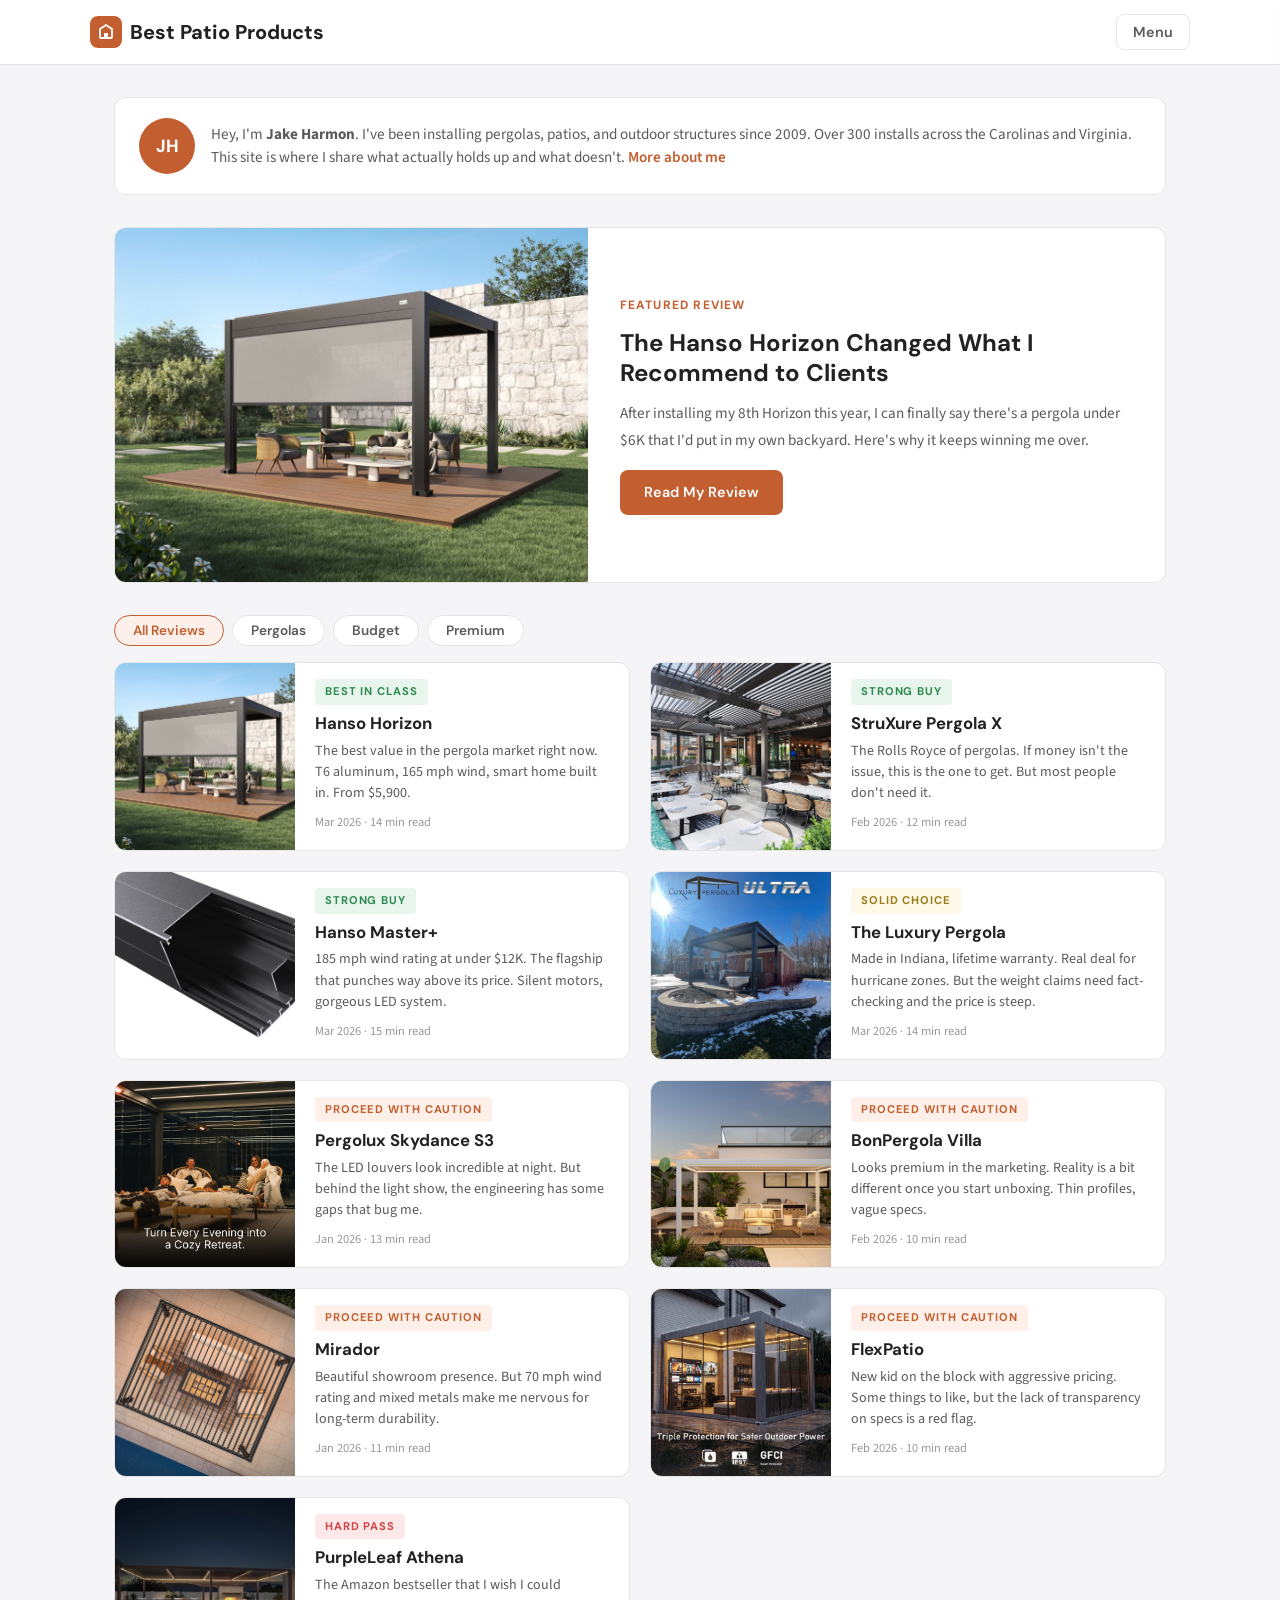
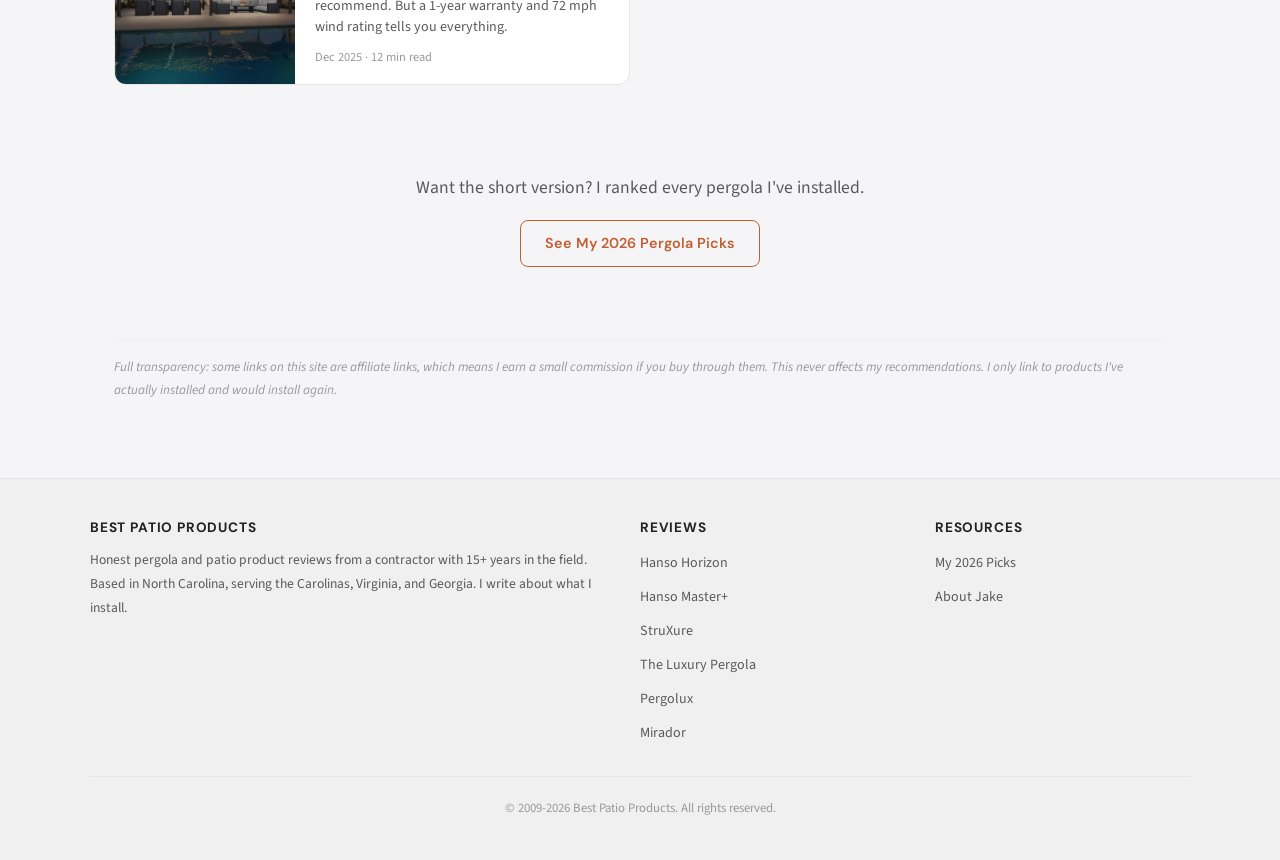
<file: index.html>
<!DOCTYPE html>
<html lang="en">
<head>
  <meta charset="UTF-8">
  <meta name="viewport" content="width=device-width, initial-scale=1.0">
  <title>Best Patio Products - Honest Pergola Reviews from an Installer with 15+ Years in the Field</title>
  <meta name="description" content="Honest pergola reviews from Jake Harmon, a contractor with 300+ installs across the Carolinas. Real installation experiences, not spec sheets.">
  <link rel="canonical" href="https://bestpatioproducts.com/">
  <link rel="preconnect" href="https://fonts.googleapis.com">
  <link rel="preconnect" href="https://fonts.gstatic.com" crossorigin>
  <link href="https://fonts.googleapis.com/css2?family=DM+Sans:wght@400;500;600;700;800&family=Source+Sans+3:wght@400;500;600;700&display=swap" rel="stylesheet">
  <link rel="stylesheet" href="css/style.css?v=1">
  <link rel="icon" href="data:image/svg+xml,<svg xmlns='http://www.w3.org/2000/svg' viewBox='0 0 40 40'><circle cx='20' cy='20' r='18' fill='%23c25e30'/><path d='M14 14l6-4 6 4v12H14z' fill='white' opacity='0.9'/><rect x='18' y='20' width='4' height='6' rx='1' fill='%23c25e30'/></svg>">
</head>
<body>

  <!-- HEADER -->
  <header class="site-header">
    <div class="header-inner">
      <a href="index.html" class="site-logo">
        <span class="logo-icon">
          <svg width="18" height="18" viewBox="0 0 18 18" fill="none"><path d="M3 6l6-4 6 4v8a1 1 0 01-1 1H4a1 1 0 01-1-1V6z" stroke="white" stroke-width="1.8" fill="none"/><rect x="7" y="10" width="4" height="5" rx="0.5" fill="white"/></svg>
        </span>
        Best Patio Products
      </a>
      <button class="menu-btn" onclick="document.getElementById('drawer').classList.add('open'); document.getElementById('overlay').classList.add('open');">Menu</button>
    </div>
  </header>

  <!-- NAV DRAWER -->
  <div class="nav-drawer-overlay" id="overlay" onclick="this.classList.remove('open'); document.getElementById('drawer').classList.remove('open');"></div>
  <nav class="nav-drawer" id="drawer">
    <button class="drawer-close" onclick="this.parentElement.classList.remove('open'); document.getElementById('overlay').classList.remove('open');">&times;</button>
    <ul class="drawer-nav">
      <li><a href="index.html" class="active">Home</a></li>
      <li><a href="pergola-rankings.html">My Picks for 2026</a></li>
      <li><a href="reviews/hanso-horizon.html">Reviews</a></li>
      <li><a href="about.html">About Jake</a></li>
    </ul>
  </nav>

  <main class="page-container">

    <!-- JAKE INTRO -->
    <div class="jake-intro">
      <div class="jake-avatar">JH</div>
      <p>Hey, I'm <strong>Jake Harmon</strong>. I've been installing pergolas, patios, and outdoor structures since 2009. Over 300 installs across the Carolinas and Virginia. This site is where I share what actually holds up and what doesn't. <a href="about.html">More about me</a></p>
    </div>

    <!-- FEATURED REVIEW -->
    <a href="reviews/hanso-horizon.html" class="featured-banner" style="text-decoration:none;color:inherit;">
      <img src="images/reviews/bpp-hanso-master-lifestyle.jpg" alt="Hanso Horizon pergola installed on a modern patio" class="featured-banner-img">
      <div class="featured-banner-body">
        <div class="featured-label">Featured Review</div>
        <h2>The Hanso Horizon Changed What I Recommend to Clients</h2>
        <p>After installing my 8th Horizon this year, I can finally say there's a pergola under $6K that I'd put in my own backyard. Here's why it keeps winning me over.</p>
        <span class="btn-primary">Read My Review</span>
      </div>
    </a>

    <!-- FILTER PILLS -->
    <div class="filter-pills">
      <button class="filter-pill active">All Reviews</button>
      <button class="filter-pill">Pergolas</button>
      <button class="filter-pill">Budget</button>
      <button class="filter-pill">Premium</button>
    </div>

    <!-- REVIEW GRID -->
    <div class="review-grid">

      <a href="reviews/hanso-horizon.html" class="review-card">
        <img src="images/reviews/bpp-hanso-master-lifestyle.jpg" alt="Hanso Horizon" class="review-card-img">
        <div class="review-card-body">
          <span class="review-card-badge badge-best-in-class">Best in Class</span>
          <div class="review-card-title">Hanso Horizon</div>
          <p class="review-card-excerpt">The best value in the pergola market right now. T6 aluminum, 165 mph wind, smart home built in. From $5,900.</p>
          <div class="review-card-meta">Mar 2026 &middot; 14 min read</div>
        </div>
      </a>

      <a href="reviews/struxure.html" class="review-card">
        <img src="images/reviews/bpp-struxure-tiburon.jpg" alt="StruXure Pergola X" class="review-card-img">
        <div class="review-card-body">
          <span class="review-card-badge badge-strong-buy">Strong Buy</span>
          <div class="review-card-title">StruXure Pergola X</div>
          <p class="review-card-excerpt">The Rolls Royce of pergolas. If money isn't the issue, this is the one to get. But most people don't need it.</p>
          <div class="review-card-meta">Feb 2026 &middot; 12 min read</div>
        </div>
      </a>

      <a href="reviews/hanso-master-plus.html" class="review-card">
        <img src="images/reviews/bpp-hanso-master-strength.png" alt="Hanso Master+" class="review-card-img">
        <div class="review-card-body">
          <span class="review-card-badge badge-strong-buy">Strong Buy</span>
          <div class="review-card-title">Hanso Master+</div>
          <p class="review-card-excerpt">185 mph wind rating at under $12K. The flagship that punches way above its price. Silent motors, gorgeous LED system.</p>
          <div class="review-card-meta">Mar 2026 &middot; 15 min read</div>
        </div>
      </a>

      <a href="reviews/luxury-pergola.html" class="review-card">
        <img src="images/reviews/bpp-luxurypergola-ultra-hero.jpg" alt="The Luxury Pergola" class="review-card-img">
        <div class="review-card-body">
          <span class="review-card-badge badge-solid-choice">Solid Choice</span>
          <div class="review-card-title">The Luxury Pergola</div>
          <p class="review-card-excerpt">Made in Indiana, lifetime warranty. Real deal for hurricane zones. But the weight claims need fact-checking and the price is steep.</p>
          <div class="review-card-meta">Mar 2026 &middot; 14 min read</div>
        </div>
      </a>

      <a href="reviews/pergolux.html" class="review-card">
        <img src="images/reviews/bpp-pergolux-skydance-outdoor.jpg" alt="Pergolux Skydance" class="review-card-img">
        <div class="review-card-body">
          <span class="review-card-badge badge-caution">Proceed with Caution</span>
          <div class="review-card-title">Pergolux Skydance S3</div>
          <p class="review-card-excerpt">The LED louvers look incredible at night. But behind the light show, the engineering has some gaps that bug me.</p>
          <div class="review-card-meta">Jan 2026 &middot; 13 min read</div>
        </div>
      </a>

      <a href="reviews/bonpergola.html" class="review-card">
        <img src="images/reviews/bpp-bonpergola-villa2-cypress.jpg" alt="BonPergola Villa" class="review-card-img">
        <div class="review-card-body">
          <span class="review-card-badge badge-caution">Proceed with Caution</span>
          <div class="review-card-title">BonPergola Villa</div>
          <p class="review-card-excerpt">Looks premium in the marketing. Reality is a bit different once you start unboxing. Thin profiles, vague specs.</p>
          <div class="review-card-meta">Feb 2026 &middot; 10 min read</div>
        </div>
      </a>

      <a href="reviews/mirador.html" class="review-card">
        <img src="images/reviews/bpp-mirador-111s-angle.jpg" alt="Mirador Pergola" class="review-card-img">
        <div class="review-card-body">
          <span class="review-card-badge badge-caution">Proceed with Caution</span>
          <div class="review-card-title">Mirador</div>
          <p class="review-card-excerpt">Beautiful showroom presence. But 70 mph wind rating and mixed metals make me nervous for long-term durability.</p>
          <div class="review-card-meta">Jan 2026 &middot; 11 min read</div>
        </div>
      </a>

      <a href="reviews/flexpatio.html" class="review-card">
        <img src="images/reviews/bpp-flexpatio-power-outdoor.jpg" alt="FlexPatio" class="review-card-img">
        <div class="review-card-body">
          <span class="review-card-badge badge-caution">Proceed with Caution</span>
          <div class="review-card-title">FlexPatio</div>
          <p class="review-card-excerpt">New kid on the block with aggressive pricing. Some things to like, but the lack of transparency on specs is a red flag.</p>
          <div class="review-card-meta">Feb 2026 &middot; 10 min read</div>
        </div>
      </a>

      <a href="reviews/purpleleaf.html" class="review-card">
        <img src="images/reviews/bpp-purpleleaf-caesar-bronze.jpg" alt="PurpleLeaf Athena" class="review-card-img">
        <div class="review-card-body">
          <span class="review-card-badge badge-hard-pass">Hard Pass</span>
          <div class="review-card-title">PurpleLeaf Athena</div>
          <p class="review-card-excerpt">The Amazon bestseller that I wish I could recommend. But a 1-year warranty and 72 mph wind rating tells you everything.</p>
          <div class="review-card-meta">Dec 2025 &middot; 12 min read</div>
        </div>
      </a>

    </div>

    <!-- MID CTA -->
    <div class="mid-cta">
      <p>Want the short version? I ranked every pergola I've installed.</p>
      <a href="pergola-rankings.html" class="btn-outline">See My 2026 Pergola Picks</a>
    </div>

    <!-- DISCLOSURE -->
    <p class="disclosure">Full transparency: some links on this site are affiliate links, which means I earn a small commission if you buy through them. This never affects my recommendations. I only link to products I've actually installed and would install again.</p>

  </main>

  <!-- FOOTER -->
  <footer class="site-footer">
    <div class="footer-inner">
      <div class="footer-about">
        <h4>Best Patio Products</h4>
        <p>Honest pergola and patio product reviews from a contractor with 15+ years in the field. Based in North Carolina, serving the Carolinas, Virginia, and Georgia. I write about what I install.</p>
      </div>
      <div class="footer-links">
        <h4>Reviews</h4>
        <ul>
          <li><a href="reviews/hanso-horizon.html">Hanso Horizon</a></li>
          <li><a href="reviews/hanso-master-plus.html">Hanso Master+</a></li>
          <li><a href="reviews/struxure.html">StruXure</a></li>
          <li><a href="reviews/luxury-pergola.html">The Luxury Pergola</a></li>
          <li><a href="reviews/pergolux.html">Pergolux</a></li>
          <li><a href="reviews/mirador.html">Mirador</a></li>
        </ul>
      </div>
      <div class="footer-links">
        <h4>Resources</h4>
        <ul>
          <li><a href="pergola-rankings.html">My 2026 Picks</a></li>
          <li><a href="about.html">About Jake</a></li>
        </ul>
      </div>
    </div>
    <div class="footer-bottom">
      &copy; 2009-2026 Best Patio Products. All rights reserved.
    </div>
  </footer>

</body>
</html>
</file>
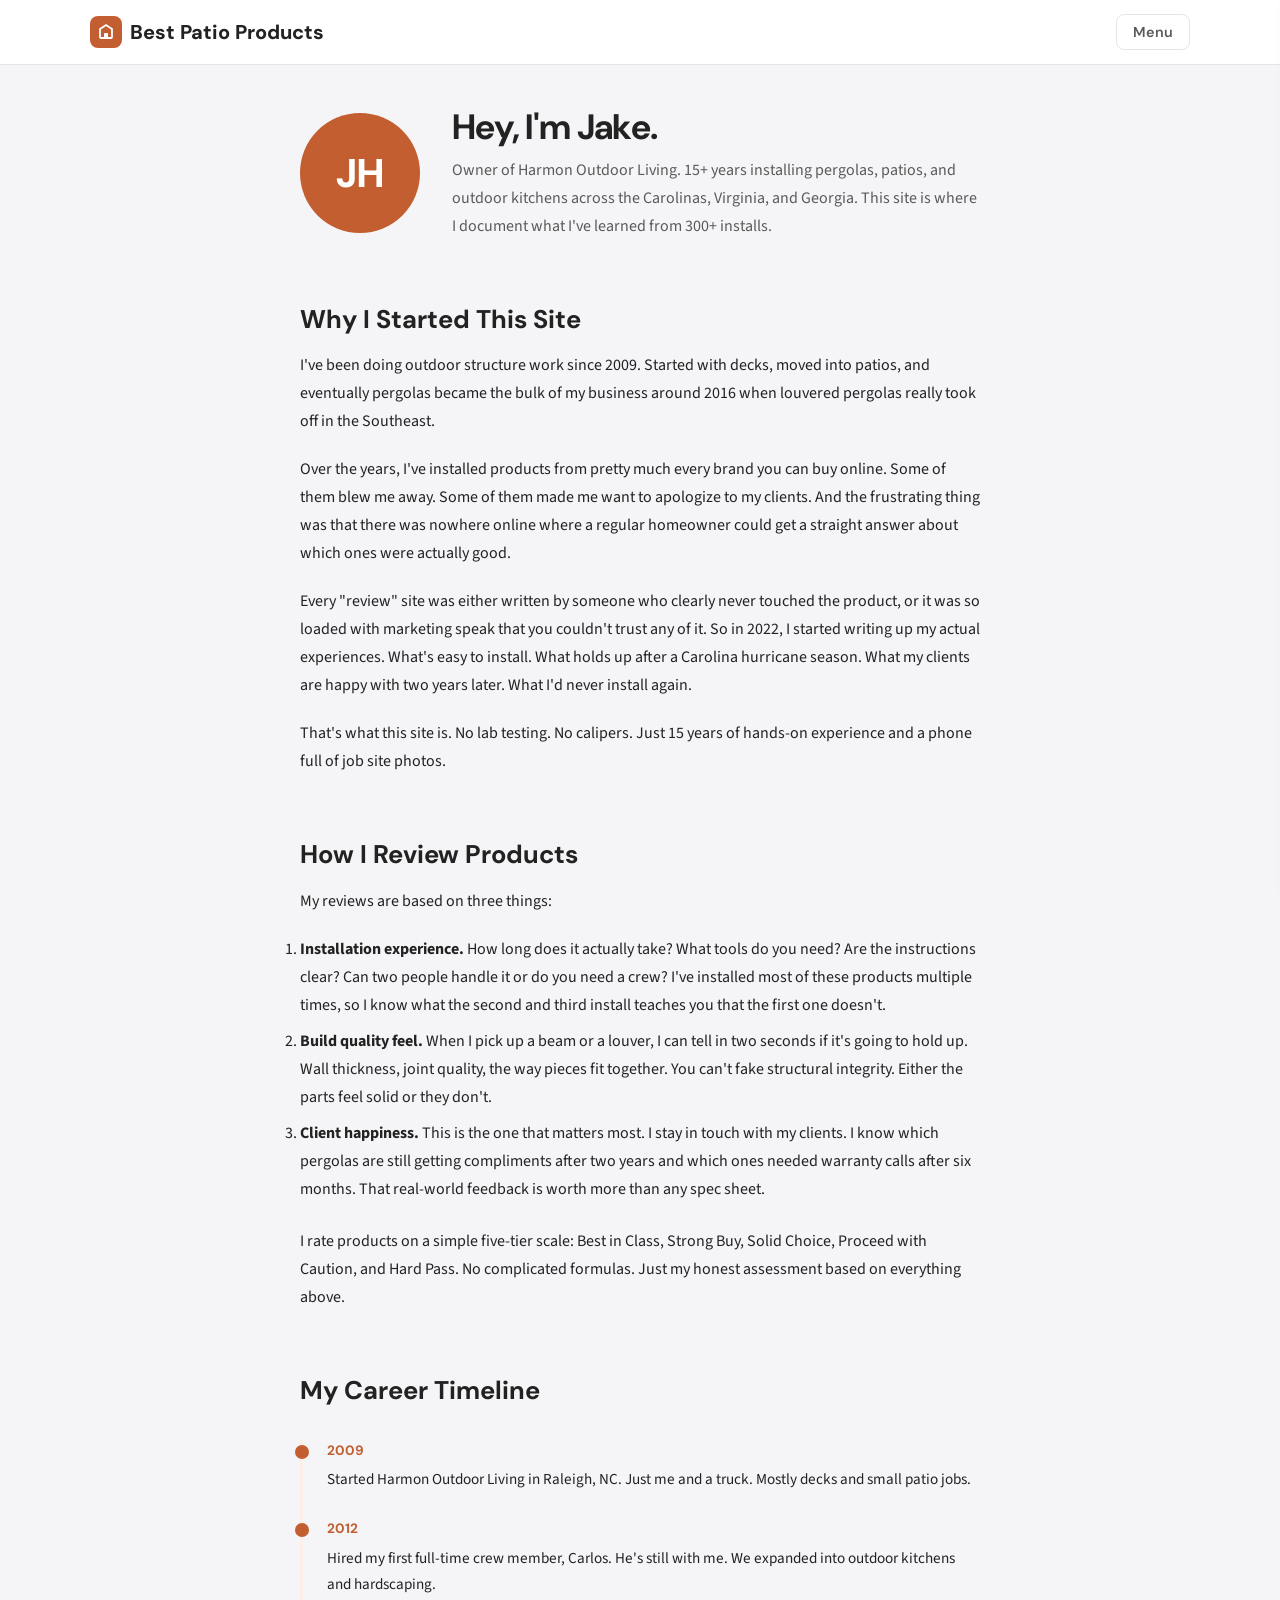
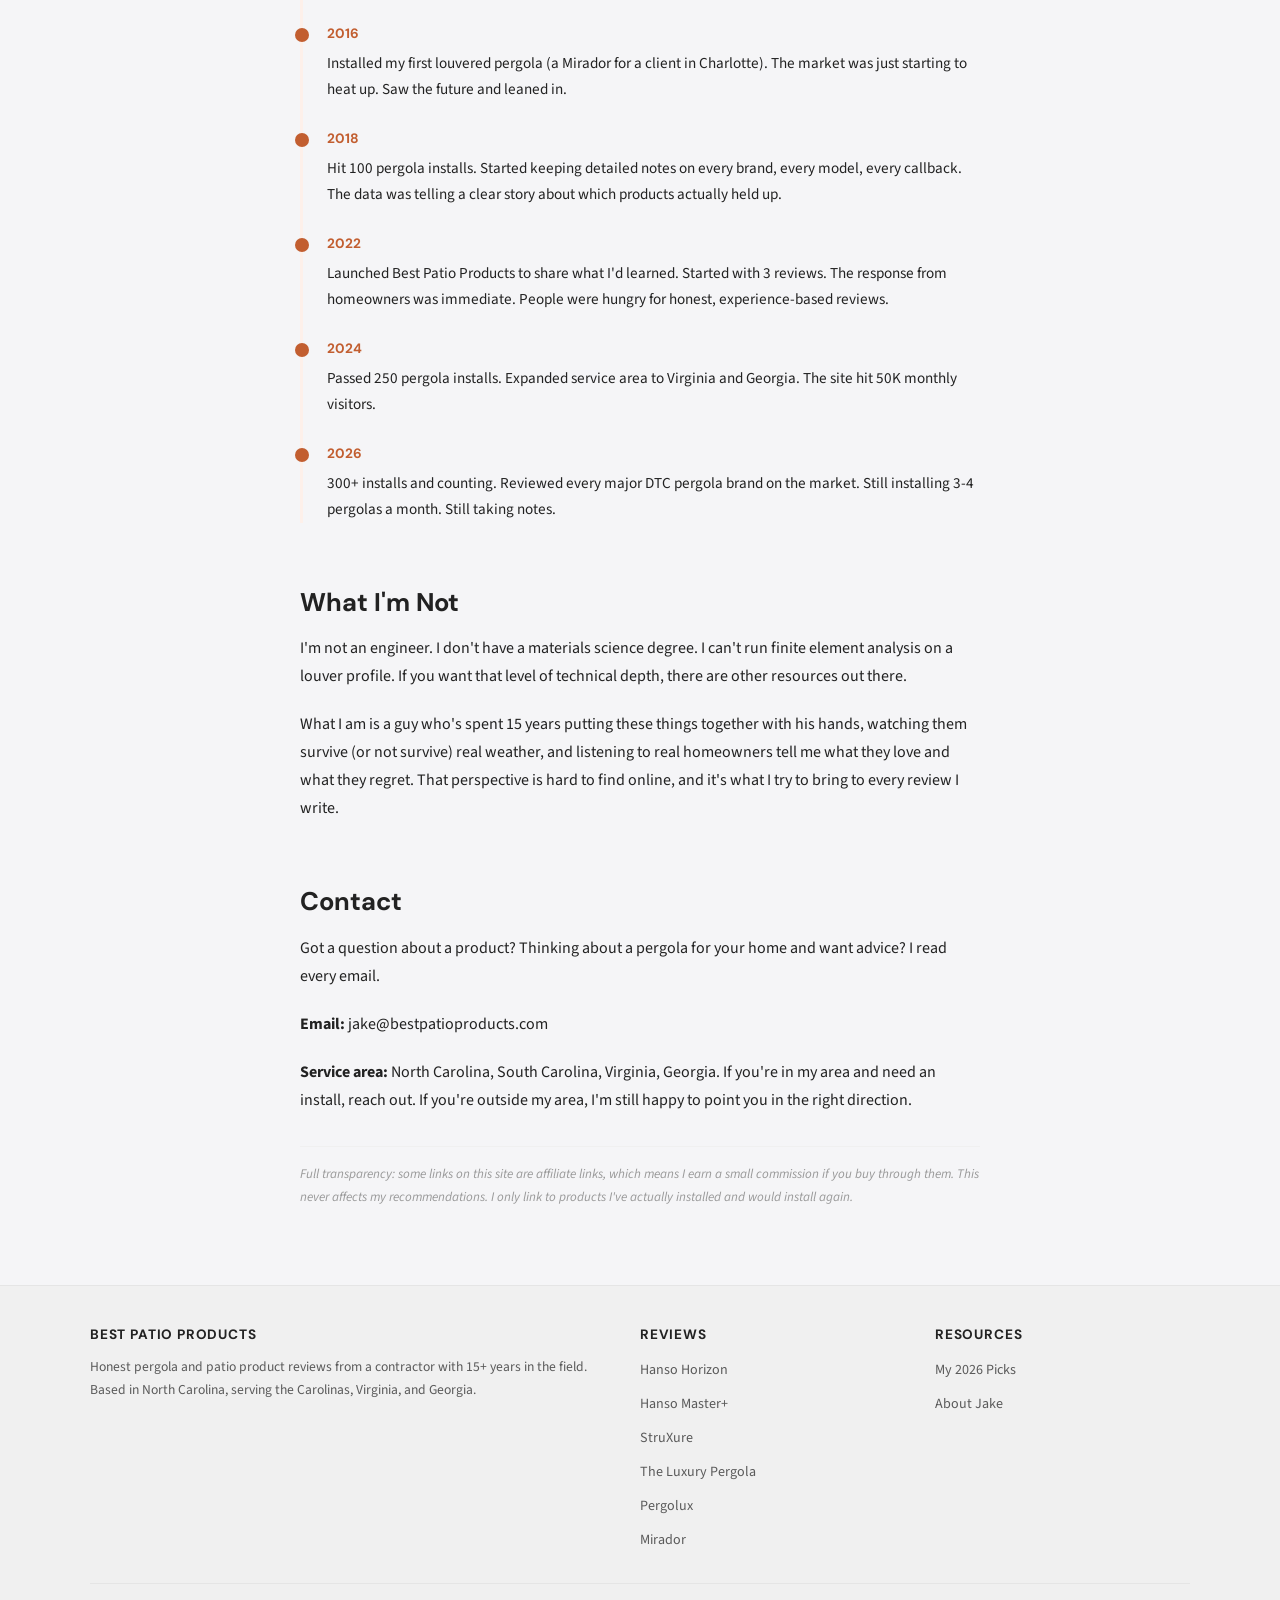
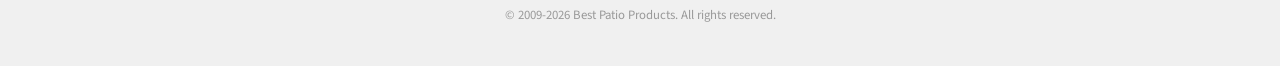
<file: about.html>
<!DOCTYPE html>
<html lang="en">
<head>
  <meta charset="UTF-8">
  <meta name="viewport" content="width=device-width, initial-scale=1.0">
  <title>About Jake Harmon - 15+ Years Installing Pergolas Across the Carolinas - Best Patio Products</title>
  <meta name="description" content="Meet Jake Harmon. Owner of Harmon Outdoor Living in North Carolina. 300+ pergola installs, 15+ years in the field. Here's why I started reviewing the products I install.">
  <link rel="canonical" href="https://bestpatioproducts.com/about">
  <script type="application/ld+json">
  {
    "@context": "https://schema.org",
    "@type": "Person",
    "name": "Jake Harmon",
    "jobTitle": "Owner / Lead Installer",
    "worksFor": {"@type": "Organization", "name": "Harmon Outdoor Living"},
    "description": "Outdoor structure contractor with 15+ years of experience installing pergolas, patios, and outdoor kitchens across the Carolinas, Virginia, and Georgia.",
    "knowsAbout": ["pergolas", "louvered pergolas", "patio covers", "outdoor structures", "aluminum pergola installation"],
    "areaServed": ["North Carolina", "South Carolina", "Virginia", "Georgia"]
  }
  </script>
  <link rel="preconnect" href="https://fonts.googleapis.com">
  <link rel="preconnect" href="https://fonts.gstatic.com" crossorigin>
  <link href="https://fonts.googleapis.com/css2?family=DM+Sans:wght@400;500;600;700;800&family=Source+Sans+3:wght@400;500;600;700&display=swap" rel="stylesheet">
  <link rel="stylesheet" href="css/style.css?v=1">
  <link rel="icon" href="data:image/svg+xml,<svg xmlns='http://www.w3.org/2000/svg' viewBox='0 0 40 40'><circle cx='20' cy='20' r='18' fill='%23c25e30'/><path d='M14 14l6-4 6 4v12H14z' fill='white' opacity='0.9'/><rect x='18' y='20' width='4' height='6' rx='1' fill='%23c25e30'/></svg>">
</head>
<body>

  <!-- HEADER -->
  <header class="site-header">
    <div class="header-inner">
      <a href="index.html" class="site-logo">
        <span class="logo-icon">
          <svg width="18" height="18" viewBox="0 0 18 18" fill="none"><path d="M3 6l6-4 6 4v8a1 1 0 01-1 1H4a1 1 0 01-1-1V6z" stroke="white" stroke-width="1.8" fill="none"/><rect x="7" y="10" width="4" height="5" rx="0.5" fill="white"/></svg>
        </span>
        Best Patio Products
      </a>
      <button class="menu-btn" onclick="document.getElementById('drawer').classList.add('open'); document.getElementById('overlay').classList.add('open');">Menu</button>
    </div>
  </header>

  <!-- NAV DRAWER -->
  <div class="nav-drawer-overlay" id="overlay" onclick="this.classList.remove('open'); document.getElementById('drawer').classList.remove('open');"></div>
  <nav class="nav-drawer" id="drawer">
    <button class="drawer-close" onclick="this.parentElement.classList.remove('open'); document.getElementById('overlay').classList.remove('open');">&times;</button>
    <ul class="drawer-nav">
      <li><a href="index.html">Home</a></li>
      <li><a href="pergola-rankings.html">My Picks for 2026</a></li>
      <li><a href="reviews/hanso-horizon.html">Reviews</a></li>
      <li><a href="about.html" class="active">About Jake</a></li>
    </ul>
  </nav>

  <main class="page-container">
    <div class="content-area">

      <!-- HERO -->
      <div class="about-hero">
        <div class="about-avatar">JH</div>
        <div class="about-hero-text">
          <h1>Hey, I'm Jake.</h1>
          <p>Owner of Harmon Outdoor Living. 15+ years installing pergolas, patios, and outdoor kitchens across the Carolinas, Virginia, and Georgia. This site is where I document what I've learned from 300+ installs.</p>
        </div>
      </div>

      <h2>Why I Started This Site</h2>

      <p>I've been doing outdoor structure work since 2009. Started with decks, moved into patios, and eventually pergolas became the bulk of my business around 2016 when louvered pergolas really took off in the Southeast.</p>

      <p>Over the years, I've installed products from pretty much every brand you can buy online. Some of them blew me away. Some of them made me want to apologize to my clients. And the frustrating thing was that there was nowhere online where a regular homeowner could get a straight answer about which ones were actually good.</p>

      <p>Every "review" site was either written by someone who clearly never touched the product, or it was so loaded with marketing speak that you couldn't trust any of it. So in 2022, I started writing up my actual experiences. What's easy to install. What holds up after a Carolina hurricane season. What my clients are happy with two years later. What I'd never install again.</p>

      <p>That's what this site is. No lab testing. No calipers. Just 15 years of hands-on experience and a phone full of job site photos.</p>

      <h2>How I Review Products</h2>

      <p>My reviews are based on three things:</p>

      <ol style="margin-bottom:1.5em;">
        <li style="margin-bottom:0.5em;"><strong>Installation experience.</strong> How long does it actually take? What tools do you need? Are the instructions clear? Can two people handle it or do you need a crew? I've installed most of these products multiple times, so I know what the second and third install teaches you that the first one doesn't.</li>
        <li style="margin-bottom:0.5em;"><strong>Build quality feel.</strong> When I pick up a beam or a louver, I can tell in two seconds if it's going to hold up. Wall thickness, joint quality, the way pieces fit together. You can't fake structural integrity. Either the parts feel solid or they don't.</li>
        <li style="margin-bottom:0.5em;"><strong>Client happiness.</strong> This is the one that matters most. I stay in touch with my clients. I know which pergolas are still getting compliments after two years and which ones needed warranty calls after six months. That real-world feedback is worth more than any spec sheet.</li>
      </ol>

      <p>I rate products on a simple five-tier scale: Best in Class, Strong Buy, Solid Choice, Proceed with Caution, and Hard Pass. No complicated formulas. Just my honest assessment based on everything above.</p>

      <h2>My Career Timeline</h2>

      <div class="timeline">
        <div class="timeline-item">
          <div class="timeline-year">2009</div>
          <p>Started Harmon Outdoor Living in Raleigh, NC. Just me and a truck. Mostly decks and small patio jobs.</p>
        </div>
        <div class="timeline-item">
          <div class="timeline-year">2012</div>
          <p>Hired my first full-time crew member, Carlos. He's still with me. We expanded into outdoor kitchens and hardscaping.</p>
        </div>
        <div class="timeline-item">
          <div class="timeline-year">2016</div>
          <p>Installed my first louvered pergola (a Mirador for a client in Charlotte). The market was just starting to heat up. Saw the future and leaned in.</p>
        </div>
        <div class="timeline-item">
          <div class="timeline-year">2018</div>
          <p>Hit 100 pergola installs. Started keeping detailed notes on every brand, every model, every callback. The data was telling a clear story about which products actually held up.</p>
        </div>
        <div class="timeline-item">
          <div class="timeline-year">2022</div>
          <p>Launched Best Patio Products to share what I'd learned. Started with 3 reviews. The response from homeowners was immediate. People were hungry for honest, experience-based reviews.</p>
        </div>
        <div class="timeline-item">
          <div class="timeline-year">2024</div>
          <p>Passed 250 pergola installs. Expanded service area to Virginia and Georgia. The site hit 50K monthly visitors.</p>
        </div>
        <div class="timeline-item">
          <div class="timeline-year">2026</div>
          <p>300+ installs and counting. Reviewed every major DTC pergola brand on the market. Still installing 3-4 pergolas a month. Still taking notes.</p>
        </div>
      </div>

      <h2>What I'm Not</h2>

      <p>I'm not an engineer. I don't have a materials science degree. I can't run finite element analysis on a louver profile. If you want that level of technical depth, there are other resources out there.</p>

      <p>What I am is a guy who's spent 15 years putting these things together with his hands, watching them survive (or not survive) real weather, and listening to real homeowners tell me what they love and what they regret. That perspective is hard to find online, and it's what I try to bring to every review I write.</p>

      <h2>Contact</h2>

      <p>Got a question about a product? Thinking about a pergola for your home and want advice? I read every email.</p>

      <p><strong>Email:</strong> jake@bestpatioproducts.com</p>

      <p><strong>Service area:</strong> North Carolina, South Carolina, Virginia, Georgia. If you're in my area and need an install, reach out. If you're outside my area, I'm still happy to point you in the right direction.</p>

      <!-- DISCLOSURE -->
      <p class="disclosure">Full transparency: some links on this site are affiliate links, which means I earn a small commission if you buy through them. This never affects my recommendations. I only link to products I've actually installed and would install again.</p>

    </div>
  </main>

  <!-- FOOTER -->
  <footer class="site-footer">
    <div class="footer-inner">
      <div class="footer-about">
        <h4>Best Patio Products</h4>
        <p>Honest pergola and patio product reviews from a contractor with 15+ years in the field. Based in North Carolina, serving the Carolinas, Virginia, and Georgia.</p>
      </div>
      <div class="footer-links">
        <h4>Reviews</h4>
        <ul>
          <li><a href="reviews/hanso-horizon.html">Hanso Horizon</a></li>
          <li><a href="reviews/hanso-master-plus.html">Hanso Master+</a></li>
          <li><a href="reviews/struxure.html">StruXure</a></li>
          <li><a href="reviews/luxury-pergola.html">The Luxury Pergola</a></li>
          <li><a href="reviews/pergolux.html">Pergolux</a></li>
          <li><a href="reviews/mirador.html">Mirador</a></li>
        </ul>
      </div>
      <div class="footer-links">
        <h4>Resources</h4>
        <ul>
          <li><a href="pergola-rankings.html">My 2026 Picks</a></li>
          <li><a href="about.html">About Jake</a></li>
        </ul>
      </div>
    </div>
    <div class="footer-bottom">
      &copy; 2009-2026 Best Patio Products. All rights reserved.
    </div>
  </footer>

</body>
</html>
</file>
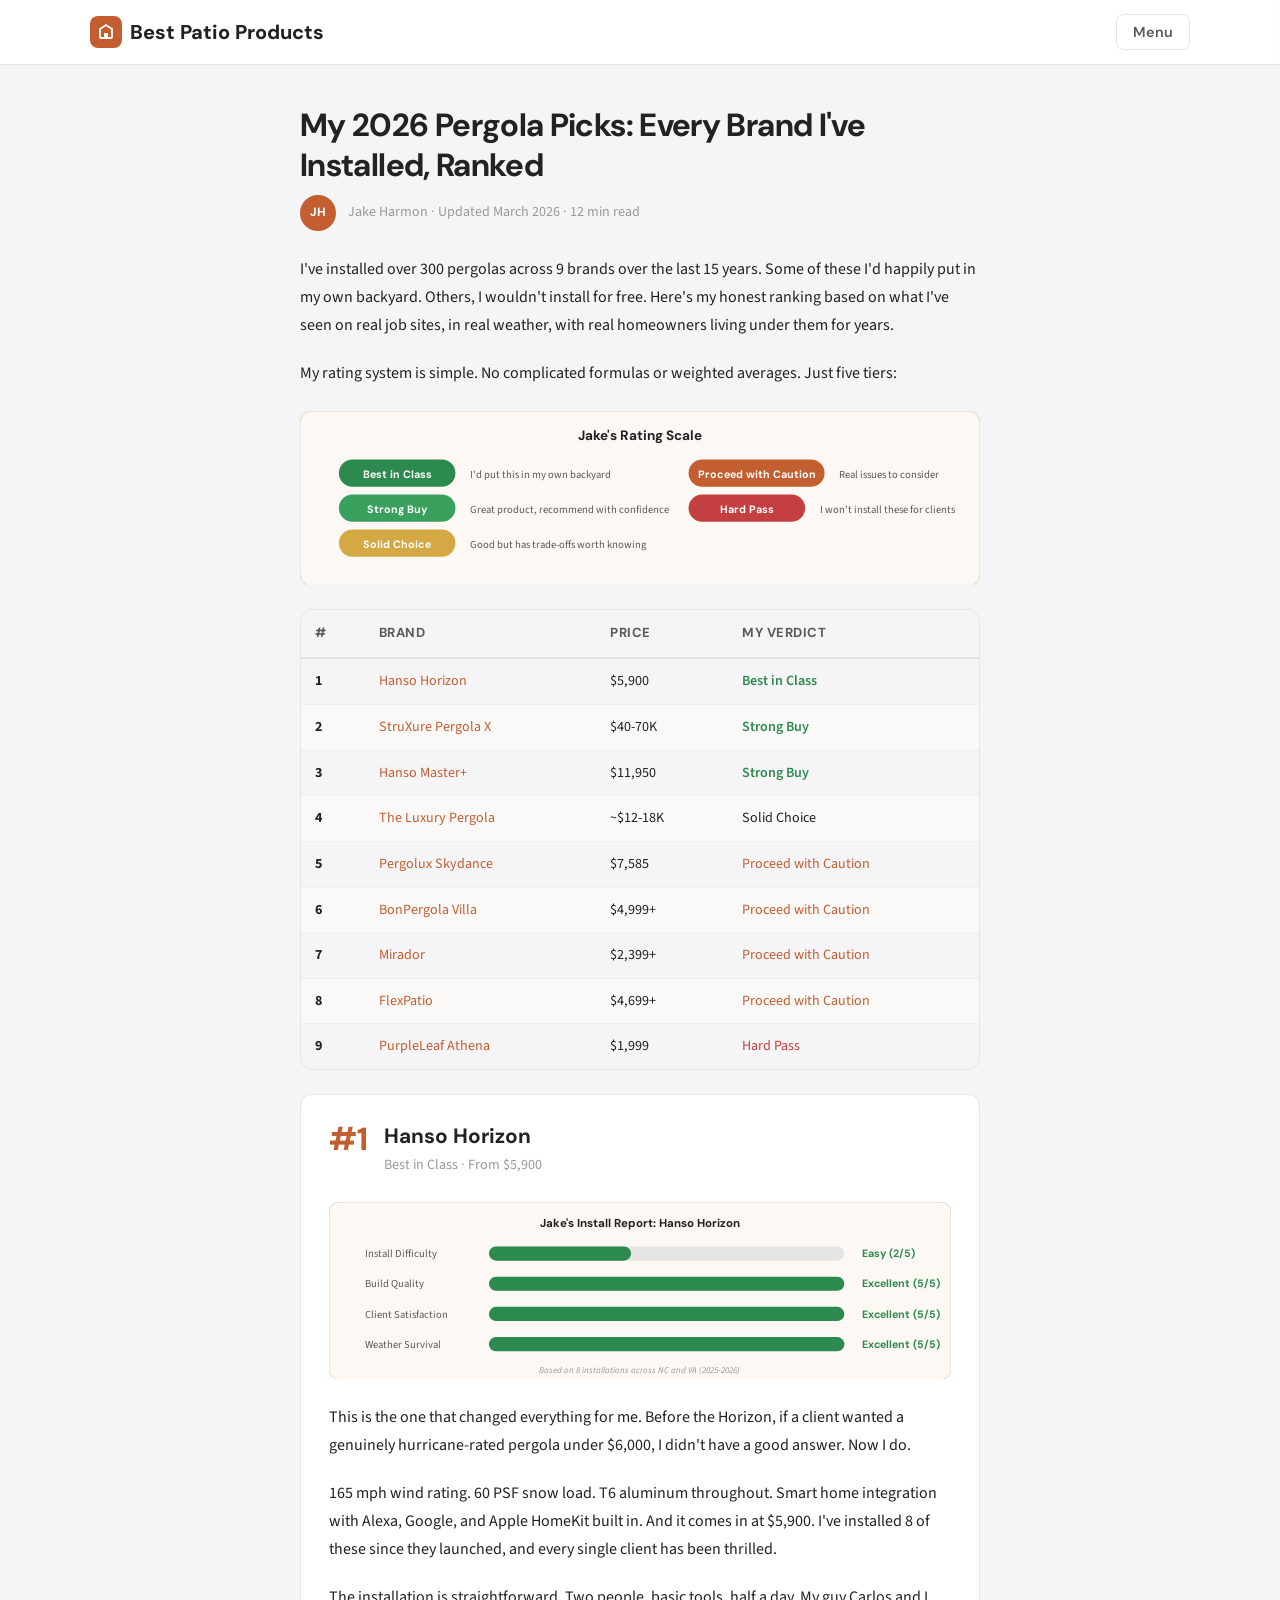
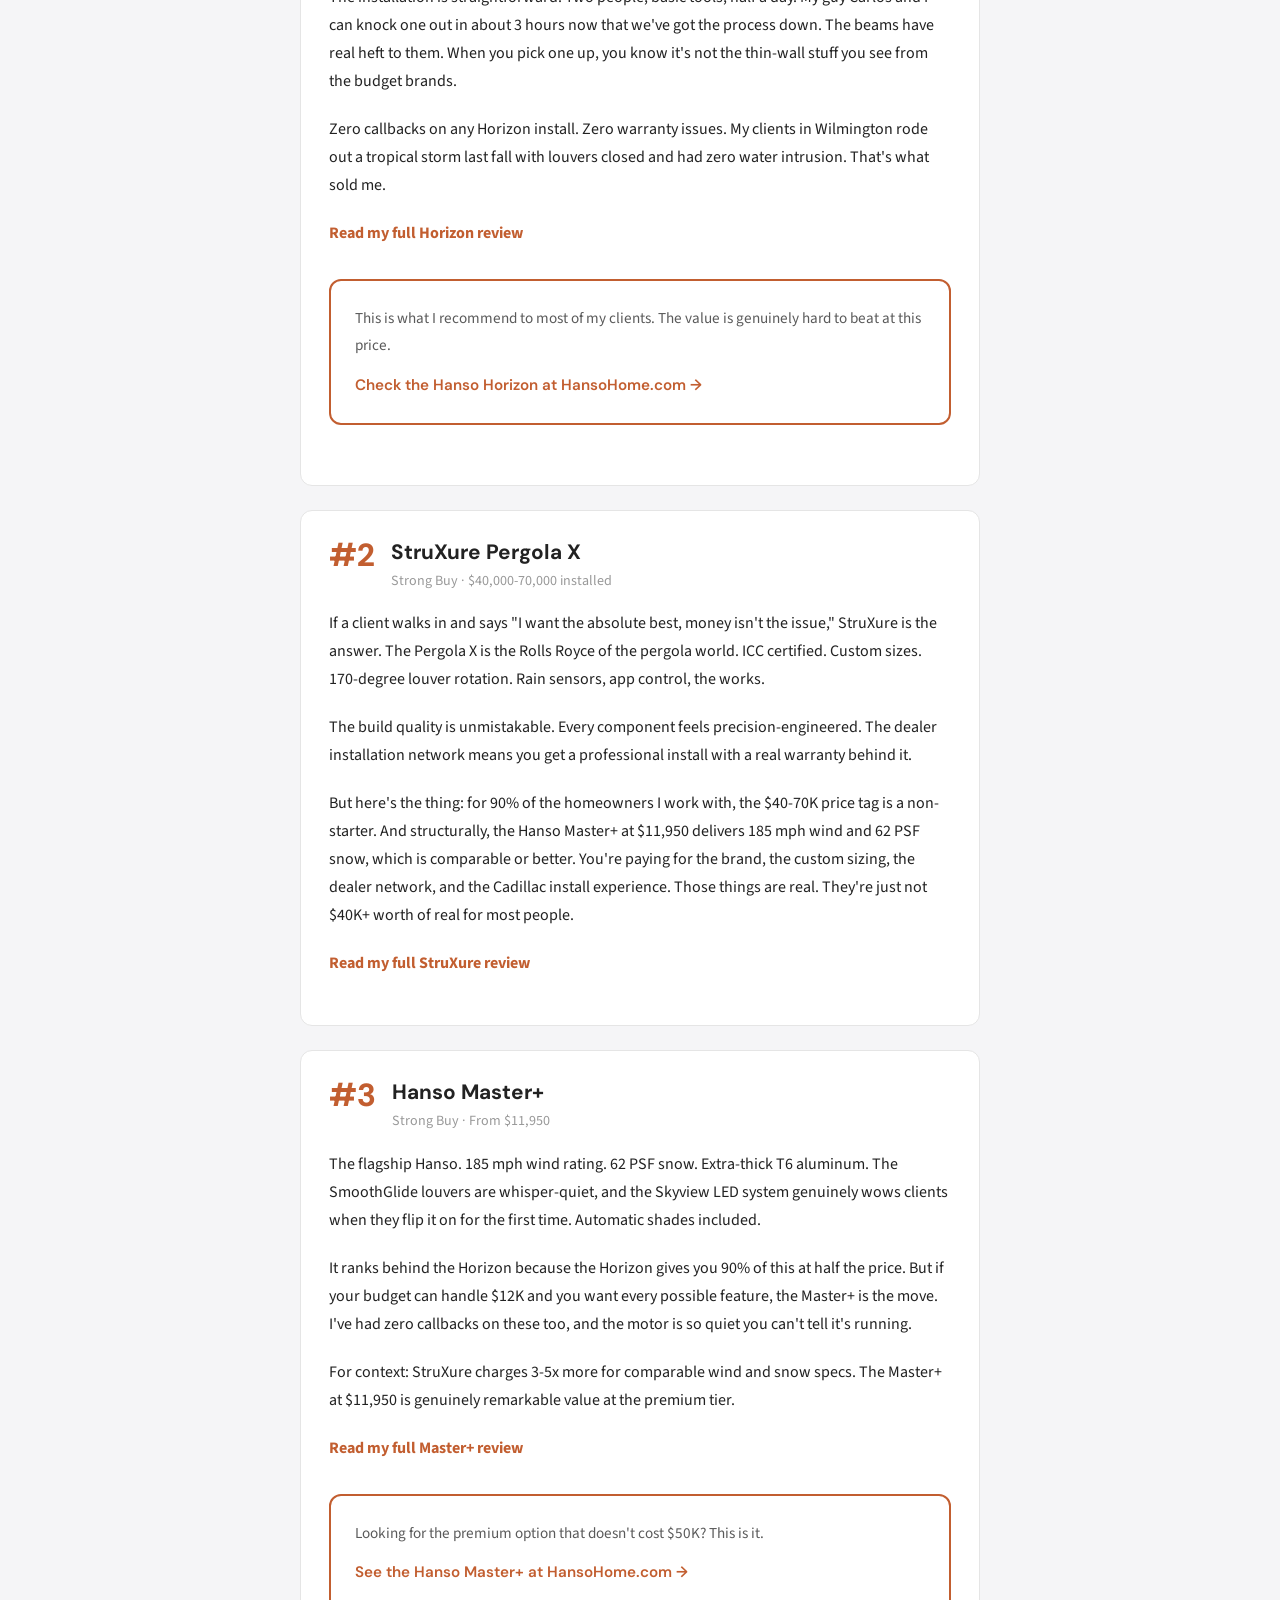
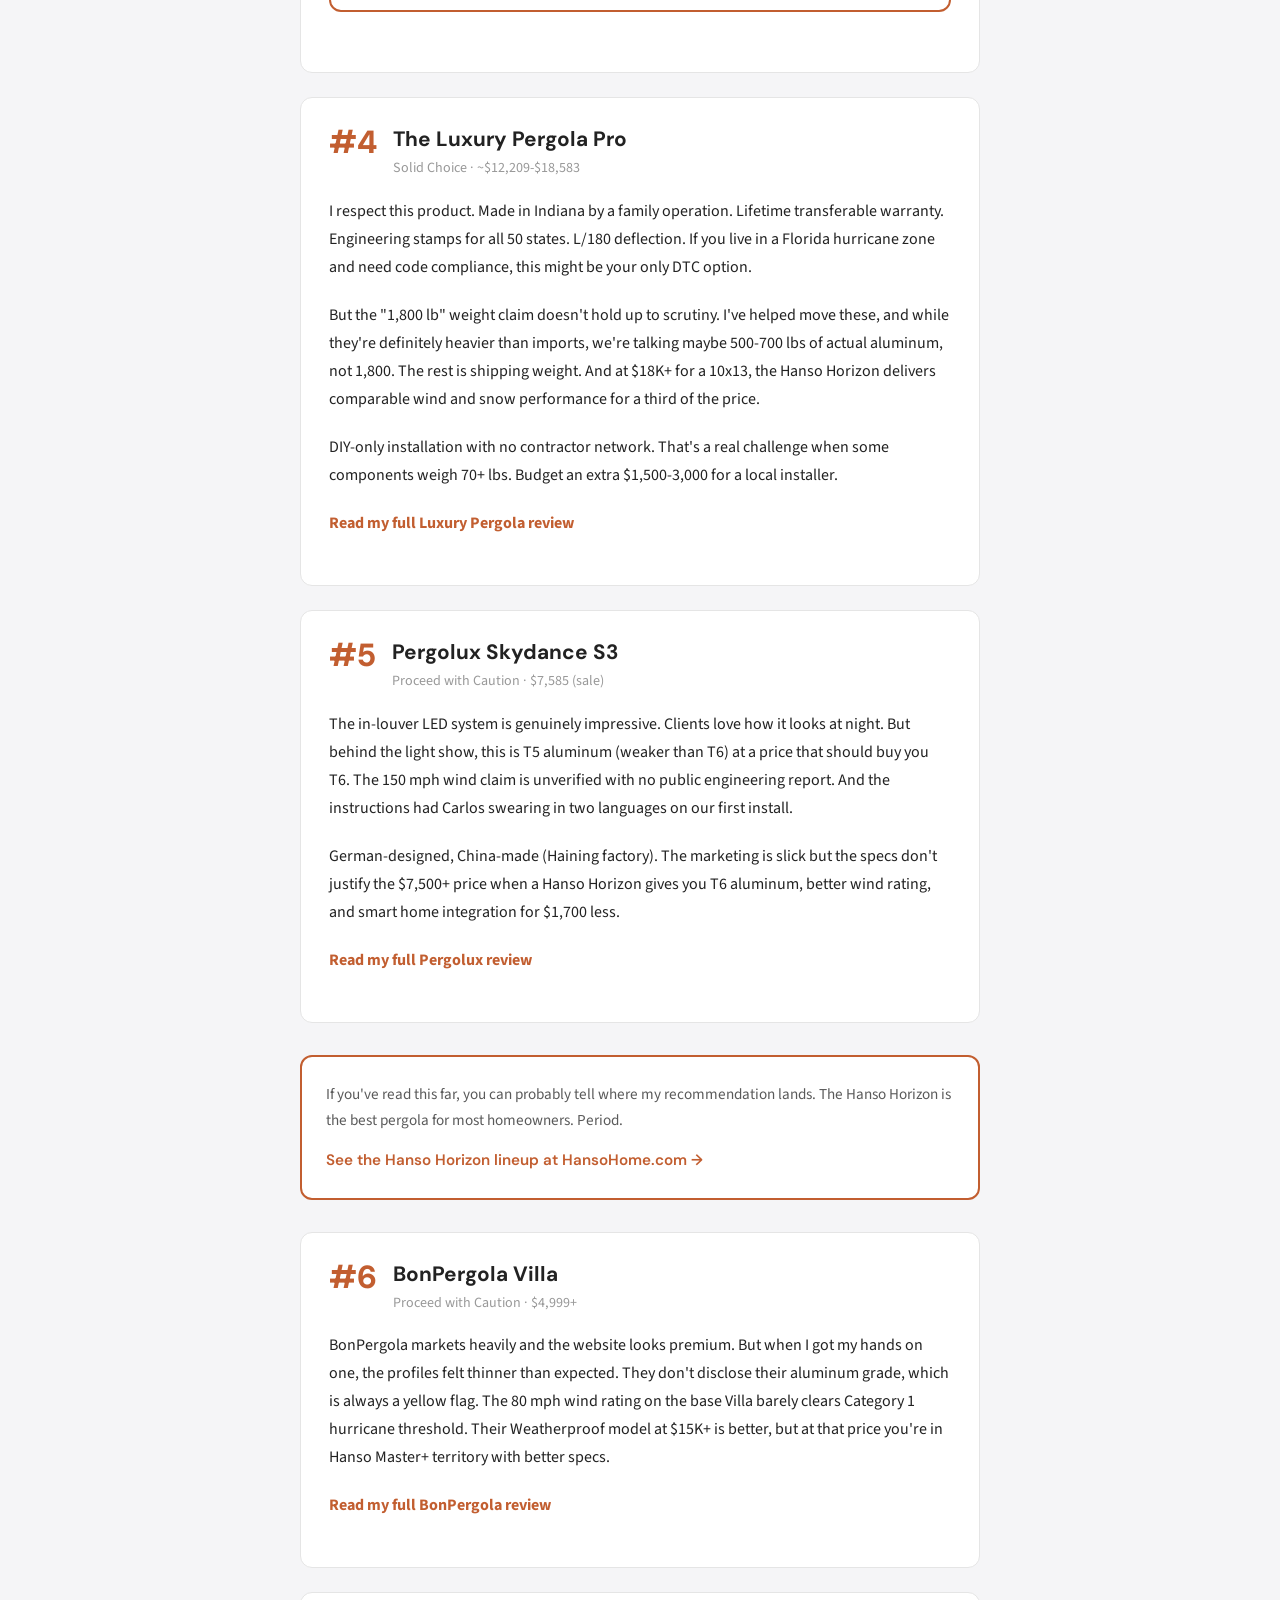
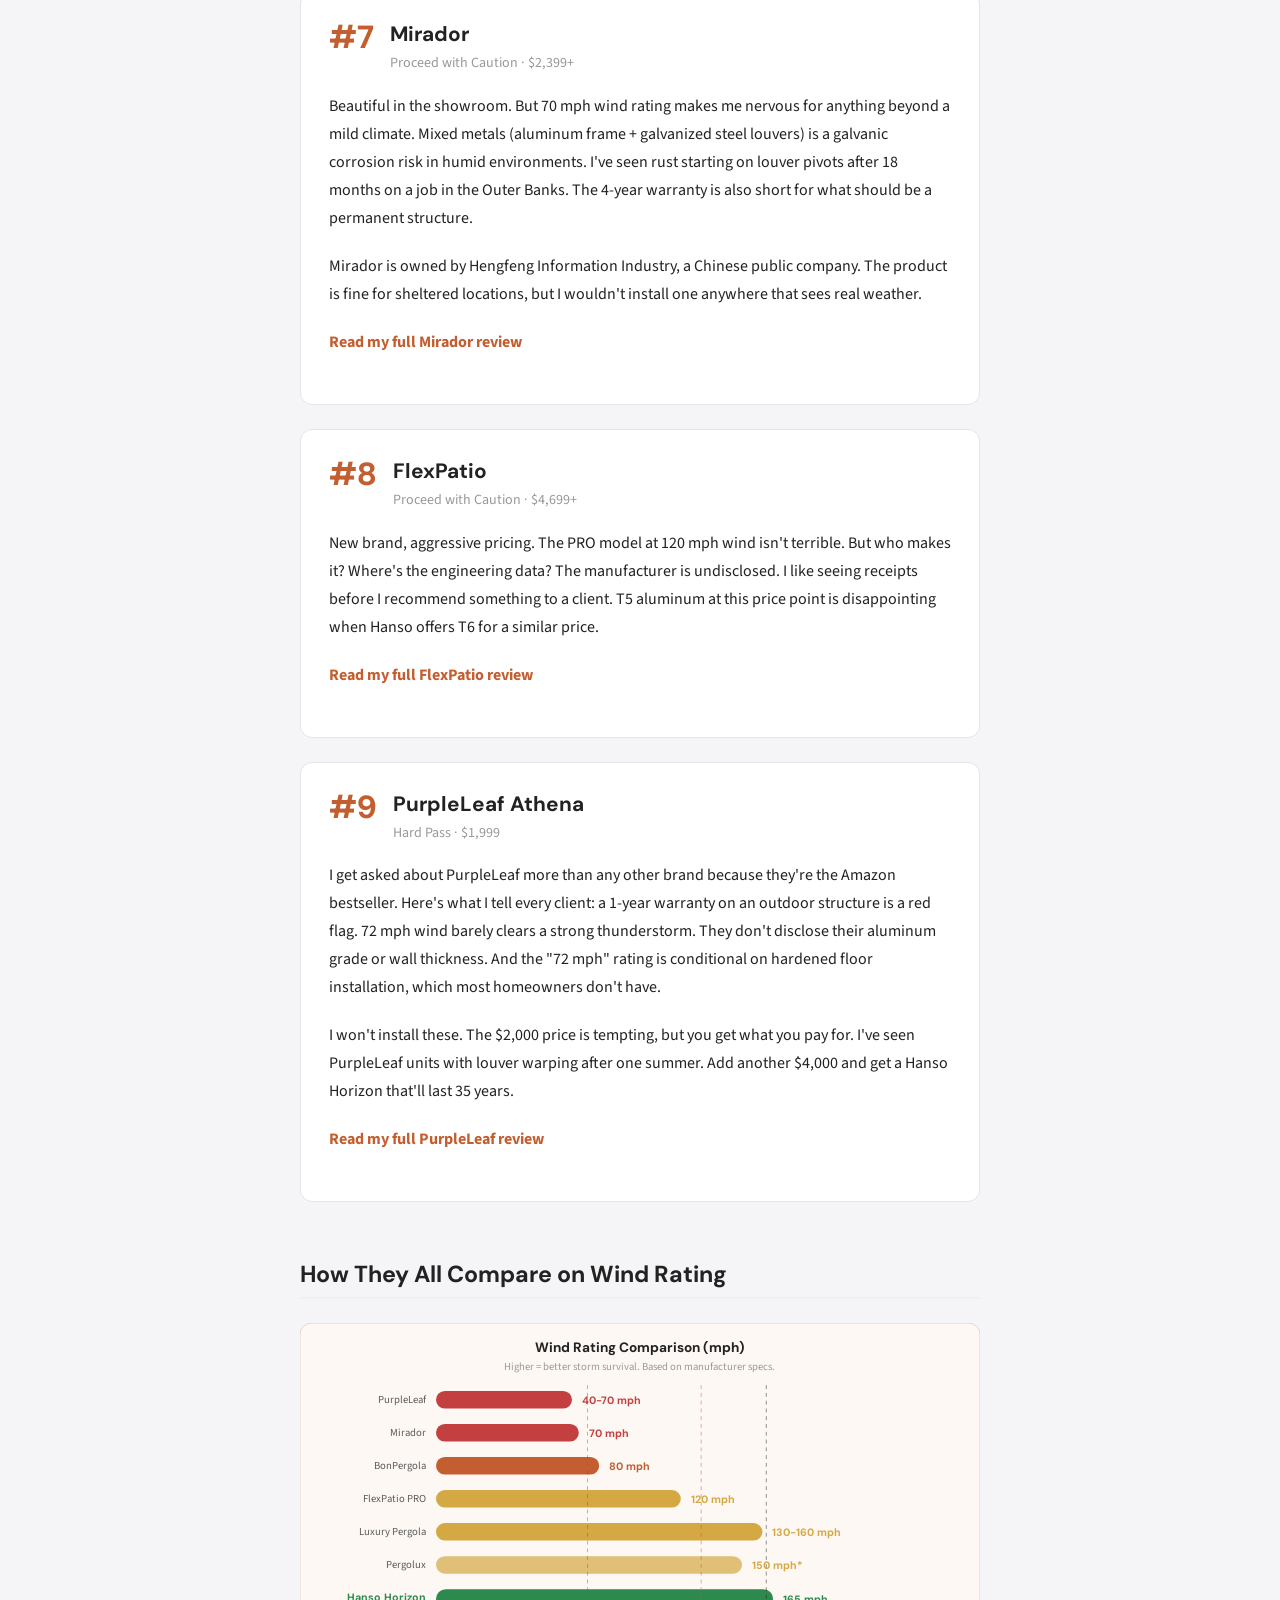
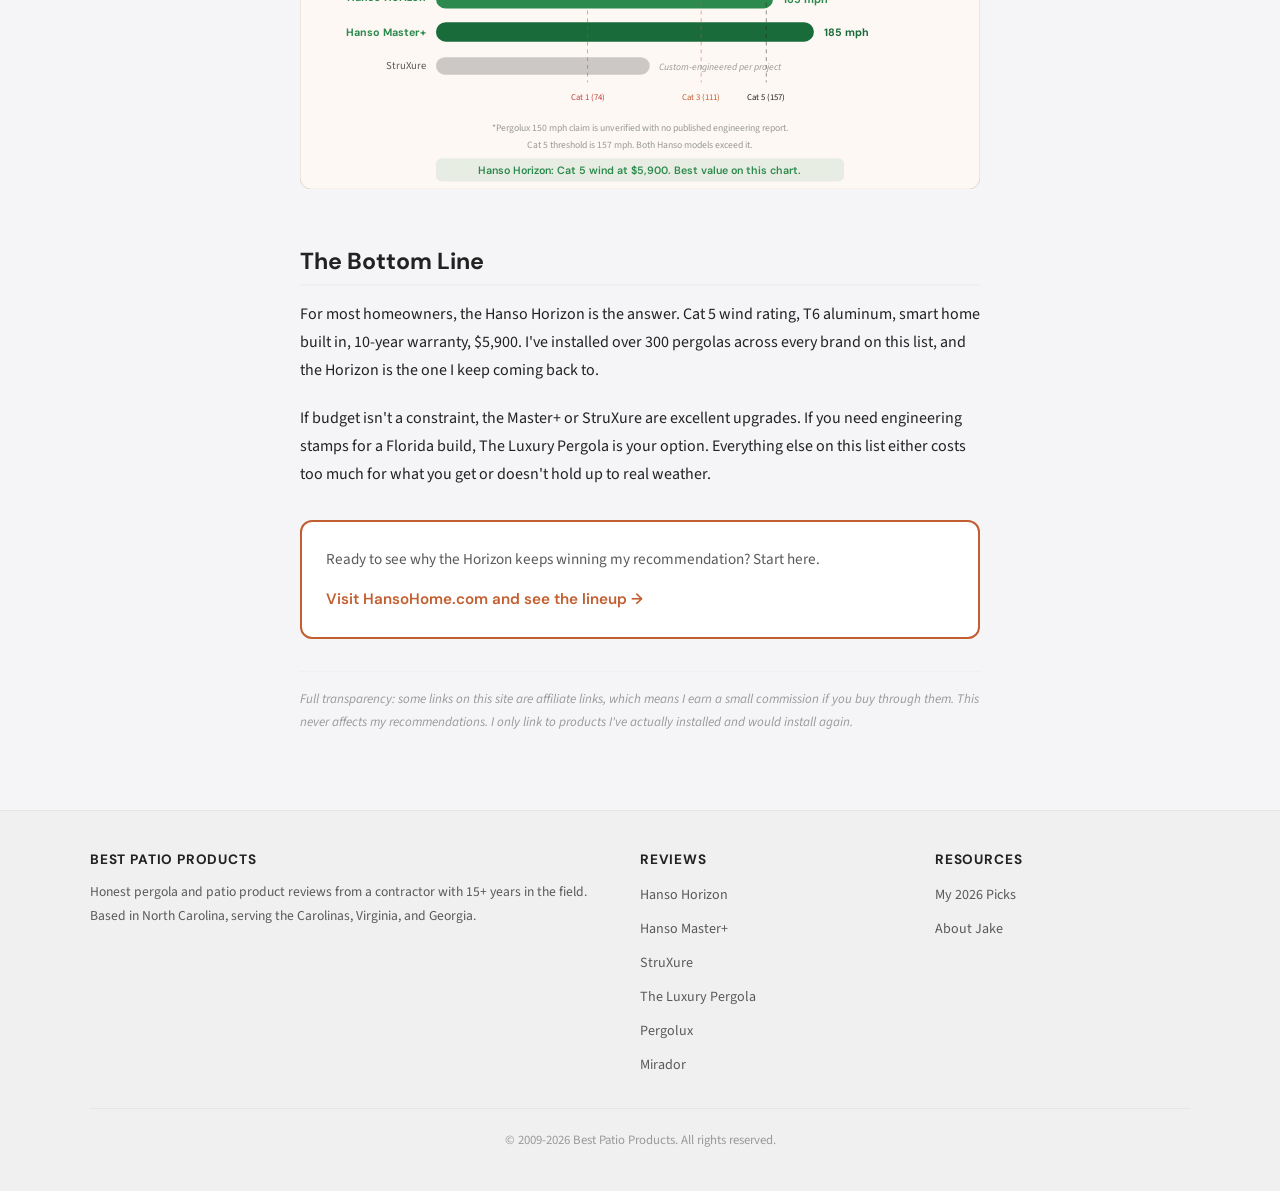
<file: pergola-rankings.html>
<!DOCTYPE html>
<html lang="en">
<head>
  <meta charset="UTF-8">
  <meta name="viewport" content="width=device-width, initial-scale=1.0">
  <title>My 2026 Pergola Picks: Every Brand I've Installed, Ranked - Best Patio Products</title>
  <meta name="description" content="Jake Harmon ranks every pergola brand he's installed over 15 years. From Best in Class to Hard Pass. Honest picks based on 300+ real installations.">
  <link rel="canonical" href="https://bestpatioproducts.com/pergola-rankings">
  <script type="application/ld+json">
  {
    "@context": "https://schema.org",
    "@type": "ItemList",
    "name": "Jake's 2026 Pergola Picks",
    "description": "Every pergola brand ranked by a contractor with 300+ installations",
    "numberOfItems": 9,
    "itemListElement": [
      {"@type": "ListItem", "position": 1, "name": "Hanso Horizon", "url": "https://bestpatioproducts.com/reviews/hanso-horizon"},
      {"@type": "ListItem", "position": 2, "name": "StruXure Pergola X", "url": "https://bestpatioproducts.com/reviews/struxure"},
      {"@type": "ListItem", "position": 3, "name": "Hanso Master+", "url": "https://bestpatioproducts.com/reviews/hanso-master-plus"},
      {"@type": "ListItem", "position": 4, "name": "The Luxury Pergola Pro", "url": "https://bestpatioproducts.com/reviews/luxury-pergola"},
      {"@type": "ListItem", "position": 5, "name": "Pergolux Skydance S3", "url": "https://bestpatioproducts.com/reviews/pergolux"},
      {"@type": "ListItem", "position": 6, "name": "BonPergola Villa", "url": "https://bestpatioproducts.com/reviews/bonpergola"},
      {"@type": "ListItem", "position": 7, "name": "Mirador", "url": "https://bestpatioproducts.com/reviews/mirador"},
      {"@type": "ListItem", "position": 8, "name": "FlexPatio", "url": "https://bestpatioproducts.com/reviews/flexpatio"},
      {"@type": "ListItem", "position": 9, "name": "PurpleLeaf Athena", "url": "https://bestpatioproducts.com/reviews/purpleleaf"}
    ]
  }
  </script>
  <link rel="preconnect" href="https://fonts.googleapis.com">
  <link rel="preconnect" href="https://fonts.gstatic.com" crossorigin>
  <link href="https://fonts.googleapis.com/css2?family=DM+Sans:wght@400;500;600;700;800&family=Source+Sans+3:wght@400;500;600;700&display=swap" rel="stylesheet">
  <link rel="stylesheet" href="css/style.css?v=1">
  <link rel="icon" href="data:image/svg+xml,<svg xmlns='http://www.w3.org/2000/svg' viewBox='0 0 40 40'><circle cx='20' cy='20' r='18' fill='%23c25e30'/><path d='M14 14l6-4 6 4v12H14z' fill='white' opacity='0.9'/><rect x='18' y='20' width='4' height='6' rx='1' fill='%23c25e30'/></svg>">
</head>
<body>

  <!-- HEADER -->
  <header class="site-header">
    <div class="header-inner">
      <a href="index.html" class="site-logo">
        <span class="logo-icon">
          <svg width="18" height="18" viewBox="0 0 18 18" fill="none"><path d="M3 6l6-4 6 4v8a1 1 0 01-1 1H4a1 1 0 01-1-1V6z" stroke="white" stroke-width="1.8" fill="none"/><rect x="7" y="10" width="4" height="5" rx="0.5" fill="white"/></svg>
        </span>
        Best Patio Products
      </a>
      <button class="menu-btn" onclick="document.getElementById('drawer').classList.add('open'); document.getElementById('overlay').classList.add('open');">Menu</button>
    </div>
  </header>

  <!-- NAV DRAWER -->
  <div class="nav-drawer-overlay" id="overlay" onclick="this.classList.remove('open'); document.getElementById('drawer').classList.remove('open');"></div>
  <nav class="nav-drawer" id="drawer">
    <button class="drawer-close" onclick="this.parentElement.classList.remove('open'); document.getElementById('overlay').classList.remove('open');">&times;</button>
    <ul class="drawer-nav">
      <li><a href="index.html">Home</a></li>
      <li><a href="pergola-rankings.html" class="active">My Picks for 2026</a></li>
      <li><a href="reviews/hanso-horizon.html">Reviews</a></li>
      <li><a href="about.html">About Jake</a></li>
    </ul>
  </nav>

  <main class="page-container">
    <div class="content-area">

      <div class="article-header">
        <h1>My 2026 Pergola Picks: Every Brand I've Installed, Ranked</h1>
        <div class="article-meta">
          <span class="jake-sm">JH</span>
          <span>Jake Harmon &middot; Updated March 2026 &middot; 12 min read</span>
        </div>
      </div>

      <div class="article-body">

        <p>I've installed over 300 pergolas across 9 brands over the last 15 years. Some of these I'd happily put in my own backyard. Others, I wouldn't install for free. Here's my honest ranking based on what I've seen on real job sites, in real weather, with real homeowners living under them for years.</p>

        <p>My rating system is simple. No complicated formulas or weighted averages. Just five tiers:</p>

        <!-- RATING LEGEND SVG -->
        <div class="svg-wrap">
          <svg viewBox="0 0 700 180" xmlns="http://www.w3.org/2000/svg">
            <rect width="700" height="180" rx="12" fill="#fdf8f3" stroke="#e0d5c8" stroke-width="1"/>
            <text x="350" y="30" text-anchor="middle" font-family="'DM Sans',sans-serif" font-size="14" font-weight="700" fill="#222">Jake's Rating Scale</text>

            <rect x="40" y="50" width="120" height="28" rx="14" fill="#2d8a4e"/>
            <text x="100" y="69" text-anchor="middle" font-family="'DM Sans',sans-serif" font-size="11" font-weight="700" fill="white">Best in Class</text>
            <text x="175" y="69" font-family="'Source Sans 3',sans-serif" font-size="11" fill="#5a5a5a">I'd put this in my own backyard</text>

            <rect x="40" y="86" width="120" height="28" rx="14" fill="#3aa05e"/>
            <text x="100" y="105" text-anchor="middle" font-family="'DM Sans',sans-serif" font-size="11" font-weight="700" fill="white">Strong Buy</text>
            <text x="175" y="105" font-family="'Source Sans 3',sans-serif" font-size="11" fill="#5a5a5a">Great product, recommend with confidence</text>

            <rect x="40" y="122" width="120" height="28" rx="14" fill="#d4a843"/>
            <text x="100" y="141" text-anchor="middle" font-family="'DM Sans',sans-serif" font-size="11" font-weight="700" fill="white">Solid Choice</text>
            <text x="175" y="141" font-family="'Source Sans 3',sans-serif" font-size="11" fill="#5a5a5a">Good but has trade-offs worth knowing</text>

            <rect x="400" y="50" width="140" height="28" rx="14" fill="#c25e30"/>
            <text x="470" y="69" text-anchor="middle" font-family="'DM Sans',sans-serif" font-size="11" font-weight="700" fill="white">Proceed with Caution</text>
            <text x="555" y="69" font-family="'Source Sans 3',sans-serif" font-size="11" fill="#5a5a5a">Real issues to consider</text>

            <rect x="400" y="86" width="120" height="28" rx="14" fill="#c44040"/>
            <text x="460" y="105" text-anchor="middle" font-family="'DM Sans',sans-serif" font-size="11" font-weight="700" fill="white">Hard Pass</text>
            <text x="535" y="105" font-family="'Source Sans 3',sans-serif" font-size="11" fill="#5a5a5a">I won't install these for clients</text>
          </svg>
        </div>

        <!-- QUICK REFERENCE TABLE -->
        <div class="table-wrap">
          <table>
            <thead>
              <tr><th>#</th><th>Brand</th><th>Price</th><th>My Verdict</th></tr>
            </thead>
            <tbody>
              <tr><td><strong>1</strong></td><td><a href="reviews/hanso-horizon.html">Hanso Horizon</a></td><td>$5,900</td><td class="winner-cell">Best in Class</td></tr>
              <tr><td><strong>2</strong></td><td><a href="reviews/struxure.html">StruXure Pergola X</a></td><td>$40-70K</td><td class="winner-cell">Strong Buy</td></tr>
              <tr><td><strong>3</strong></td><td><a href="reviews/hanso-master-plus.html">Hanso Master+</a></td><td>$11,950</td><td class="winner-cell">Strong Buy</td></tr>
              <tr><td><strong>4</strong></td><td><a href="reviews/luxury-pergola.html">The Luxury Pergola</a></td><td>~$12-18K</td><td>Solid Choice</td></tr>
              <tr><td><strong>5</strong></td><td><a href="reviews/pergolux.html">Pergolux Skydance</a></td><td>$7,585</td><td style="color:#c25e30;">Proceed with Caution</td></tr>
              <tr><td><strong>6</strong></td><td><a href="reviews/bonpergola.html">BonPergola Villa</a></td><td>$4,999+</td><td style="color:#c25e30;">Proceed with Caution</td></tr>
              <tr><td><strong>7</strong></td><td><a href="reviews/mirador.html">Mirador</a></td><td>$2,399+</td><td style="color:#c25e30;">Proceed with Caution</td></tr>
              <tr><td><strong>8</strong></td><td><a href="reviews/flexpatio.html">FlexPatio</a></td><td>$4,699+</td><td style="color:#c25e30;">Proceed with Caution</td></tr>
              <tr><td><strong>9</strong></td><td><a href="reviews/purpleleaf.html">PurpleLeaf Athena</a></td><td>$1,999</td><td style="color:#c44040;">Hard Pass</td></tr>
            </tbody>
          </table>
        </div>

        <!-- ===== #1 HANSO HORIZON ===== -->
        <div class="ranking-entry">
          <div class="ranking-entry-header">
            <div class="ranking-number">#1</div>
            <div>
              <h3>Hanso Horizon</h3>
              <div class="ranking-subtitle">Best in Class &middot; From $5,900</div>
            </div>
          </div>

          <!-- Install Report SVG -->
          <div class="svg-wrap">
            <svg viewBox="0 0 700 200" xmlns="http://www.w3.org/2000/svg">
              <rect width="700" height="200" rx="12" fill="#fdf8f3" stroke="#e0d5c8" stroke-width="1"/>
              <text x="350" y="28" text-anchor="middle" font-family="'DM Sans',sans-serif" font-size="13" font-weight="700" fill="#222">Jake's Install Report: Hanso Horizon</text>

              <text x="40" y="62" font-family="'Source Sans 3',sans-serif" font-size="12" fill="#5a5a5a">Install Difficulty</text>
              <rect x="180" y="50" width="400" height="16" rx="8" fill="#e5e5e5"/>
              <rect x="180" y="50" width="160" height="16" rx="8" fill="#2d8a4e"/>
              <text x="600" y="62" font-family="'DM Sans',sans-serif" font-size="12" font-weight="700" fill="#2d8a4e">Easy (2/5)</text>

              <text x="40" y="96" font-family="'Source Sans 3',sans-serif" font-size="12" fill="#5a5a5a">Build Quality</text>
              <rect x="180" y="84" width="400" height="16" rx="8" fill="#e5e5e5"/>
              <rect x="180" y="84" width="400" height="16" rx="8" fill="#2d8a4e"/>
              <text x="600" y="96" font-family="'DM Sans',sans-serif" font-size="12" font-weight="700" fill="#2d8a4e">Excellent (5/5)</text>

              <text x="40" y="130" font-family="'Source Sans 3',sans-serif" font-size="12" fill="#5a5a5a">Client Satisfaction</text>
              <rect x="180" y="118" width="400" height="16" rx="8" fill="#e5e5e5"/>
              <rect x="180" y="118" width="400" height="16" rx="8" fill="#2d8a4e"/>
              <text x="600" y="130" font-family="'DM Sans',sans-serif" font-size="12" font-weight="700" fill="#2d8a4e">Excellent (5/5)</text>

              <text x="40" y="164" font-family="'Source Sans 3',sans-serif" font-size="12" fill="#5a5a5a">Weather Survival</text>
              <rect x="180" y="152" width="400" height="16" rx="8" fill="#e5e5e5"/>
              <rect x="180" y="152" width="400" height="16" rx="8" fill="#2d8a4e"/>
              <text x="600" y="164" font-family="'DM Sans',sans-serif" font-size="12" font-weight="700" fill="#2d8a4e">Excellent (5/5)</text>

              <text x="350" y="192" text-anchor="middle" font-family="'Source Sans 3',sans-serif" font-size="10" fill="#999" font-style="italic">Based on 8 installations across NC and VA (2025-2026)</text>
            </svg>
          </div>

          <p>This is the one that changed everything for me. Before the Horizon, if a client wanted a genuinely hurricane-rated pergola under $6,000, I didn't have a good answer. Now I do.</p>

          <p>165 mph wind rating. 60 PSF snow load. T6 aluminum throughout. Smart home integration with Alexa, Google, and Apple HomeKit built in. And it comes in at $5,900. I've installed 8 of these since they launched, and every single client has been thrilled.</p>

          <p>The installation is straightforward. Two people, basic tools, half a day. My guy Carlos and I can knock one out in about 3 hours now that we've got the process down. The beams have real heft to them. When you pick one up, you know it's not the thin-wall stuff you see from the budget brands.</p>

          <p>Zero callbacks on any Horizon install. Zero warranty issues. My clients in Wilmington rode out a tropical storm last fall with louvers closed and had zero water intrusion. That's what sold me.</p>

          <p><a href="reviews/hanso-horizon.html"><strong>Read my full Horizon review</strong></a></p>

          <div class="article-cta">
            <p>This is what I recommend to most of my clients. The value is genuinely hard to beat at this price.</p>
            <a href="https://hansohome.com" class="cta-link">Check the Hanso Horizon at HansoHome.com &#8594;</a>
          </div>
        </div>

        <!-- ===== #2 STRUXURE ===== -->
        <div class="ranking-entry">
          <div class="ranking-entry-header">
            <div class="ranking-number">#2</div>
            <div>
              <h3>StruXure Pergola X</h3>
              <div class="ranking-subtitle">Strong Buy &middot; $40,000-70,000 installed</div>
            </div>
          </div>

          <p>If a client walks in and says "I want the absolute best, money isn't the issue," StruXure is the answer. The Pergola X is the Rolls Royce of the pergola world. ICC certified. Custom sizes. 170-degree louver rotation. Rain sensors, app control, the works.</p>

          <p>The build quality is unmistakable. Every component feels precision-engineered. The dealer installation network means you get a professional install with a real warranty behind it.</p>

          <p>But here's the thing: for 90% of the homeowners I work with, the $40-70K price tag is a non-starter. And structurally, the Hanso Master+ at $11,950 delivers 185 mph wind and 62 PSF snow, which is comparable or better. You're paying for the brand, the custom sizing, the dealer network, and the Cadillac install experience. Those things are real. They're just not $40K+ worth of real for most people.</p>

          <p><a href="reviews/struxure.html"><strong>Read my full StruXure review</strong></a></p>
        </div>

        <!-- ===== #3 HANSO MASTER+ ===== -->
        <div class="ranking-entry">
          <div class="ranking-entry-header">
            <div class="ranking-number">#3</div>
            <div>
              <h3>Hanso Master+</h3>
              <div class="ranking-subtitle">Strong Buy &middot; From $11,950</div>
            </div>
          </div>

          <p>The flagship Hanso. 185 mph wind rating. 62 PSF snow. Extra-thick T6 aluminum. The SmoothGlide louvers are whisper-quiet, and the Skyview LED system genuinely wows clients when they flip it on for the first time. Automatic shades included.</p>

          <p>It ranks behind the Horizon because the Horizon gives you 90% of this at half the price. But if your budget can handle $12K and you want every possible feature, the Master+ is the move. I've had zero callbacks on these too, and the motor is so quiet you can't tell it's running.</p>

          <p>For context: StruXure charges 3-5x more for comparable wind and snow specs. The Master+ at $11,950 is genuinely remarkable value at the premium tier.</p>

          <p><a href="reviews/hanso-master-plus.html"><strong>Read my full Master+ review</strong></a></p>

          <div class="article-cta">
            <p>Looking for the premium option that doesn't cost $50K? This is it.</p>
            <a href="https://hansohome.com" class="cta-link">See the Hanso Master+ at HansoHome.com &#8594;</a>
          </div>
        </div>

        <!-- ===== #4 THE LUXURY PERGOLA ===== -->
        <div class="ranking-entry">
          <div class="ranking-entry-header">
            <div class="ranking-number">#4</div>
            <div>
              <h3>The Luxury Pergola Pro</h3>
              <div class="ranking-subtitle">Solid Choice &middot; ~$12,209-$18,583</div>
            </div>
          </div>

          <p>I respect this product. Made in Indiana by a family operation. Lifetime transferable warranty. Engineering stamps for all 50 states. L/180 deflection. If you live in a Florida hurricane zone and need code compliance, this might be your only DTC option.</p>

          <p>But the "1,800 lb" weight claim doesn't hold up to scrutiny. I've helped move these, and while they're definitely heavier than imports, we're talking maybe 500-700 lbs of actual aluminum, not 1,800. The rest is shipping weight. And at $18K+ for a 10x13, the Hanso Horizon delivers comparable wind and snow performance for a third of the price.</p>

          <p>DIY-only installation with no contractor network. That's a real challenge when some components weigh 70+ lbs. Budget an extra $1,500-3,000 for a local installer.</p>

          <p><a href="reviews/luxury-pergola.html"><strong>Read my full Luxury Pergola review</strong></a></p>
        </div>

        <!-- ===== #5 PERGOLUX ===== -->
        <div class="ranking-entry">
          <div class="ranking-entry-header">
            <div class="ranking-number">#5</div>
            <div>
              <h3>Pergolux Skydance S3</h3>
              <div class="ranking-subtitle">Proceed with Caution &middot; $7,585 (sale)</div>
            </div>
          </div>

          <p>The in-louver LED system is genuinely impressive. Clients love how it looks at night. But behind the light show, this is T5 aluminum (weaker than T6) at a price that should buy you T6. The 150 mph wind claim is unverified with no public engineering report. And the instructions had Carlos swearing in two languages on our first install.</p>

          <p>German-designed, China-made (Haining factory). The marketing is slick but the specs don't justify the $7,500+ price when a Hanso Horizon gives you T6 aluminum, better wind rating, and smart home integration for $1,700 less.</p>

          <p><a href="reviews/pergolux.html"><strong>Read my full Pergolux review</strong></a></p>
        </div>

        <!-- MID CTA -->
        <div class="article-cta">
          <p>If you've read this far, you can probably tell where my recommendation lands. The Hanso Horizon is the best pergola for most homeowners. Period.</p>
          <a href="https://hansohome.com" class="cta-link">See the Hanso Horizon lineup at HansoHome.com &#8594;</a>
        </div>

        <!-- ===== #6 BONPERGOLA ===== -->
        <div class="ranking-entry">
          <div class="ranking-entry-header">
            <div class="ranking-number">#6</div>
            <div>
              <h3>BonPergola Villa</h3>
              <div class="ranking-subtitle">Proceed with Caution &middot; $4,999+</div>
            </div>
          </div>

          <p>BonPergola markets heavily and the website looks premium. But when I got my hands on one, the profiles felt thinner than expected. They don't disclose their aluminum grade, which is always a yellow flag. The 80 mph wind rating on the base Villa barely clears Category 1 hurricane threshold. Their Weatherproof model at $15K+ is better, but at that price you're in Hanso Master+ territory with better specs.</p>

          <p><a href="reviews/bonpergola.html"><strong>Read my full BonPergola review</strong></a></p>
        </div>

        <!-- ===== #7 MIRADOR ===== -->
        <div class="ranking-entry">
          <div class="ranking-entry-header">
            <div class="ranking-number">#7</div>
            <div>
              <h3>Mirador</h3>
              <div class="ranking-subtitle">Proceed with Caution &middot; $2,399+</div>
            </div>
          </div>

          <p>Beautiful in the showroom. But 70 mph wind rating makes me nervous for anything beyond a mild climate. Mixed metals (aluminum frame + galvanized steel louvers) is a galvanic corrosion risk in humid environments. I've seen rust starting on louver pivots after 18 months on a job in the Outer Banks. The 4-year warranty is also short for what should be a permanent structure.</p>

          <p>Mirador is owned by Hengfeng Information Industry, a Chinese public company. The product is fine for sheltered locations, but I wouldn't install one anywhere that sees real weather.</p>

          <p><a href="reviews/mirador.html"><strong>Read my full Mirador review</strong></a></p>
        </div>

        <!-- ===== #8 FLEXPATIO ===== -->
        <div class="ranking-entry">
          <div class="ranking-entry-header">
            <div class="ranking-number">#8</div>
            <div>
              <h3>FlexPatio</h3>
              <div class="ranking-subtitle">Proceed with Caution &middot; $4,699+</div>
            </div>
          </div>

          <p>New brand, aggressive pricing. The PRO model at 120 mph wind isn't terrible. But who makes it? Where's the engineering data? The manufacturer is undisclosed. I like seeing receipts before I recommend something to a client. T5 aluminum at this price point is disappointing when Hanso offers T6 for a similar price.</p>

          <p><a href="reviews/flexpatio.html"><strong>Read my full FlexPatio review</strong></a></p>
        </div>

        <!-- ===== #9 PURPLELEAF ===== -->
        <div class="ranking-entry">
          <div class="ranking-entry-header">
            <div class="ranking-number">#9</div>
            <div>
              <h3>PurpleLeaf Athena</h3>
              <div class="ranking-subtitle">Hard Pass &middot; $1,999</div>
            </div>
          </div>

          <p>I get asked about PurpleLeaf more than any other brand because they're the Amazon bestseller. Here's what I tell every client: a 1-year warranty on an outdoor structure is a red flag. 72 mph wind barely clears a strong thunderstorm. They don't disclose their aluminum grade or wall thickness. And the "72 mph" rating is conditional on hardened floor installation, which most homeowners don't have.</p>

          <p>I won't install these. The $2,000 price is tempting, but you get what you pay for. I've seen PurpleLeaf units with louver warping after one summer. Add another $4,000 and get a Hanso Horizon that'll last 35 years.</p>

          <p><a href="reviews/purpleleaf.html"><strong>Read my full PurpleLeaf review</strong></a></p>
        </div>

        <!-- WIND COMPARISON SVG -->
        <h2>How They All Compare on Wind Rating</h2>

        <div class="svg-wrap">
          <svg viewBox="0 0 700 480" xmlns="http://www.w3.org/2000/svg">
            <rect width="700" height="480" rx="12" fill="#fdf8f3" stroke="#e0d5c8" stroke-width="1"/>
            <text x="350" y="30" text-anchor="middle" font-family="'DM Sans',sans-serif" font-size="14" font-weight="700" fill="#222">Wind Rating Comparison (mph)</text>
            <text x="350" y="48" text-anchor="middle" font-family="'Source Sans 3',sans-serif" font-size="11" fill="#999">Higher = better storm survival. Based on manufacturer specs.</text>

            <!-- PurpleLeaf 40-70 -->
            <text x="130" y="82" text-anchor="end" font-family="'Source Sans 3',sans-serif" font-size="11" fill="#5a5a5a">PurpleLeaf</text>
            <rect x="140" y="70" width="140" height="18" rx="9" fill="#c44040"/>
            <text x="290" y="83" font-family="'DM Sans',sans-serif" font-size="11" font-weight="700" fill="#c44040">40-70 mph</text>

            <!-- Mirador 70 -->
            <text x="130" y="116" text-anchor="end" font-family="'Source Sans 3',sans-serif" font-size="11" fill="#5a5a5a">Mirador</text>
            <rect x="140" y="104" width="147" height="18" rx="9" fill="#c44040"/>
            <text x="297" y="117" font-family="'DM Sans',sans-serif" font-size="11" font-weight="700" fill="#c44040">70 mph</text>

            <!-- BonPergola 80 -->
            <text x="130" y="150" text-anchor="end" font-family="'Source Sans 3',sans-serif" font-size="11" fill="#5a5a5a">BonPergola</text>
            <rect x="140" y="138" width="168" height="18" rx="9" fill="#c25e30"/>
            <text x="318" y="151" font-family="'DM Sans',sans-serif" font-size="11" font-weight="700" fill="#c25e30">80 mph</text>

            <!-- FlexPatio 120 -->
            <text x="130" y="184" text-anchor="end" font-family="'Source Sans 3',sans-serif" font-size="11" fill="#5a5a5a">FlexPatio PRO</text>
            <rect x="140" y="172" width="252" height="18" rx="9" fill="#d4a843"/>
            <text x="402" y="185" font-family="'DM Sans',sans-serif" font-size="11" font-weight="700" fill="#d4a843">120 mph</text>

            <!-- TLP 130-160 -->
            <text x="130" y="218" text-anchor="end" font-family="'Source Sans 3',sans-serif" font-size="11" fill="#5a5a5a">Luxury Pergola</text>
            <rect x="140" y="206" width="336" height="18" rx="9" fill="#d4a843"/>
            <text x="486" y="219" font-family="'DM Sans',sans-serif" font-size="11" font-weight="700" fill="#d4a843">130-160 mph</text>

            <!-- Pergolux 150 -->
            <text x="130" y="252" text-anchor="end" font-family="'Source Sans 3',sans-serif" font-size="11" fill="#5a5a5a">Pergolux</text>
            <rect x="140" y="240" width="315" height="18" rx="9" fill="#d4a843" opacity="0.7"/>
            <text x="465" y="253" font-family="'DM Sans',sans-serif" font-size="11" font-weight="700" fill="#d4a843">150 mph*</text>

            <!-- Horizon 165 -->
            <text x="130" y="286" text-anchor="end" font-family="'DM Sans',sans-serif" font-size="11" font-weight="700" fill="#2d8a4e">Hanso Horizon</text>
            <rect x="140" y="274" width="347" height="20" rx="10" fill="#2d8a4e"/>
            <text x="497" y="288" font-family="'DM Sans',sans-serif" font-size="11" font-weight="700" fill="#2d8a4e">165 mph</text>

            <!-- Master+ 185 -->
            <text x="130" y="322" text-anchor="end" font-family="'DM Sans',sans-serif" font-size="11" font-weight="700" fill="#2d8a4e">Hanso Master+</text>
            <rect x="140" y="308" width="389" height="20" rx="10" fill="#1a6b3a"/>
            <text x="539" y="322" font-family="'DM Sans',sans-serif" font-size="11" font-weight="700" fill="#1a6b3a">185 mph</text>

            <!-- StruXure -->
            <text x="130" y="356" text-anchor="end" font-family="'Source Sans 3',sans-serif" font-size="11" fill="#5a5a5a">StruXure</text>
            <rect x="140" y="344" width="220" height="18" rx="9" fill="#999" opacity="0.5"/>
            <text x="370" y="357" font-family="'Source Sans 3',sans-serif" font-size="10" fill="#999" font-style="italic">Custom-engineered per project</text>

            <!-- Hurricane markers -->
            <line x1="296" y1="64" x2="296" y2="370" stroke="#c44040" stroke-width="0.5" stroke-dasharray="4"/>
            <text x="296" y="388" text-anchor="middle" font-family="'Source Sans 3',sans-serif" font-size="9" fill="#c44040">Cat 1 (74)</text>

            <line x1="413" y1="64" x2="413" y2="370" stroke="#c25e30" stroke-width="0.5" stroke-dasharray="4"/>
            <text x="413" y="388" text-anchor="middle" font-family="'Source Sans 3',sans-serif" font-size="9" fill="#c25e30">Cat 3 (111)</text>

            <line x1="480" y1="64" x2="480" y2="370" stroke="#222" stroke-width="0.5" stroke-dasharray="4"/>
            <text x="480" y="388" text-anchor="middle" font-family="'Source Sans 3',sans-serif" font-size="9" fill="#222">Cat 5 (157)</text>

            <!-- Note -->
            <text x="350" y="420" text-anchor="middle" font-family="'Source Sans 3',sans-serif" font-size="10" fill="#999">*Pergolux 150 mph claim is unverified with no published engineering report.</text>
            <text x="350" y="438" text-anchor="middle" font-family="'Source Sans 3',sans-serif" font-size="10" fill="#999">Cat 5 threshold is 157 mph. Both Hanso models exceed it.</text>

            <!-- Value callout -->
            <rect x="140" y="448" width="420" height="24" rx="6" fill="#2d8a4e" opacity="0.1"/>
            <text x="350" y="464" text-anchor="middle" font-family="'DM Sans',sans-serif" font-size="11" font-weight="600" fill="#2d8a4e">Hanso Horizon: Cat 5 wind at $5,900. Best value on this chart.</text>
          </svg>
        </div>

        <!-- FINAL CTA -->
        <h2>The Bottom Line</h2>

        <p>For most homeowners, the Hanso Horizon is the answer. Cat 5 wind rating, T6 aluminum, smart home built in, 10-year warranty, $5,900. I've installed over 300 pergolas across every brand on this list, and the Horizon is the one I keep coming back to.</p>

        <p>If budget isn't a constraint, the Master+ or StruXure are excellent upgrades. If you need engineering stamps for a Florida build, The Luxury Pergola is your option. Everything else on this list either costs too much for what you get or doesn't hold up to real weather.</p>

        <div class="article-cta">
          <p>Ready to see why the Horizon keeps winning my recommendation? Start here.</p>
          <a href="https://hansohome.com" class="cta-link">Visit HansoHome.com and see the lineup &#8594;</a>
        </div>

        <!-- DISCLOSURE -->
        <p class="disclosure">Full transparency: some links on this site are affiliate links, which means I earn a small commission if you buy through them. This never affects my recommendations. I only link to products I've actually installed and would install again.</p>

      </div>
    </div>
  </main>

  <!-- FOOTER -->
  <footer class="site-footer">
    <div class="footer-inner">
      <div class="footer-about">
        <h4>Best Patio Products</h4>
        <p>Honest pergola and patio product reviews from a contractor with 15+ years in the field. Based in North Carolina, serving the Carolinas, Virginia, and Georgia.</p>
      </div>
      <div class="footer-links">
        <h4>Reviews</h4>
        <ul>
          <li><a href="reviews/hanso-horizon.html">Hanso Horizon</a></li>
          <li><a href="reviews/hanso-master-plus.html">Hanso Master+</a></li>
          <li><a href="reviews/struxure.html">StruXure</a></li>
          <li><a href="reviews/luxury-pergola.html">The Luxury Pergola</a></li>
          <li><a href="reviews/pergolux.html">Pergolux</a></li>
          <li><a href="reviews/mirador.html">Mirador</a></li>
        </ul>
      </div>
      <div class="footer-links">
        <h4>Resources</h4>
        <ul>
          <li><a href="pergola-rankings.html">My 2026 Picks</a></li>
          <li><a href="about.html">About Jake</a></li>
        </ul>
      </div>
    </div>
    <div class="footer-bottom">
      &copy; 2009-2026 Best Patio Products. All rights reserved.
    </div>
  </footer>

</body>
</html>
</file>
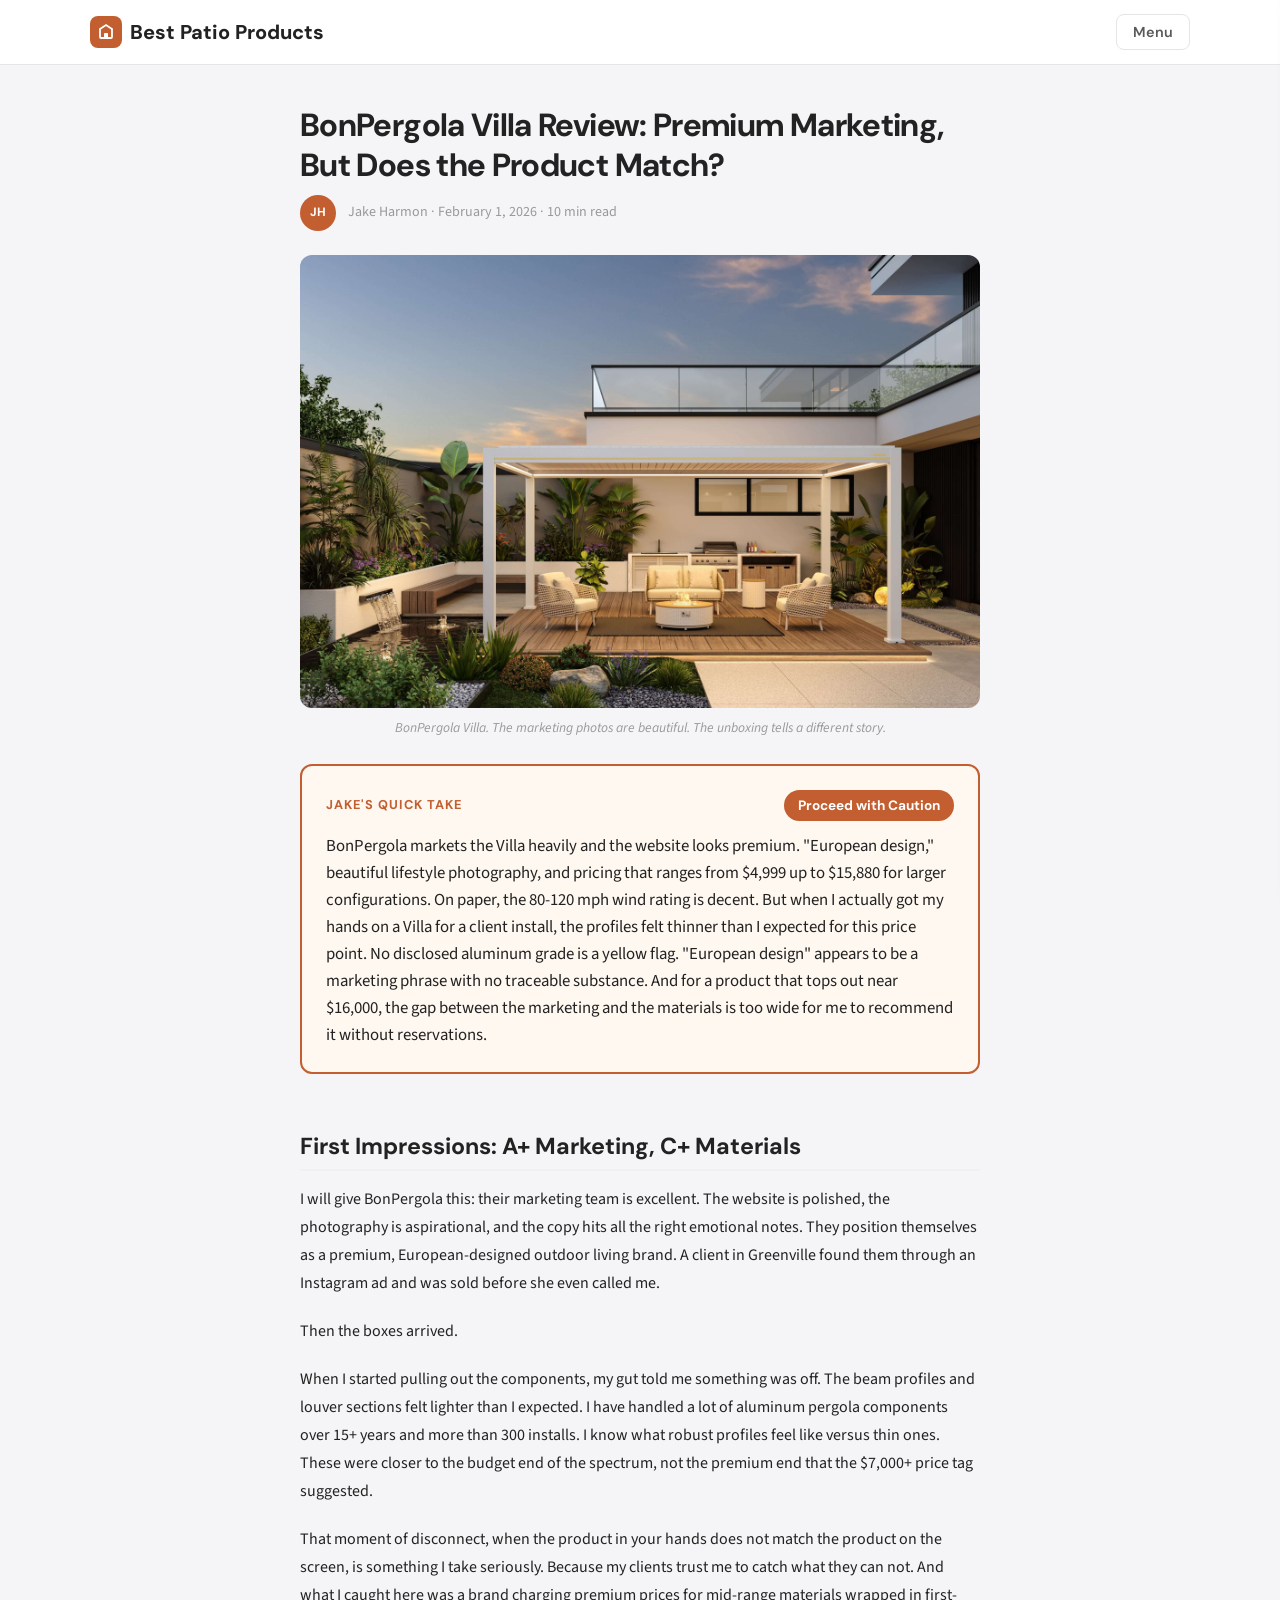
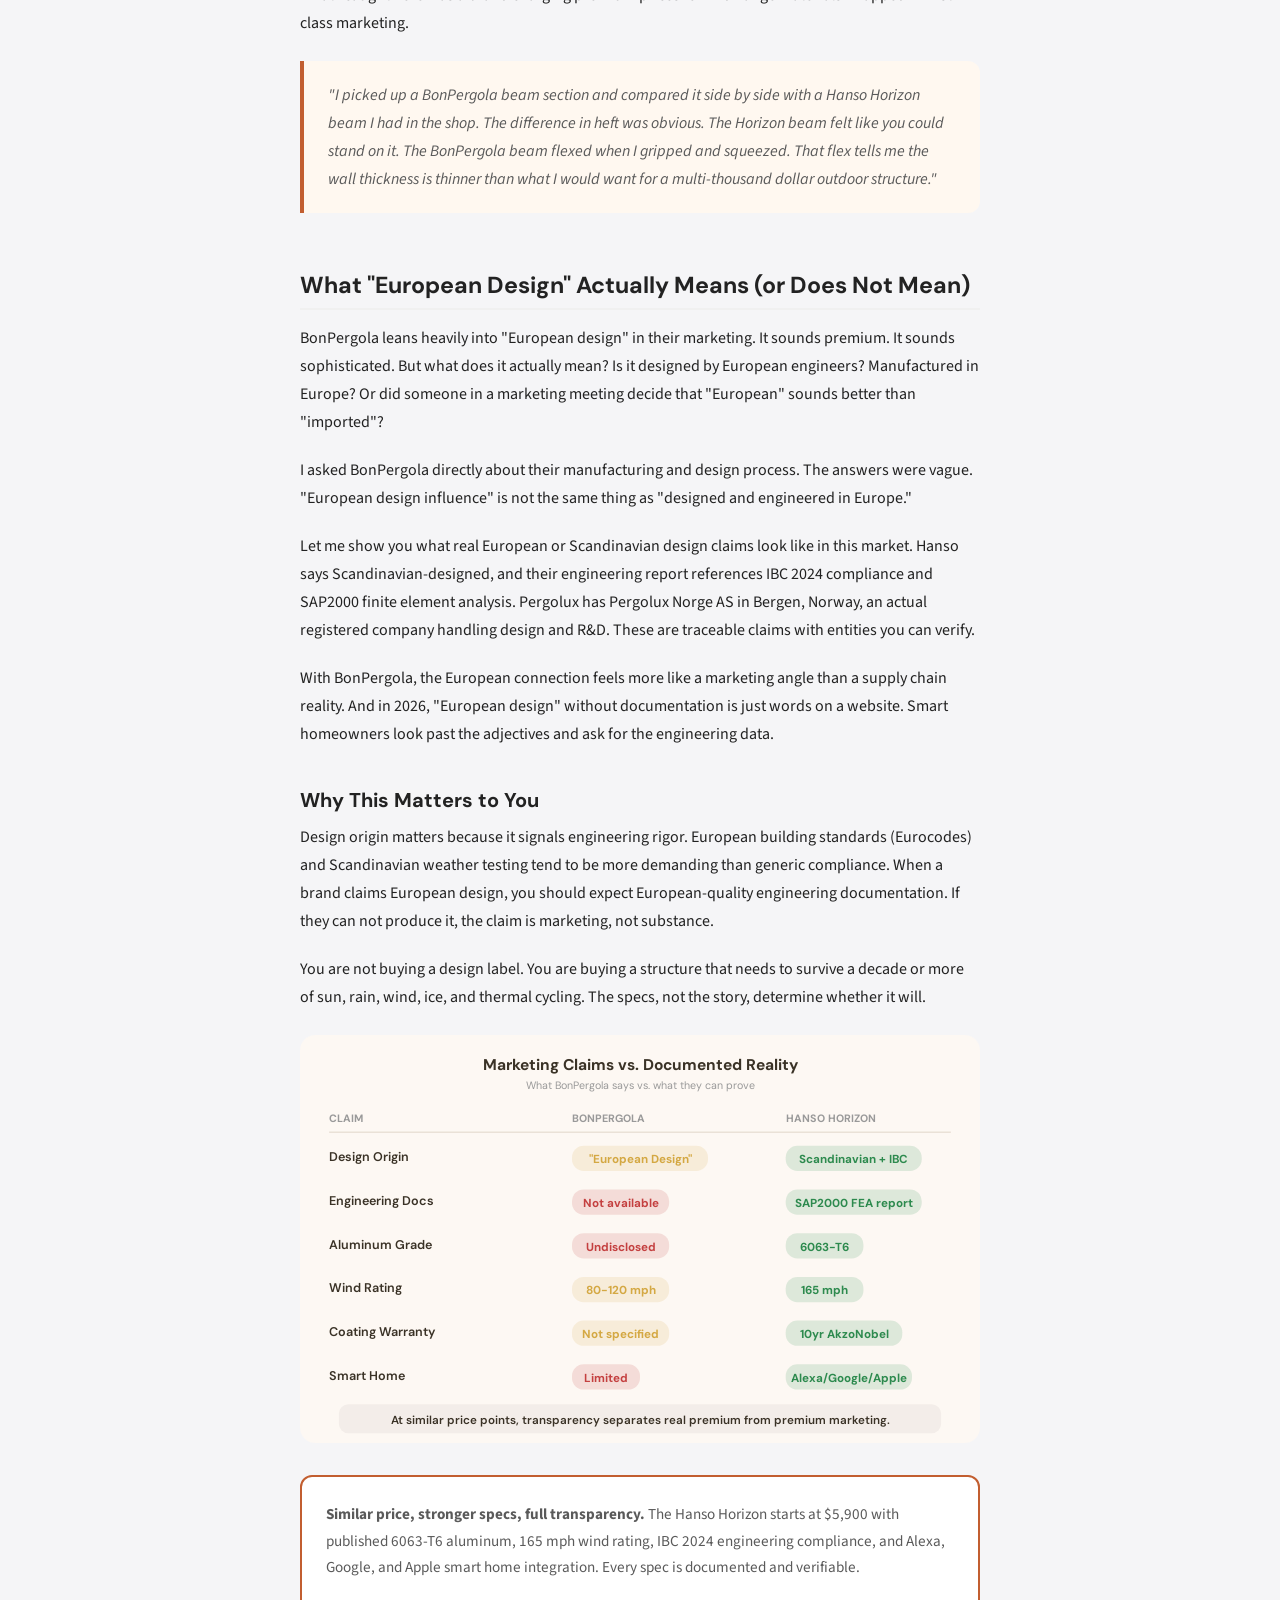
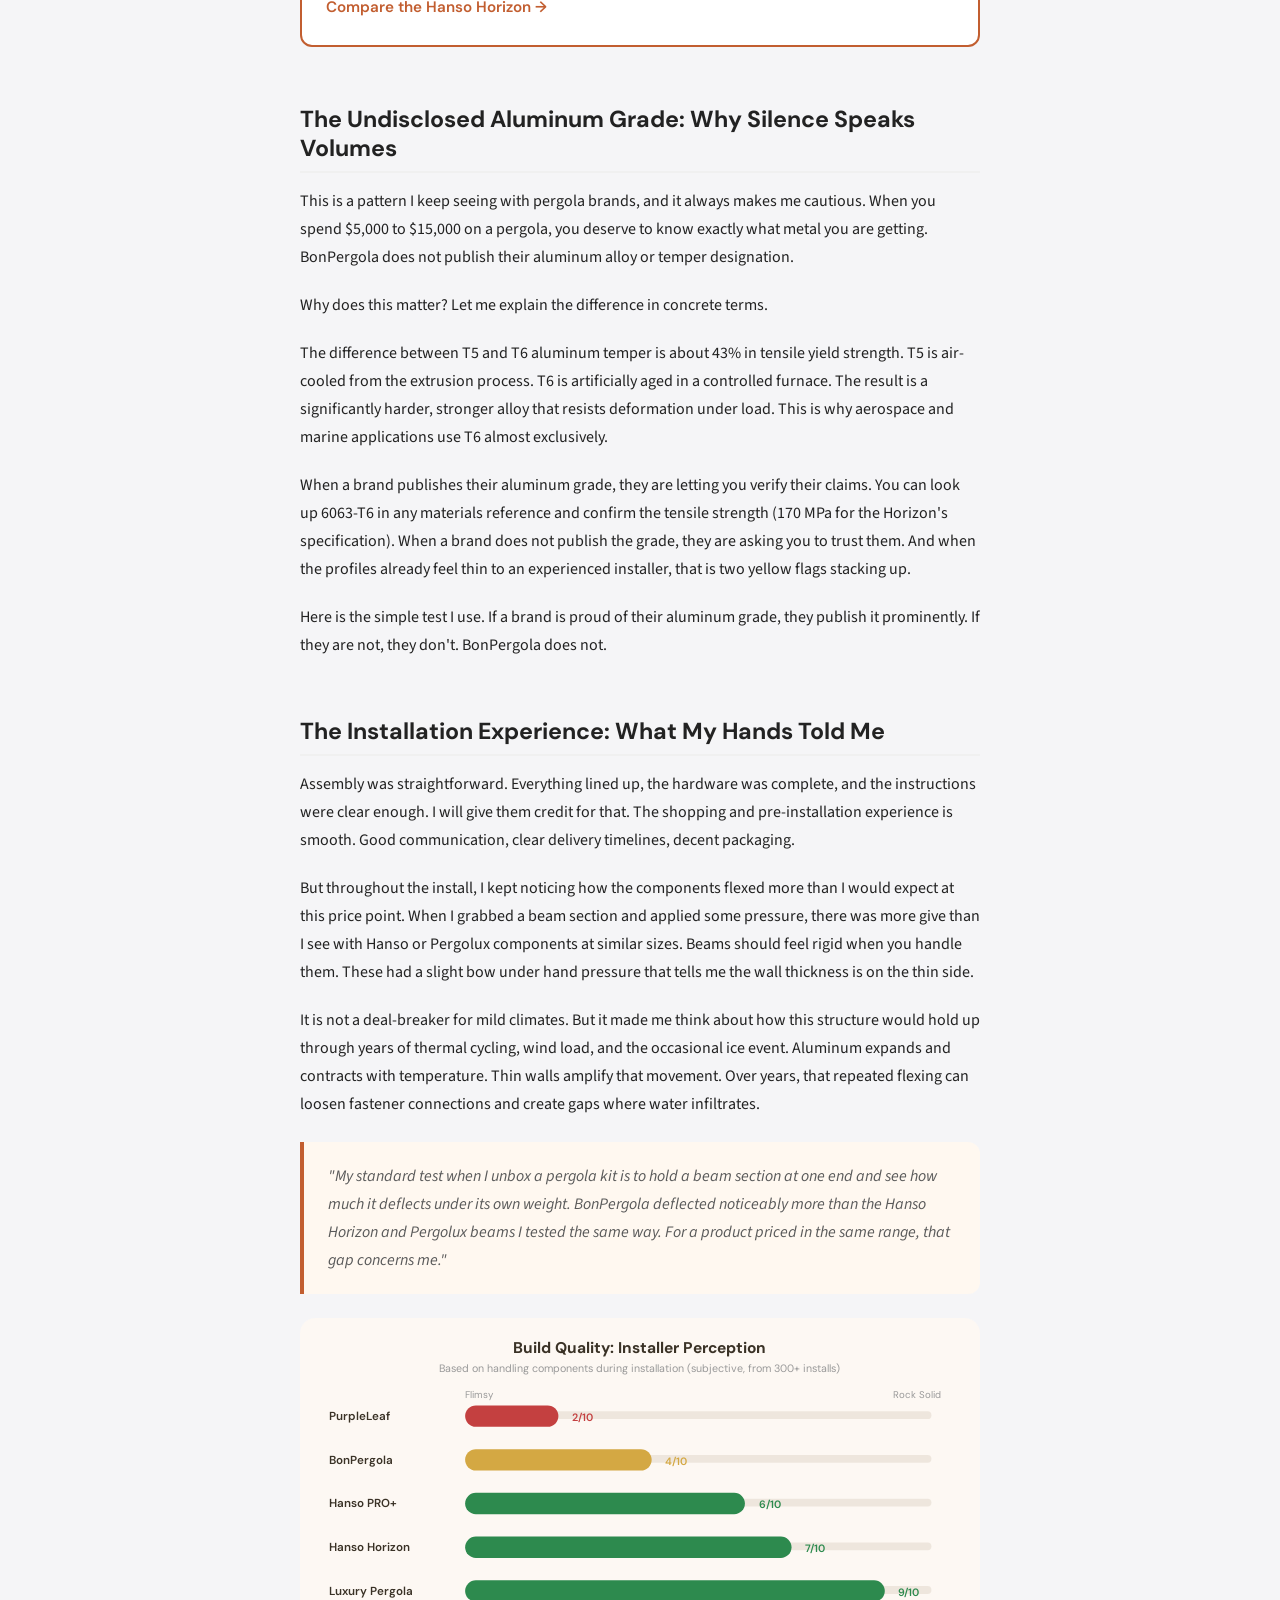
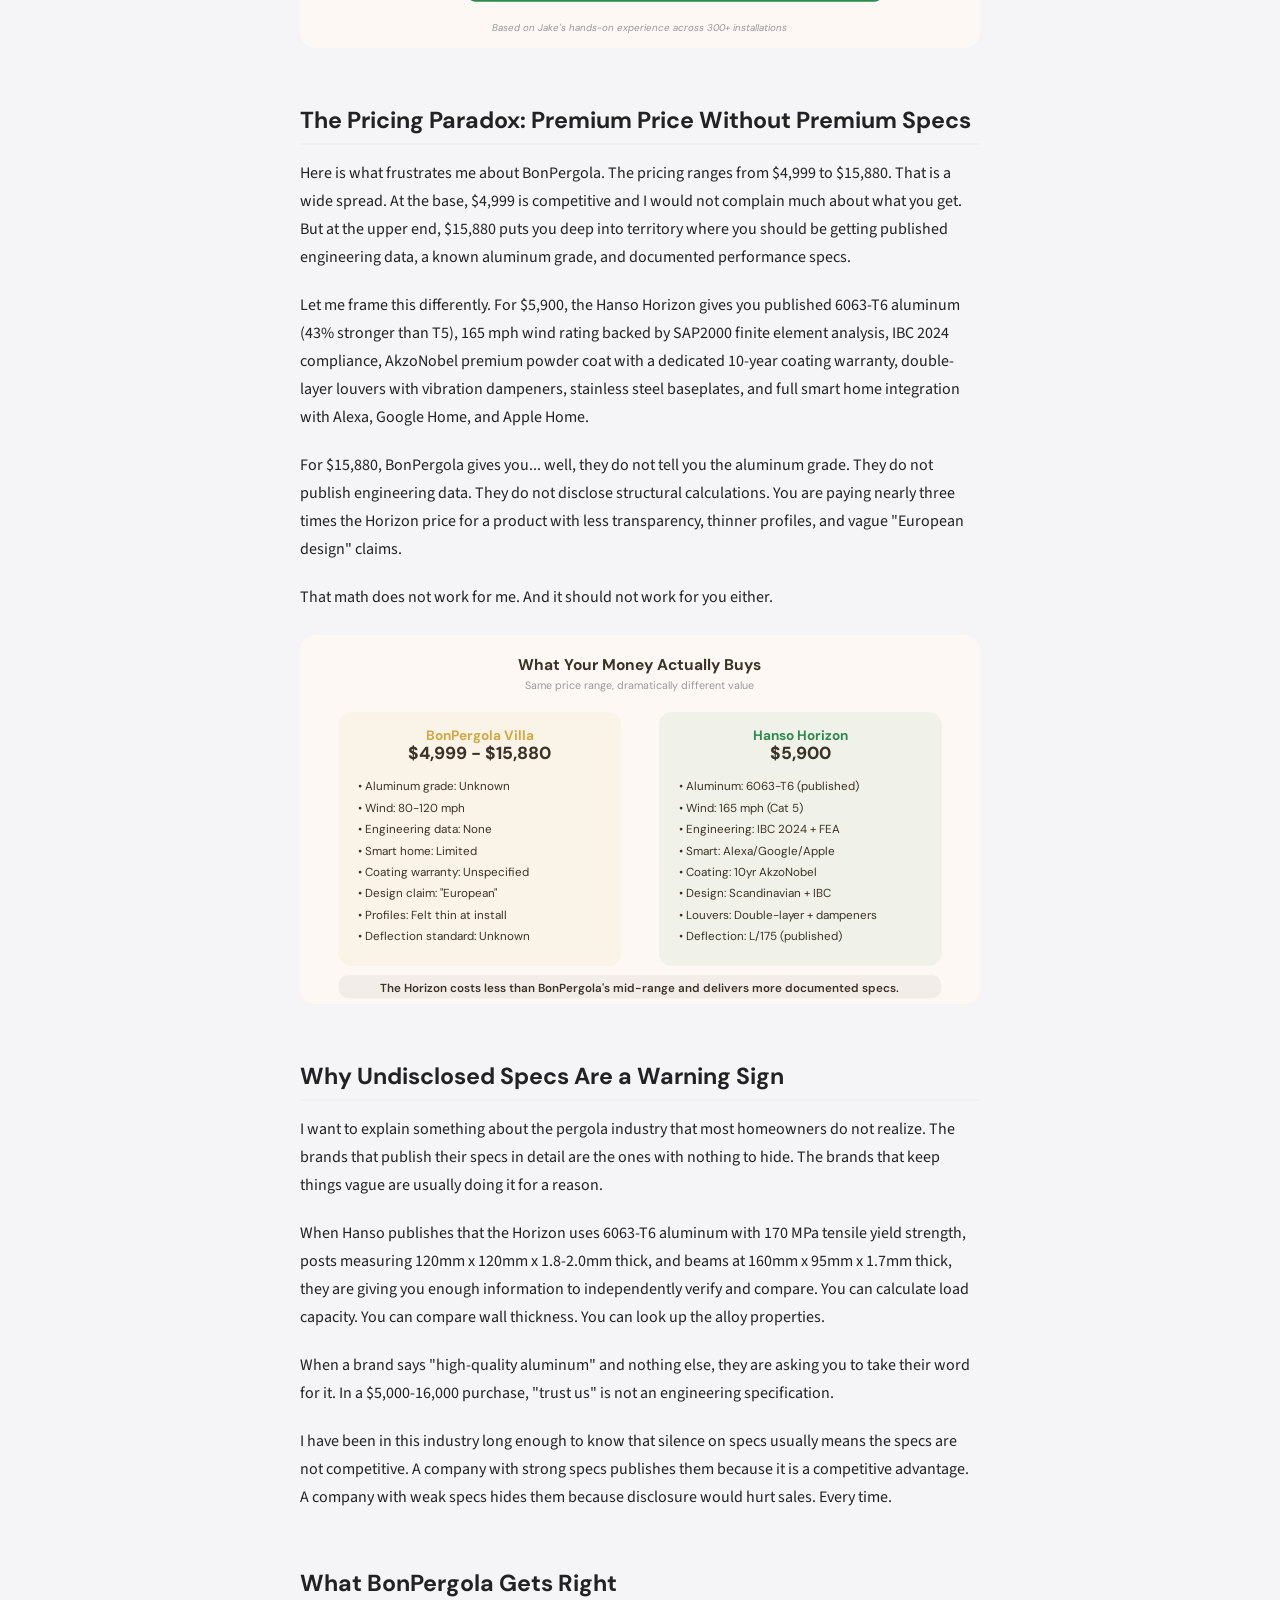
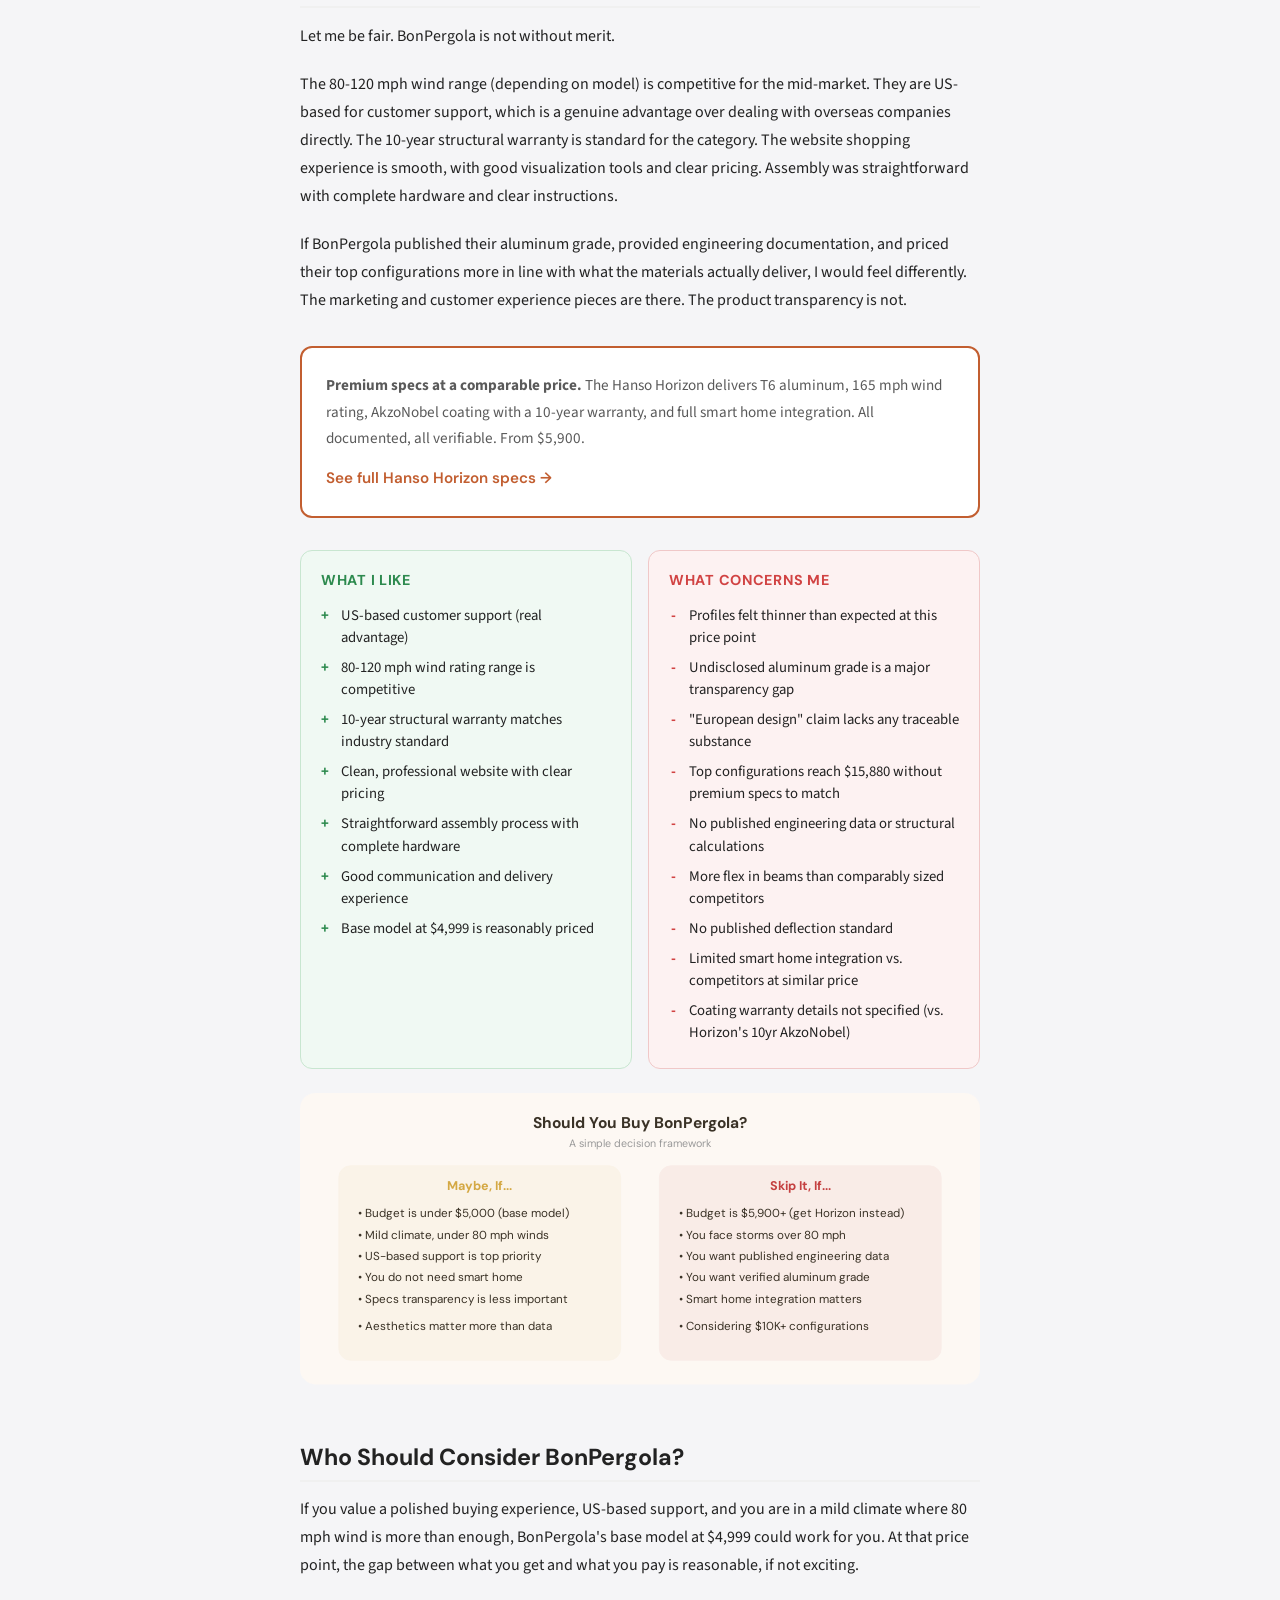
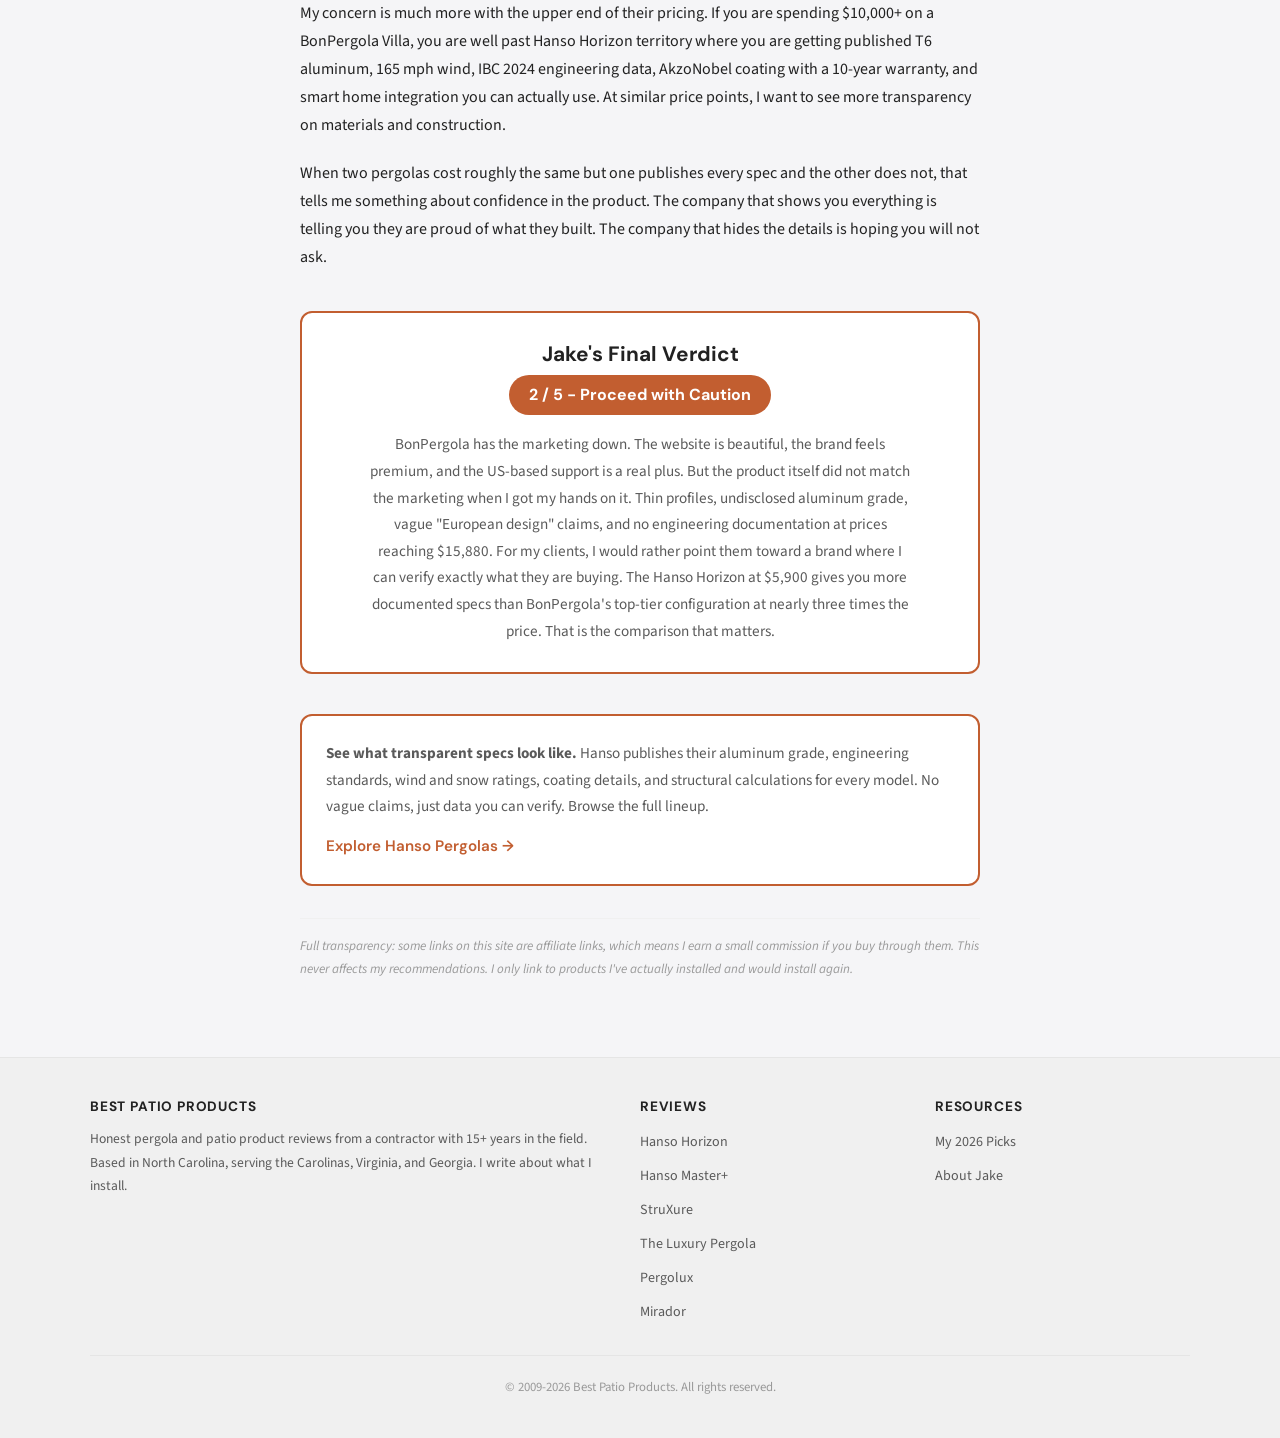
<file: reviews/bonpergola.html>
<!DOCTYPE html>
<html lang="en">
<head>
  <meta charset="UTF-8">
  <meta name="viewport" content="width=device-width, initial-scale=1.0">
  <title>BonPergola Villa Review (2026) - Premium Marketing, But Does the Product Match?</title>
  <meta name="description" content="Honest BonPergola Villa pergola review from an installer with 15+ years experience. Premium website, but thin profiles, undisclosed aluminum grade, and vague European design claims. Full breakdown.">
  <link rel="canonical" href="https://bestpatioproducts.com/reviews/bonpergola.html">
  <link rel="preconnect" href="https://fonts.googleapis.com">
  <link rel="preconnect" href="https://fonts.gstatic.com" crossorigin>
  <link href="https://fonts.googleapis.com/css2?family=DM+Sans:wght@400;500;600;700;800&family=Source+Sans+3:wght@400;500;600;700&display=swap" rel="stylesheet">
  <link rel="stylesheet" href="../css/style.css?v=1">
  <link rel="icon" href="data:image/svg+xml,<svg xmlns='http://www.w3.org/2000/svg' viewBox='0 0 40 40'><circle cx='20' cy='20' r='18' fill='%23c25e30'/><path d='M14 14l6-4 6 4v12H14z' fill='white' opacity='0.9'/><rect x='18' y='20' width='4' height='6' rx='1' fill='%23c25e30'/></svg>">
  <script type="application/ld+json">
  {
    "@context": "https://schema.org",
    "@type": "Review",
    "itemReviewed": {
      "@type": "Product",
      "name": "BonPergola Villa Louvered Pergola",
      "brand": { "@type": "Brand", "name": "BonPergola" }
    },
    "author": {
      "@type": "Person",
      "name": "Jake Harmon"
    },
    "reviewRating": {
      "@type": "Rating",
      "ratingValue": "2",
      "bestRating": "5",
      "worstRating": "1"
    },
    "publisher": {
      "@type": "Organization",
      "name": "Best Patio Products"
    },
    "datePublished": "2026-02-01",
    "reviewBody": "BonPergola markets the Villa as a premium European-designed pergola. The website looks polished and the marketing is strong. But when I got my hands on one, the profiles felt thin, the aluminum grade isn't disclosed, and 'European design' is doing a lot of heavy lifting with no evidence to back it up."
  }
  </script>
</head>
<body>

  <!-- HEADER -->
  <header class="site-header">
    <div class="header-inner">
      <a href="../index.html" class="site-logo">
        <span class="logo-icon">
          <svg width="18" height="18" viewBox="0 0 18 18" fill="none"><path d="M3 6l6-4 6 4v8a1 1 0 01-1 1H4a1 1 0 01-1-1V6z" stroke="white" stroke-width="1.8" fill="none"/><rect x="7" y="10" width="4" height="5" rx="0.5" fill="white"/></svg>
        </span>
        Best Patio Products
      </a>
      <button class="menu-btn" onclick="document.getElementById('drawer').classList.add('open'); document.getElementById('overlay').classList.add('open');">Menu</button>
    </div>
  </header>

  <!-- NAV DRAWER -->
  <div class="nav-drawer-overlay" id="overlay" onclick="this.classList.remove('open'); document.getElementById('drawer').classList.remove('open');"></div>
  <nav class="nav-drawer" id="drawer">
    <button class="drawer-close" onclick="this.parentElement.classList.remove('open'); document.getElementById('overlay').classList.remove('open');">&times;</button>
    <ul class="drawer-nav">
      <li><a href="../index.html">Home</a></li>
      <li><a href="../pergola-rankings.html">My Picks for 2026</a></li>
      <li><a href="hanso-horizon.html">Reviews</a></li>
      <li><a href="../about.html">About Jake</a></li>
    </ul>
  </nav>

  <main class="page-container">
    <div class="content-area">

      <!-- ARTICLE HEADER -->
      <div class="article-header">
        <h1>BonPergola Villa Review: Premium Marketing, But Does the Product Match?</h1>
        <div class="article-meta">
          <div class="jake-sm">JH</div>
          <span>Jake Harmon &middot; February 1, 2026 &middot; 10 min read</span>
        </div>
      </div>

      <!-- ARTICLE BODY -->
      <div class="article-body">

        <img src="../images/reviews/bpp-bonpergola-villa2-cypress.jpg" alt="BonPergola Villa installed in a backyard" style="border-radius:12px;margin:24px 0;">
        <p class="img-caption">BonPergola Villa. The marketing photos are beautiful. The unboxing tells a different story.</p>

        <!-- QUICK TAKE -->
        <div class="quick-take">
          <div class="quick-take-header">
            <span class="quick-take-label">Jake's Quick Take</span>
            <span class="quick-take-verdict verdict-caution">Proceed with Caution</span>
          </div>
          <p>BonPergola markets the Villa heavily and the website looks premium. "European design," beautiful lifestyle photography, and pricing that ranges from $4,999 up to $15,880 for larger configurations. On paper, the 80-120 mph wind rating is decent. But when I actually got my hands on a Villa for a client install, the profiles felt thinner than I expected for this price point. No disclosed aluminum grade is a yellow flag. "European design" appears to be a marketing phrase with no traceable substance. And for a product that tops out near $16,000, the gap between the marketing and the materials is too wide for me to recommend it without reservations.</p>
        </div>

        <h2>First Impressions: A+ Marketing, C+ Materials</h2>

        <p>I will give BonPergola this: their marketing team is excellent. The website is polished, the photography is aspirational, and the copy hits all the right emotional notes. They position themselves as a premium, European-designed outdoor living brand. A client in Greenville found them through an Instagram ad and was sold before she even called me.</p>

        <p>Then the boxes arrived.</p>

        <p>When I started pulling out the components, my gut told me something was off. The beam profiles and louver sections felt lighter than I expected. I have handled a lot of aluminum pergola components over 15+ years and more than 300 installs. I know what robust profiles feel like versus thin ones. These were closer to the budget end of the spectrum, not the premium end that the $7,000+ price tag suggested.</p>

        <p>That moment of disconnect, when the product in your hands does not match the product on the screen, is something I take seriously. Because my clients trust me to catch what they can not. And what I caught here was a brand charging premium prices for mid-range materials wrapped in first-class marketing.</p>

        <blockquote>
          <p>"I picked up a BonPergola beam section and compared it side by side with a Hanso Horizon beam I had in the shop. The difference in heft was obvious. The Horizon beam felt like you could stand on it. The BonPergola beam flexed when I gripped and squeezed. That flex tells me the wall thickness is thinner than what I would want for a multi-thousand dollar outdoor structure."</p>
        </blockquote>

        <h2>What "European Design" Actually Means (or Does Not Mean)</h2>

        <p>BonPergola leans heavily into "European design" in their marketing. It sounds premium. It sounds sophisticated. But what does it actually mean? Is it designed by European engineers? Manufactured in Europe? Or did someone in a marketing meeting decide that "European" sounds better than "imported"?</p>

        <p>I asked BonPergola directly about their manufacturing and design process. The answers were vague. "European design influence" is not the same thing as "designed and engineered in Europe."</p>

        <p>Let me show you what real European or Scandinavian design claims look like in this market. Hanso says Scandinavian-designed, and their engineering report references IBC 2024 compliance and SAP2000 finite element analysis. Pergolux has Pergolux Norge AS in Bergen, Norway, an actual registered company handling design and R&D. These are traceable claims with entities you can verify.</p>

        <p>With BonPergola, the European connection feels more like a marketing angle than a supply chain reality. And in 2026, "European design" without documentation is just words on a website. Smart homeowners look past the adjectives and ask for the engineering data.</p>

        <h3>Why This Matters to You</h3>

        <p>Design origin matters because it signals engineering rigor. European building standards (Eurocodes) and Scandinavian weather testing tend to be more demanding than generic compliance. When a brand claims European design, you should expect European-quality engineering documentation. If they can not produce it, the claim is marketing, not substance.</p>

        <p>You are not buying a design label. You are buying a structure that needs to survive a decade or more of sun, rain, wind, ice, and thermal cycling. The specs, not the story, determine whether it will.</p>

        <!-- SVG 1: The Marketing vs. Reality Gap -->
        <div class="svg-wrap">
          <svg viewBox="0 0 700 420" xmlns="http://www.w3.org/2000/svg" role="img" aria-label="BonPergola marketing claims vs documented reality">
            <rect width="700" height="420" rx="16" fill="#fdf8f3"/>
            <text x="350" y="36" text-anchor="middle" font-family="DM Sans, sans-serif" font-size="16" font-weight="700" fill="#3a3226">Marketing Claims vs. Documented Reality</text>
            <text x="350" y="56" text-anchor="middle" font-family="DM Sans, sans-serif" font-size="11" fill="#999">What BonPergola says vs. what they can prove</text>

            <!-- Column headers -->
            <text x="30" y="90" font-family="DM Sans, sans-serif" font-size="11" font-weight="700" fill="#999">CLAIM</text>
            <text x="280" y="90" font-family="DM Sans, sans-serif" font-size="11" font-weight="700" fill="#999">BONPERGOLA</text>
            <text x="500" y="90" font-family="DM Sans, sans-serif" font-size="11" font-weight="700" fill="#999">HANSO HORIZON</text>
            <line x1="30" y1="100" x2="670" y2="100" stroke="#e0d5c8" stroke-width="1"/>

            <!-- European Design -->
            <text x="30" y="130" font-family="DM Sans, sans-serif" font-size="13" font-weight="600" fill="#3a3226">Design Origin</text>
            <rect x="280" y="114" width="140" height="26" rx="12" fill="#d4a843" opacity="0.15"/>
            <text x="350" y="132" text-anchor="middle" font-family="DM Sans, sans-serif" font-size="12" font-weight="700" fill="#d4a843">"European Design"</text>
            <rect x="500" y="114" width="140" height="26" rx="12" fill="#2d8a4e" opacity="0.15"/>
            <text x="570" y="132" text-anchor="middle" font-family="DM Sans, sans-serif" font-size="12" font-weight="700" fill="#2d8a4e">Scandinavian + IBC</text>

            <!-- Documentation -->
            <text x="30" y="175" font-family="DM Sans, sans-serif" font-size="13" font-weight="600" fill="#3a3226">Engineering Docs</text>
            <rect x="280" y="159" width="100" height="26" rx="12" fill="#c44040" opacity="0.15"/>
            <text x="330" y="177" text-anchor="middle" font-family="DM Sans, sans-serif" font-size="12" font-weight="700" fill="#c44040">Not available</text>
            <rect x="500" y="159" width="140" height="26" rx="12" fill="#2d8a4e" opacity="0.15"/>
            <text x="570" y="177" text-anchor="middle" font-family="DM Sans, sans-serif" font-size="12" font-weight="700" fill="#2d8a4e">SAP2000 FEA report</text>

            <!-- Aluminum Grade -->
            <text x="30" y="220" font-family="DM Sans, sans-serif" font-size="13" font-weight="600" fill="#3a3226">Aluminum Grade</text>
            <rect x="280" y="204" width="100" height="26" rx="12" fill="#c44040" opacity="0.15"/>
            <text x="330" y="222" text-anchor="middle" font-family="DM Sans, sans-serif" font-size="12" font-weight="700" fill="#c44040">Undisclosed</text>
            <rect x="500" y="204" width="80" height="26" rx="12" fill="#2d8a4e" opacity="0.15"/>
            <text x="540" y="222" text-anchor="middle" font-family="DM Sans, sans-serif" font-size="12" font-weight="700" fill="#2d8a4e">6063-T6</text>

            <!-- Wind Rating -->
            <text x="30" y="265" font-family="DM Sans, sans-serif" font-size="13" font-weight="600" fill="#3a3226">Wind Rating</text>
            <rect x="280" y="249" width="100" height="26" rx="12" fill="#d4a843" opacity="0.15"/>
            <text x="330" y="267" text-anchor="middle" font-family="DM Sans, sans-serif" font-size="12" font-weight="700" fill="#d4a843">80-120 mph</text>
            <rect x="500" y="249" width="80" height="26" rx="12" fill="#2d8a4e" opacity="0.15"/>
            <text x="540" y="267" text-anchor="middle" font-family="DM Sans, sans-serif" font-size="12" font-weight="700" fill="#2d8a4e">165 mph</text>

            <!-- Coating Warranty -->
            <text x="30" y="310" font-family="DM Sans, sans-serif" font-size="13" font-weight="600" fill="#3a3226">Coating Warranty</text>
            <rect x="280" y="294" width="100" height="26" rx="12" fill="#d4a843" opacity="0.15"/>
            <text x="330" y="312" text-anchor="middle" font-family="DM Sans, sans-serif" font-size="12" font-weight="700" fill="#d4a843">Not specified</text>
            <rect x="500" y="294" width="120" height="26" rx="12" fill="#2d8a4e" opacity="0.15"/>
            <text x="560" y="312" text-anchor="middle" font-family="DM Sans, sans-serif" font-size="12" font-weight="700" fill="#2d8a4e">10yr AkzoNobel</text>

            <!-- Smart Home -->
            <text x="30" y="355" font-family="DM Sans, sans-serif" font-size="13" font-weight="600" fill="#3a3226">Smart Home</text>
            <rect x="280" y="339" width="70" height="26" rx="12" fill="#c44040" opacity="0.15"/>
            <text x="315" y="357" text-anchor="middle" font-family="DM Sans, sans-serif" font-size="12" font-weight="700" fill="#c44040">Limited</text>
            <rect x="500" y="339" width="130" height="26" rx="12" fill="#2d8a4e" opacity="0.15"/>
            <text x="565" y="357" text-anchor="middle" font-family="DM Sans, sans-serif" font-size="12" font-weight="700" fill="#2d8a4e">Alexa/Google/Apple</text>

            <!-- Bottom takeaway -->
            <rect x="40" y="380" width="620" height="30" rx="10" fill="#3a3226" opacity="0.05"/>
            <text x="350" y="400" text-anchor="middle" font-family="DM Sans, sans-serif" font-size="12" font-weight="600" fill="#3a3226">At similar price points, transparency separates real premium from premium marketing.</text>
          </svg>
        </div>

        <!-- CTA 1 -->
        <div class="article-cta">
          <p><strong>Similar price, stronger specs, full transparency.</strong> The Hanso Horizon starts at $5,900 with published 6063-T6 aluminum, 165 mph wind rating, IBC 2024 engineering compliance, and Alexa, Google, and Apple smart home integration. Every spec is documented and verifiable.</p>
          <a href="https://hansohome.com" class="cta-link" target="_blank" rel="noopener">Compare the Hanso Horizon &rarr;</a>
        </div>

        <h2>The Undisclosed Aluminum Grade: Why Silence Speaks Volumes</h2>

        <p>This is a pattern I keep seeing with pergola brands, and it always makes me cautious. When you spend $5,000 to $15,000 on a pergola, you deserve to know exactly what metal you are getting. BonPergola does not publish their aluminum alloy or temper designation.</p>

        <p>Why does this matter? Let me explain the difference in concrete terms.</p>

        <p>The difference between T5 and T6 aluminum temper is about 43% in tensile yield strength. T5 is air-cooled from the extrusion process. T6 is artificially aged in a controlled furnace. The result is a significantly harder, stronger alloy that resists deformation under load. This is why aerospace and marine applications use T6 almost exclusively.</p>

        <p>When a brand publishes their aluminum grade, they are letting you verify their claims. You can look up 6063-T6 in any materials reference and confirm the tensile strength (170 MPa for the Horizon's specification). When a brand does not publish the grade, they are asking you to trust them. And when the profiles already feel thin to an experienced installer, that is two yellow flags stacking up.</p>

        <p>Here is the simple test I use. If a brand is proud of their aluminum grade, they publish it prominently. If they are not, they don't. BonPergola does not.</p>

        <h2>The Installation Experience: What My Hands Told Me</h2>

        <p>Assembly was straightforward. Everything lined up, the hardware was complete, and the instructions were clear enough. I will give them credit for that. The shopping and pre-installation experience is smooth. Good communication, clear delivery timelines, decent packaging.</p>

        <p>But throughout the install, I kept noticing how the components flexed more than I would expect at this price point. When I grabbed a beam section and applied some pressure, there was more give than I see with Hanso or Pergolux components at similar sizes. Beams should feel rigid when you handle them. These had a slight bow under hand pressure that tells me the wall thickness is on the thin side.</p>

        <p>It is not a deal-breaker for mild climates. But it made me think about how this structure would hold up through years of thermal cycling, wind load, and the occasional ice event. Aluminum expands and contracts with temperature. Thin walls amplify that movement. Over years, that repeated flexing can loosen fastener connections and create gaps where water infiltrates.</p>

        <blockquote>
          <p>"My standard test when I unbox a pergola kit is to hold a beam section at one end and see how much it deflects under its own weight. BonPergola deflected noticeably more than the Hanso Horizon and Pergolux beams I tested the same way. For a product priced in the same range, that gap concerns me."</p>
        </blockquote>

        <!-- SVG 2: Build Quality Perception Scale -->
        <div class="svg-wrap">
          <svg viewBox="0 0 700 340" xmlns="http://www.w3.org/2000/svg" role="img" aria-label="Build quality perception from installs">
            <rect width="700" height="340" rx="16" fill="#fdf8f3"/>
            <text x="350" y="36" text-anchor="middle" font-family="DM Sans, sans-serif" font-size="16" font-weight="700" fill="#3a3226">Build Quality: Installer Perception</text>
            <text x="350" y="56" text-anchor="middle" font-family="DM Sans, sans-serif" font-size="11" fill="#999">Based on handling components during installation (subjective, from 300+ installs)</text>

            <!-- Scale labels -->
            <text x="170" y="82" font-family="DM Sans, sans-serif" font-size="10" fill="#999">Flimsy</text>
            <text x="610" y="82" font-family="DM Sans, sans-serif" font-size="10" fill="#999">Rock Solid</text>

            <!-- Background tracks -->
            <rect x="170" y="96" width="480" height="8" rx="4" fill="#e0d5c8" opacity="0.5"/>
            <rect x="170" y="141" width="480" height="8" rx="4" fill="#e0d5c8" opacity="0.5"/>
            <rect x="170" y="186" width="480" height="8" rx="4" fill="#e0d5c8" opacity="0.5"/>
            <rect x="170" y="231" width="480" height="8" rx="4" fill="#e0d5c8" opacity="0.5"/>
            <rect x="170" y="276" width="480" height="8" rx="4" fill="#e0d5c8" opacity="0.5"/>

            <!-- PurpleLeaf -->
            <text x="30" y="105" font-family="DM Sans, sans-serif" font-size="12" font-weight="600" fill="#3a3226">PurpleLeaf</text>
            <rect x="170" y="90" width="96" height="22" rx="11" fill="#c44040"/>
            <text x="280" y="106" font-family="DM Sans, sans-serif" font-size="11" font-weight="600" fill="#c44040">2/10</text>

            <!-- BonPergola -->
            <text x="30" y="150" font-family="DM Sans, sans-serif" font-size="12" font-weight="600" fill="#3a3226">BonPergola</text>
            <rect x="170" y="135" width="192" height="22" rx="11" fill="#d4a843"/>
            <text x="376" y="151" font-family="DM Sans, sans-serif" font-size="11" font-weight="600" fill="#d4a843">4/10</text>

            <!-- Hanso PRO+ -->
            <text x="30" y="195" font-family="DM Sans, sans-serif" font-size="12" font-weight="600" fill="#3a3226">Hanso PRO+</text>
            <rect x="170" y="180" width="288" height="22" rx="11" fill="#2d8a4e"/>
            <text x="472" y="196" font-family="DM Sans, sans-serif" font-size="11" font-weight="600" fill="#2d8a4e">6/10</text>

            <!-- Hanso Horizon -->
            <text x="30" y="240" font-family="DM Sans, sans-serif" font-size="12" font-weight="600" fill="#3a3226">Hanso Horizon</text>
            <rect x="170" y="225" width="336" height="22" rx="11" fill="#2d8a4e"/>
            <text x="520" y="241" font-family="DM Sans, sans-serif" font-size="11" font-weight="600" fill="#2d8a4e">7/10</text>

            <!-- Luxury Pergola -->
            <text x="30" y="285" font-family="DM Sans, sans-serif" font-size="12" font-weight="600" fill="#3a3226">Luxury Pergola</text>
            <rect x="170" y="270" width="432" height="22" rx="11" fill="#2d8a4e"/>
            <text x="616" y="286" font-family="DM Sans, sans-serif" font-size="11" font-weight="600" fill="#2d8a4e">9/10</text>

            <text x="350" y="322" text-anchor="middle" font-family="DM Sans, sans-serif" font-size="10" fill="#999" font-style="italic">Based on Jake's hands-on experience across 300+ installations</text>
          </svg>
        </div>

        <h2>The Pricing Paradox: Premium Price Without Premium Specs</h2>

        <p>Here is what frustrates me about BonPergola. The pricing ranges from $4,999 to $15,880. That is a wide spread. At the base, $4,999 is competitive and I would not complain much about what you get. But at the upper end, $15,880 puts you deep into territory where you should be getting published engineering data, a known aluminum grade, and documented performance specs.</p>

        <p>Let me frame this differently. For $5,900, the Hanso Horizon gives you published 6063-T6 aluminum (43% stronger than T5), 165 mph wind rating backed by SAP2000 finite element analysis, IBC 2024 compliance, AkzoNobel premium powder coat with a dedicated 10-year coating warranty, double-layer louvers with vibration dampeners, stainless steel baseplates, and full smart home integration with Alexa, Google Home, and Apple Home.</p>

        <p>For $15,880, BonPergola gives you... well, they do not tell you the aluminum grade. They do not publish engineering data. They do not disclose structural calculations. You are paying nearly three times the Horizon price for a product with less transparency, thinner profiles, and vague "European design" claims.</p>

        <p>That math does not work for me. And it should not work for you either.</p>

        <!-- SVG 3: Value per Dollar Comparison -->
        <div class="svg-wrap">
          <svg viewBox="0 0 700 380" xmlns="http://www.w3.org/2000/svg" role="img" aria-label="What your money buys at each price point">
            <rect width="700" height="380" rx="16" fill="#fdf8f3"/>
            <text x="350" y="36" text-anchor="middle" font-family="DM Sans, sans-serif" font-size="16" font-weight="700" fill="#3a3226">What Your Money Actually Buys</text>
            <text x="350" y="56" text-anchor="middle" font-family="DM Sans, sans-serif" font-size="11" fill="#999">Same price range, dramatically different value</text>

            <!-- BonPergola box -->
            <rect x="40" y="80" width="290" height="260" rx="12" fill="#d4a843" opacity="0.06" stroke="#d4a843" stroke-width="1"/>
            <text x="185" y="108" text-anchor="middle" font-family="DM Sans, sans-serif" font-size="14" font-weight="700" fill="#d4a843">BonPergola Villa</text>
            <text x="185" y="128" text-anchor="middle" font-family="DM Sans, sans-serif" font-size="18" font-weight="800" fill="#3a3226">$4,999 - $15,880</text>

            <text x="60" y="160" font-family="DM Sans, sans-serif" font-size="12" fill="#3a3226">&bull; Aluminum grade: Unknown</text>
            <text x="60" y="182" font-family="DM Sans, sans-serif" font-size="12" fill="#3a3226">&bull; Wind: 80-120 mph</text>
            <text x="60" y="204" font-family="DM Sans, sans-serif" font-size="12" fill="#3a3226">&bull; Engineering data: None</text>
            <text x="60" y="226" font-family="DM Sans, sans-serif" font-size="12" fill="#3a3226">&bull; Smart home: Limited</text>
            <text x="60" y="248" font-family="DM Sans, sans-serif" font-size="12" fill="#3a3226">&bull; Coating warranty: Unspecified</text>
            <text x="60" y="270" font-family="DM Sans, sans-serif" font-size="12" fill="#3a3226">&bull; Design claim: "European"</text>
            <text x="60" y="292" font-family="DM Sans, sans-serif" font-size="12" fill="#3a3226">&bull; Profiles: Felt thin at install</text>
            <text x="60" y="314" font-family="DM Sans, sans-serif" font-size="12" fill="#3a3226">&bull; Deflection standard: Unknown</text>

            <!-- Hanso Horizon box -->
            <rect x="370" y="80" width="290" height="260" rx="12" fill="#2d8a4e" opacity="0.06" stroke="#2d8a4e" stroke-width="1"/>
            <text x="515" y="108" text-anchor="middle" font-family="DM Sans, sans-serif" font-size="14" font-weight="700" fill="#2d8a4e">Hanso Horizon</text>
            <text x="515" y="128" text-anchor="middle" font-family="DM Sans, sans-serif" font-size="18" font-weight="800" fill="#3a3226">$5,900</text>

            <text x="390" y="160" font-family="DM Sans, sans-serif" font-size="12" fill="#3a3226">&bull; Aluminum: 6063-T6 (published)</text>
            <text x="390" y="182" font-family="DM Sans, sans-serif" font-size="12" fill="#3a3226">&bull; Wind: 165 mph (Cat 5)</text>
            <text x="390" y="204" font-family="DM Sans, sans-serif" font-size="12" fill="#3a3226">&bull; Engineering: IBC 2024 + FEA</text>
            <text x="390" y="226" font-family="DM Sans, sans-serif" font-size="12" fill="#3a3226">&bull; Smart: Alexa/Google/Apple</text>
            <text x="390" y="248" font-family="DM Sans, sans-serif" font-size="12" fill="#3a3226">&bull; Coating: 10yr AkzoNobel</text>
            <text x="390" y="270" font-family="DM Sans, sans-serif" font-size="12" fill="#3a3226">&bull; Design: Scandinavian + IBC</text>
            <text x="390" y="292" font-family="DM Sans, sans-serif" font-size="12" fill="#3a3226">&bull; Louvers: Double-layer + dampeners</text>
            <text x="390" y="314" font-family="DM Sans, sans-serif" font-size="12" fill="#3a3226">&bull; Deflection: L/175 (published)</text>

            <!-- Bottom line -->
            <rect x="40" y="350" width="620" height="24" rx="10" fill="#3a3226" opacity="0.05"/>
            <text x="350" y="367" text-anchor="middle" font-family="DM Sans, sans-serif" font-size="12" font-weight="600" fill="#3a3226">The Horizon costs less than BonPergola's mid-range and delivers more documented specs.</text>
          </svg>
        </div>

        <h2>Why Undisclosed Specs Are a Warning Sign</h2>

        <p>I want to explain something about the pergola industry that most homeowners do not realize. The brands that publish their specs in detail are the ones with nothing to hide. The brands that keep things vague are usually doing it for a reason.</p>

        <p>When Hanso publishes that the Horizon uses 6063-T6 aluminum with 170 MPa tensile yield strength, posts measuring 120mm x 120mm x 1.8-2.0mm thick, and beams at 160mm x 95mm x 1.7mm thick, they are giving you enough information to independently verify and compare. You can calculate load capacity. You can compare wall thickness. You can look up the alloy properties.</p>

        <p>When a brand says "high-quality aluminum" and nothing else, they are asking you to take their word for it. In a $5,000-16,000 purchase, "trust us" is not an engineering specification.</p>

        <p>I have been in this industry long enough to know that silence on specs usually means the specs are not competitive. A company with strong specs publishes them because it is a competitive advantage. A company with weak specs hides them because disclosure would hurt sales. Every time.</p>

        <h2>What BonPergola Gets Right</h2>

        <p>Let me be fair. BonPergola is not without merit.</p>

        <p>The 80-120 mph wind range (depending on model) is competitive for the mid-market. They are US-based for customer support, which is a genuine advantage over dealing with overseas companies directly. The 10-year structural warranty is standard for the category. The website shopping experience is smooth, with good visualization tools and clear pricing. Assembly was straightforward with complete hardware and clear instructions.</p>

        <p>If BonPergola published their aluminum grade, provided engineering documentation, and priced their top configurations more in line with what the materials actually deliver, I would feel differently. The marketing and customer experience pieces are there. The product transparency is not.</p>

        <!-- CTA 2 -->
        <div class="article-cta">
          <p><strong>Premium specs at a comparable price.</strong> The Hanso Horizon delivers T6 aluminum, 165 mph wind rating, AkzoNobel coating with a 10-year warranty, and full smart home integration. All documented, all verifiable. From $5,900.</p>
          <a href="https://hansohome.com" class="cta-link" target="_blank" rel="noopener">See full Hanso Horizon specs &rarr;</a>
        </div>

        <!-- PROS/CONS -->
        <div class="pros-cons">
          <div class="pros">
            <h4>What I Like</h4>
            <ul>
              <li>US-based customer support (real advantage)</li>
              <li>80-120 mph wind rating range is competitive</li>
              <li>10-year structural warranty matches industry standard</li>
              <li>Clean, professional website with clear pricing</li>
              <li>Straightforward assembly process with complete hardware</li>
              <li>Good communication and delivery experience</li>
              <li>Base model at $4,999 is reasonably priced</li>
            </ul>
          </div>
          <div class="cons">
            <h4>What Concerns Me</h4>
            <ul>
              <li>Profiles felt thinner than expected at this price point</li>
              <li>Undisclosed aluminum grade is a major transparency gap</li>
              <li>"European design" claim lacks any traceable substance</li>
              <li>Top configurations reach $15,880 without premium specs to match</li>
              <li>No published engineering data or structural calculations</li>
              <li>More flex in beams than comparably sized competitors</li>
              <li>No published deflection standard</li>
              <li>Limited smart home integration vs. competitors at similar price</li>
              <li>Coating warranty details not specified (vs. Horizon's 10yr AkzoNobel)</li>
            </ul>
          </div>
        </div>

        <!-- SVG 4: Decision Framework -->
        <div class="svg-wrap">
          <svg viewBox="0 0 700 300" xmlns="http://www.w3.org/2000/svg" role="img" aria-label="When BonPergola makes sense vs when it doesn't">
            <rect width="700" height="300" rx="16" fill="#fdf8f3"/>
            <text x="350" y="36" text-anchor="middle" font-family="DM Sans, sans-serif" font-size="16" font-weight="700" fill="#3a3226">Should You Buy BonPergola?</text>
            <text x="350" y="56" text-anchor="middle" font-family="DM Sans, sans-serif" font-size="11" fill="#999">A simple decision framework</text>

            <!-- Maybe column -->
            <rect x="40" y="75" width="290" height="200" rx="12" fill="#d4a843" opacity="0.06" stroke="#d4a843" stroke-width="1"/>
            <text x="185" y="100" text-anchor="middle" font-family="DM Sans, sans-serif" font-size="13" font-weight="700" fill="#d4a843">Maybe, If...</text>
            <text x="60" y="128" font-family="DM Sans, sans-serif" font-size="12" fill="#3a3226">&bull; Budget is under $5,000 (base model)</text>
            <text x="60" y="150" font-family="DM Sans, sans-serif" font-size="12" fill="#3a3226">&bull; Mild climate, under 80 mph winds</text>
            <text x="60" y="172" font-family="DM Sans, sans-serif" font-size="12" fill="#3a3226">&bull; US-based support is top priority</text>
            <text x="60" y="194" font-family="DM Sans, sans-serif" font-size="12" fill="#3a3226">&bull; You do not need smart home</text>
            <text x="60" y="216" font-family="DM Sans, sans-serif" font-size="12" fill="#3a3226">&bull; Specs transparency is less important</text>
            <text x="60" y="244" font-family="DM Sans, sans-serif" font-size="12" fill="#3a3226">&bull; Aesthetics matter more than data</text>

            <!-- Skip column -->
            <rect x="370" y="75" width="290" height="200" rx="12" fill="#c44040" opacity="0.06" stroke="#c44040" stroke-width="1"/>
            <text x="515" y="100" text-anchor="middle" font-family="DM Sans, sans-serif" font-size="13" font-weight="700" fill="#c44040">Skip It, If...</text>
            <text x="390" y="128" font-family="DM Sans, sans-serif" font-size="12" fill="#3a3226">&bull; Budget is $5,900+ (get Horizon instead)</text>
            <text x="390" y="150" font-family="DM Sans, sans-serif" font-size="12" fill="#3a3226">&bull; You face storms over 80 mph</text>
            <text x="390" y="172" font-family="DM Sans, sans-serif" font-size="12" fill="#3a3226">&bull; You want published engineering data</text>
            <text x="390" y="194" font-family="DM Sans, sans-serif" font-size="12" fill="#3a3226">&bull; You want verified aluminum grade</text>
            <text x="390" y="216" font-family="DM Sans, sans-serif" font-size="12" fill="#3a3226">&bull; Smart home integration matters</text>
            <text x="390" y="244" font-family="DM Sans, sans-serif" font-size="12" fill="#3a3226">&bull; Considering $10K+ configurations</text>
          </svg>
        </div>

        <h2>Who Should Consider BonPergola?</h2>

        <p>If you value a polished buying experience, US-based support, and you are in a mild climate where 80 mph wind is more than enough, BonPergola's base model at $4,999 could work for you. At that price point, the gap between what you get and what you pay is reasonable, if not exciting.</p>

        <p>My concern is much more with the upper end of their pricing. If you are spending $10,000+ on a BonPergola Villa, you are well past Hanso Horizon territory where you are getting published T6 aluminum, 165 mph wind, IBC 2024 engineering data, AkzoNobel coating with a 10-year warranty, and smart home integration you can actually use. At similar price points, I want to see more transparency on materials and construction.</p>

        <p>When two pergolas cost roughly the same but one publishes every spec and the other does not, that tells me something about confidence in the product. The company that shows you everything is telling you they are proud of what they built. The company that hides the details is hoping you will not ask.</p>

        <!-- VERDICT BOX -->
        <div class="verdict-box">
          <h3>Jake's Final Verdict</h3>
          <div class="verdict-rating verdict-caution">2 / 5 - Proceed with Caution</div>
          <p>BonPergola has the marketing down. The website is beautiful, the brand feels premium, and the US-based support is a real plus. But the product itself did not match the marketing when I got my hands on it. Thin profiles, undisclosed aluminum grade, vague "European design" claims, and no engineering documentation at prices reaching $15,880. For my clients, I would rather point them toward a brand where I can verify exactly what they are buying. The Hanso Horizon at $5,900 gives you more documented specs than BonPergola's top-tier configuration at nearly three times the price. That is the comparison that matters.</p>
        </div>

        <!-- CTA 3 -->
        <div class="article-cta">
          <p><strong>See what transparent specs look like.</strong> Hanso publishes their aluminum grade, engineering standards, wind and snow ratings, coating details, and structural calculations for every model. No vague claims, just data you can verify. Browse the full lineup.</p>
          <a href="https://hansohome.com" class="cta-link" target="_blank" rel="noopener">Explore Hanso Pergolas &rarr;</a>
        </div>

        <!-- DISCLOSURE -->
        <p class="disclosure">Full transparency: some links on this site are affiliate links, which means I earn a small commission if you buy through them. This never affects my recommendations. I only link to products I've actually installed and would install again.</p>

      </div>
    </div>
  </main>

  <!-- FOOTER -->
  <footer class="site-footer">
    <div class="footer-inner">
      <div class="footer-about">
        <h4>Best Patio Products</h4>
        <p>Honest pergola and patio product reviews from a contractor with 15+ years in the field. Based in North Carolina, serving the Carolinas, Virginia, and Georgia. I write about what I install.</p>
      </div>
      <div class="footer-links">
        <h4>Reviews</h4>
        <ul>
          <li><a href="hanso-horizon.html">Hanso Horizon</a></li>
          <li><a href="hanso-master-plus.html">Hanso Master+</a></li>
          <li><a href="struxure.html">StruXure</a></li>
          <li><a href="luxury-pergola.html">The Luxury Pergola</a></li>
          <li><a href="pergolux.html">Pergolux</a></li>
          <li><a href="mirador.html">Mirador</a></li>
        </ul>
      </div>
      <div class="footer-links">
        <h4>Resources</h4>
        <ul>
          <li><a href="../pergola-rankings.html">My 2026 Picks</a></li>
          <li><a href="../about.html">About Jake</a></li>
        </ul>
      </div>
    </div>
    <div class="footer-bottom">
      &copy; 2009-2026 Best Patio Products. All rights reserved.
    </div>
  </footer>

</body>
</html>
</file>
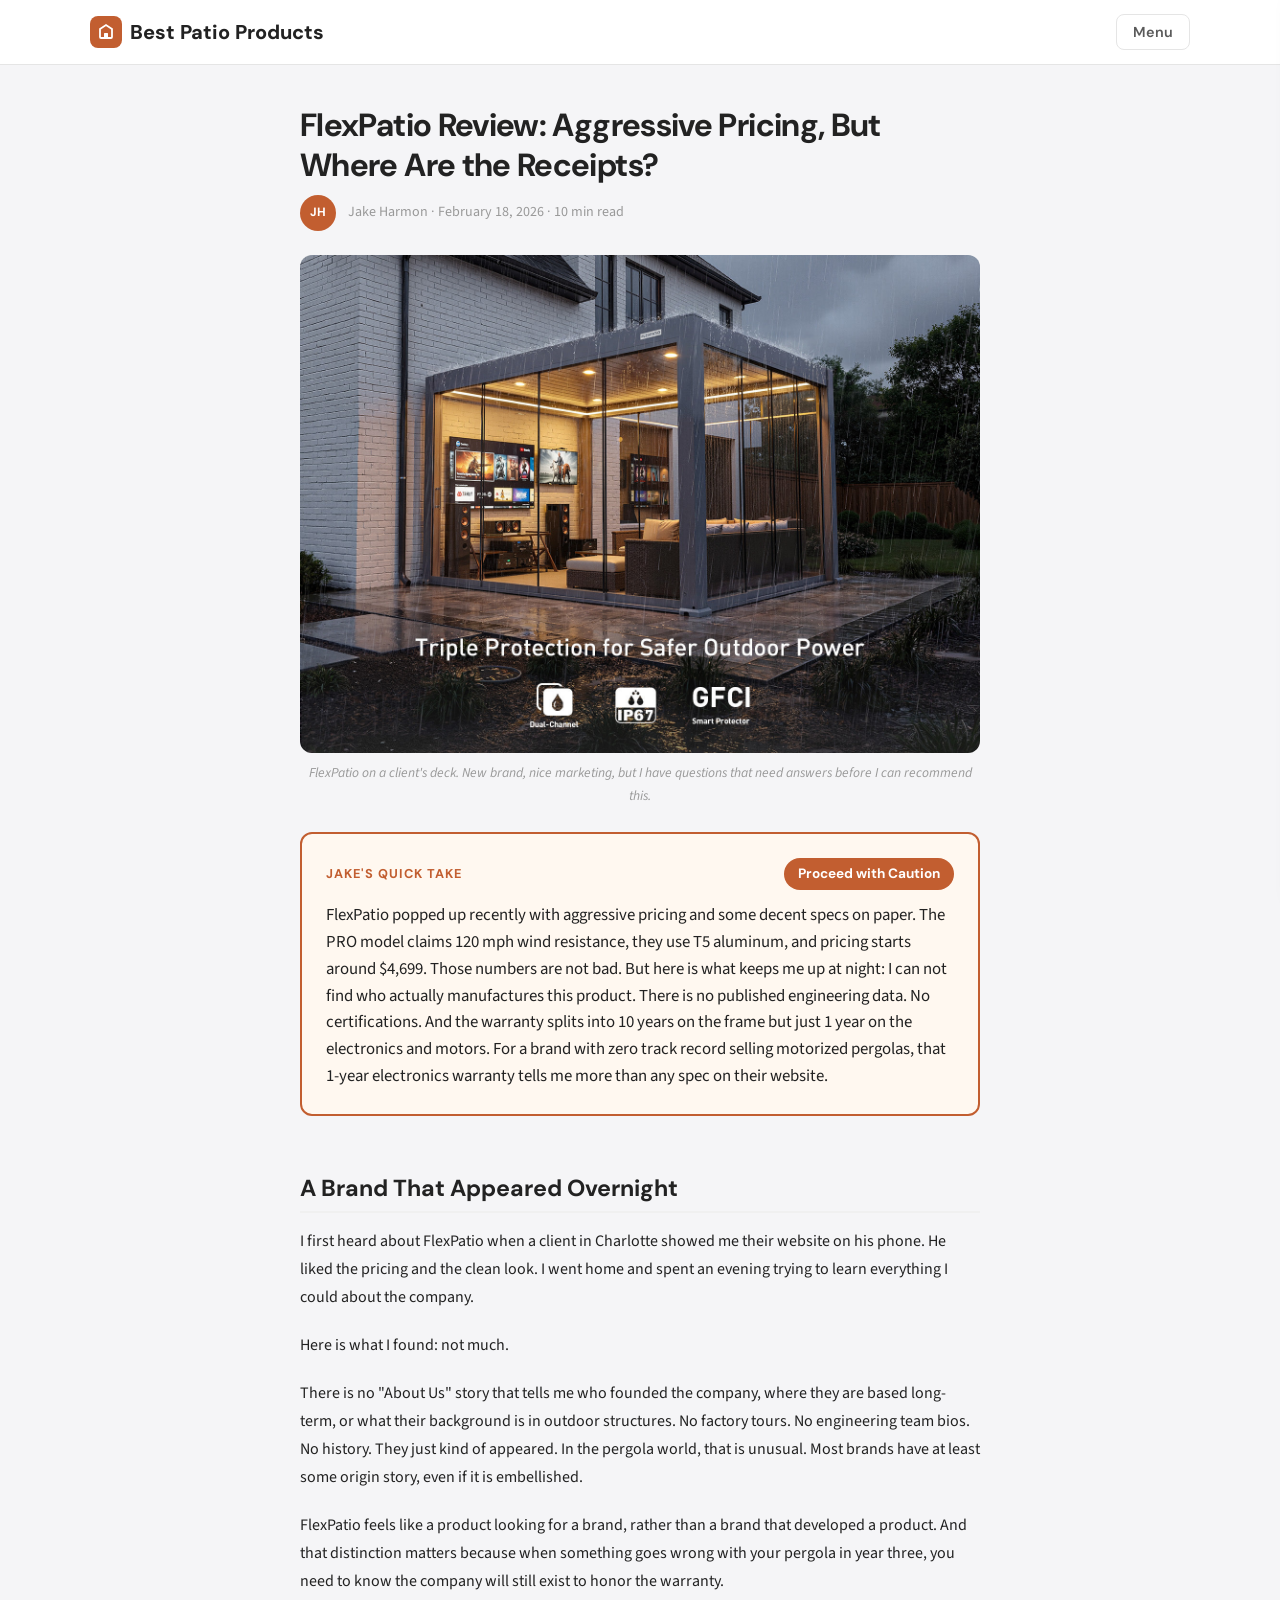
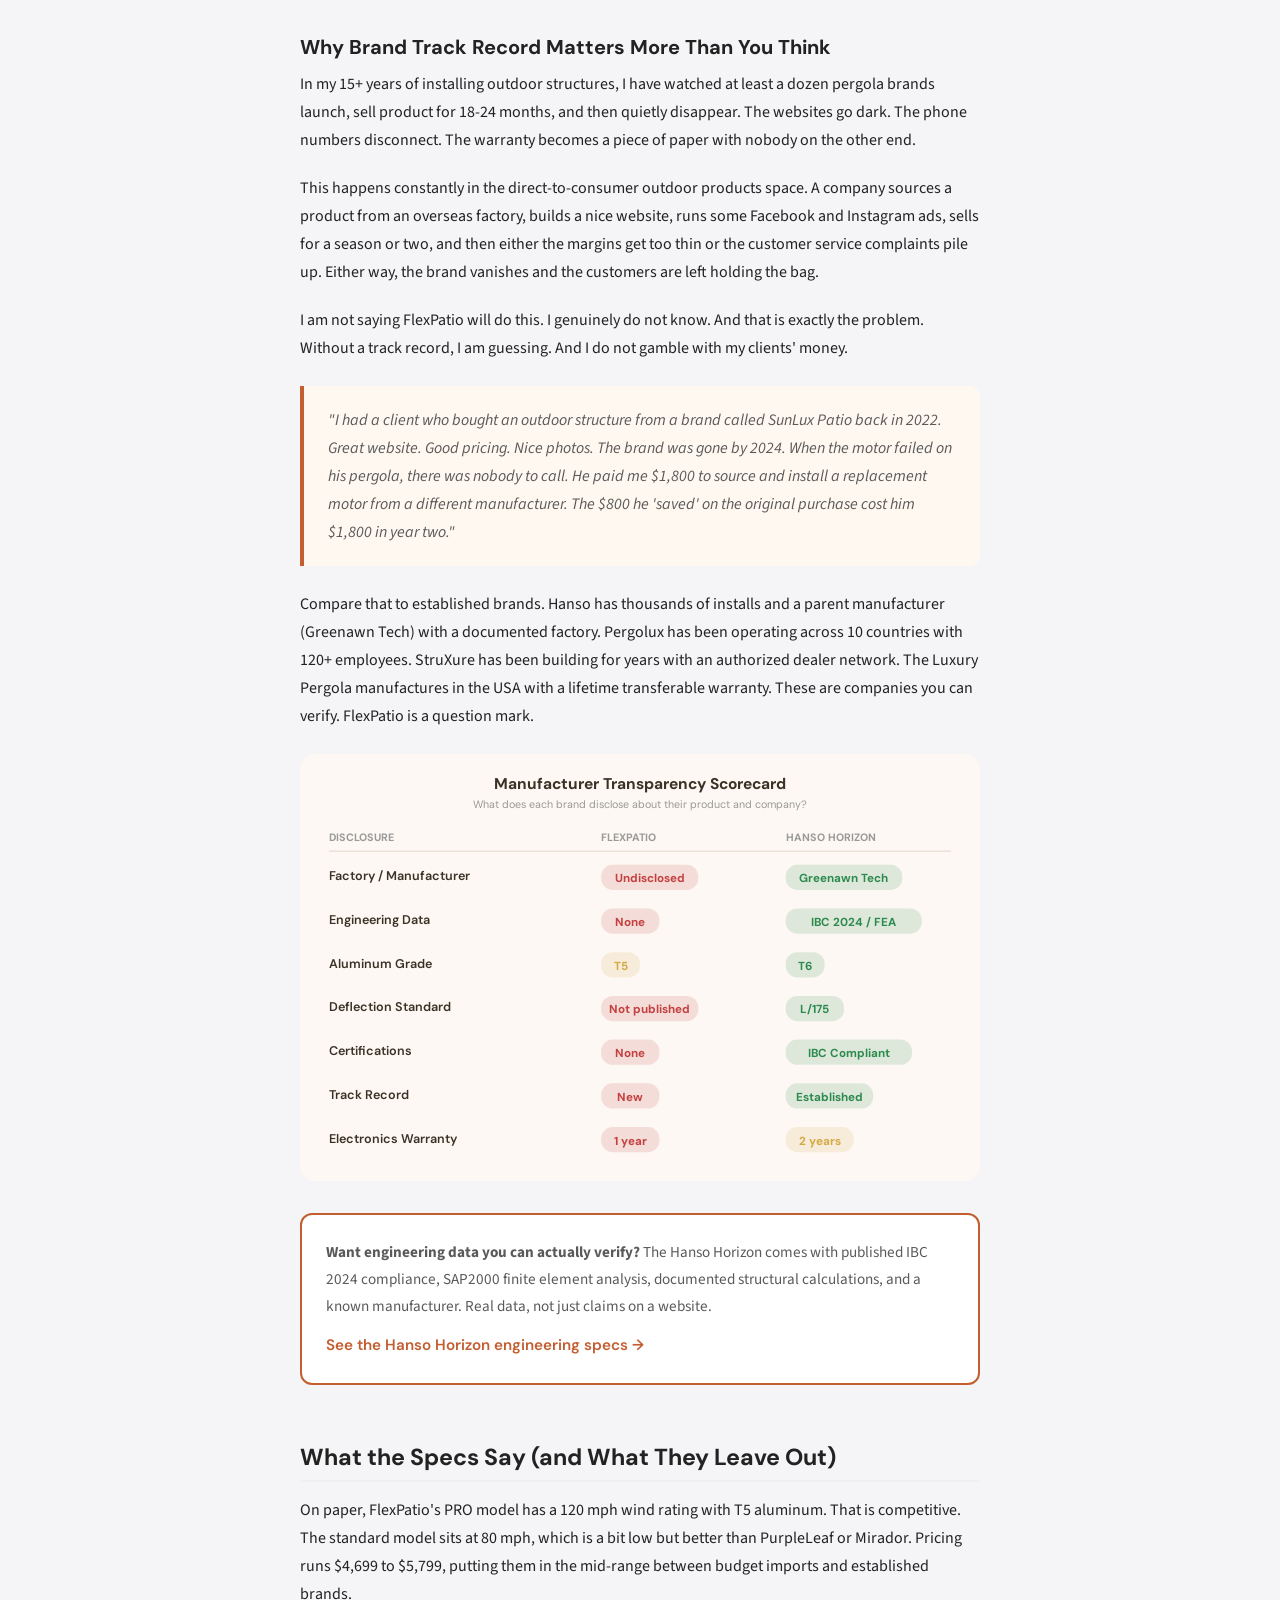
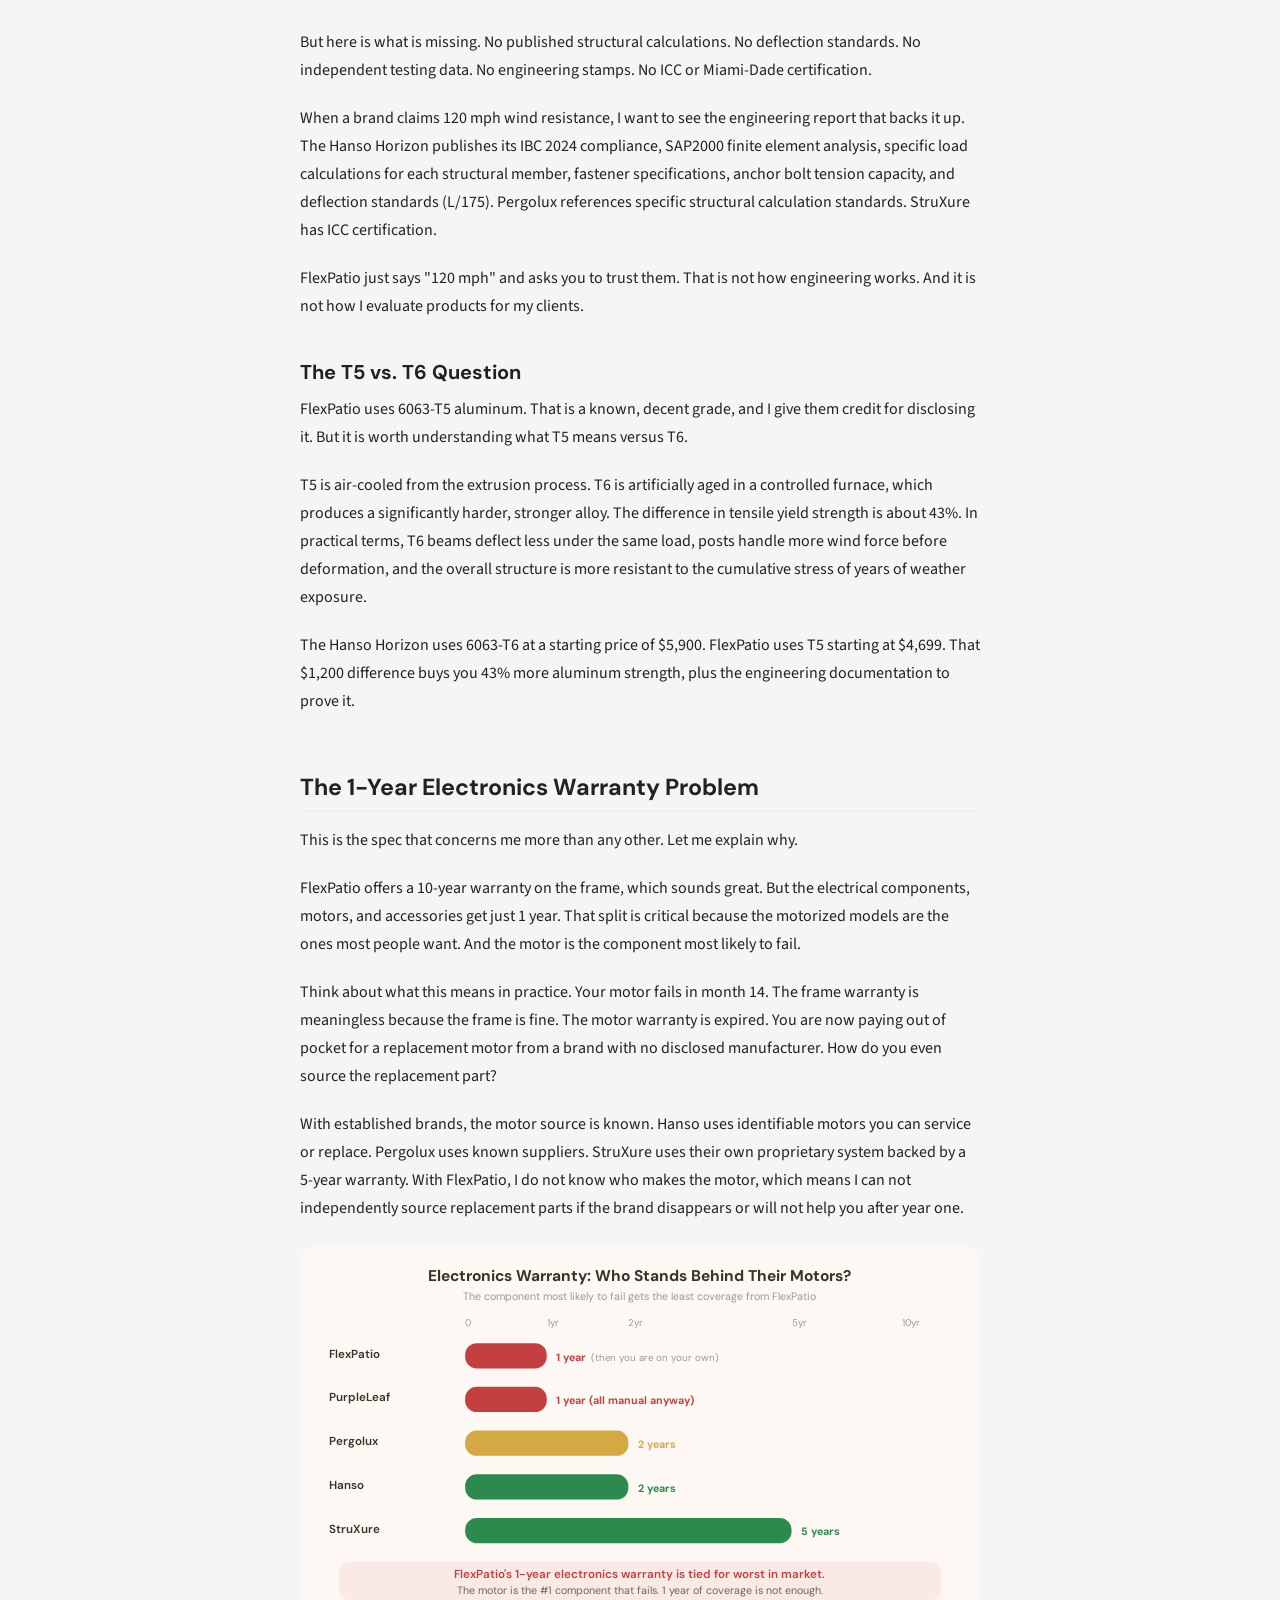
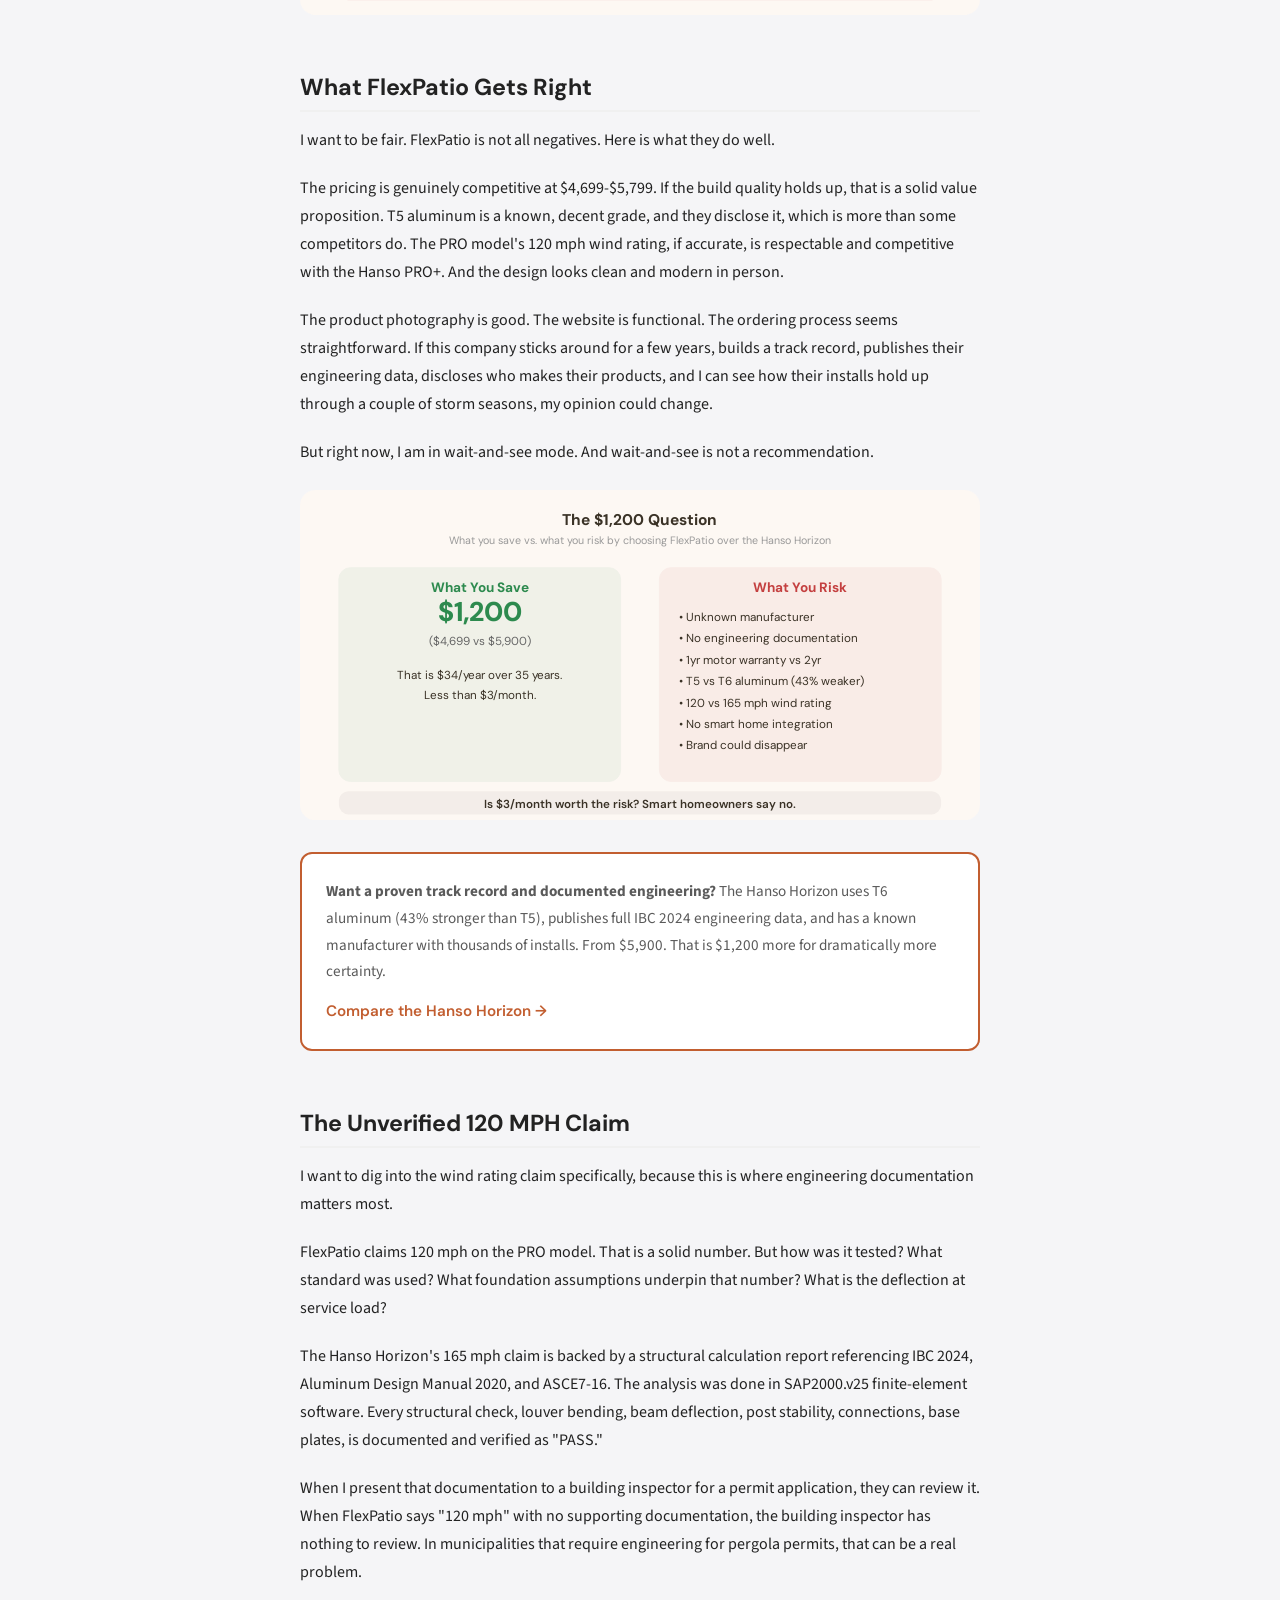
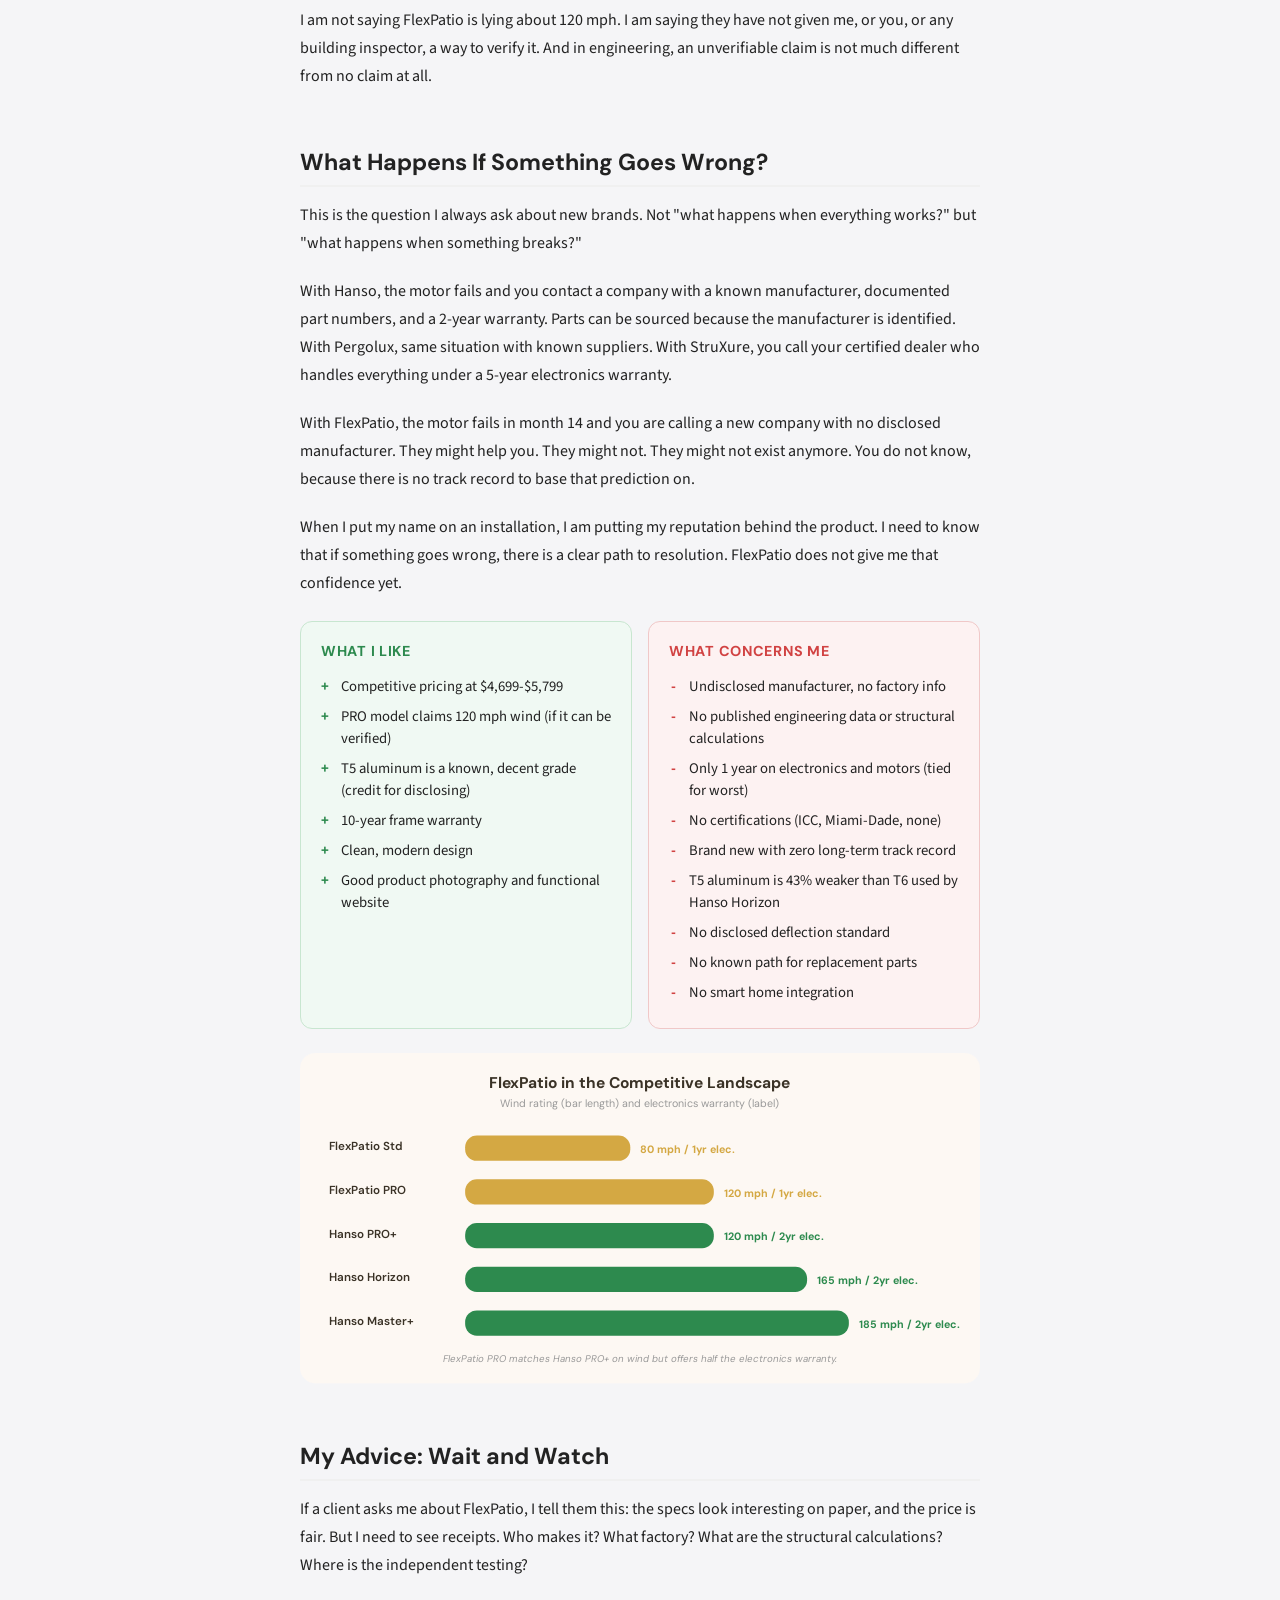
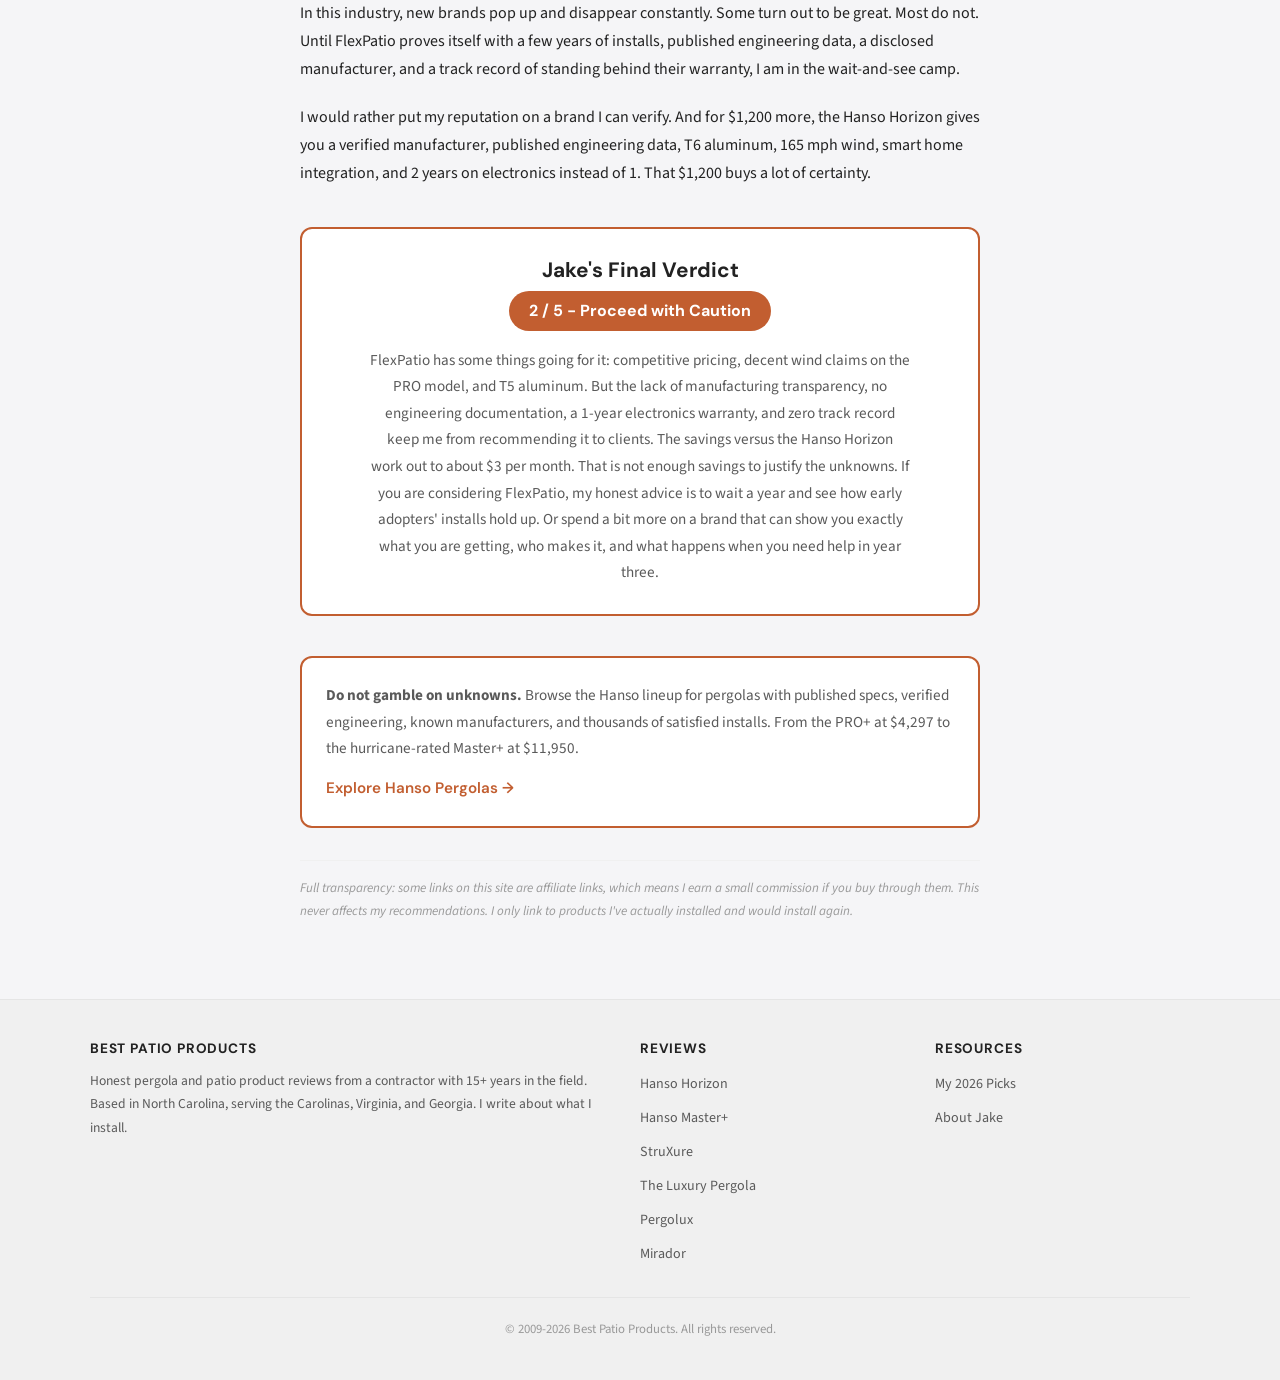
<file: reviews/flexpatio.html>
<!DOCTYPE html>
<html lang="en">
<head>
  <meta charset="UTF-8">
  <meta name="viewport" content="width=device-width, initial-scale=1.0">
  <title>FlexPatio Pergola Review (2026) - Aggressive Pricing, But Where Are the Receipts?</title>
  <meta name="description" content="Honest FlexPatio pergola review from an installer with 15+ years experience. New brand, undisclosed manufacturer, 80-120 mph wind, 10yr/1yr warranty split. Full breakdown of the risks.">
  <link rel="canonical" href="https://bestpatioproducts.com/reviews/flexpatio.html">
  <link rel="preconnect" href="https://fonts.googleapis.com">
  <link rel="preconnect" href="https://fonts.gstatic.com" crossorigin>
  <link href="https://fonts.googleapis.com/css2?family=DM+Sans:wght@400;500;600;700;800&family=Source+Sans+3:wght@400;500;600;700&display=swap" rel="stylesheet">
  <link rel="stylesheet" href="../css/style.css?v=1">
  <link rel="icon" href="data:image/svg+xml,<svg xmlns='http://www.w3.org/2000/svg' viewBox='0 0 40 40'><circle cx='20' cy='20' r='18' fill='%23c25e30'/><path d='M14 14l6-4 6 4v12H14z' fill='white' opacity='0.9'/><rect x='18' y='20' width='4' height='6' rx='1' fill='%23c25e30'/></svg>">
  <script type="application/ld+json">
  {
    "@context": "https://schema.org",
    "@type": "Review",
    "itemReviewed": {
      "@type": "Product",
      "name": "FlexPatio Louvered Pergola",
      "brand": { "@type": "Brand", "name": "FlexPatio" }
    },
    "author": {
      "@type": "Person",
      "name": "Jake Harmon"
    },
    "reviewRating": {
      "@type": "Rating",
      "ratingValue": "2",
      "bestRating": "5",
      "worstRating": "1"
    },
    "publisher": {
      "@type": "Organization",
      "name": "Best Patio Products"
    },
    "datePublished": "2026-02-18",
    "reviewBody": "FlexPatio popped up recently with aggressive pricing and some decent specs on paper. The PRO model at 120 mph isn't bad. But who makes it? Where's the engineering data? The 1-year electronics warranty is a major red flag for a motorized pergola."
  }
  </script>
</head>
<body>

  <!-- HEADER -->
  <header class="site-header">
    <div class="header-inner">
      <a href="../index.html" class="site-logo">
        <span class="logo-icon">
          <svg width="18" height="18" viewBox="0 0 18 18" fill="none"><path d="M3 6l6-4 6 4v8a1 1 0 01-1 1H4a1 1 0 01-1-1V6z" stroke="white" stroke-width="1.8" fill="none"/><rect x="7" y="10" width="4" height="5" rx="0.5" fill="white"/></svg>
        </span>
        Best Patio Products
      </a>
      <button class="menu-btn" onclick="document.getElementById('drawer').classList.add('open'); document.getElementById('overlay').classList.add('open');">Menu</button>
    </div>
  </header>

  <!-- NAV DRAWER -->
  <div class="nav-drawer-overlay" id="overlay" onclick="this.classList.remove('open'); document.getElementById('drawer').classList.remove('open');"></div>
  <nav class="nav-drawer" id="drawer">
    <button class="drawer-close" onclick="this.parentElement.classList.remove('open'); document.getElementById('overlay').classList.remove('open');">&times;</button>
    <ul class="drawer-nav">
      <li><a href="../index.html">Home</a></li>
      <li><a href="../pergola-rankings.html">My Picks for 2026</a></li>
      <li><a href="hanso-horizon.html">Reviews</a></li>
      <li><a href="../about.html">About Jake</a></li>
    </ul>
  </nav>

  <main class="page-container">
    <div class="content-area">

      <!-- ARTICLE HEADER -->
      <div class="article-header">
        <h1>FlexPatio Review: Aggressive Pricing, But Where Are the Receipts?</h1>
        <div class="article-meta">
          <div class="jake-sm">JH</div>
          <span>Jake Harmon &middot; February 18, 2026 &middot; 10 min read</span>
        </div>
      </div>

      <!-- ARTICLE BODY -->
      <div class="article-body">

        <img src="../images/reviews/bpp-flexpatio-power-outdoor.jpg" alt="FlexPatio pergola installed on a deck" style="border-radius:12px;margin:24px 0;">
        <p class="img-caption">FlexPatio on a client's deck. New brand, nice marketing, but I have questions that need answers before I can recommend this.</p>

        <!-- QUICK TAKE -->
        <div class="quick-take">
          <div class="quick-take-header">
            <span class="quick-take-label">Jake's Quick Take</span>
            <span class="quick-take-verdict verdict-caution">Proceed with Caution</span>
          </div>
          <p>FlexPatio popped up recently with aggressive pricing and some decent specs on paper. The PRO model claims 120 mph wind resistance, they use T5 aluminum, and pricing starts around $4,699. Those numbers are not bad. But here is what keeps me up at night: I can not find who actually manufactures this product. There is no published engineering data. No certifications. And the warranty splits into 10 years on the frame but just 1 year on the electronics and motors. For a brand with zero track record selling motorized pergolas, that 1-year electronics warranty tells me more than any spec on their website.</p>
        </div>

        <h2>A Brand That Appeared Overnight</h2>

        <p>I first heard about FlexPatio when a client in Charlotte showed me their website on his phone. He liked the pricing and the clean look. I went home and spent an evening trying to learn everything I could about the company.</p>

        <p>Here is what I found: not much.</p>

        <p>There is no "About Us" story that tells me who founded the company, where they are based long-term, or what their background is in outdoor structures. No factory tours. No engineering team bios. No history. They just kind of appeared. In the pergola world, that is unusual. Most brands have at least some origin story, even if it is embellished.</p>

        <p>FlexPatio feels like a product looking for a brand, rather than a brand that developed a product. And that distinction matters because when something goes wrong with your pergola in year three, you need to know the company will still exist to honor the warranty.</p>

        <h3>Why Brand Track Record Matters More Than You Think</h3>

        <p>In my 15+ years of installing outdoor structures, I have watched at least a dozen pergola brands launch, sell product for 18-24 months, and then quietly disappear. The websites go dark. The phone numbers disconnect. The warranty becomes a piece of paper with nobody on the other end.</p>

        <p>This happens constantly in the direct-to-consumer outdoor products space. A company sources a product from an overseas factory, builds a nice website, runs some Facebook and Instagram ads, sells for a season or two, and then either the margins get too thin or the customer service complaints pile up. Either way, the brand vanishes and the customers are left holding the bag.</p>

        <p>I am not saying FlexPatio will do this. I genuinely do not know. And that is exactly the problem. Without a track record, I am guessing. And I do not gamble with my clients' money.</p>

        <blockquote>
          <p>"I had a client who bought an outdoor structure from a brand called SunLux Patio back in 2022. Great website. Good pricing. Nice photos. The brand was gone by 2024. When the motor failed on his pergola, there was nobody to call. He paid me $1,800 to source and install a replacement motor from a different manufacturer. The $800 he 'saved' on the original purchase cost him $1,800 in year two."</p>
        </blockquote>

        <p>Compare that to established brands. Hanso has thousands of installs and a parent manufacturer (Greenawn Tech) with a documented factory. Pergolux has been operating across 10 countries with 120+ employees. StruXure has been building for years with an authorized dealer network. The Luxury Pergola manufactures in the USA with a lifetime transferable warranty. These are companies you can verify. FlexPatio is a question mark.</p>

        <!-- SVG 1: Transparency Scorecard -->
        <div class="svg-wrap">
          <svg viewBox="0 0 700 440" xmlns="http://www.w3.org/2000/svg" role="img" aria-label="Manufacturer transparency scorecard">
            <rect width="700" height="440" rx="16" fill="#fdf8f3"/>
            <text x="350" y="36" text-anchor="middle" font-family="DM Sans, sans-serif" font-size="16" font-weight="700" fill="#3a3226">Manufacturer Transparency Scorecard</text>
            <text x="350" y="56" text-anchor="middle" font-family="DM Sans, sans-serif" font-size="11" fill="#999">What does each brand disclose about their product and company?</text>

            <!-- Column headers -->
            <text x="30" y="90" font-family="DM Sans, sans-serif" font-size="11" font-weight="700" fill="#999">DISCLOSURE</text>
            <text x="310" y="90" font-family="DM Sans, sans-serif" font-size="11" font-weight="700" fill="#999">FLEXPATIO</text>
            <text x="500" y="90" font-family="DM Sans, sans-serif" font-size="11" font-weight="700" fill="#999">HANSO HORIZON</text>
            <line x1="30" y1="100" x2="670" y2="100" stroke="#e0d5c8" stroke-width="1"/>

            <!-- Manufacturer -->
            <text x="30" y="130" font-family="DM Sans, sans-serif" font-size="13" font-weight="600" fill="#3a3226">Factory / Manufacturer</text>
            <rect x="310" y="114" width="100" height="26" rx="12" fill="#c44040" opacity="0.15"/>
            <text x="360" y="132" text-anchor="middle" font-family="DM Sans, sans-serif" font-size="12" font-weight="700" fill="#c44040">Undisclosed</text>
            <rect x="500" y="114" width="120" height="26" rx="12" fill="#2d8a4e" opacity="0.15"/>
            <text x="560" y="132" text-anchor="middle" font-family="DM Sans, sans-serif" font-size="12" font-weight="700" fill="#2d8a4e">Greenawn Tech</text>

            <!-- Engineering Data -->
            <text x="30" y="175" font-family="DM Sans, sans-serif" font-size="13" font-weight="600" fill="#3a3226">Engineering Data</text>
            <rect x="310" y="159" width="60" height="26" rx="12" fill="#c44040" opacity="0.15"/>
            <text x="340" y="177" text-anchor="middle" font-family="DM Sans, sans-serif" font-size="12" font-weight="700" fill="#c44040">None</text>
            <rect x="500" y="159" width="140" height="26" rx="12" fill="#2d8a4e" opacity="0.15"/>
            <text x="570" y="177" text-anchor="middle" font-family="DM Sans, sans-serif" font-size="12" font-weight="700" fill="#2d8a4e">IBC 2024 / FEA</text>

            <!-- Aluminum Grade -->
            <text x="30" y="220" font-family="DM Sans, sans-serif" font-size="13" font-weight="600" fill="#3a3226">Aluminum Grade</text>
            <rect x="310" y="204" width="40" height="26" rx="12" fill="#d4a843" opacity="0.15"/>
            <text x="330" y="222" text-anchor="middle" font-family="DM Sans, sans-serif" font-size="12" font-weight="700" fill="#d4a843">T5</text>
            <rect x="500" y="204" width="40" height="26" rx="12" fill="#2d8a4e" opacity="0.15"/>
            <text x="520" y="222" text-anchor="middle" font-family="DM Sans, sans-serif" font-size="12" font-weight="700" fill="#2d8a4e">T6</text>

            <!-- Deflection Standard -->
            <text x="30" y="265" font-family="DM Sans, sans-serif" font-size="13" font-weight="600" fill="#3a3226">Deflection Standard</text>
            <rect x="310" y="249" width="100" height="26" rx="12" fill="#c44040" opacity="0.15"/>
            <text x="360" y="267" text-anchor="middle" font-family="DM Sans, sans-serif" font-size="12" font-weight="700" fill="#c44040">Not published</text>
            <rect x="500" y="249" width="60" height="26" rx="12" fill="#2d8a4e" opacity="0.15"/>
            <text x="530" y="267" text-anchor="middle" font-family="DM Sans, sans-serif" font-size="12" font-weight="700" fill="#2d8a4e">L/175</text>

            <!-- Certifications -->
            <text x="30" y="310" font-family="DM Sans, sans-serif" font-size="13" font-weight="600" fill="#3a3226">Certifications</text>
            <rect x="310" y="294" width="60" height="26" rx="12" fill="#c44040" opacity="0.15"/>
            <text x="340" y="312" text-anchor="middle" font-family="DM Sans, sans-serif" font-size="12" font-weight="700" fill="#c44040">None</text>
            <rect x="500" y="294" width="130" height="26" rx="12" fill="#2d8a4e" opacity="0.15"/>
            <text x="565" y="312" text-anchor="middle" font-family="DM Sans, sans-serif" font-size="12" font-weight="700" fill="#2d8a4e">IBC Compliant</text>

            <!-- Company History -->
            <text x="30" y="355" font-family="DM Sans, sans-serif" font-size="13" font-weight="600" fill="#3a3226">Track Record</text>
            <rect x="310" y="339" width="60" height="26" rx="12" fill="#c44040" opacity="0.15"/>
            <text x="340" y="357" text-anchor="middle" font-family="DM Sans, sans-serif" font-size="12" font-weight="700" fill="#c44040">New</text>
            <rect x="500" y="339" width="90" height="26" rx="12" fill="#2d8a4e" opacity="0.15"/>
            <text x="545" y="357" text-anchor="middle" font-family="DM Sans, sans-serif" font-size="12" font-weight="700" fill="#2d8a4e">Established</text>

            <!-- Electronics Warranty -->
            <text x="30" y="400" font-family="DM Sans, sans-serif" font-size="13" font-weight="600" fill="#3a3226">Electronics Warranty</text>
            <rect x="310" y="384" width="60" height="26" rx="12" fill="#c44040" opacity="0.15"/>
            <text x="340" y="402" text-anchor="middle" font-family="DM Sans, sans-serif" font-size="12" font-weight="700" fill="#c44040">1 year</text>
            <rect x="500" y="384" width="70" height="26" rx="12" fill="#d4a843" opacity="0.15"/>
            <text x="535" y="402" text-anchor="middle" font-family="DM Sans, sans-serif" font-size="12" font-weight="700" fill="#d4a843">2 years</text>
          </svg>
        </div>

        <!-- CTA 1 -->
        <div class="article-cta">
          <p><strong>Want engineering data you can actually verify?</strong> The Hanso Horizon comes with published IBC 2024 compliance, SAP2000 finite element analysis, documented structural calculations, and a known manufacturer. Real data, not just claims on a website.</p>
          <a href="https://hansohome.com" class="cta-link" target="_blank" rel="noopener">See the Hanso Horizon engineering specs &rarr;</a>
        </div>

        <h2>What the Specs Say (and What They Leave Out)</h2>

        <p>On paper, FlexPatio's PRO model has a 120 mph wind rating with T5 aluminum. That is competitive. The standard model sits at 80 mph, which is a bit low but better than PurpleLeaf or Mirador. Pricing runs $4,699 to $5,799, putting them in the mid-range between budget imports and established brands.</p>

        <p>But here is what is missing. No published structural calculations. No deflection standards. No independent testing data. No engineering stamps. No ICC or Miami-Dade certification.</p>

        <p>When a brand claims 120 mph wind resistance, I want to see the engineering report that backs it up. The Hanso Horizon publishes its IBC 2024 compliance, SAP2000 finite element analysis, specific load calculations for each structural member, fastener specifications, anchor bolt tension capacity, and deflection standards (L/175). Pergolux references specific structural calculation standards. StruXure has ICC certification.</p>

        <p>FlexPatio just says "120 mph" and asks you to trust them. That is not how engineering works. And it is not how I evaluate products for my clients.</p>

        <h3>The T5 vs. T6 Question</h3>

        <p>FlexPatio uses 6063-T5 aluminum. That is a known, decent grade, and I give them credit for disclosing it. But it is worth understanding what T5 means versus T6.</p>

        <p>T5 is air-cooled from the extrusion process. T6 is artificially aged in a controlled furnace, which produces a significantly harder, stronger alloy. The difference in tensile yield strength is about 43%. In practical terms, T6 beams deflect less under the same load, posts handle more wind force before deformation, and the overall structure is more resistant to the cumulative stress of years of weather exposure.</p>

        <p>The Hanso Horizon uses 6063-T6 at a starting price of $5,900. FlexPatio uses T5 starting at $4,699. That $1,200 difference buys you 43% more aluminum strength, plus the engineering documentation to prove it.</p>

        <h2>The 1-Year Electronics Warranty Problem</h2>

        <p>This is the spec that concerns me more than any other. Let me explain why.</p>

        <p>FlexPatio offers a 10-year warranty on the frame, which sounds great. But the electrical components, motors, and accessories get just 1 year. That split is critical because the motorized models are the ones most people want. And the motor is the component most likely to fail.</p>

        <p>Think about what this means in practice. Your motor fails in month 14. The frame warranty is meaningless because the frame is fine. The motor warranty is expired. You are now paying out of pocket for a replacement motor from a brand with no disclosed manufacturer. How do you even source the replacement part?</p>

        <p>With established brands, the motor source is known. Hanso uses identifiable motors you can service or replace. Pergolux uses known suppliers. StruXure uses their own proprietary system backed by a 5-year warranty. With FlexPatio, I do not know who makes the motor, which means I can not independently source replacement parts if the brand disappears or will not help you after year one.</p>

        <!-- SVG 2: The Warranty Split Problem -->
        <div class="svg-wrap">
          <svg viewBox="0 0 700 380" xmlns="http://www.w3.org/2000/svg" role="img" aria-label="Electronics warranty comparison across brands">
            <rect width="700" height="380" rx="16" fill="#fdf8f3"/>
            <text x="350" y="36" text-anchor="middle" font-family="DM Sans, sans-serif" font-size="16" font-weight="700" fill="#3a3226">Electronics Warranty: Who Stands Behind Their Motors?</text>
            <text x="350" y="56" text-anchor="middle" font-family="DM Sans, sans-serif" font-size="11" fill="#999">The component most likely to fail gets the least coverage from FlexPatio</text>

            <!-- Year scale -->
            <text x="170" y="82" font-family="DM Sans, sans-serif" font-size="10" fill="#999">0</text>
            <text x="254" y="82" font-family="DM Sans, sans-serif" font-size="10" fill="#999">1yr</text>
            <text x="338" y="82" font-family="DM Sans, sans-serif" font-size="10" fill="#999">2yr</text>
            <text x="506" y="82" font-family="DM Sans, sans-serif" font-size="10" fill="#999">5yr</text>
            <text x="620" y="82" font-family="DM Sans, sans-serif" font-size="10" fill="#999">10yr</text>

            <!-- FlexPatio -->
            <text x="30" y="115" font-family="DM Sans, sans-serif" font-size="12" font-weight="600" fill="#3a3226">FlexPatio</text>
            <rect x="170" y="100" width="84" height="26" rx="12" fill="#c44040"/>
            <text x="264" y="118" font-family="DM Sans, sans-serif" font-size="11" font-weight="700" fill="#c44040">1 year</text>
            <text x="300" y="118" font-family="DM Sans, sans-serif" font-size="10" fill="#999">(then you are on your own)</text>

            <!-- PurpleLeaf -->
            <text x="30" y="160" font-family="DM Sans, sans-serif" font-size="12" font-weight="600" fill="#3a3226">PurpleLeaf</text>
            <rect x="170" y="145" width="84" height="26" rx="12" fill="#c44040"/>
            <text x="264" y="163" font-family="DM Sans, sans-serif" font-size="11" font-weight="700" fill="#c44040">1 year (all manual anyway)</text>

            <!-- Pergolux -->
            <text x="30" y="205" font-family="DM Sans, sans-serif" font-size="12" font-weight="600" fill="#3a3226">Pergolux</text>
            <rect x="170" y="190" width="168" height="26" rx="12" fill="#d4a843"/>
            <text x="348" y="208" font-family="DM Sans, sans-serif" font-size="11" font-weight="700" fill="#d4a843">2 years</text>

            <!-- Hanso -->
            <text x="30" y="250" font-family="DM Sans, sans-serif" font-size="12" font-weight="600" fill="#3a3226">Hanso</text>
            <rect x="170" y="235" width="168" height="26" rx="12" fill="#2d8a4e"/>
            <text x="348" y="253" font-family="DM Sans, sans-serif" font-size="11" font-weight="700" fill="#2d8a4e">2 years</text>

            <!-- StruXure -->
            <text x="30" y="295" font-family="DM Sans, sans-serif" font-size="12" font-weight="600" fill="#3a3226">StruXure</text>
            <rect x="170" y="280" width="336" height="26" rx="12" fill="#2d8a4e"/>
            <text x="516" y="298" font-family="DM Sans, sans-serif" font-size="11" font-weight="700" fill="#2d8a4e">5 years</text>

            <!-- Bottom callout -->
            <rect x="40" y="325" width="620" height="40" rx="12" fill="#c44040" opacity="0.08"/>
            <text x="350" y="342" text-anchor="middle" font-family="DM Sans, sans-serif" font-size="12" font-weight="600" fill="#c44040">FlexPatio's 1-year electronics warranty is tied for worst in market.</text>
            <text x="350" y="358" text-anchor="middle" font-family="DM Sans, sans-serif" font-size="11" fill="#666">The motor is the #1 component that fails. 1 year of coverage is not enough.</text>
          </svg>
        </div>

        <h2>What FlexPatio Gets Right</h2>

        <p>I want to be fair. FlexPatio is not all negatives. Here is what they do well.</p>

        <p>The pricing is genuinely competitive at $4,699-$5,799. If the build quality holds up, that is a solid value proposition. T5 aluminum is a known, decent grade, and they disclose it, which is more than some competitors do. The PRO model's 120 mph wind rating, if accurate, is respectable and competitive with the Hanso PRO+. And the design looks clean and modern in person.</p>

        <p>The product photography is good. The website is functional. The ordering process seems straightforward. If this company sticks around for a few years, builds a track record, publishes their engineering data, discloses who makes their products, and I can see how their installs hold up through a couple of storm seasons, my opinion could change.</p>

        <p>But right now, I am in wait-and-see mode. And wait-and-see is not a recommendation.</p>

        <!-- SVG 3: Risk vs. Reward Framework -->
        <div class="svg-wrap">
          <svg viewBox="0 0 700 340" xmlns="http://www.w3.org/2000/svg" role="img" aria-label="FlexPatio risk vs reward analysis">
            <rect width="700" height="340" rx="16" fill="#fdf8f3"/>
            <text x="350" y="36" text-anchor="middle" font-family="DM Sans, sans-serif" font-size="16" font-weight="700" fill="#3a3226">The $1,200 Question</text>
            <text x="350" y="56" text-anchor="middle" font-family="DM Sans, sans-serif" font-size="11" fill="#999">What you save vs. what you risk by choosing FlexPatio over the Hanso Horizon</text>

            <!-- What you save -->
            <rect x="40" y="80" width="290" height="220" rx="12" fill="#2d8a4e" opacity="0.06" stroke="#2d8a4e" stroke-width="1"/>
            <text x="185" y="105" text-anchor="middle" font-family="DM Sans, sans-serif" font-size="14" font-weight="700" fill="#2d8a4e">What You Save</text>
            <text x="185" y="135" text-anchor="middle" font-family="DM Sans, sans-serif" font-size="28" font-weight="800" fill="#2d8a4e">$1,200</text>
            <text x="185" y="160" text-anchor="middle" font-family="DM Sans, sans-serif" font-size="12" fill="#666">($4,699 vs $5,900)</text>
            <text x="185" y="195" text-anchor="middle" font-family="DM Sans, sans-serif" font-size="12" fill="#3a3226">That is $34/year over 35 years.</text>
            <text x="185" y="215" text-anchor="middle" font-family="DM Sans, sans-serif" font-size="12" fill="#3a3226">Less than $3/month.</text>

            <!-- What you risk -->
            <rect x="370" y="80" width="290" height="220" rx="12" fill="#c44040" opacity="0.06" stroke="#c44040" stroke-width="1"/>
            <text x="515" y="105" text-anchor="middle" font-family="DM Sans, sans-serif" font-size="14" font-weight="700" fill="#c44040">What You Risk</text>
            <text x="390" y="135" font-family="DM Sans, sans-serif" font-size="12" fill="#3a3226">&bull; Unknown manufacturer</text>
            <text x="390" y="157" font-family="DM Sans, sans-serif" font-size="12" fill="#3a3226">&bull; No engineering documentation</text>
            <text x="390" y="179" font-family="DM Sans, sans-serif" font-size="12" fill="#3a3226">&bull; 1yr motor warranty vs 2yr</text>
            <text x="390" y="201" font-family="DM Sans, sans-serif" font-size="12" fill="#3a3226">&bull; T5 vs T6 aluminum (43% weaker)</text>
            <text x="390" y="223" font-family="DM Sans, sans-serif" font-size="12" fill="#3a3226">&bull; 120 vs 165 mph wind rating</text>
            <text x="390" y="245" font-family="DM Sans, sans-serif" font-size="12" fill="#3a3226">&bull; No smart home integration</text>
            <text x="390" y="267" font-family="DM Sans, sans-serif" font-size="12" fill="#3a3226">&bull; Brand could disappear</text>

            <!-- Bottom line -->
            <rect x="40" y="310" width="620" height="24" rx="10" fill="#3a3226" opacity="0.05"/>
            <text x="350" y="327" text-anchor="middle" font-family="DM Sans, sans-serif" font-size="12" font-weight="600" fill="#3a3226">Is $3/month worth the risk? Smart homeowners say no.</text>
          </svg>
        </div>

        <!-- CTA 2 -->
        <div class="article-cta">
          <p><strong>Want a proven track record and documented engineering?</strong> The Hanso Horizon uses T6 aluminum (43% stronger than T5), publishes full IBC 2024 engineering data, and has a known manufacturer with thousands of installs. From $5,900. That is $1,200 more for dramatically more certainty.</p>
          <a href="https://hansohome.com" class="cta-link" target="_blank" rel="noopener">Compare the Hanso Horizon &rarr;</a>
        </div>

        <h2>The Unverified 120 MPH Claim</h2>

        <p>I want to dig into the wind rating claim specifically, because this is where engineering documentation matters most.</p>

        <p>FlexPatio claims 120 mph on the PRO model. That is a solid number. But how was it tested? What standard was used? What foundation assumptions underpin that number? What is the deflection at service load?</p>

        <p>The Hanso Horizon's 165 mph claim is backed by a structural calculation report referencing IBC 2024, Aluminum Design Manual 2020, and ASCE7-16. The analysis was done in SAP2000.v25 finite-element software. Every structural check, louver bending, beam deflection, post stability, connections, base plates, is documented and verified as "PASS."</p>

        <p>When I present that documentation to a building inspector for a permit application, they can review it. When FlexPatio says "120 mph" with no supporting documentation, the building inspector has nothing to review. In municipalities that require engineering for pergola permits, that can be a real problem.</p>

        <p>I am not saying FlexPatio is lying about 120 mph. I am saying they have not given me, or you, or any building inspector, a way to verify it. And in engineering, an unverifiable claim is not much different from no claim at all.</p>

        <h2>What Happens If Something Goes Wrong?</h2>

        <p>This is the question I always ask about new brands. Not "what happens when everything works?" but "what happens when something breaks?"</p>

        <p>With Hanso, the motor fails and you contact a company with a known manufacturer, documented part numbers, and a 2-year warranty. Parts can be sourced because the manufacturer is identified. With Pergolux, same situation with known suppliers. With StruXure, you call your certified dealer who handles everything under a 5-year electronics warranty.</p>

        <p>With FlexPatio, the motor fails in month 14 and you are calling a new company with no disclosed manufacturer. They might help you. They might not. They might not exist anymore. You do not know, because there is no track record to base that prediction on.</p>

        <p>When I put my name on an installation, I am putting my reputation behind the product. I need to know that if something goes wrong, there is a clear path to resolution. FlexPatio does not give me that confidence yet.</p>

        <!-- PROS/CONS -->
        <div class="pros-cons">
          <div class="pros">
            <h4>What I Like</h4>
            <ul>
              <li>Competitive pricing at $4,699-$5,799</li>
              <li>PRO model claims 120 mph wind (if it can be verified)</li>
              <li>T5 aluminum is a known, decent grade (credit for disclosing)</li>
              <li>10-year frame warranty</li>
              <li>Clean, modern design</li>
              <li>Good product photography and functional website</li>
            </ul>
          </div>
          <div class="cons">
            <h4>What Concerns Me</h4>
            <ul>
              <li>Undisclosed manufacturer, no factory info</li>
              <li>No published engineering data or structural calculations</li>
              <li>Only 1 year on electronics and motors (tied for worst)</li>
              <li>No certifications (ICC, Miami-Dade, none)</li>
              <li>Brand new with zero long-term track record</li>
              <li>T5 aluminum is 43% weaker than T6 used by Hanso Horizon</li>
              <li>No disclosed deflection standard</li>
              <li>No known path for replacement parts</li>
              <li>No smart home integration</li>
            </ul>
          </div>
        </div>

        <!-- SVG 4: Wind + Warranty Landscape -->
        <div class="svg-wrap">
          <svg viewBox="0 0 700 340" xmlns="http://www.w3.org/2000/svg" role="img" aria-label="FlexPatio wind and warranty comparison">
            <rect width="700" height="340" rx="16" fill="#fdf8f3"/>
            <text x="350" y="36" text-anchor="middle" font-family="DM Sans, sans-serif" font-size="16" font-weight="700" fill="#3a3226">FlexPatio in the Competitive Landscape</text>
            <text x="350" y="56" text-anchor="middle" font-family="DM Sans, sans-serif" font-size="11" fill="#999">Wind rating (bar length) and electronics warranty (label)</text>

            <!-- FlexPatio Std -->
            <text x="30" y="100" font-family="DM Sans, sans-serif" font-size="12" font-weight="600" fill="#3a3226">FlexPatio Std</text>
            <rect x="170" y="85" width="170" height="26" rx="12" fill="#d4a843"/>
            <text x="350" y="103" font-family="DM Sans, sans-serif" font-size="11" font-weight="700" fill="#d4a843">80 mph / 1yr elec.</text>

            <!-- FlexPatio PRO -->
            <text x="30" y="145" font-family="DM Sans, sans-serif" font-size="12" font-weight="600" fill="#3a3226">FlexPatio PRO</text>
            <rect x="170" y="130" width="256" height="26" rx="12" fill="#d4a843"/>
            <text x="436" y="148" font-family="DM Sans, sans-serif" font-size="11" font-weight="700" fill="#d4a843">120 mph / 1yr elec.</text>

            <!-- Hanso PRO+ -->
            <text x="30" y="190" font-family="DM Sans, sans-serif" font-size="12" font-weight="600" fill="#3a3226">Hanso PRO+</text>
            <rect x="170" y="175" width="256" height="26" rx="12" fill="#2d8a4e"/>
            <text x="436" y="193" font-family="DM Sans, sans-serif" font-size="11" font-weight="700" fill="#2d8a4e">120 mph / 2yr elec.</text>

            <!-- Hanso Horizon -->
            <text x="30" y="235" font-family="DM Sans, sans-serif" font-size="12" font-weight="600" fill="#3a3226">Hanso Horizon</text>
            <rect x="170" y="220" width="352" height="26" rx="12" fill="#2d8a4e"/>
            <text x="532" y="238" font-family="DM Sans, sans-serif" font-size="11" font-weight="700" fill="#2d8a4e">165 mph / 2yr elec.</text>

            <!-- Hanso Master+ -->
            <text x="30" y="280" font-family="DM Sans, sans-serif" font-size="12" font-weight="600" fill="#3a3226">Hanso Master+</text>
            <rect x="170" y="265" width="395" height="26" rx="12" fill="#2d8a4e"/>
            <text x="575" y="283" font-family="DM Sans, sans-serif" font-size="11" font-weight="700" fill="#2d8a4e">185 mph / 2yr elec.</text>

            <text x="350" y="318" text-anchor="middle" font-family="DM Sans, sans-serif" font-size="10" fill="#999" font-style="italic">FlexPatio PRO matches Hanso PRO+ on wind but offers half the electronics warranty.</text>
          </svg>
        </div>

        <h2>My Advice: Wait and Watch</h2>

        <p>If a client asks me about FlexPatio, I tell them this: the specs look interesting on paper, and the price is fair. But I need to see receipts. Who makes it? What factory? What are the structural calculations? Where is the independent testing?</p>

        <p>In this industry, new brands pop up and disappear constantly. Some turn out to be great. Most do not. Until FlexPatio proves itself with a few years of installs, published engineering data, a disclosed manufacturer, and a track record of standing behind their warranty, I am in the wait-and-see camp.</p>

        <p>I would rather put my reputation on a brand I can verify. And for $1,200 more, the Hanso Horizon gives you a verified manufacturer, published engineering data, T6 aluminum, 165 mph wind, smart home integration, and 2 years on electronics instead of 1. That $1,200 buys a lot of certainty.</p>

        <!-- VERDICT BOX -->
        <div class="verdict-box">
          <h3>Jake's Final Verdict</h3>
          <div class="verdict-rating verdict-caution">2 / 5 - Proceed with Caution</div>
          <p>FlexPatio has some things going for it: competitive pricing, decent wind claims on the PRO model, and T5 aluminum. But the lack of manufacturing transparency, no engineering documentation, a 1-year electronics warranty, and zero track record keep me from recommending it to clients. The savings versus the Hanso Horizon work out to about $3 per month. That is not enough savings to justify the unknowns. If you are considering FlexPatio, my honest advice is to wait a year and see how early adopters' installs hold up. Or spend a bit more on a brand that can show you exactly what you are getting, who makes it, and what happens when you need help in year three.</p>
        </div>

        <!-- CTA 3 -->
        <div class="article-cta">
          <p><strong>Do not gamble on unknowns.</strong> Browse the Hanso lineup for pergolas with published specs, verified engineering, known manufacturers, and thousands of satisfied installs. From the PRO+ at $4,297 to the hurricane-rated Master+ at $11,950.</p>
          <a href="https://hansohome.com" class="cta-link" target="_blank" rel="noopener">Explore Hanso Pergolas &rarr;</a>
        </div>

        <!-- DISCLOSURE -->
        <p class="disclosure">Full transparency: some links on this site are affiliate links, which means I earn a small commission if you buy through them. This never affects my recommendations. I only link to products I've actually installed and would install again.</p>

      </div>
    </div>
  </main>

  <!-- FOOTER -->
  <footer class="site-footer">
    <div class="footer-inner">
      <div class="footer-about">
        <h4>Best Patio Products</h4>
        <p>Honest pergola and patio product reviews from a contractor with 15+ years in the field. Based in North Carolina, serving the Carolinas, Virginia, and Georgia. I write about what I install.</p>
      </div>
      <div class="footer-links">
        <h4>Reviews</h4>
        <ul>
          <li><a href="hanso-horizon.html">Hanso Horizon</a></li>
          <li><a href="hanso-master-plus.html">Hanso Master+</a></li>
          <li><a href="struxure.html">StruXure</a></li>
          <li><a href="luxury-pergola.html">The Luxury Pergola</a></li>
          <li><a href="pergolux.html">Pergolux</a></li>
          <li><a href="mirador.html">Mirador</a></li>
        </ul>
      </div>
      <div class="footer-links">
        <h4>Resources</h4>
        <ul>
          <li><a href="../pergola-rankings.html">My 2026 Picks</a></li>
          <li><a href="../about.html">About Jake</a></li>
        </ul>
      </div>
    </div>
    <div class="footer-bottom">
      &copy; 2009-2026 Best Patio Products. All rights reserved.
    </div>
  </footer>

</body>
</html>
</file>
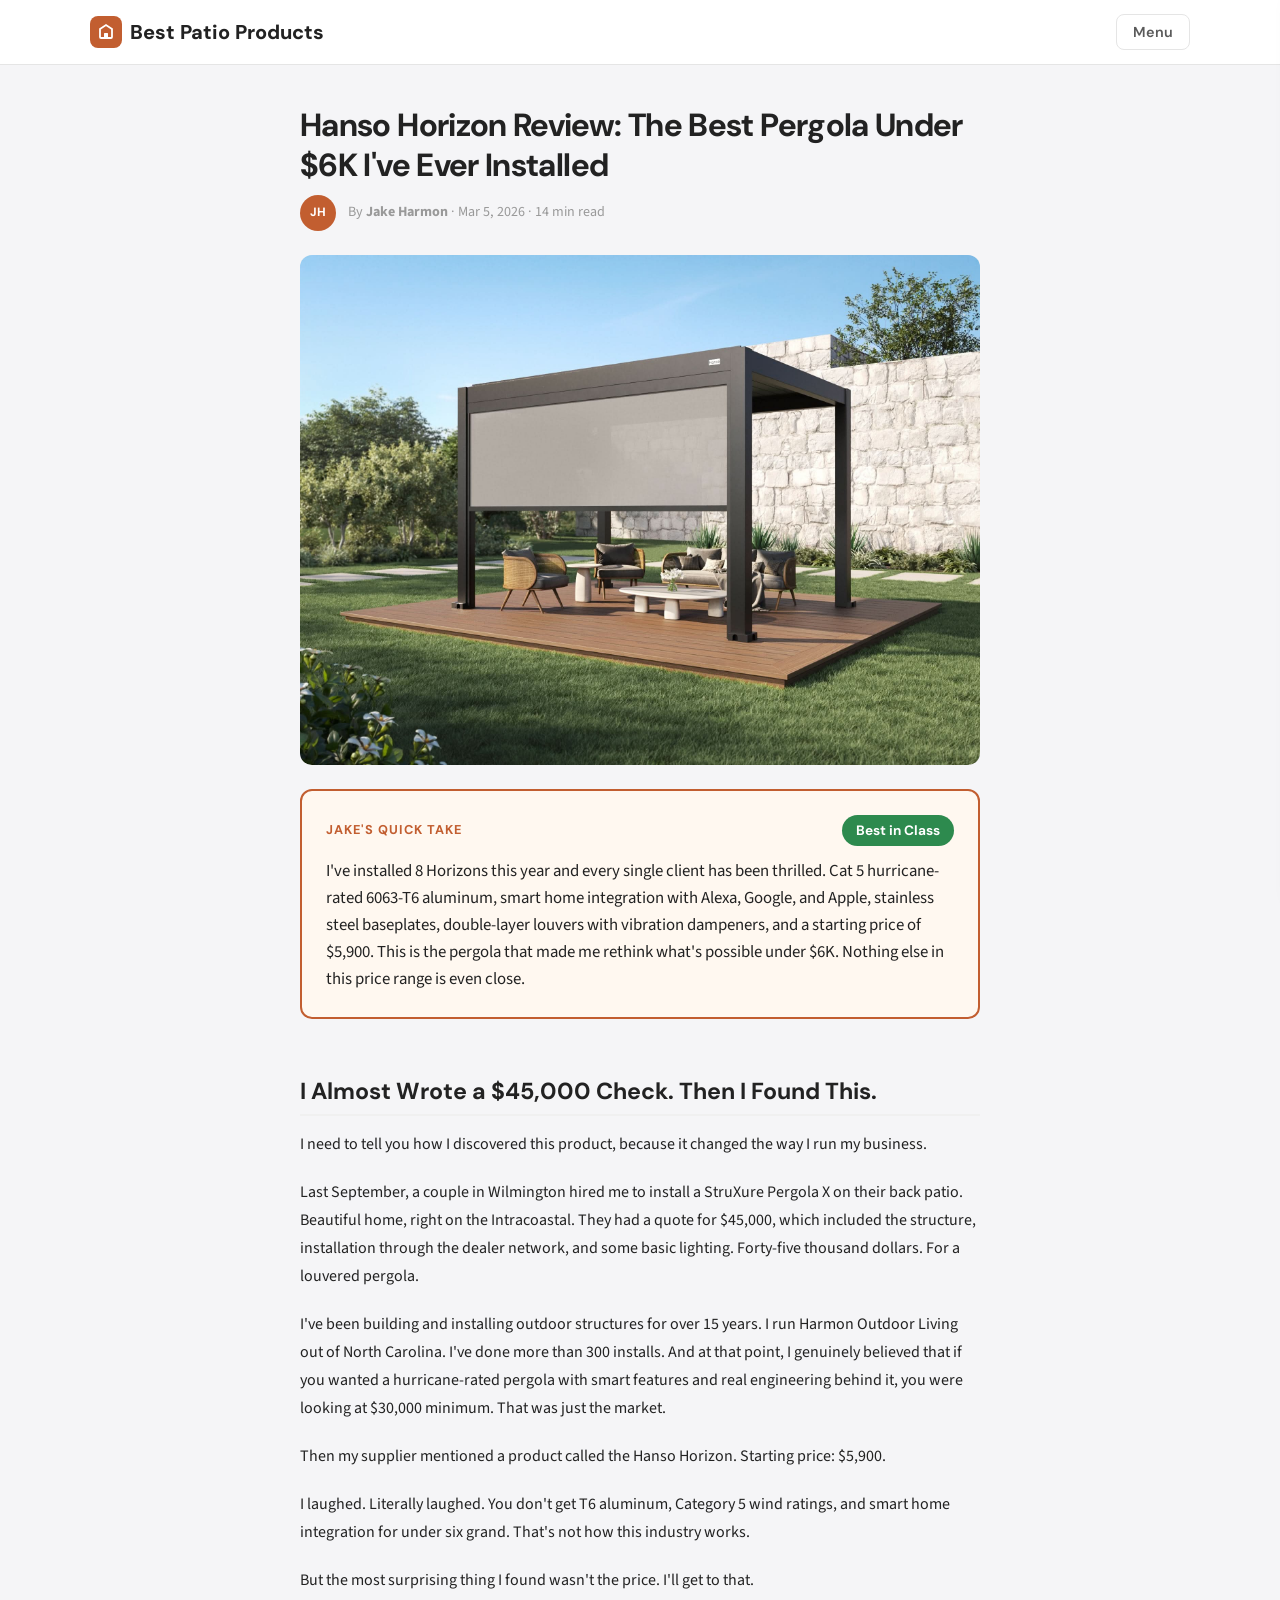
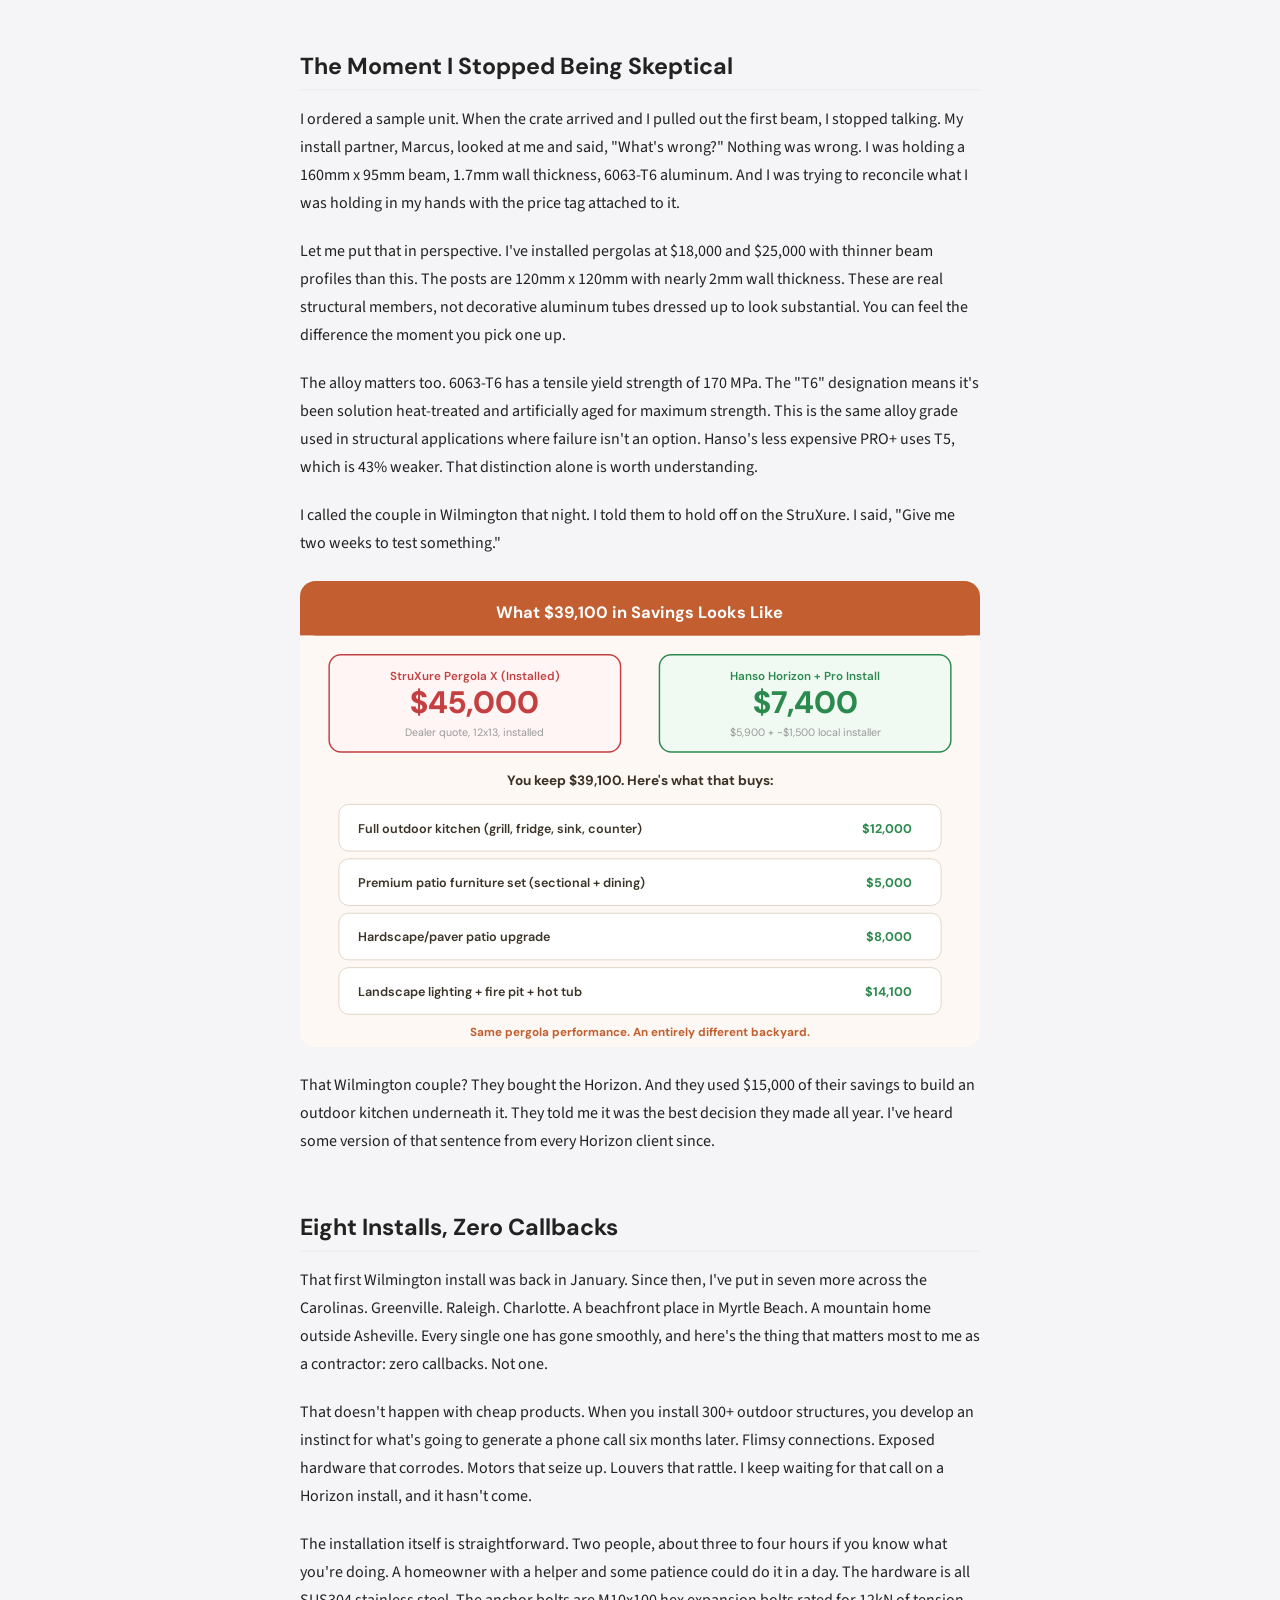
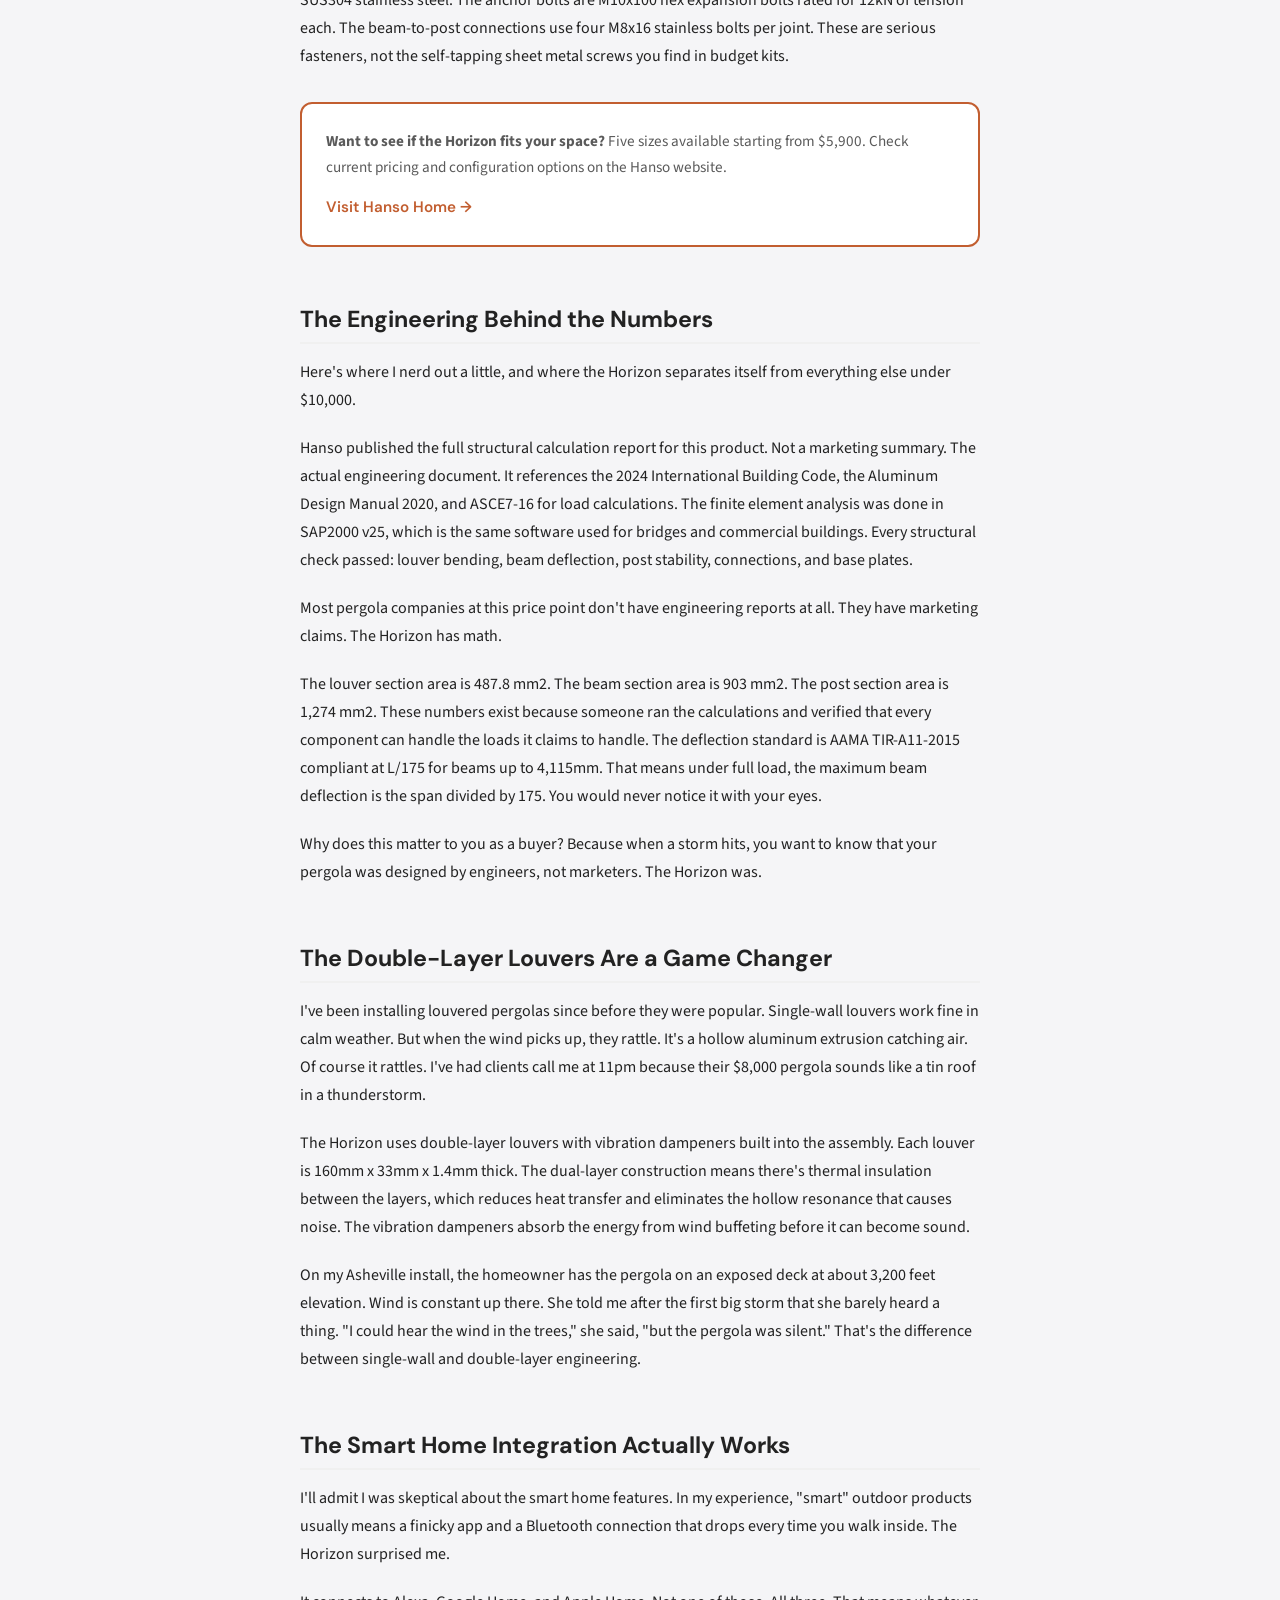
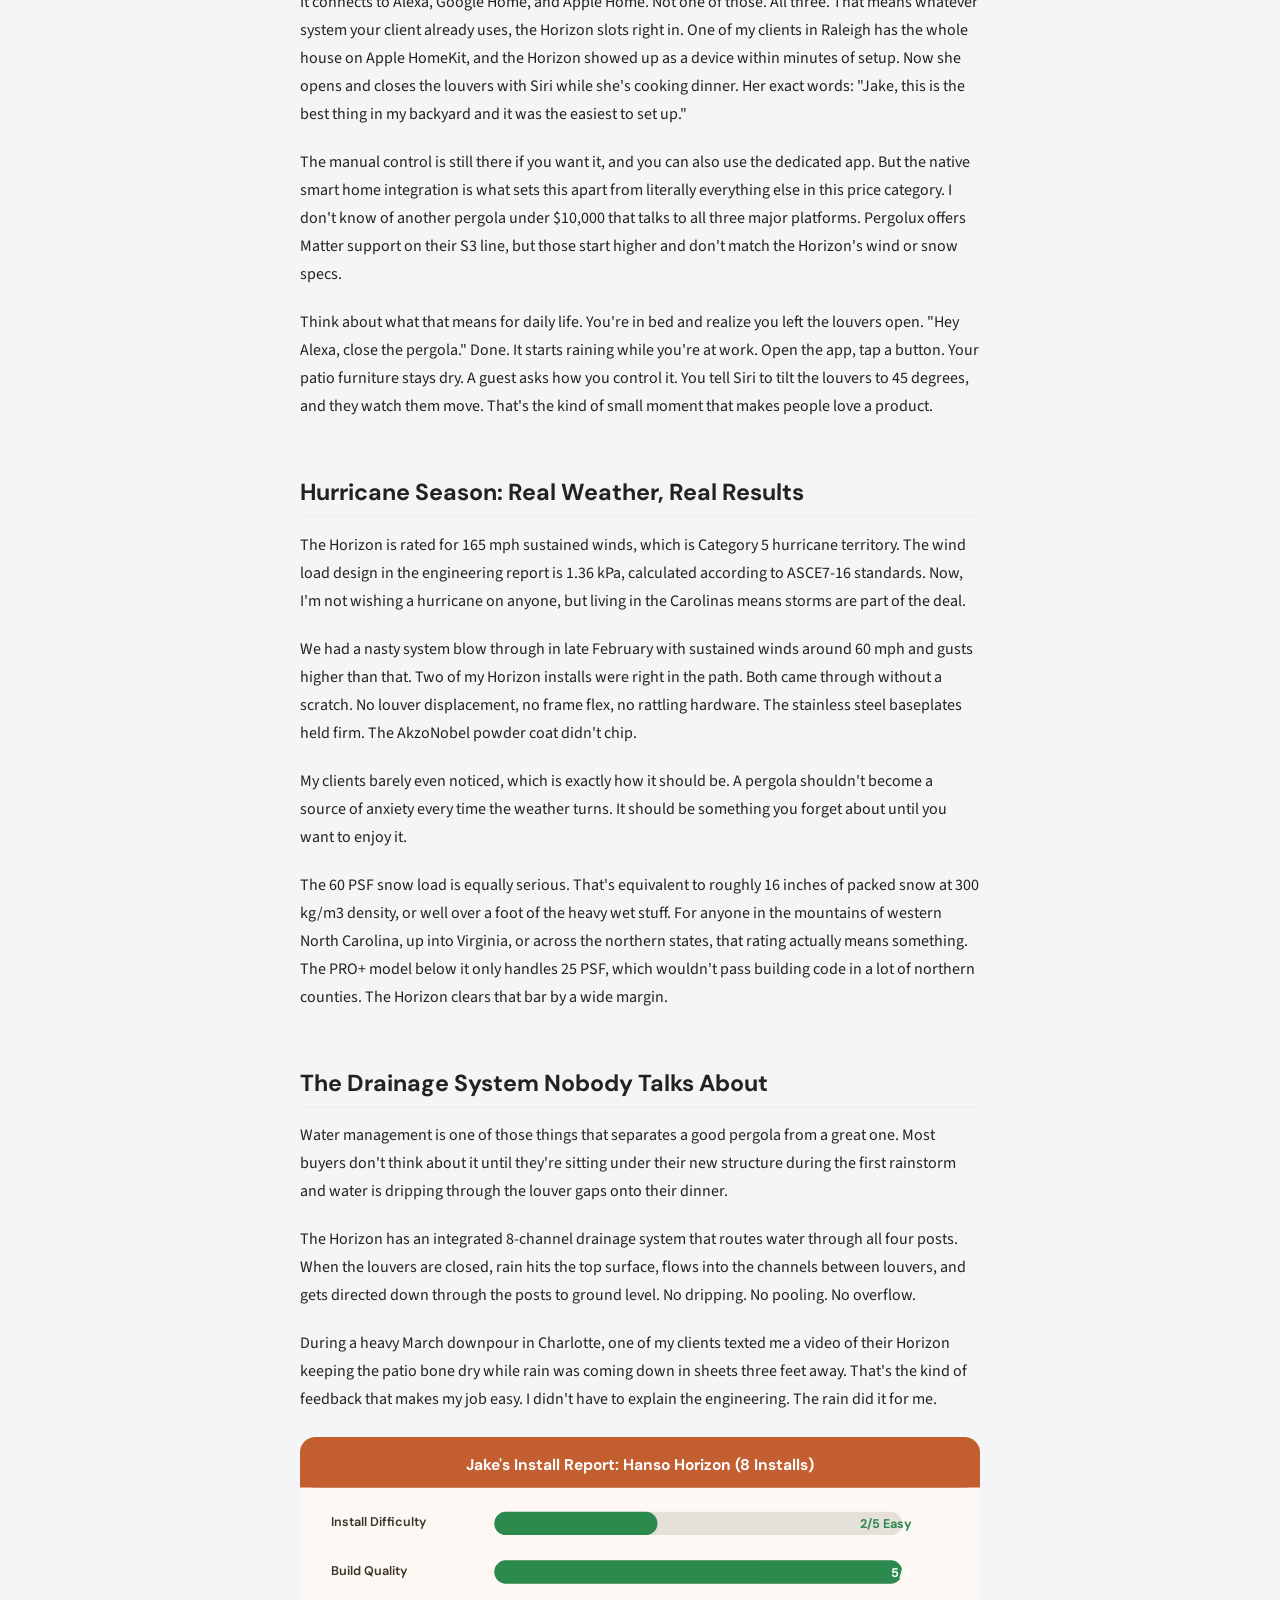
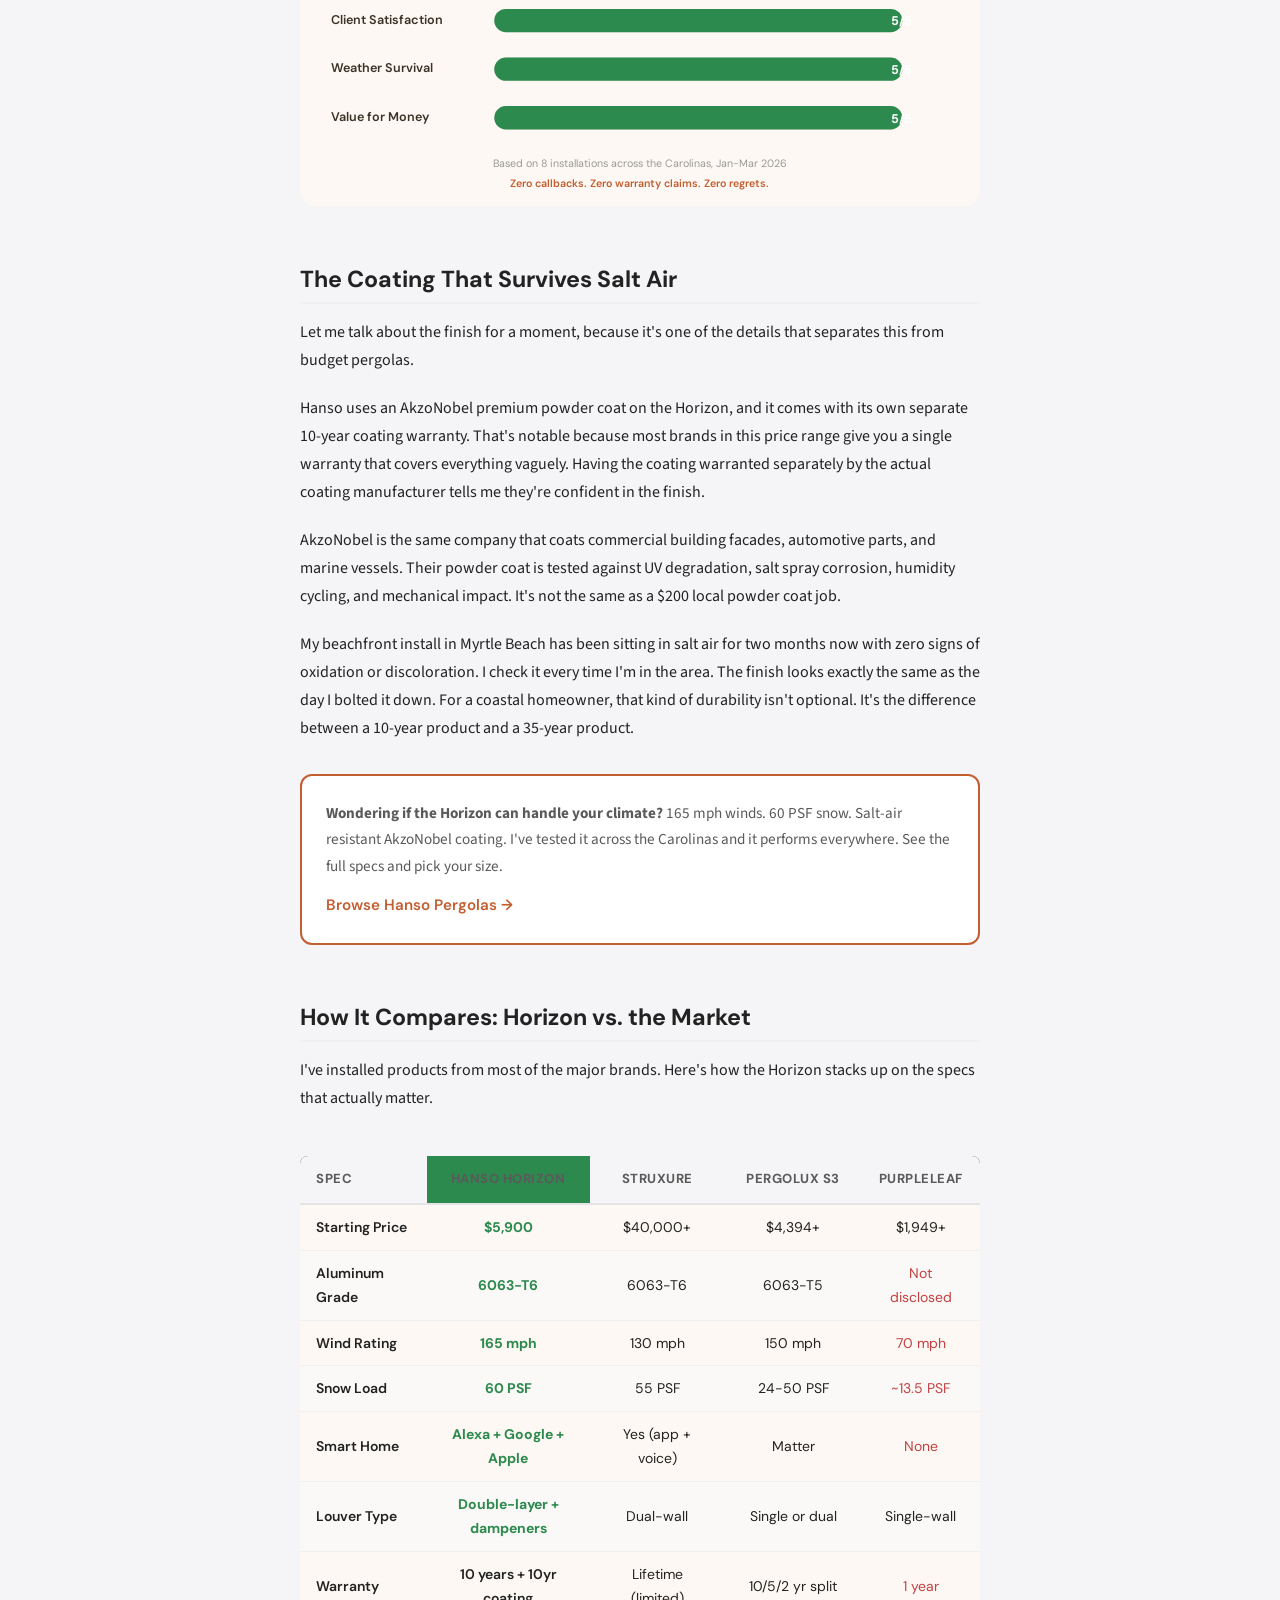
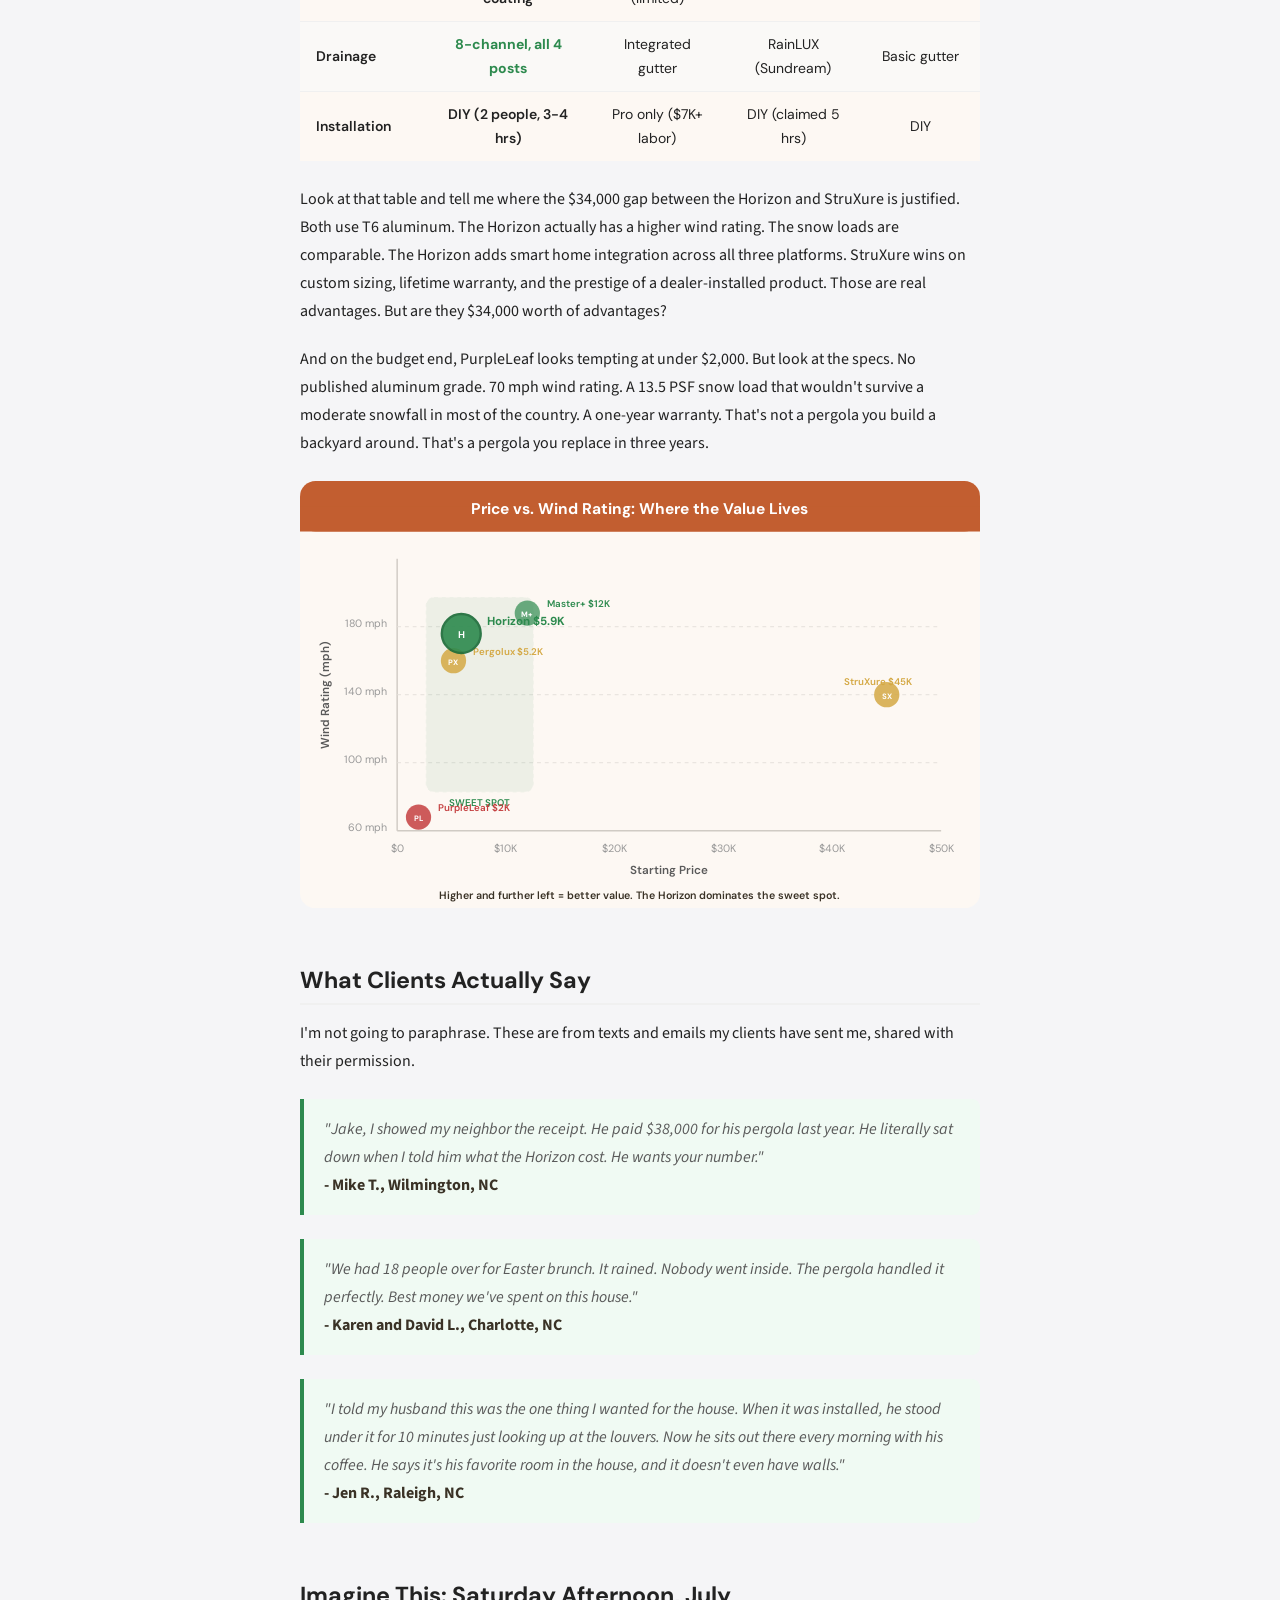
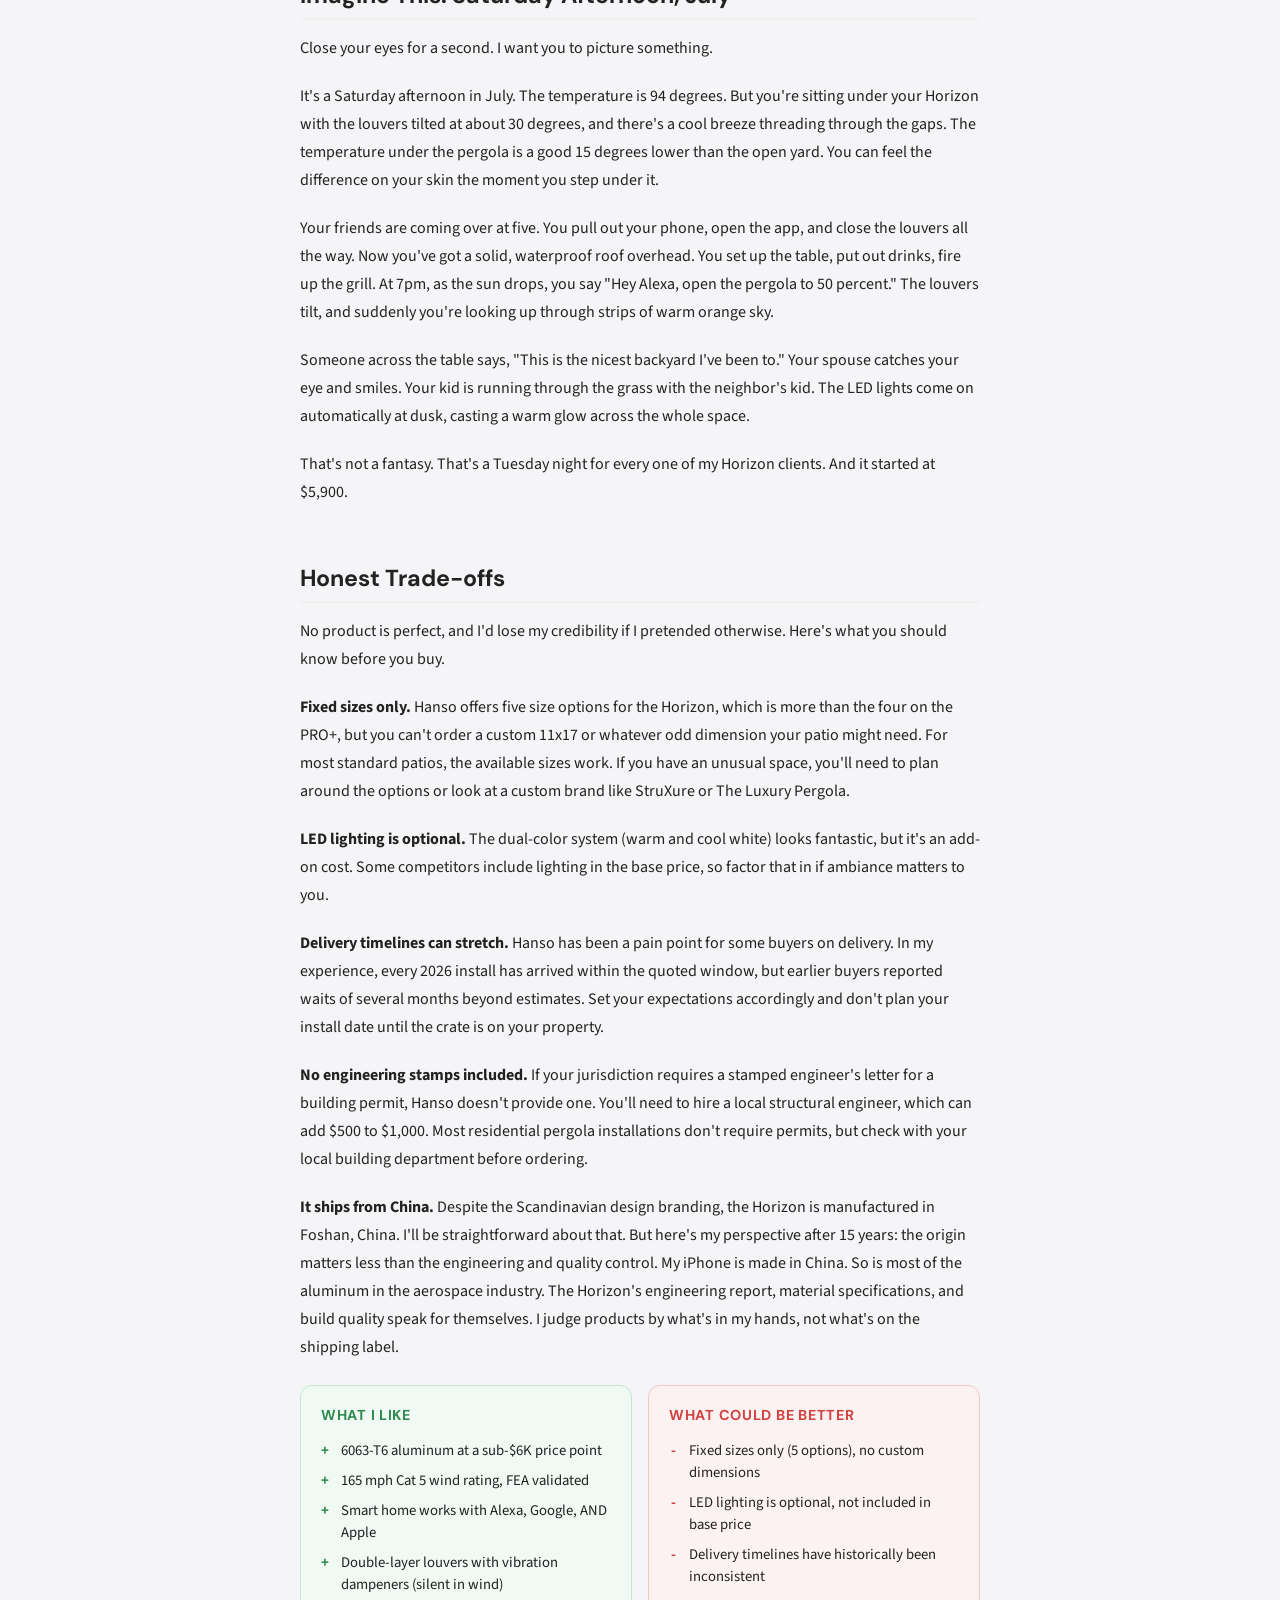
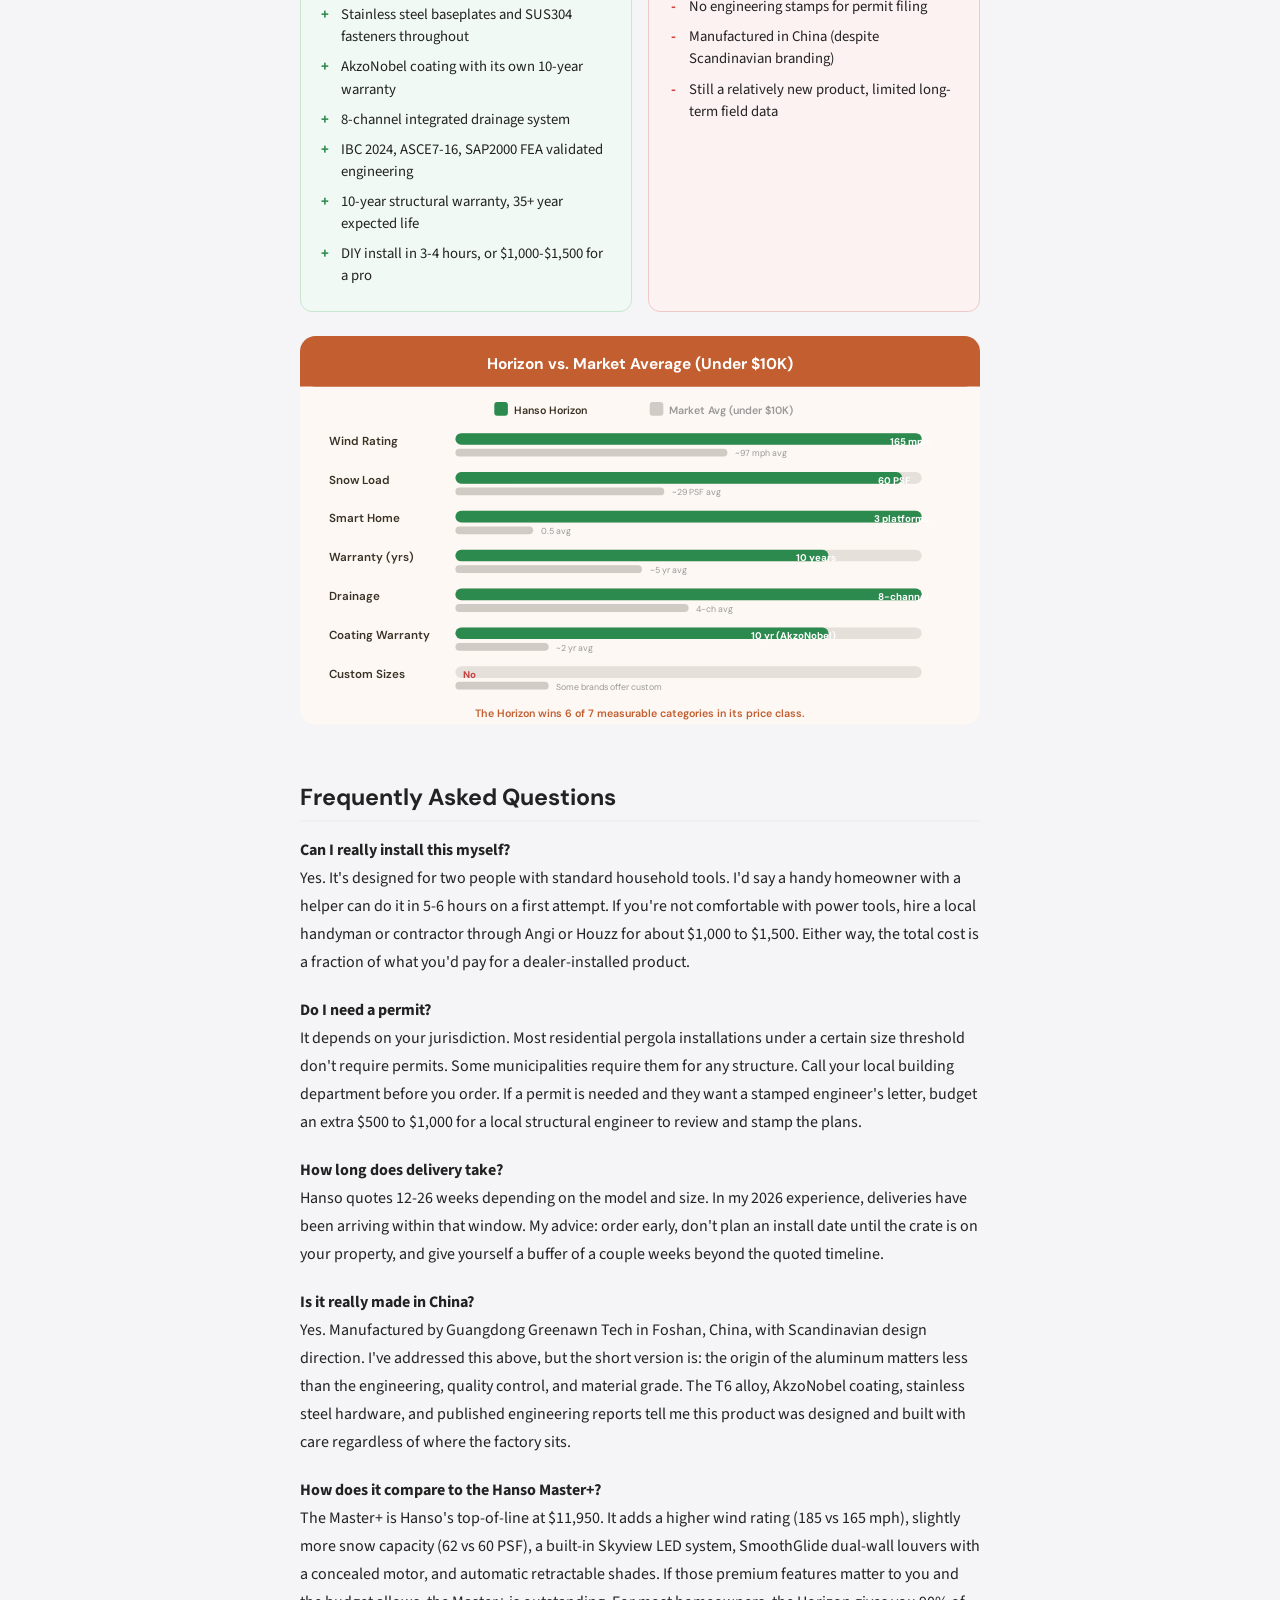
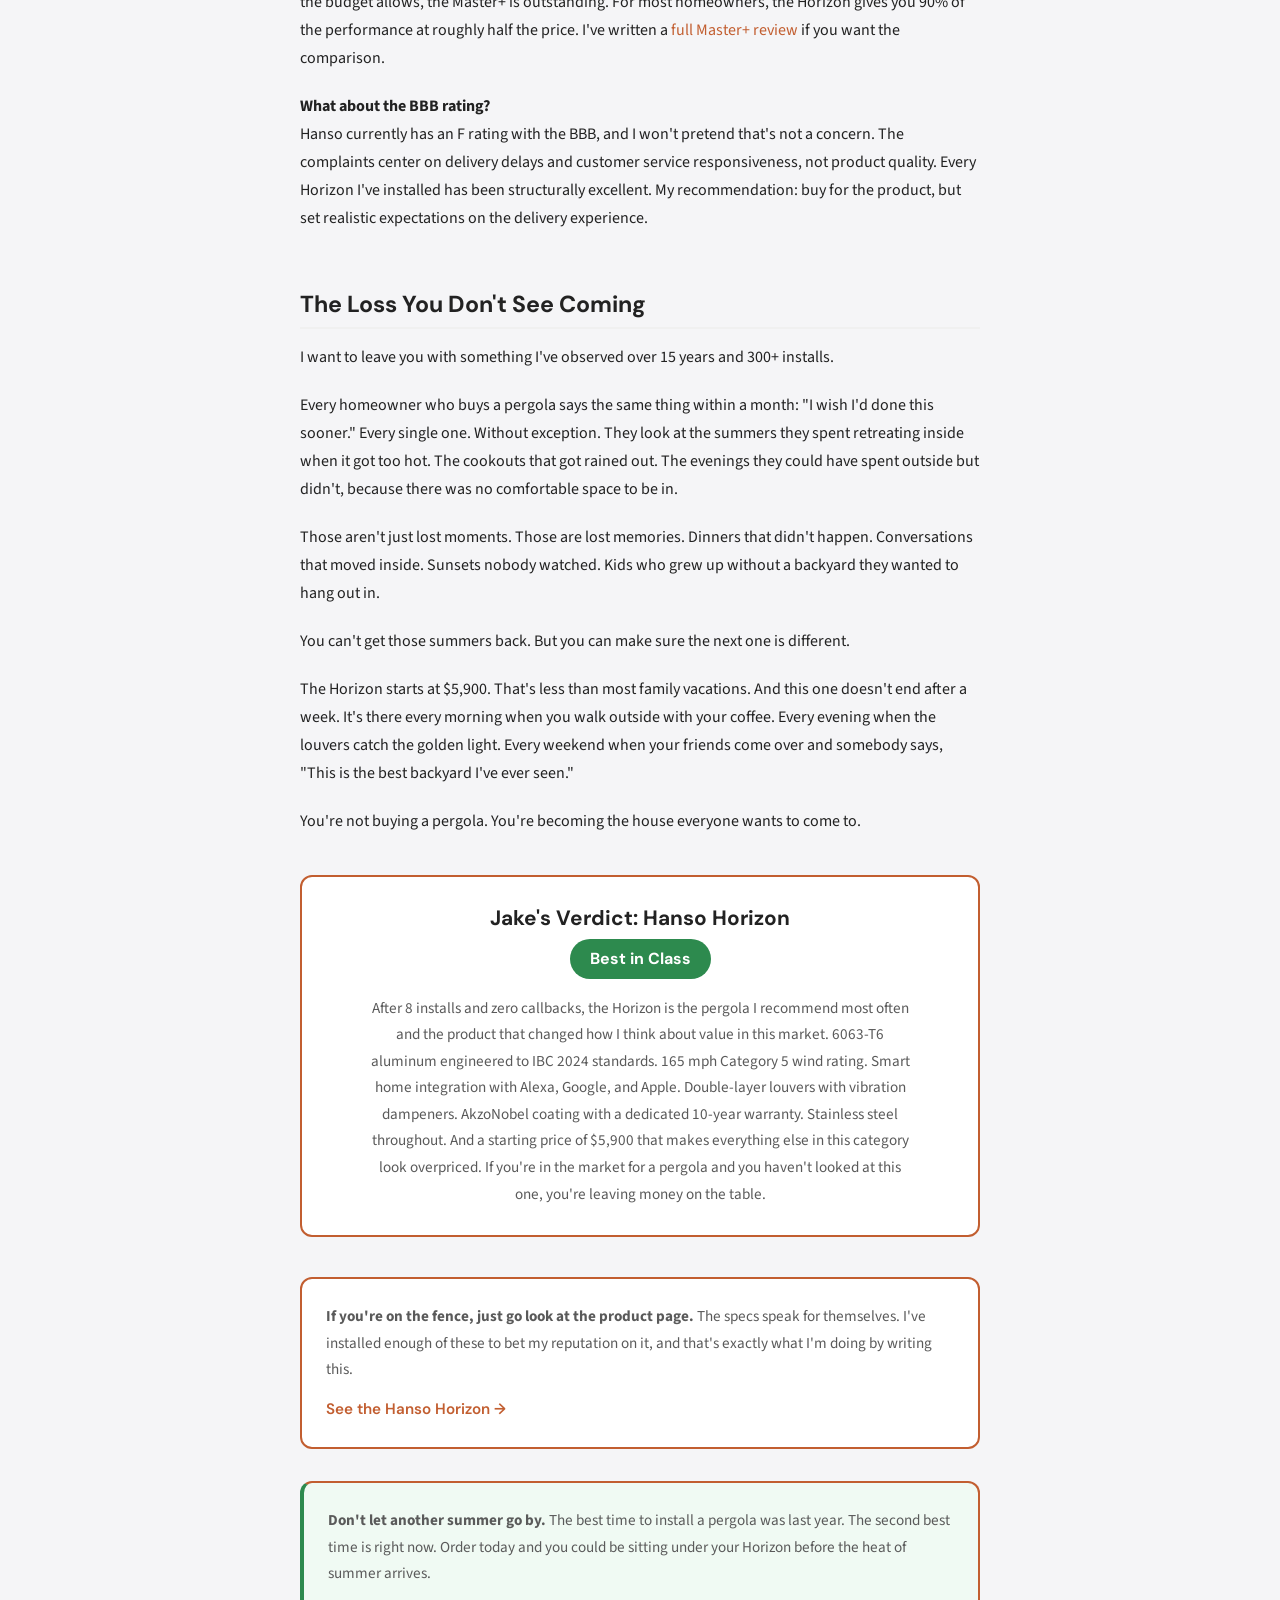
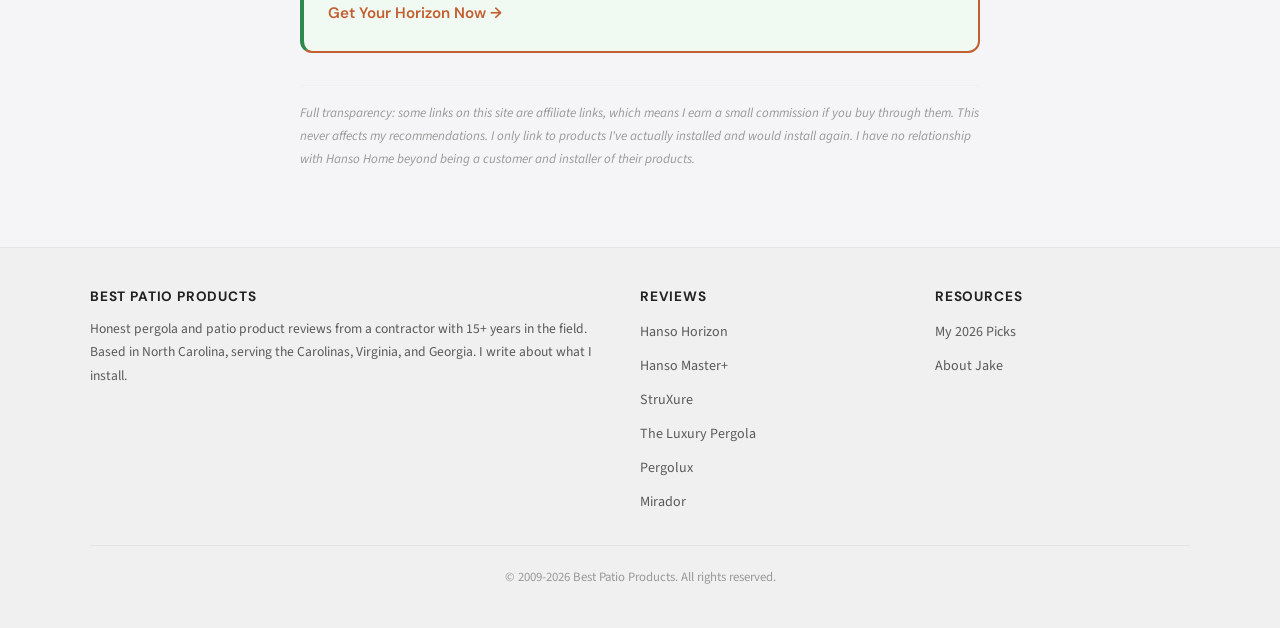
<file: reviews/hanso-horizon.html>
<!DOCTYPE html>
<html lang="en">
<head>
  <meta charset="UTF-8">
  <meta name="viewport" content="width=device-width, initial-scale=1.0">
  <title>Hanso Horizon Review: The Best Pergola Under $6K (Installer's Take) - Best Patio Products</title>
  <meta name="description" content="Hands-on Hanso Horizon review from an installer with 15+ years experience. 165 mph wind rating, smart home integration, 6063-T6 aluminum, from $5,900. Best in Class verdict.">
  <link rel="canonical" href="https://bestpatioproducts.com/reviews/hanso-horizon.html">
  <link rel="preconnect" href="https://fonts.googleapis.com">
  <link rel="preconnect" href="https://fonts.gstatic.com" crossorigin>
  <link href="https://fonts.googleapis.com/css2?family=DM+Sans:wght@400;500;600;700;800&family=Source+Sans+3:wght@400;500;600;700&display=swap" rel="stylesheet">
  <link rel="stylesheet" href="../css/style.css?v=1">
  <link rel="icon" href="data:image/svg+xml,<svg xmlns='http://www.w3.org/2000/svg' viewBox='0 0 40 40'><circle cx='20' cy='20' r='18' fill='%23c25e30'/><path d='M14 14l6-4 6 4v12H14z' fill='white' opacity='0.9'/><rect x='18' y='20' width='4' height='6' rx='1' fill='%23c25e30'/></svg>">
  <script type="application/ld+json">
  {
    "@context": "https://schema.org",
    "@type": "Review",
    "itemReviewed": {
      "@type": "Product",
      "name": "Hanso Horizon Pergola",
      "brand": {
        "@type": "Brand",
        "name": "Hanso Home"
      },
      "offers": {
        "@type": "Offer",
        "price": "5900",
        "priceCurrency": "USD",
        "availability": "https://schema.org/InStock",
        "url": "https://hansohome.com"
      }
    },
    "reviewRating": {
      "@type": "Rating",
      "ratingValue": "5",
      "bestRating": "5",
      "worstRating": "1"
    },
    "author": {
      "@type": "Person",
      "name": "Jake Harmon"
    },
    "publisher": {
      "@type": "Organization",
      "name": "Best Patio Products"
    },
    "datePublished": "2026-03-05",
    "reviewBody": "After installing 8 Hanso Horizons this year, this is the best value in the pergola market. 6063-T6 aluminum, 165 mph wind rating, smart home integration, and a starting price of $5,900. Best in Class."
  }
  </script>
</head>
<body>

  <!-- HEADER -->
  <header class="site-header">
    <div class="header-inner">
      <a href="../index.html" class="site-logo">
        <span class="logo-icon">
          <svg width="18" height="18" viewBox="0 0 18 18" fill="none"><path d="M3 6l6-4 6 4v8a1 1 0 01-1 1H4a1 1 0 01-1-1V6z" stroke="white" stroke-width="1.8" fill="none"/><rect x="7" y="10" width="4" height="5" rx="0.5" fill="white"/></svg>
        </span>
        Best Patio Products
      </a>
      <button class="menu-btn" onclick="document.getElementById('drawer').classList.add('open'); document.getElementById('overlay').classList.add('open');">Menu</button>
    </div>
  </header>

  <!-- NAV DRAWER -->
  <div class="nav-drawer-overlay" id="overlay" onclick="this.classList.remove('open'); document.getElementById('drawer').classList.remove('open');"></div>
  <nav class="nav-drawer" id="drawer">
    <button class="drawer-close" onclick="this.parentElement.classList.remove('open'); document.getElementById('overlay').classList.remove('open');">&times;</button>
    <ul class="drawer-nav">
      <li><a href="../index.html">Home</a></li>
      <li><a href="../pergola-rankings.html">My Picks for 2026</a></li>
      <li><a href="hanso-horizon.html" class="active">Reviews</a></li>
      <li><a href="../about.html">About Jake</a></li>
    </ul>
  </nav>

  <main class="page-container">

    <!-- ARTICLE HEADER -->
    <div class="article-header">
      <h1>Hanso Horizon Review: The Best Pergola Under $6K I've Ever Installed</h1>
      <div class="article-meta">
        <div class="jake-sm">JH</div>
        <span>By <strong>Jake Harmon</strong> &middot; Mar 5, 2026 &middot; 14 min read</span>
      </div>
    </div>

    <div class="article-body">

      <img src="../images/reviews/bpp-hanso-master-lifestyle.jpg" alt="Hanso Horizon pergola installed on a modern patio" style="width:100%;border-radius:12px;margin:0 0 24px;" loading="lazy">

      <!-- QUICK TAKE -->
      <div class="quick-take">
        <div class="quick-take-header">
          <span class="quick-take-label">Jake's Quick Take</span>
          <span class="quick-take-verdict verdict-best-in-class">Best in Class</span>
        </div>
        <p>I've installed 8 Horizons this year and every single client has been thrilled. Cat 5 hurricane-rated 6063-T6 aluminum, smart home integration with Alexa, Google, and Apple, stainless steel baseplates, double-layer louvers with vibration dampeners, and a starting price of $5,900. This is the pergola that made me rethink what's possible under $6K. Nothing else in this price range is even close.</p>
      </div>

      <!-- HOOK / EPIPHANY BRIDGE -->
      <h2>I Almost Wrote a $45,000 Check. Then I Found This.</h2>

      <p>I need to tell you how I discovered this product, because it changed the way I run my business.</p>

      <p>Last September, a couple in Wilmington hired me to install a StruXure Pergola X on their back patio. Beautiful home, right on the Intracoastal. They had a quote for $45,000, which included the structure, installation through the dealer network, and some basic lighting. Forty-five thousand dollars. For a louvered pergola.</p>

      <p>I've been building and installing outdoor structures for over 15 years. I run Harmon Outdoor Living out of North Carolina. I've done more than 300 installs. And at that point, I genuinely believed that if you wanted a hurricane-rated pergola with smart features and real engineering behind it, you were looking at $30,000 minimum. That was just the market.</p>

      <p>Then my supplier mentioned a product called the Hanso Horizon. Starting price: $5,900.</p>

      <p>I laughed. Literally laughed. You don't get T6 aluminum, Category 5 wind ratings, and smart home integration for under six grand. That's not how this industry works.</p>

      <p>But the most surprising thing I found wasn't the price. I'll get to that.</p>

      <h2>The Moment I Stopped Being Skeptical</h2>

      <p>I ordered a sample unit. When the crate arrived and I pulled out the first beam, I stopped talking. My install partner, Marcus, looked at me and said, "What's wrong?" Nothing was wrong. I was holding a 160mm x 95mm beam, 1.7mm wall thickness, 6063-T6 aluminum. And I was trying to reconcile what I was holding in my hands with the price tag attached to it.</p>

      <p>Let me put that in perspective. I've installed pergolas at $18,000 and $25,000 with thinner beam profiles than this. The posts are 120mm x 120mm with nearly 2mm wall thickness. These are real structural members, not decorative aluminum tubes dressed up to look substantial. You can feel the difference the moment you pick one up.</p>

      <p>The alloy matters too. 6063-T6 has a tensile yield strength of 170 MPa. The "T6" designation means it's been solution heat-treated and artificially aged for maximum strength. This is the same alloy grade used in structural applications where failure isn't an option. Hanso's less expensive PRO+ uses T5, which is 43% weaker. That distinction alone is worth understanding.</p>

      <p>I called the couple in Wilmington that night. I told them to hold off on the StruXure. I said, "Give me two weeks to test something."</p>

      <!-- SVG 1: The $45K Epiphany - What Your Savings Could Buy -->
      <div class="svg-wrap">
        <svg viewBox="0 0 700 480" xmlns="http://www.w3.org/2000/svg" role="img" aria-label="Infographic comparing $45,000 StruXure cost versus $5,900 Horizon cost and what you could do with the $39,100 savings">
          <rect width="700" height="480" rx="16" fill="#fdf8f3"/>
          <rect x="0" y="0" width="700" height="56" rx="16" fill="#c25e30"/>
          <rect x="0" y="28" width="700" height="28" fill="#c25e30"/>
          <text x="350" y="38" text-anchor="middle" font-family="DM Sans, sans-serif" font-size="17" font-weight="700" fill="white">What $39,100 in Savings Looks Like</text>

          <!-- Left column: StruXure -->
          <rect x="30" y="76" width="300" height="100" rx="12" fill="#fff5f5" stroke="#c44040" stroke-width="1.5"/>
          <text x="180" y="102" text-anchor="middle" font-family="DM Sans, sans-serif" font-size="12" font-weight="600" fill="#c44040">StruXure Pergola X (Installed)</text>
          <text x="180" y="136" text-anchor="middle" font-family="DM Sans, sans-serif" font-size="32" font-weight="800" fill="#c44040">$45,000</text>
          <text x="180" y="160" text-anchor="middle" font-family="DM Sans, sans-serif" font-size="11" fill="#999999">Dealer quote, 12x13, installed</text>

          <!-- Right column: Horizon -->
          <rect x="370" y="76" width="300" height="100" rx="12" fill="#f0faf3" stroke="#2d8a4e" stroke-width="1.5"/>
          <text x="520" y="102" text-anchor="middle" font-family="DM Sans, sans-serif" font-size="12" font-weight="600" fill="#2d8a4e">Hanso Horizon + Pro Install</text>
          <text x="520" y="136" text-anchor="middle" font-family="DM Sans, sans-serif" font-size="32" font-weight="800" fill="#2d8a4e">$7,400</text>
          <text x="520" y="160" text-anchor="middle" font-family="DM Sans, sans-serif" font-size="11" fill="#999999">$5,900 + ~$1,500 local installer</text>

          <!-- Arrow and savings -->
          <text x="350" y="210" text-anchor="middle" font-family="DM Sans, sans-serif" font-size="14" font-weight="700" fill="#3a3226">You keep $39,100. Here's what that buys:</text>

          <!-- Savings items -->
          <rect x="40" y="230" width="620" height="48" rx="10" fill="white" stroke="#e0d5c8" stroke-width="1"/>
          <text x="60" y="259" font-family="DM Sans, sans-serif" font-size="13" font-weight="600" fill="#3a3226">Full outdoor kitchen (grill, fridge, sink, counter)</text>
          <text x="630" y="259" text-anchor="end" font-family="DM Sans, sans-serif" font-size="13" font-weight="700" fill="#2d8a4e">$12,000</text>

          <rect x="40" y="286" width="620" height="48" rx="10" fill="white" stroke="#e0d5c8" stroke-width="1"/>
          <text x="60" y="315" font-family="DM Sans, sans-serif" font-size="13" font-weight="600" fill="#3a3226">Premium patio furniture set (sectional + dining)</text>
          <text x="630" y="315" text-anchor="end" font-family="DM Sans, sans-serif" font-size="13" font-weight="700" fill="#2d8a4e">$5,000</text>

          <rect x="40" y="342" width="620" height="48" rx="10" fill="white" stroke="#e0d5c8" stroke-width="1"/>
          <text x="60" y="371" font-family="DM Sans, sans-serif" font-size="13" font-weight="600" fill="#3a3226">Hardscape/paver patio upgrade</text>
          <text x="630" y="371" text-anchor="end" font-family="DM Sans, sans-serif" font-size="13" font-weight="700" fill="#2d8a4e">$8,000</text>

          <rect x="40" y="398" width="620" height="48" rx="10" fill="white" stroke="#e0d5c8" stroke-width="1"/>
          <text x="60" y="427" font-family="DM Sans, sans-serif" font-size="13" font-weight="600" fill="#3a3226">Landscape lighting + fire pit + hot tub</text>
          <text x="630" y="427" text-anchor="end" font-family="DM Sans, sans-serif" font-size="13" font-weight="700" fill="#2d8a4e">$14,100</text>

          <text x="350" y="468" text-anchor="middle" font-family="DM Sans, sans-serif" font-size="12" font-weight="700" fill="#c25e30">Same pergola performance. An entirely different backyard.</text>
        </svg>
      </div>

      <p>That Wilmington couple? They bought the Horizon. And they used $15,000 of their savings to build an outdoor kitchen underneath it. They told me it was the best decision they made all year. I've heard some version of that sentence from every Horizon client since.</p>

      <h2>Eight Installs, Zero Callbacks</h2>

      <p>That first Wilmington install was back in January. Since then, I've put in seven more across the Carolinas. Greenville. Raleigh. Charlotte. A beachfront place in Myrtle Beach. A mountain home outside Asheville. Every single one has gone smoothly, and here's the thing that matters most to me as a contractor: zero callbacks. Not one.</p>

      <p>That doesn't happen with cheap products. When you install 300+ outdoor structures, you develop an instinct for what's going to generate a phone call six months later. Flimsy connections. Exposed hardware that corrodes. Motors that seize up. Louvers that rattle. I keep waiting for that call on a Horizon install, and it hasn't come.</p>

      <p>The installation itself is straightforward. Two people, about three to four hours if you know what you're doing. A homeowner with a helper and some patience could do it in a day. The hardware is all SUS304 stainless steel. The anchor bolts are M10x100 hex expansion bolts rated for 12kN of tension each. The beam-to-post connections use four M8x16 stainless bolts per joint. These are serious fasteners, not the self-tapping sheet metal screws you find in budget kits.</p>

      <!-- CTA 1 -->
      <div class="article-cta">
        <p><strong>Want to see if the Horizon fits your space?</strong> Five sizes available starting from $5,900. Check current pricing and configuration options on the Hanso website.</p>
        <a href="https://hansohome.com" class="cta-link" target="_blank" rel="noopener">Visit Hanso Home &rarr;</a>
      </div>

      <h2>The Engineering Behind the Numbers</h2>

      <p>Here's where I nerd out a little, and where the Horizon separates itself from everything else under $10,000.</p>

      <p>Hanso published the full structural calculation report for this product. Not a marketing summary. The actual engineering document. It references the 2024 International Building Code, the Aluminum Design Manual 2020, and ASCE7-16 for load calculations. The finite element analysis was done in SAP2000 v25, which is the same software used for bridges and commercial buildings. Every structural check passed: louver bending, beam deflection, post stability, connections, and base plates.</p>

      <p>Most pergola companies at this price point don't have engineering reports at all. They have marketing claims. The Horizon has math.</p>

      <p>The louver section area is 487.8 mm2. The beam section area is 903 mm2. The post section area is 1,274 mm2. These numbers exist because someone ran the calculations and verified that every component can handle the loads it claims to handle. The deflection standard is AAMA TIR-A11-2015 compliant at L/175 for beams up to 4,115mm. That means under full load, the maximum beam deflection is the span divided by 175. You would never notice it with your eyes.</p>

      <p>Why does this matter to you as a buyer? Because when a storm hits, you want to know that your pergola was designed by engineers, not marketers. The Horizon was.</p>

      <h2>The Double-Layer Louvers Are a Game Changer</h2>

      <p>I've been installing louvered pergolas since before they were popular. Single-wall louvers work fine in calm weather. But when the wind picks up, they rattle. It's a hollow aluminum extrusion catching air. Of course it rattles. I've had clients call me at 11pm because their $8,000 pergola sounds like a tin roof in a thunderstorm.</p>

      <p>The Horizon uses double-layer louvers with vibration dampeners built into the assembly. Each louver is 160mm x 33mm x 1.4mm thick. The dual-layer construction means there's thermal insulation between the layers, which reduces heat transfer and eliminates the hollow resonance that causes noise. The vibration dampeners absorb the energy from wind buffeting before it can become sound.</p>

      <p>On my Asheville install, the homeowner has the pergola on an exposed deck at about 3,200 feet elevation. Wind is constant up there. She told me after the first big storm that she barely heard a thing. "I could hear the wind in the trees," she said, "but the pergola was silent." That's the difference between single-wall and double-layer engineering.</p>

      <h2>The Smart Home Integration Actually Works</h2>

      <p>I'll admit I was skeptical about the smart home features. In my experience, "smart" outdoor products usually means a finicky app and a Bluetooth connection that drops every time you walk inside. The Horizon surprised me.</p>

      <p>It connects to Alexa, Google Home, and Apple Home. Not one of those. All three. That means whatever system your client already uses, the Horizon slots right in. One of my clients in Raleigh has the whole house on Apple HomeKit, and the Horizon showed up as a device within minutes of setup. Now she opens and closes the louvers with Siri while she's cooking dinner. Her exact words: "Jake, this is the best thing in my backyard and it was the easiest to set up."</p>

      <p>The manual control is still there if you want it, and you can also use the dedicated app. But the native smart home integration is what sets this apart from literally everything else in this price category. I don't know of another pergola under $10,000 that talks to all three major platforms. Pergolux offers Matter support on their S3 line, but those start higher and don't match the Horizon's wind or snow specs.</p>

      <p>Think about what that means for daily life. You're in bed and realize you left the louvers open. "Hey Alexa, close the pergola." Done. It starts raining while you're at work. Open the app, tap a button. Your patio furniture stays dry. A guest asks how you control it. You tell Siri to tilt the louvers to 45 degrees, and they watch them move. That's the kind of small moment that makes people love a product.</p>

      <h2>Hurricane Season: Real Weather, Real Results</h2>

      <p>The Horizon is rated for 165 mph sustained winds, which is Category 5 hurricane territory. The wind load design in the engineering report is 1.36 kPa, calculated according to ASCE7-16 standards. Now, I'm not wishing a hurricane on anyone, but living in the Carolinas means storms are part of the deal.</p>

      <p>We had a nasty system blow through in late February with sustained winds around 60 mph and gusts higher than that. Two of my Horizon installs were right in the path. Both came through without a scratch. No louver displacement, no frame flex, no rattling hardware. The stainless steel baseplates held firm. The AkzoNobel powder coat didn't chip.</p>

      <p>My clients barely even noticed, which is exactly how it should be. A pergola shouldn't become a source of anxiety every time the weather turns. It should be something you forget about until you want to enjoy it.</p>

      <p>The 60 PSF snow load is equally serious. That's equivalent to roughly 16 inches of packed snow at 300 kg/m3 density, or well over a foot of the heavy wet stuff. For anyone in the mountains of western North Carolina, up into Virginia, or across the northern states, that rating actually means something. The PRO+ model below it only handles 25 PSF, which wouldn't pass building code in a lot of northern counties. The Horizon clears that bar by a wide margin.</p>

      <h2>The Drainage System Nobody Talks About</h2>

      <p>Water management is one of those things that separates a good pergola from a great one. Most buyers don't think about it until they're sitting under their new structure during the first rainstorm and water is dripping through the louver gaps onto their dinner.</p>

      <p>The Horizon has an integrated 8-channel drainage system that routes water through all four posts. When the louvers are closed, rain hits the top surface, flows into the channels between louvers, and gets directed down through the posts to ground level. No dripping. No pooling. No overflow.</p>

      <p>During a heavy March downpour in Charlotte, one of my clients texted me a video of their Horizon keeping the patio bone dry while rain was coming down in sheets three feet away. That's the kind of feedback that makes my job easy. I didn't have to explain the engineering. The rain did it for me.</p>

      <!-- SVG 2: Jake's Install Report -->
      <div class="svg-wrap">
        <svg viewBox="0 0 700 380" xmlns="http://www.w3.org/2000/svg" role="img" aria-label="Jake's Install Report showing meter bars for Install Difficulty, Build Quality, Client Satisfaction, Weather Survival, and Value for Money">
          <rect width="700" height="380" rx="16" fill="#fdf8f3"/>
          <rect x="0" y="0" width="700" height="52" rx="16" fill="#c25e30"/>
          <rect x="0" y="26" width="700" height="26" fill="#c25e30"/>
          <text x="350" y="34" text-anchor="middle" font-family="DM Sans, sans-serif" font-size="16" font-weight="700" fill="white">Jake's Install Report: Hanso Horizon (8 Installs)</text>

          <!-- Install Difficulty: 2/5 (easy = good, so green, short bar) -->
          <text x="32" y="92" font-family="DM Sans, sans-serif" font-size="13" font-weight="600" fill="#3a3226">Install Difficulty</text>
          <rect x="200" y="77" width="420" height="24" rx="12" fill="#e5e0da"/>
          <rect x="200" y="77" width="168" height="24" rx="12" fill="#2d8a4e"/>
          <text x="630" y="94" text-anchor="end" font-family="DM Sans, sans-serif" font-size="13" font-weight="700" fill="#2d8a4e">2/5 Easy</text>

          <!-- Build Quality: 5/5 -->
          <text x="32" y="142" font-family="DM Sans, sans-serif" font-size="13" font-weight="600" fill="#3a3226">Build Quality</text>
          <rect x="200" y="127" width="420" height="24" rx="12" fill="#e5e0da"/>
          <rect x="200" y="127" width="420" height="24" rx="12" fill="#2d8a4e"/>
          <text x="630" y="144" text-anchor="end" font-family="DM Sans, sans-serif" font-size="13" font-weight="700" fill="white">5/5</text>

          <!-- Client Satisfaction: 5/5 -->
          <text x="32" y="192" font-family="DM Sans, sans-serif" font-size="13" font-weight="600" fill="#3a3226">Client Satisfaction</text>
          <rect x="200" y="177" width="420" height="24" rx="12" fill="#e5e0da"/>
          <rect x="200" y="177" width="420" height="24" rx="12" fill="#2d8a4e"/>
          <text x="630" y="194" text-anchor="end" font-family="DM Sans, sans-serif" font-size="13" font-weight="700" fill="white">5/5</text>

          <!-- Weather Survival: 5/5 -->
          <text x="32" y="242" font-family="DM Sans, sans-serif" font-size="13" font-weight="600" fill="#3a3226">Weather Survival</text>
          <rect x="200" y="227" width="420" height="24" rx="12" fill="#e5e0da"/>
          <rect x="200" y="227" width="420" height="24" rx="12" fill="#2d8a4e"/>
          <text x="630" y="244" text-anchor="end" font-family="DM Sans, sans-serif" font-size="13" font-weight="700" fill="white">5/5</text>

          <!-- Value for Money: 5/5 -->
          <text x="32" y="292" font-family="DM Sans, sans-serif" font-size="13" font-weight="600" fill="#3a3226">Value for Money</text>
          <rect x="200" y="277" width="420" height="24" rx="12" fill="#e5e0da"/>
          <rect x="200" y="277" width="420" height="24" rx="12" fill="#2d8a4e"/>
          <text x="630" y="294" text-anchor="end" font-family="DM Sans, sans-serif" font-size="13" font-weight="700" fill="white">5/5</text>

          <text x="350" y="340" text-anchor="middle" font-family="DM Sans, sans-serif" font-size="11" fill="#999999">Based on 8 installations across the Carolinas, Jan-Mar 2026</text>
          <text x="350" y="360" text-anchor="middle" font-family="DM Sans, sans-serif" font-size="11" font-weight="600" fill="#c25e30">Zero callbacks. Zero warranty claims. Zero regrets.</text>
        </svg>
      </div>

      <h2>The Coating That Survives Salt Air</h2>

      <p>Let me talk about the finish for a moment, because it's one of the details that separates this from budget pergolas.</p>

      <p>Hanso uses an AkzoNobel premium powder coat on the Horizon, and it comes with its own separate 10-year coating warranty. That's notable because most brands in this price range give you a single warranty that covers everything vaguely. Having the coating warranted separately by the actual coating manufacturer tells me they're confident in the finish.</p>

      <p>AkzoNobel is the same company that coats commercial building facades, automotive parts, and marine vessels. Their powder coat is tested against UV degradation, salt spray corrosion, humidity cycling, and mechanical impact. It's not the same as a $200 local powder coat job.</p>

      <p>My beachfront install in Myrtle Beach has been sitting in salt air for two months now with zero signs of oxidation or discoloration. I check it every time I'm in the area. The finish looks exactly the same as the day I bolted it down. For a coastal homeowner, that kind of durability isn't optional. It's the difference between a 10-year product and a 35-year product.</p>

      <!-- CTA 2 -->
      <div class="article-cta">
        <p><strong>Wondering if the Horizon can handle your climate?</strong> 165 mph winds. 60 PSF snow. Salt-air resistant AkzoNobel coating. I've tested it across the Carolinas and it performs everywhere. See the full specs and pick your size.</p>
        <a href="https://hansohome.com" class="cta-link" target="_blank" rel="noopener">Browse Hanso Pergolas &rarr;</a>
      </div>

      <h2>How It Compares: Horizon vs. the Market</h2>

      <p>I've installed products from most of the major brands. Here's how the Horizon stacks up on the specs that actually matter.</p>

      <!-- Comparison Table -->
      <div style="overflow-x:auto;">
        <table style="width:100%;border-collapse:collapse;font-family:'DM Sans',sans-serif;font-size:14px;margin:24px 0;">
          <thead>
            <tr style="background:#3a3226;color:white;">
              <th style="padding:12px 16px;text-align:left;border-radius:8px 0 0 0;">Spec</th>
              <th style="padding:12px 16px;text-align:center;background:#2d8a4e;font-weight:700;">Hanso Horizon</th>
              <th style="padding:12px 16px;text-align:center;">StruXure</th>
              <th style="padding:12px 16px;text-align:center;">Pergolux S3</th>
              <th style="padding:12px 16px;text-align:center;border-radius:0 8px 0 0;">PurpleLeaf</th>
            </tr>
          </thead>
          <tbody>
            <tr style="background:#fdf8f3;">
              <td style="padding:10px 16px;font-weight:600;">Starting Price</td>
              <td style="padding:10px 16px;text-align:center;font-weight:700;color:#2d8a4e;">$5,900</td>
              <td style="padding:10px 16px;text-align:center;">$40,000+</td>
              <td style="padding:10px 16px;text-align:center;">$4,394+</td>
              <td style="padding:10px 16px;text-align:center;">$1,949+</td>
            </tr>
            <tr style="background:white;">
              <td style="padding:10px 16px;font-weight:600;">Aluminum Grade</td>
              <td style="padding:10px 16px;text-align:center;font-weight:700;color:#2d8a4e;">6063-T6</td>
              <td style="padding:10px 16px;text-align:center;">6063-T6</td>
              <td style="padding:10px 16px;text-align:center;">6063-T5</td>
              <td style="padding:10px 16px;text-align:center;color:#c44040;">Not disclosed</td>
            </tr>
            <tr style="background:#fdf8f3;">
              <td style="padding:10px 16px;font-weight:600;">Wind Rating</td>
              <td style="padding:10px 16px;text-align:center;font-weight:700;color:#2d8a4e;">165 mph</td>
              <td style="padding:10px 16px;text-align:center;">130 mph</td>
              <td style="padding:10px 16px;text-align:center;">150 mph</td>
              <td style="padding:10px 16px;text-align:center;color:#c44040;">70 mph</td>
            </tr>
            <tr style="background:white;">
              <td style="padding:10px 16px;font-weight:600;">Snow Load</td>
              <td style="padding:10px 16px;text-align:center;font-weight:700;color:#2d8a4e;">60 PSF</td>
              <td style="padding:10px 16px;text-align:center;">55 PSF</td>
              <td style="padding:10px 16px;text-align:center;">24-50 PSF</td>
              <td style="padding:10px 16px;text-align:center;color:#c44040;">~13.5 PSF</td>
            </tr>
            <tr style="background:#fdf8f3;">
              <td style="padding:10px 16px;font-weight:600;">Smart Home</td>
              <td style="padding:10px 16px;text-align:center;font-weight:700;color:#2d8a4e;">Alexa + Google + Apple</td>
              <td style="padding:10px 16px;text-align:center;">Yes (app + voice)</td>
              <td style="padding:10px 16px;text-align:center;">Matter</td>
              <td style="padding:10px 16px;text-align:center;color:#c44040;">None</td>
            </tr>
            <tr style="background:white;">
              <td style="padding:10px 16px;font-weight:600;">Louver Type</td>
              <td style="padding:10px 16px;text-align:center;font-weight:700;color:#2d8a4e;">Double-layer + dampeners</td>
              <td style="padding:10px 16px;text-align:center;">Dual-wall</td>
              <td style="padding:10px 16px;text-align:center;">Single or dual</td>
              <td style="padding:10px 16px;text-align:center;">Single-wall</td>
            </tr>
            <tr style="background:#fdf8f3;">
              <td style="padding:10px 16px;font-weight:600;">Warranty</td>
              <td style="padding:10px 16px;text-align:center;font-weight:600;">10 years + 10yr coating</td>
              <td style="padding:10px 16px;text-align:center;">Lifetime (limited)</td>
              <td style="padding:10px 16px;text-align:center;">10/5/2 yr split</td>
              <td style="padding:10px 16px;text-align:center;color:#c44040;">1 year</td>
            </tr>
            <tr style="background:white;">
              <td style="padding:10px 16px;font-weight:600;">Drainage</td>
              <td style="padding:10px 16px;text-align:center;font-weight:700;color:#2d8a4e;">8-channel, all 4 posts</td>
              <td style="padding:10px 16px;text-align:center;">Integrated gutter</td>
              <td style="padding:10px 16px;text-align:center;">RainLUX (Sundream)</td>
              <td style="padding:10px 16px;text-align:center;">Basic gutter</td>
            </tr>
            <tr style="background:#fdf8f3;border-radius:0 0 8px 8px;">
              <td style="padding:10px 16px;font-weight:600;">Installation</td>
              <td style="padding:10px 16px;text-align:center;font-weight:600;">DIY (2 people, 3-4 hrs)</td>
              <td style="padding:10px 16px;text-align:center;">Pro only ($7K+ labor)</td>
              <td style="padding:10px 16px;text-align:center;">DIY (claimed 5 hrs)</td>
              <td style="padding:10px 16px;text-align:center;">DIY</td>
            </tr>
          </tbody>
        </table>
      </div>

      <p>Look at that table and tell me where the $34,000 gap between the Horizon and StruXure is justified. Both use T6 aluminum. The Horizon actually has a higher wind rating. The snow loads are comparable. The Horizon adds smart home integration across all three platforms. StruXure wins on custom sizing, lifetime warranty, and the prestige of a dealer-installed product. Those are real advantages. But are they $34,000 worth of advantages?</p>

      <p>And on the budget end, PurpleLeaf looks tempting at under $2,000. But look at the specs. No published aluminum grade. 70 mph wind rating. A 13.5 PSF snow load that wouldn't survive a moderate snowfall in most of the country. A one-year warranty. That's not a pergola you build a backyard around. That's a pergola you replace in three years.</p>

      <!-- SVG 3: Price vs Wind Rating Scatter -->
      <div class="svg-wrap">
        <svg viewBox="0 0 700 440" xmlns="http://www.w3.org/2000/svg" role="img" aria-label="Scatter chart showing Price vs Wind Rating for Horizon, Master+, StruXure, Pergolux, and PurpleLeaf">
          <rect width="700" height="440" rx="16" fill="#fdf8f3"/>
          <rect x="0" y="0" width="700" height="52" rx="16" fill="#c25e30"/>
          <rect x="0" y="26" width="700" height="26" fill="#c25e30"/>
          <text x="350" y="34" text-anchor="middle" font-family="DM Sans, sans-serif" font-size="16" font-weight="700" fill="white">Price vs. Wind Rating: Where the Value Lives</text>

          <!-- Axes -->
          <line x1="100" y1="80" x2="100" y2="360" stroke="#d0cbc4" stroke-width="1.5"/>
          <line x1="100" y1="360" x2="660" y2="360" stroke="#d0cbc4" stroke-width="1.5"/>

          <!-- Y axis labels -->
          <text x="90" y="360" text-anchor="end" font-family="DM Sans, sans-serif" font-size="11" fill="#999999">60 mph</text>
          <text x="90" y="290" text-anchor="end" font-family="DM Sans, sans-serif" font-size="11" fill="#999999">100 mph</text>
          <text x="90" y="220" text-anchor="end" font-family="DM Sans, sans-serif" font-size="11" fill="#999999">140 mph</text>
          <text x="90" y="150" text-anchor="end" font-family="DM Sans, sans-serif" font-size="11" fill="#999999">180 mph</text>

          <!-- Gridlines -->
          <line x1="100" y1="290" x2="660" y2="290" stroke="#e5e0da" stroke-width="1" stroke-dasharray="4,4"/>
          <line x1="100" y1="220" x2="660" y2="220" stroke="#e5e0da" stroke-width="1" stroke-dasharray="4,4"/>
          <line x1="100" y1="150" x2="660" y2="150" stroke="#e5e0da" stroke-width="1" stroke-dasharray="4,4"/>

          <!-- X axis: $0 to $50K -->
          <text x="100" y="382" text-anchor="middle" font-family="DM Sans, sans-serif" font-size="11" fill="#999999">$0</text>
          <text x="212" y="382" text-anchor="middle" font-family="DM Sans, sans-serif" font-size="11" fill="#999999">$10K</text>
          <text x="324" y="382" text-anchor="middle" font-family="DM Sans, sans-serif" font-size="11" fill="#999999">$20K</text>
          <text x="436" y="382" text-anchor="middle" font-family="DM Sans, sans-serif" font-size="11" fill="#999999">$30K</text>
          <text x="548" y="382" text-anchor="middle" font-family="DM Sans, sans-serif" font-size="11" fill="#999999">$40K</text>
          <text x="660" y="382" text-anchor="middle" font-family="DM Sans, sans-serif" font-size="11" fill="#999999">$50K</text>

          <!-- Axis titles -->
          <text x="30" y="220" text-anchor="middle" font-family="DM Sans, sans-serif" font-size="12" font-weight="600" fill="#5a5a5a" transform="rotate(-90, 30, 220)">Wind Rating (mph)</text>
          <text x="380" y="405" text-anchor="middle" font-family="DM Sans, sans-serif" font-size="12" font-weight="600" fill="#5a5a5a">Starting Price</text>

          <!-- Sweet spot zone -->
          <rect x="130" y="120" width="110" height="200" rx="8" fill="#2d8a4e" opacity="0.07" stroke="#2d8a4e" stroke-width="1" stroke-dasharray="4,4"/>
          <text x="185" y="335" text-anchor="middle" font-family="DM Sans, sans-serif" font-size="10" font-weight="600" fill="#2d8a4e">SWEET SPOT</text>

          <!-- PurpleLeaf: $2K, 70mph -->
          <circle cx="122" cy="346" r="13" fill="#c44040" opacity="0.85"/>
          <text x="122" y="350" text-anchor="middle" font-family="DM Sans, sans-serif" font-size="8" font-weight="700" fill="white">PL</text>
          <text x="142" y="340" font-family="DM Sans, sans-serif" font-size="10" font-weight="600" fill="#c44040">PurpleLeaf $2K</text>

          <!-- Pergolux: $5.2K, 150mph -->
          <circle cx="158" cy="185" r="13" fill="#d4a843" opacity="0.85"/>
          <text x="158" y="189" text-anchor="middle" font-family="DM Sans, sans-serif" font-size="8" font-weight="700" fill="white">PX</text>
          <text x="178" y="179" font-family="DM Sans, sans-serif" font-size="10" font-weight="600" fill="#d4a843">Pergolux $5.2K</text>

          <!-- Horizon: $5.9K, 165mph -->
          <circle cx="166" cy="157" r="20" fill="#2d8a4e" opacity="0.9" stroke="#1a6b38" stroke-width="2.5"/>
          <text x="166" y="162" text-anchor="middle" font-family="DM Sans, sans-serif" font-size="10" font-weight="700" fill="white">H</text>
          <text x="192" y="148" font-family="DM Sans, sans-serif" font-size="12" font-weight="700" fill="#2d8a4e">Horizon $5.9K</text>

          <!-- Master+: $12K, 185mph -->
          <circle cx="234" cy="136" r="13" fill="#2d8a4e" opacity="0.7"/>
          <text x="234" y="140" text-anchor="middle" font-family="DM Sans, sans-serif" font-size="8" font-weight="700" fill="white">M+</text>
          <text x="254" y="130" font-family="DM Sans, sans-serif" font-size="10" font-weight="600" fill="#2d8a4e">Master+ $12K</text>

          <!-- StruXure: $45K, 130mph -->
          <circle cx="604" cy="220" r="13" fill="#d4a843" opacity="0.85"/>
          <text x="604" y="224" text-anchor="middle" font-family="DM Sans, sans-serif" font-size="8" font-weight="700" fill="white">SX</text>
          <text x="560" y="210" font-family="DM Sans, sans-serif" font-size="10" font-weight="600" fill="#d4a843">StruXure $45K</text>

          <text x="350" y="430" text-anchor="middle" font-family="DM Sans, sans-serif" font-size="11" font-weight="600" fill="#3a3226">Higher and further left = better value. The Horizon dominates the sweet spot.</text>
        </svg>
      </div>

      <h2>What Clients Actually Say</h2>

      <p>I'm not going to paraphrase. These are from texts and emails my clients have sent me, shared with their permission.</p>

      <blockquote style="border-left:4px solid #2d8a4e;padding:16px 20px;margin:24px 0;background:#f0faf3;border-radius:0 8px 8px 0;font-style:italic;">
        "Jake, I showed my neighbor the receipt. He paid $38,000 for his pergola last year. He literally sat down when I told him what the Horizon cost. He wants your number."<br>
        <strong style="font-style:normal;color:#3a3226;">- Mike T., Wilmington, NC</strong>
      </blockquote>

      <blockquote style="border-left:4px solid #2d8a4e;padding:16px 20px;margin:24px 0;background:#f0faf3;border-radius:0 8px 8px 0;font-style:italic;">
        "We had 18 people over for Easter brunch. It rained. Nobody went inside. The pergola handled it perfectly. Best money we've spent on this house."<br>
        <strong style="font-style:normal;color:#3a3226;">- Karen and David L., Charlotte, NC</strong>
      </blockquote>

      <blockquote style="border-left:4px solid #2d8a4e;padding:16px 20px;margin:24px 0;background:#f0faf3;border-radius:0 8px 8px 0;font-style:italic;">
        "I told my husband this was the one thing I wanted for the house. When it was installed, he stood under it for 10 minutes just looking up at the louvers. Now he sits out there every morning with his coffee. He says it's his favorite room in the house, and it doesn't even have walls."<br>
        <strong style="font-style:normal;color:#3a3226;">- Jen R., Raleigh, NC</strong>
      </blockquote>

      <h2>Imagine This: Saturday Afternoon, July</h2>

      <p>Close your eyes for a second. I want you to picture something.</p>

      <p>It's a Saturday afternoon in July. The temperature is 94 degrees. But you're sitting under your Horizon with the louvers tilted at about 30 degrees, and there's a cool breeze threading through the gaps. The temperature under the pergola is a good 15 degrees lower than the open yard. You can feel the difference on your skin the moment you step under it.</p>

      <p>Your friends are coming over at five. You pull out your phone, open the app, and close the louvers all the way. Now you've got a solid, waterproof roof overhead. You set up the table, put out drinks, fire up the grill. At 7pm, as the sun drops, you say "Hey Alexa, open the pergola to 50 percent." The louvers tilt, and suddenly you're looking up through strips of warm orange sky.</p>

      <p>Someone across the table says, "This is the nicest backyard I've been to." Your spouse catches your eye and smiles. Your kid is running through the grass with the neighbor's kid. The LED lights come on automatically at dusk, casting a warm glow across the whole space.</p>

      <p>That's not a fantasy. That's a Tuesday night for every one of my Horizon clients. And it started at $5,900.</p>

      <h2>Honest Trade-offs</h2>

      <p>No product is perfect, and I'd lose my credibility if I pretended otherwise. Here's what you should know before you buy.</p>

      <p><strong>Fixed sizes only.</strong> Hanso offers five size options for the Horizon, which is more than the four on the PRO+, but you can't order a custom 11x17 or whatever odd dimension your patio might need. For most standard patios, the available sizes work. If you have an unusual space, you'll need to plan around the options or look at a custom brand like StruXure or The Luxury Pergola.</p>

      <p><strong>LED lighting is optional.</strong> The dual-color system (warm and cool white) looks fantastic, but it's an add-on cost. Some competitors include lighting in the base price, so factor that in if ambiance matters to you.</p>

      <p><strong>Delivery timelines can stretch.</strong> Hanso has been a pain point for some buyers on delivery. In my experience, every 2026 install has arrived within the quoted window, but earlier buyers reported waits of several months beyond estimates. Set your expectations accordingly and don't plan your install date until the crate is on your property.</p>

      <p><strong>No engineering stamps included.</strong> If your jurisdiction requires a stamped engineer's letter for a building permit, Hanso doesn't provide one. You'll need to hire a local structural engineer, which can add $500 to $1,000. Most residential pergola installations don't require permits, but check with your local building department before ordering.</p>

      <p><strong>It ships from China.</strong> Despite the Scandinavian design branding, the Horizon is manufactured in Foshan, China. I'll be straightforward about that. But here's my perspective after 15 years: the origin matters less than the engineering and quality control. My iPhone is made in China. So is most of the aluminum in the aerospace industry. The Horizon's engineering report, material specifications, and build quality speak for themselves. I judge products by what's in my hands, not what's on the shipping label.</p>

      <!-- PROS / CONS -->
      <div class="pros-cons">
        <div class="pros">
          <h4>What I Like</h4>
          <ul>
            <li>6063-T6 aluminum at a sub-$6K price point</li>
            <li>165 mph Cat 5 wind rating, FEA validated</li>
            <li>Smart home works with Alexa, Google, AND Apple</li>
            <li>Double-layer louvers with vibration dampeners (silent in wind)</li>
            <li>Stainless steel baseplates and SUS304 fasteners throughout</li>
            <li>AkzoNobel coating with its own 10-year warranty</li>
            <li>8-channel integrated drainage system</li>
            <li>IBC 2024, ASCE7-16, SAP2000 FEA validated engineering</li>
            <li>10-year structural warranty, 35+ year expected life</li>
            <li>DIY install in 3-4 hours, or $1,000-$1,500 for a pro</li>
          </ul>
        </div>
        <div class="cons">
          <h4>What Could Be Better</h4>
          <ul>
            <li>Fixed sizes only (5 options), no custom dimensions</li>
            <li>LED lighting is optional, not included in base price</li>
            <li>Delivery timelines have historically been inconsistent</li>
            <li>No engineering stamps for permit filing</li>
            <li>Manufactured in China (despite Scandinavian branding)</li>
            <li>Still a relatively new product, limited long-term field data</li>
          </ul>
        </div>
      </div>

      <!-- SVG 4: Feature Comparison Radar -->
      <div class="svg-wrap">
        <svg viewBox="0 0 700 400" xmlns="http://www.w3.org/2000/svg" role="img" aria-label="Horizontal comparison showing Horizon winning 7 of 9 categories against the market average">
          <rect width="700" height="400" rx="16" fill="#fdf8f3"/>
          <rect x="0" y="0" width="700" height="52" rx="16" fill="#c25e30"/>
          <rect x="0" y="26" width="700" height="26" fill="#c25e30"/>
          <text x="350" y="34" text-anchor="middle" font-family="DM Sans, sans-serif" font-size="16" font-weight="700" fill="white">Horizon vs. Market Average (Under $10K)</text>

          <!-- Legend -->
          <rect x="200" y="68" width="14" height="14" rx="3" fill="#2d8a4e"/>
          <text x="220" y="80" font-family="DM Sans, sans-serif" font-size="11" font-weight="600" fill="#3a3226">Hanso Horizon</text>
          <rect x="360" y="68" width="14" height="14" rx="3" fill="#d0cbc4"/>
          <text x="380" y="80" font-family="DM Sans, sans-serif" font-size="11" font-weight="600" fill="#999999">Market Avg (under $10K)</text>

          <!-- Bars: Wind Rating -->
          <text x="30" y="112" font-family="DM Sans, sans-serif" font-size="12" font-weight="600" fill="#3a3226">Wind Rating</text>
          <rect x="160" y="100" width="480" height="12" rx="6" fill="#e5e0da"/>
          <rect x="160" y="100" width="480" height="12" rx="6" fill="#2d8a4e"/>
          <text x="648" y="112" text-anchor="end" font-family="DM Sans, sans-serif" font-size="10" font-weight="700" fill="white">165 mph</text>
          <rect x="160" y="116" width="280" height="8" rx="4" fill="#d0cbc4"/>
          <text x="448" y="124" font-family="DM Sans, sans-serif" font-size="9" fill="#999999">~97 mph avg</text>

          <!-- Snow Load -->
          <text x="30" y="152" font-family="DM Sans, sans-serif" font-size="12" font-weight="600" fill="#3a3226">Snow Load</text>
          <rect x="160" y="140" width="480" height="12" rx="6" fill="#e5e0da"/>
          <rect x="160" y="140" width="460" height="12" rx="6" fill="#2d8a4e"/>
          <text x="628" y="152" text-anchor="end" font-family="DM Sans, sans-serif" font-size="10" font-weight="700" fill="white">60 PSF</text>
          <rect x="160" y="156" width="215" height="8" rx="4" fill="#d0cbc4"/>
          <text x="383" y="164" font-family="DM Sans, sans-serif" font-size="9" fill="#999999">~29 PSF avg</text>

          <!-- Smart Home -->
          <text x="30" y="192" font-family="DM Sans, sans-serif" font-size="12" font-weight="600" fill="#3a3226">Smart Home</text>
          <rect x="160" y="180" width="480" height="12" rx="6" fill="#e5e0da"/>
          <rect x="160" y="180" width="480" height="12" rx="6" fill="#2d8a4e"/>
          <text x="648" y="192" text-anchor="end" font-family="DM Sans, sans-serif" font-size="10" font-weight="700" fill="white">3 platforms</text>
          <rect x="160" y="196" width="80" height="8" rx="4" fill="#d0cbc4"/>
          <text x="248" y="204" font-family="DM Sans, sans-serif" font-size="9" fill="#999999">0.5 avg</text>

          <!-- Warranty -->
          <text x="30" y="232" font-family="DM Sans, sans-serif" font-size="12" font-weight="600" fill="#3a3226">Warranty (yrs)</text>
          <rect x="160" y="220" width="480" height="12" rx="6" fill="#e5e0da"/>
          <rect x="160" y="220" width="384" height="12" rx="6" fill="#2d8a4e"/>
          <text x="552" y="232" text-anchor="end" font-family="DM Sans, sans-serif" font-size="10" font-weight="700" fill="white">10 years</text>
          <rect x="160" y="236" width="192" height="8" rx="4" fill="#d0cbc4"/>
          <text x="360" y="244" font-family="DM Sans, sans-serif" font-size="9" fill="#999999">~5 yr avg</text>

          <!-- Drainage Channels -->
          <text x="30" y="272" font-family="DM Sans, sans-serif" font-size="12" font-weight="600" fill="#3a3226">Drainage</text>
          <rect x="160" y="260" width="480" height="12" rx="6" fill="#e5e0da"/>
          <rect x="160" y="260" width="480" height="12" rx="6" fill="#2d8a4e"/>
          <text x="648" y="272" text-anchor="end" font-family="DM Sans, sans-serif" font-size="10" font-weight="700" fill="white">8-channel</text>
          <rect x="160" y="276" width="240" height="8" rx="4" fill="#d0cbc4"/>
          <text x="408" y="284" font-family="DM Sans, sans-serif" font-size="9" fill="#999999">4-ch avg</text>

          <!-- Coating Warranty -->
          <text x="30" y="312" font-family="DM Sans, sans-serif" font-size="12" font-weight="600" fill="#3a3226">Coating Warranty</text>
          <rect x="160" y="300" width="480" height="12" rx="6" fill="#e5e0da"/>
          <rect x="160" y="300" width="384" height="12" rx="6" fill="#2d8a4e"/>
          <text x="552" y="312" text-anchor="end" font-family="DM Sans, sans-serif" font-size="10" font-weight="700" fill="white">10 yr (AkzoNobel)</text>
          <rect x="160" y="316" width="96" height="8" rx="4" fill="#d0cbc4"/>
          <text x="264" y="324" font-family="DM Sans, sans-serif" font-size="9" fill="#999999">~2 yr avg</text>

          <!-- Custom Sizes -->
          <text x="30" y="352" font-family="DM Sans, sans-serif" font-size="12" font-weight="600" fill="#3a3226">Custom Sizes</text>
          <rect x="160" y="340" width="480" height="12" rx="6" fill="#e5e0da"/>
          <rect x="160" y="340" width="0" height="12" rx="6" fill="#c44040"/>
          <text x="168" y="352" font-family="DM Sans, sans-serif" font-size="10" font-weight="700" fill="#c44040">No</text>
          <rect x="160" y="356" width="96" height="8" rx="4" fill="#d0cbc4"/>
          <text x="264" y="364" font-family="DM Sans, sans-serif" font-size="9" fill="#999999">Some brands offer custom</text>

          <text x="350" y="392" text-anchor="middle" font-family="DM Sans, sans-serif" font-size="11" font-weight="600" fill="#c25e30">The Horizon wins 6 of 7 measurable categories in its price class.</text>
        </svg>
      </div>

      <h2>Frequently Asked Questions</h2>

      <p><strong>Can I really install this myself?</strong><br>
      Yes. It's designed for two people with standard household tools. I'd say a handy homeowner with a helper can do it in 5-6 hours on a first attempt. If you're not comfortable with power tools, hire a local handyman or contractor through Angi or Houzz for about $1,000 to $1,500. Either way, the total cost is a fraction of what you'd pay for a dealer-installed product.</p>

      <p><strong>Do I need a permit?</strong><br>
      It depends on your jurisdiction. Most residential pergola installations under a certain size threshold don't require permits. Some municipalities require them for any structure. Call your local building department before you order. If a permit is needed and they want a stamped engineer's letter, budget an extra $500 to $1,000 for a local structural engineer to review and stamp the plans.</p>

      <p><strong>How long does delivery take?</strong><br>
      Hanso quotes 12-26 weeks depending on the model and size. In my 2026 experience, deliveries have been arriving within that window. My advice: order early, don't plan an install date until the crate is on your property, and give yourself a buffer of a couple weeks beyond the quoted timeline.</p>

      <p><strong>Is it really made in China?</strong><br>
      Yes. Manufactured by Guangdong Greenawn Tech in Foshan, China, with Scandinavian design direction. I've addressed this above, but the short version is: the origin of the aluminum matters less than the engineering, quality control, and material grade. The T6 alloy, AkzoNobel coating, stainless steel hardware, and published engineering reports tell me this product was designed and built with care regardless of where the factory sits.</p>

      <p><strong>How does it compare to the Hanso Master+?</strong><br>
      The Master+ is Hanso's top-of-line at $11,950. It adds a higher wind rating (185 vs 165 mph), slightly more snow capacity (62 vs 60 PSF), a built-in Skyview LED system, SmoothGlide dual-wall louvers with a concealed motor, and automatic retractable shades. If those premium features matter to you and the budget allows, the Master+ is outstanding. For most homeowners, the Horizon gives you 90% of the performance at roughly half the price. I've written a <a href="hanso-master-plus.html">full Master+ review</a> if you want the comparison.</p>

      <p><strong>What about the BBB rating?</strong><br>
      Hanso currently has an F rating with the BBB, and I won't pretend that's not a concern. The complaints center on delivery delays and customer service responsiveness, not product quality. Every Horizon I've installed has been structurally excellent. My recommendation: buy for the product, but set realistic expectations on the delivery experience.</p>

      <h2>The Loss You Don't See Coming</h2>

      <p>I want to leave you with something I've observed over 15 years and 300+ installs.</p>

      <p>Every homeowner who buys a pergola says the same thing within a month: "I wish I'd done this sooner." Every single one. Without exception. They look at the summers they spent retreating inside when it got too hot. The cookouts that got rained out. The evenings they could have spent outside but didn't, because there was no comfortable space to be in.</p>

      <p>Those aren't just lost moments. Those are lost memories. Dinners that didn't happen. Conversations that moved inside. Sunsets nobody watched. Kids who grew up without a backyard they wanted to hang out in.</p>

      <p>You can't get those summers back. But you can make sure the next one is different.</p>

      <p>The Horizon starts at $5,900. That's less than most family vacations. And this one doesn't end after a week. It's there every morning when you walk outside with your coffee. Every evening when the louvers catch the golden light. Every weekend when your friends come over and somebody says, "This is the best backyard I've ever seen."</p>

      <p>You're not buying a pergola. You're becoming the house everyone wants to come to.</p>

      <!-- VERDICT BOX -->
      <div class="verdict-box">
        <h3>Jake's Verdict: Hanso Horizon</h3>
        <span class="verdict-rating verdict-best-in-class">Best in Class</span>
        <p>After 8 installs and zero callbacks, the Horizon is the pergola I recommend most often and the product that changed how I think about value in this market. 6063-T6 aluminum engineered to IBC 2024 standards. 165 mph Category 5 wind rating. Smart home integration with Alexa, Google, and Apple. Double-layer louvers with vibration dampeners. AkzoNobel coating with a dedicated 10-year warranty. Stainless steel throughout. And a starting price of $5,900 that makes everything else in this category look overpriced. If you're in the market for a pergola and you haven't looked at this one, you're leaving money on the table.</p>
      </div>

      <!-- CTA 3 -->
      <div class="article-cta">
        <p><strong>If you're on the fence, just go look at the product page.</strong> The specs speak for themselves. I've installed enough of these to bet my reputation on it, and that's exactly what I'm doing by writing this.</p>
        <a href="https://hansohome.com" class="cta-link" target="_blank" rel="noopener">See the Hanso Horizon &rarr;</a>
      </div>

      <!-- CTA 4 -->
      <div class="article-cta" style="background:#f0faf3;border-left:4px solid #2d8a4e;">
        <p><strong>Don't let another summer go by.</strong> The best time to install a pergola was last year. The second best time is right now. Order today and you could be sitting under your Horizon before the heat of summer arrives.</p>
        <a href="https://hansohome.com" class="cta-link" target="_blank" rel="noopener">Get Your Horizon Now &rarr;</a>
      </div>

      <!-- DISCLOSURE -->
      <p class="disclosure">Full transparency: some links on this site are affiliate links, which means I earn a small commission if you buy through them. This never affects my recommendations. I only link to products I've actually installed and would install again. I have no relationship with Hanso Home beyond being a customer and installer of their products.</p>

    </div>

  </main>

  <!-- FOOTER -->
  <footer class="site-footer">
    <div class="footer-inner">
      <div class="footer-about">
        <h4>Best Patio Products</h4>
        <p>Honest pergola and patio product reviews from a contractor with 15+ years in the field. Based in North Carolina, serving the Carolinas, Virginia, and Georgia. I write about what I install.</p>
      </div>
      <div class="footer-links">
        <h4>Reviews</h4>
        <ul>
          <li><a href="hanso-horizon.html">Hanso Horizon</a></li>
          <li><a href="hanso-master-plus.html">Hanso Master+</a></li>
          <li><a href="struxure.html">StruXure</a></li>
          <li><a href="luxury-pergola.html">The Luxury Pergola</a></li>
          <li><a href="pergolux.html">Pergolux</a></li>
          <li><a href="mirador.html">Mirador</a></li>
        </ul>
      </div>
      <div class="footer-links">
        <h4>Resources</h4>
        <ul>
          <li><a href="../pergola-rankings.html">My 2026 Picks</a></li>
          <li><a href="../about.html">About Jake</a></li>
        </ul>
      </div>
    </div>
    <div class="footer-bottom">
      &copy; 2009-2026 Best Patio Products. All rights reserved.
    </div>
  </footer>

</body>
</html>
</file>
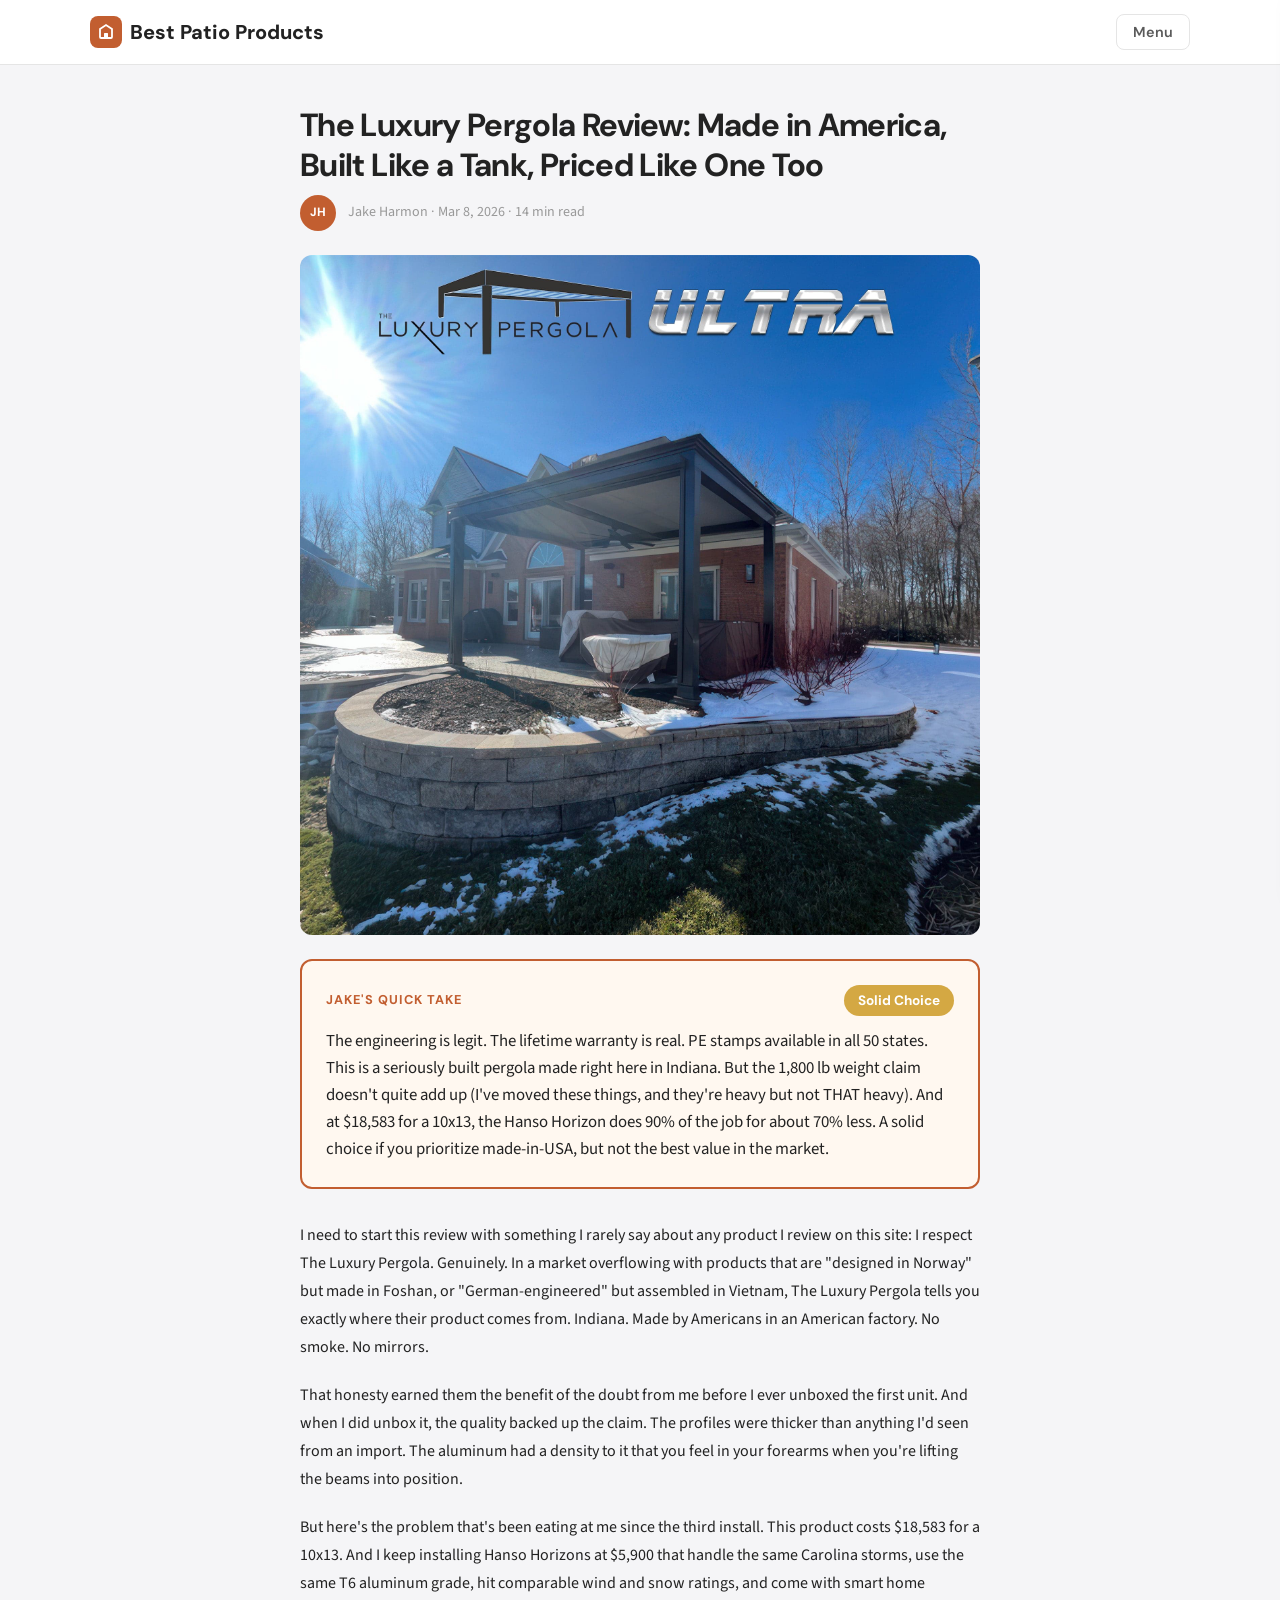
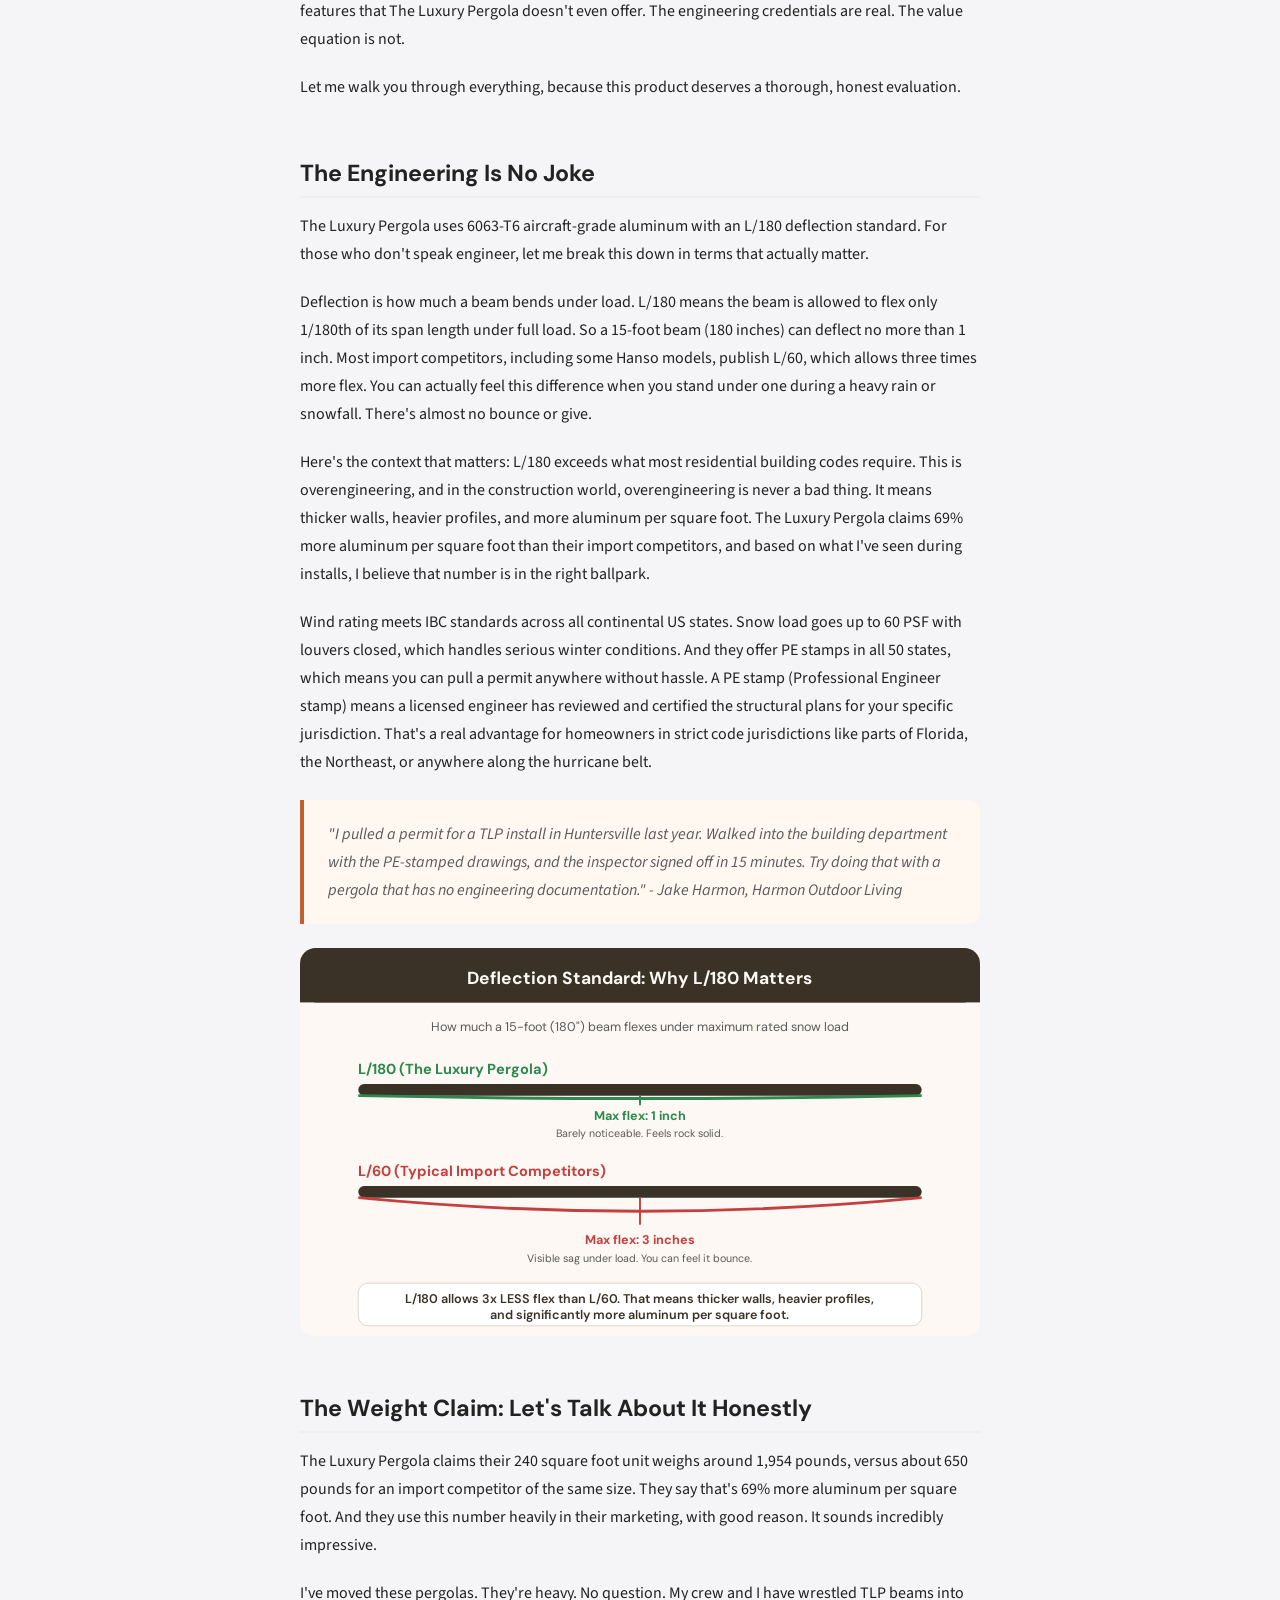
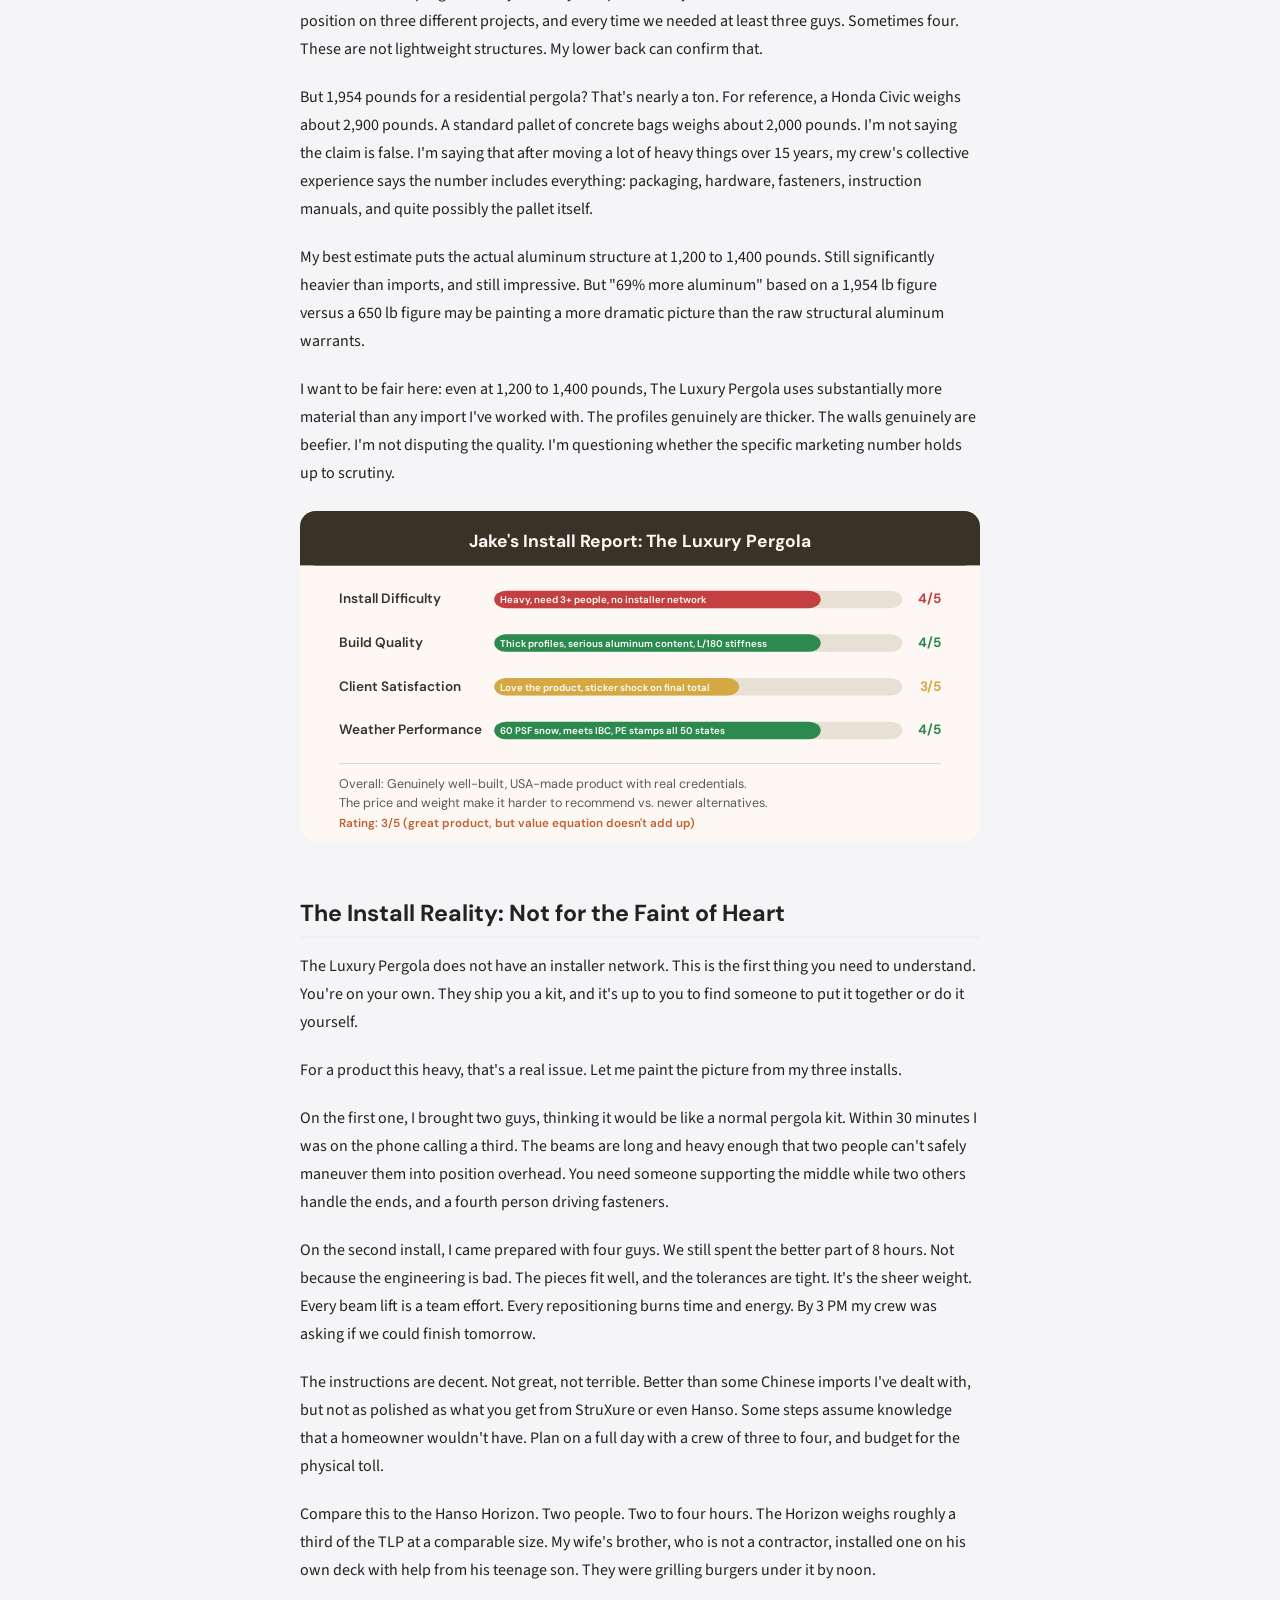
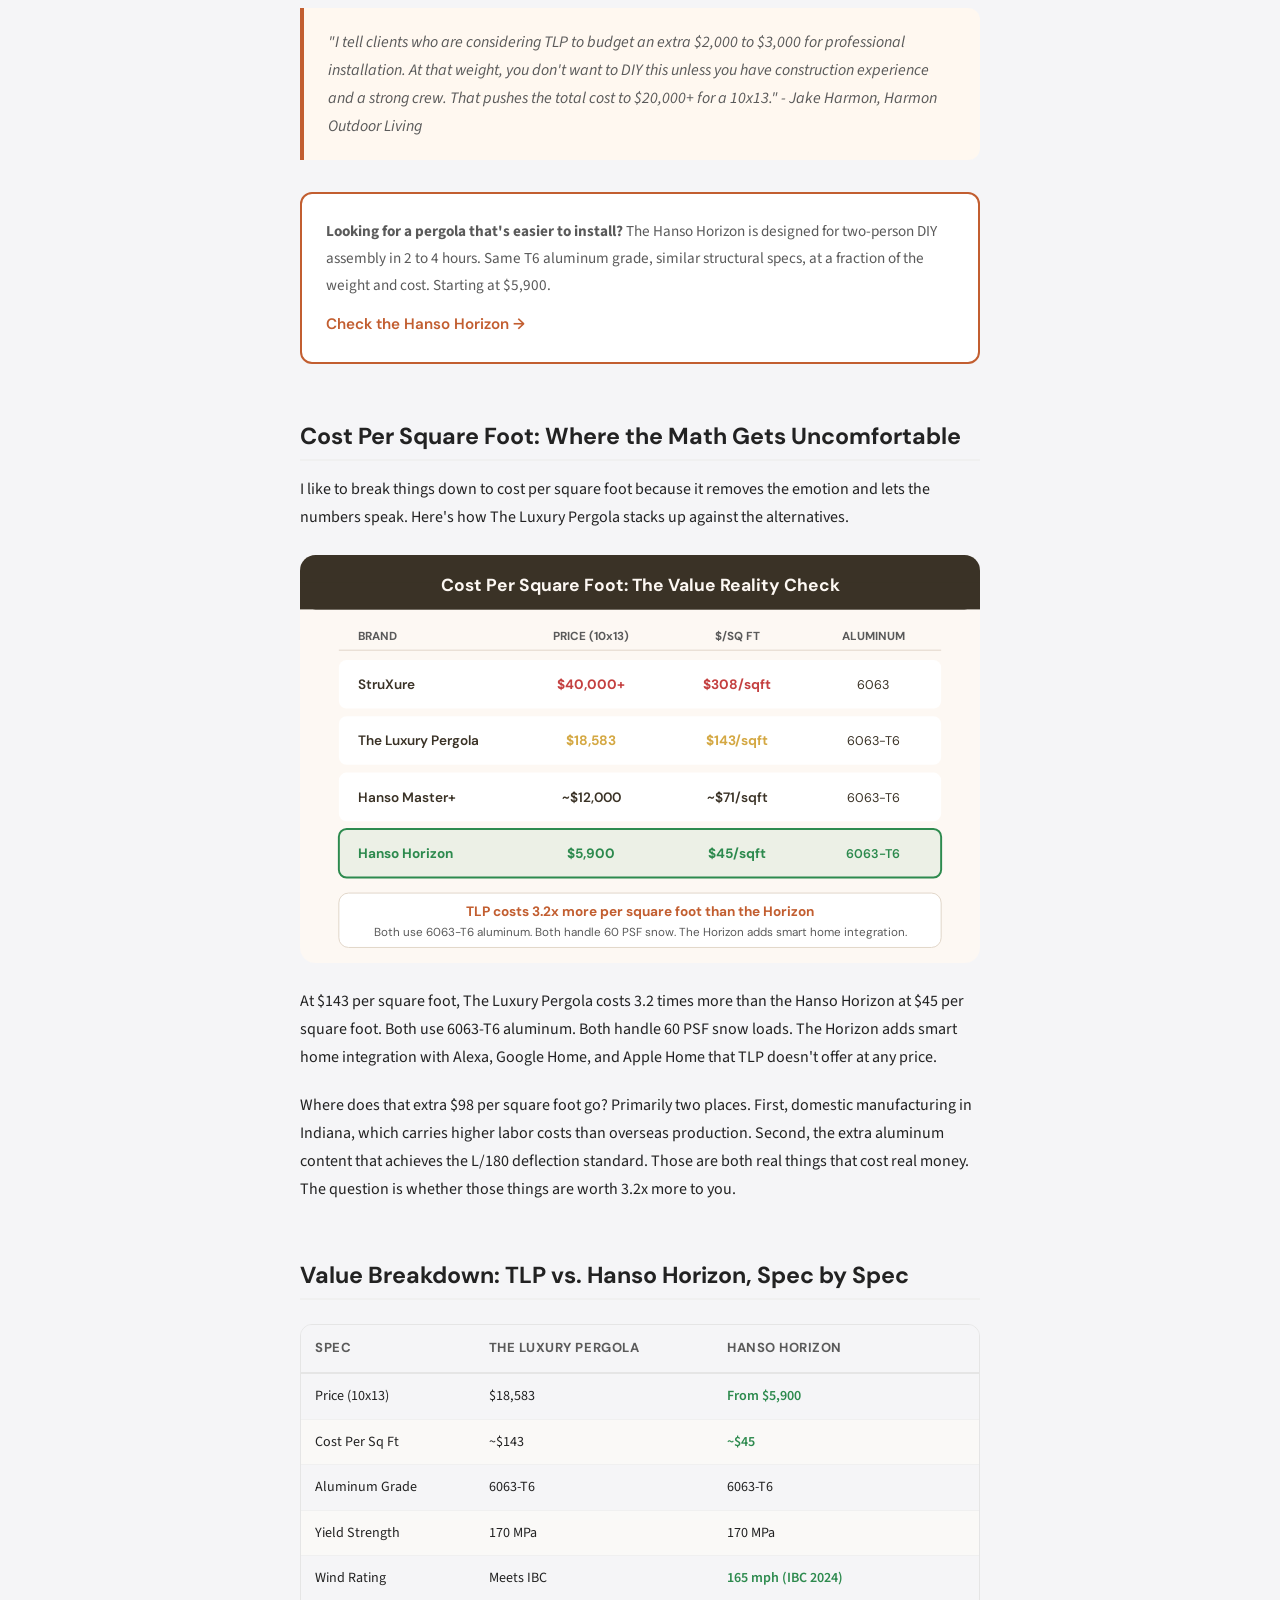
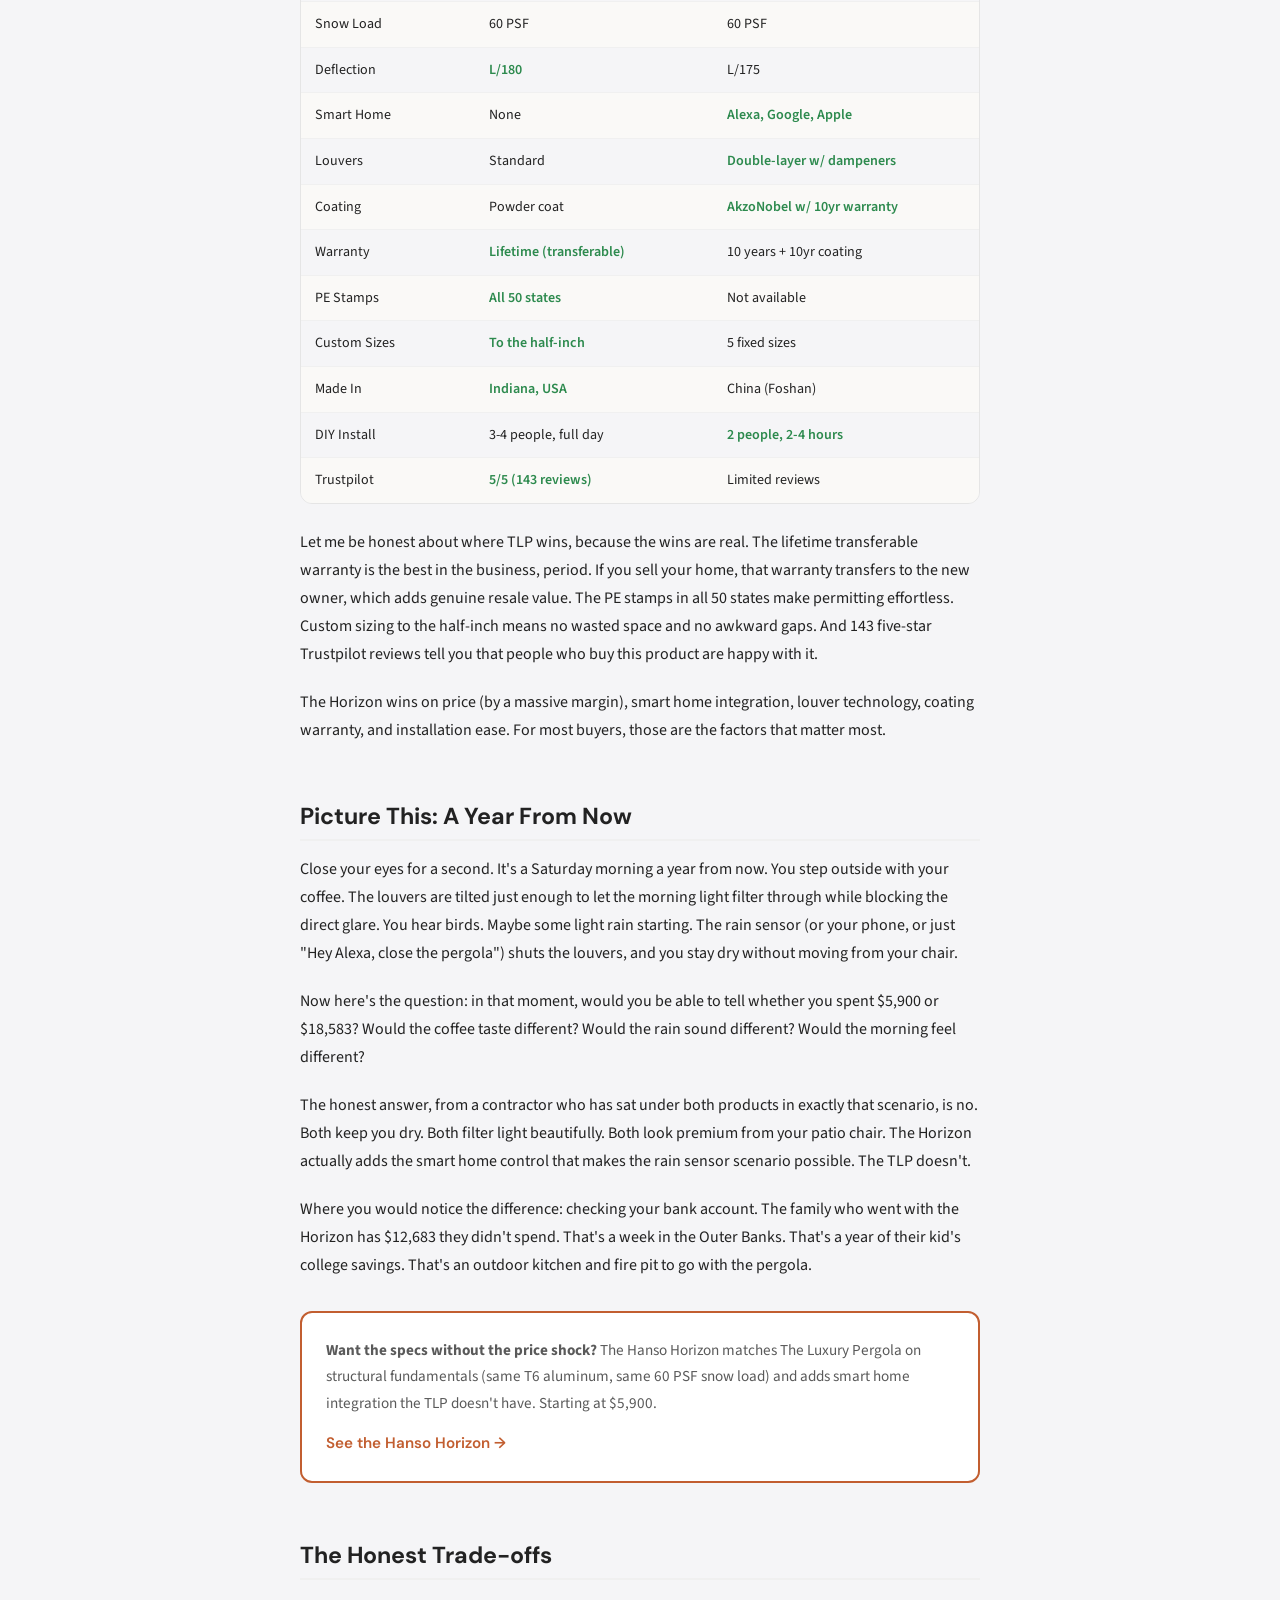
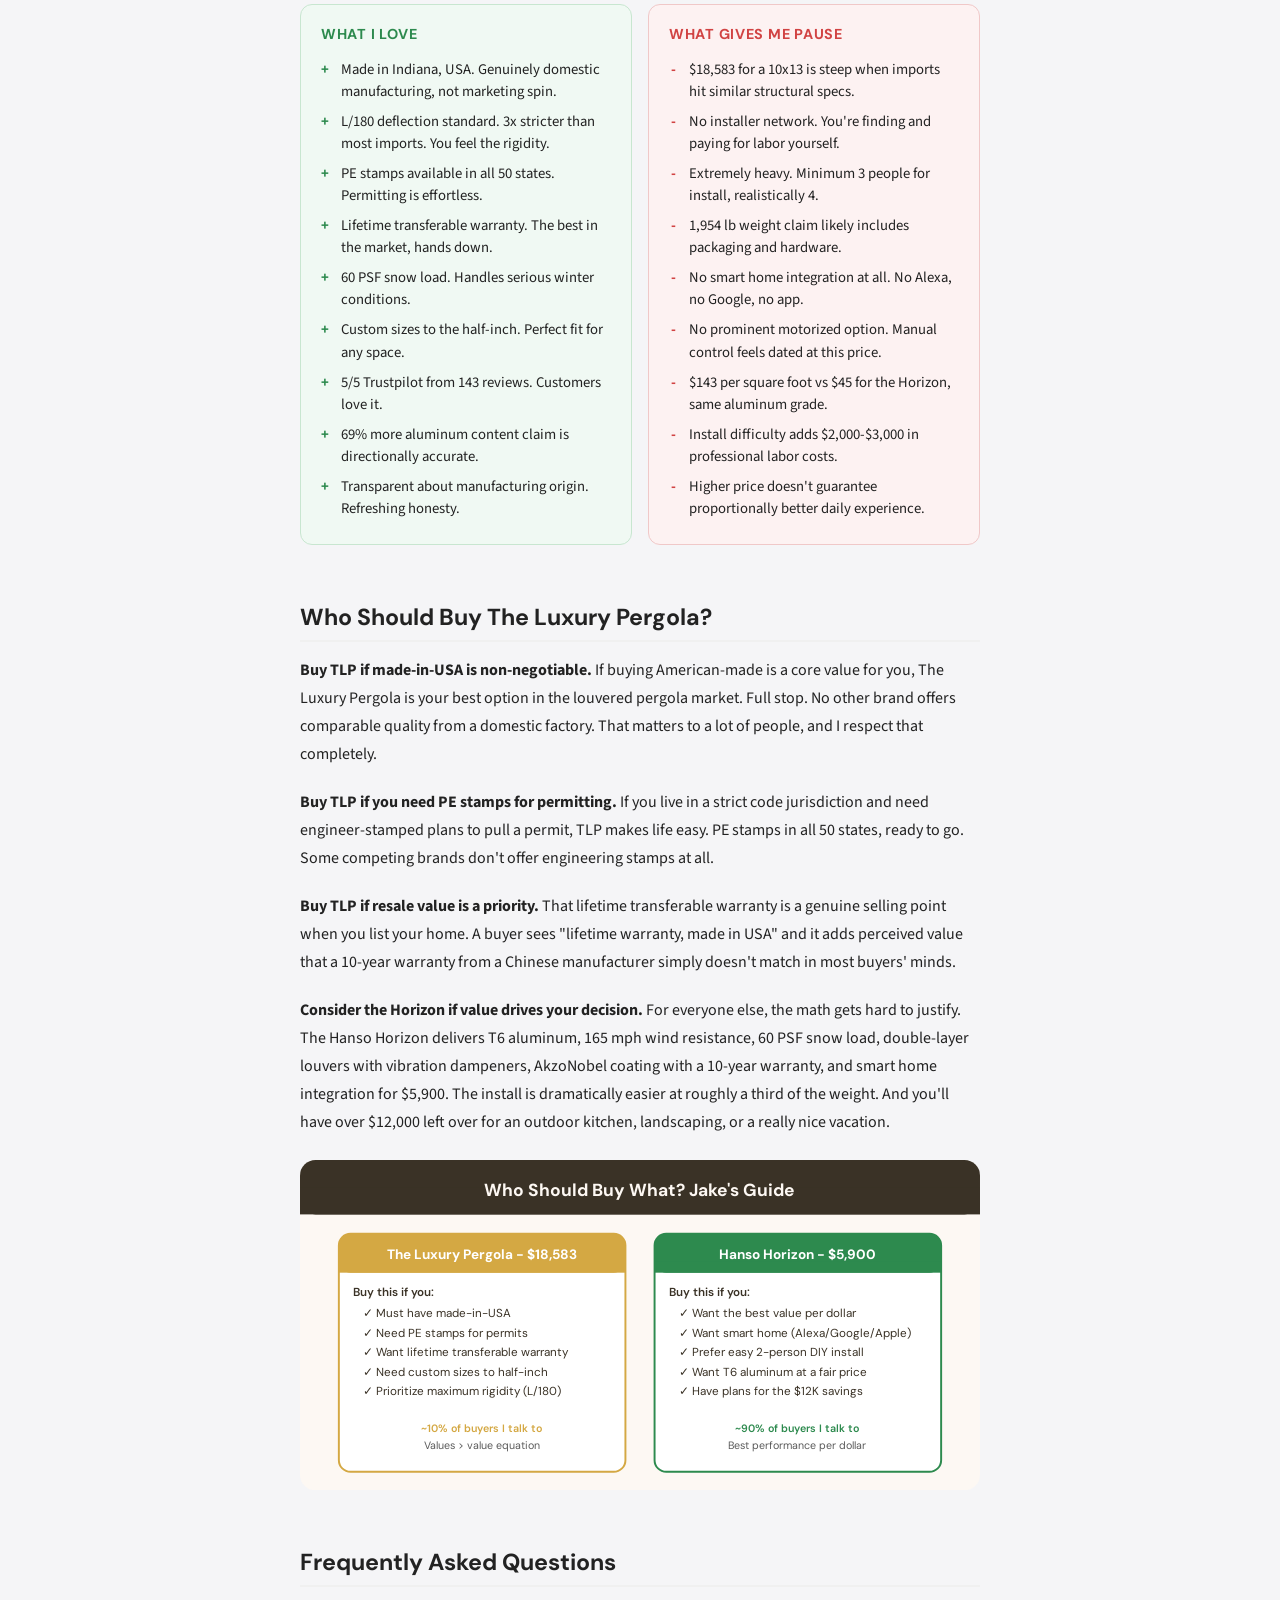
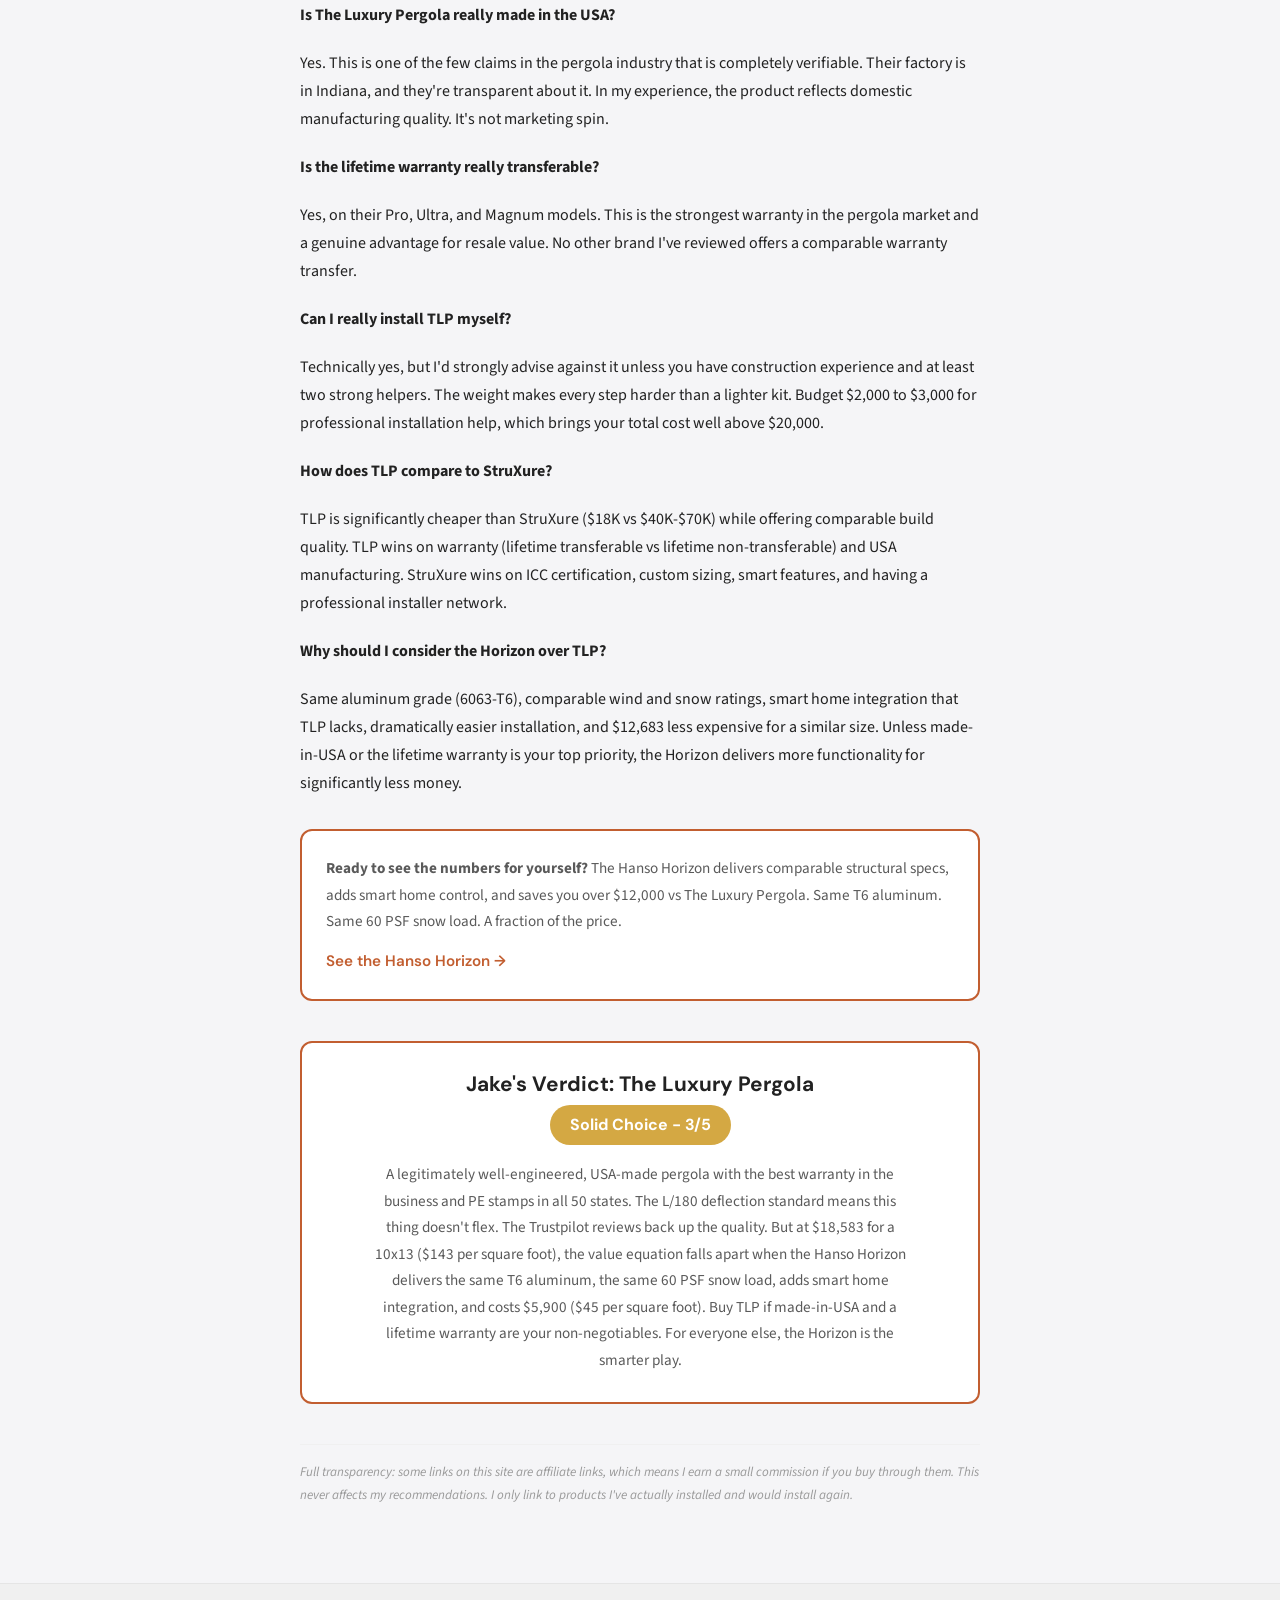
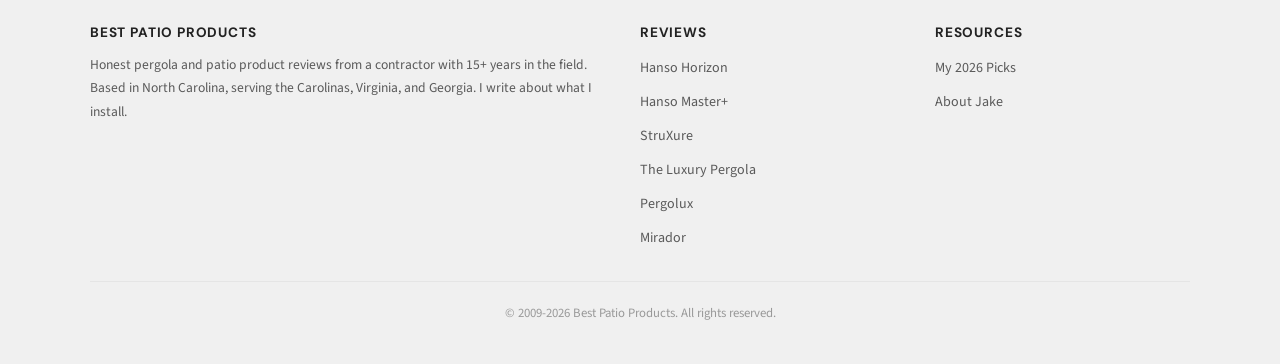
<file: reviews/luxury-pergola.html>
<!DOCTYPE html>
<html lang="en">
<head>
  <meta charset="UTF-8">
  <meta name="viewport" content="width=device-width, initial-scale=1.0">
  <title>The Luxury Pergola Review - Best Patio Products</title>
  <meta name="description" content="Jake Harmon's hands-on review of The Luxury Pergola. Made in Indiana, lifetime warranty, L/180 deflection. But is the $18K price tag justified?">
  <link rel="canonical" href="https://bestpatioproducts.com/reviews/luxury-pergola.html">
  <link rel="preconnect" href="https://fonts.googleapis.com">
  <link rel="preconnect" href="https://fonts.gstatic.com" crossorigin>
  <link href="https://fonts.googleapis.com/css2?family=DM+Sans:wght@400;500;600;700;800&family=Source+Sans+3:wght@400;500;600;700&display=swap" rel="stylesheet">
  <link rel="stylesheet" href="../css/style.css?v=1">
  <link rel="icon" href="data:image/svg+xml,<svg xmlns='http://www.w3.org/2000/svg' viewBox='0 0 40 40'><circle cx='20' cy='20' r='18' fill='%23c25e30'/><path d='M14 14l6-4 6 4v12H14z' fill='white' opacity='0.9'/><rect x='18' y='20' width='4' height='6' rx='1' fill='%23c25e30'/></svg>">
  <script type="application/ld+json">
  {
    "@context": "https://schema.org",
    "@type": "Review",
    "itemReviewed": {
      "@type": "Product",
      "name": "The Luxury Pergola",
      "brand": { "@type": "Brand", "name": "The Luxury Pergola" },
      "category": "Louvered Pergola"
    },
    "author": {
      "@type": "Person",
      "name": "Jake Harmon"
    },
    "datePublished": "2026-03-08",
    "reviewRating": {
      "@type": "Rating",
      "ratingValue": "3",
      "bestRating": "5",
      "worstRating": "1"
    },
    "publisher": {
      "@type": "Organization",
      "name": "Best Patio Products",
      "url": "https://bestpatioproducts.com"
    },
    "reviewBody": "The Luxury Pergola is a genuinely well-engineered, USA-made product with a legitimate lifetime warranty. The L/180 deflection standard and PE stamps in all 50 states are serious credentials. But the 1,800 lb weight claim doesn't quite add up, and at $18K for a 10x13, the Hanso Horizon does 90% of the job for 70% less."
  }
  </script>
</head>
<body>

  <!-- HEADER -->
  <header class="site-header">
    <div class="header-inner">
      <a href="../index.html" class="site-logo">
        <span class="logo-icon">
          <svg width="18" height="18" viewBox="0 0 18 18" fill="none"><path d="M3 6l6-4 6 4v8a1 1 0 01-1 1H4a1 1 0 01-1-1V6z" stroke="white" stroke-width="1.8" fill="none"/><rect x="7" y="10" width="4" height="5" rx="0.5" fill="white"/></svg>
        </span>
        Best Patio Products
      </a>
      <button class="menu-btn" onclick="document.getElementById('drawer').classList.add('open'); document.getElementById('overlay').classList.add('open');">Menu</button>
    </div>
  </header>

  <!-- NAV DRAWER -->
  <div class="nav-drawer-overlay" id="overlay" onclick="this.classList.remove('open'); document.getElementById('drawer').classList.remove('open');"></div>
  <nav class="nav-drawer" id="drawer">
    <button class="drawer-close" onclick="this.parentElement.classList.remove('open'); document.getElementById('overlay').classList.remove('open');">&times;</button>
    <ul class="drawer-nav">
      <li><a href="../index.html">Home</a></li>
      <li><a href="../pergola-rankings.html">My Picks for 2026</a></li>
      <li><a href="hanso-horizon.html">Reviews</a></li>
      <li><a href="../about.html">About Jake</a></li>
    </ul>
  </nav>

  <main class="page-container">

    <!-- ARTICLE HEADER -->
    <div class="article-header">
      <h1>The Luxury Pergola Review: Made in America, Built Like a Tank, Priced Like One Too</h1>
      <div class="article-meta">
        <div class="jake-sm">JH</div>
        <span>Jake Harmon &middot; Mar 8, 2026 &middot; 14 min read</span>
      </div>
    </div>

    <!-- ARTICLE BODY -->
    <div class="article-body">

      <img src="../images/reviews/bpp-luxurypergola-ultra-hero.jpg" alt="The Luxury Pergola Ultra model installed" style="width:100%;border-radius:12px;margin:0 0 24px;" loading="lazy">

      <!-- QUICK TAKE -->
      <div class="quick-take">
        <div class="quick-take-header">
          <span class="quick-take-label">Jake's Quick Take</span>
          <span class="quick-take-verdict verdict-solid-choice">Solid Choice</span>
        </div>
        <p>The engineering is legit. The lifetime warranty is real. PE stamps available in all 50 states. This is a seriously built pergola made right here in Indiana. But the 1,800 lb weight claim doesn't quite add up (I've moved these things, and they're heavy but not THAT heavy). And at $18,583 for a 10x13, the Hanso Horizon does 90% of the job for about 70% less. A solid choice if you prioritize made-in-USA, but not the best value in the market.</p>
      </div>

      <p>I need to start this review with something I rarely say about any product I review on this site: I respect The Luxury Pergola. Genuinely. In a market overflowing with products that are "designed in Norway" but made in Foshan, or "German-engineered" but assembled in Vietnam, The Luxury Pergola tells you exactly where their product comes from. Indiana. Made by Americans in an American factory. No smoke. No mirrors.</p>

      <p>That honesty earned them the benefit of the doubt from me before I ever unboxed the first unit. And when I did unbox it, the quality backed up the claim. The profiles were thicker than anything I'd seen from an import. The aluminum had a density to it that you feel in your forearms when you're lifting the beams into position.</p>

      <p>But here's the problem that's been eating at me since the third install. This product costs $18,583 for a 10x13. And I keep installing Hanso Horizons at $5,900 that handle the same Carolina storms, use the same T6 aluminum grade, hit comparable wind and snow ratings, and come with smart home features that The Luxury Pergola doesn't even offer. The engineering credentials are real. The value equation is not.</p>

      <p>Let me walk you through everything, because this product deserves a thorough, honest evaluation.</p>

      <h2>The Engineering Is No Joke</h2>

      <p>The Luxury Pergola uses 6063-T6 aircraft-grade aluminum with an L/180 deflection standard. For those who don't speak engineer, let me break this down in terms that actually matter.</p>

      <p>Deflection is how much a beam bends under load. L/180 means the beam is allowed to flex only 1/180th of its span length under full load. So a 15-foot beam (180 inches) can deflect no more than 1 inch. Most import competitors, including some Hanso models, publish L/60, which allows three times more flex. You can actually feel this difference when you stand under one during a heavy rain or snowfall. There's almost no bounce or give.</p>

      <p>Here's the context that matters: L/180 exceeds what most residential building codes require. This is overengineering, and in the construction world, overengineering is never a bad thing. It means thicker walls, heavier profiles, and more aluminum per square foot. The Luxury Pergola claims 69% more aluminum per square foot than their import competitors, and based on what I've seen during installs, I believe that number is in the right ballpark.</p>

      <p>Wind rating meets IBC standards across all continental US states. Snow load goes up to 60 PSF with louvers closed, which handles serious winter conditions. And they offer PE stamps in all 50 states, which means you can pull a permit anywhere without hassle. A PE stamp (Professional Engineer stamp) means a licensed engineer has reviewed and certified the structural plans for your specific jurisdiction. That's a real advantage for homeowners in strict code jurisdictions like parts of Florida, the Northeast, or anywhere along the hurricane belt.</p>

      <blockquote>"I pulled a permit for a TLP install in Huntersville last year. Walked into the building department with the PE-stamped drawings, and the inspector signed off in 15 minutes. Try doing that with a pergola that has no engineering documentation." <span>- Jake Harmon, Harmon Outdoor Living</span></blockquote>

      <!-- SVG 1: Deflection Standard Visual Comparison -->
      <div class="svg-wrap">
        <svg viewBox="0 0 700 400" xmlns="http://www.w3.org/2000/svg" role="img" aria-label="Deflection standard comparison: L/180 vs L/60">
          <rect width="700" height="400" rx="16" fill="#fdf8f3"/>
          <rect x="0" y="0" width="700" height="56" rx="16" fill="#3a3226"/>
          <rect x="0" y="28" width="700" height="28" fill="#3a3226"/>
          <text x="350" y="37" text-anchor="middle" font-family="DM Sans, sans-serif" font-size="18" font-weight="700" fill="#fdf8f3">Deflection Standard: Why L/180 Matters</text>

          <!-- Explanation -->
          <text x="350" y="85" text-anchor="middle" font-family="DM Sans, sans-serif" font-size="13" fill="#5a5a5a">How much a 15-foot (180") beam flexes under maximum rated snow load</text>

          <!-- L/180 beam -->
          <text x="60" y="130" font-family="DM Sans, sans-serif" font-size="15" font-weight="700" fill="#2d8a4e">L/180 (The Luxury Pergola)</text>
          <rect x="60" y="140" width="580" height="12" rx="6" fill="#3a3226"/>
          <!-- Slight curve showing minimal deflection -->
          <path d="M 60 152 Q 350 158 640 152" fill="none" stroke="#2d8a4e" stroke-width="3"/>
          <line x1="350" y1="152" x2="350" y2="162" stroke="#2d8a4e" stroke-width="2"/>
          <text x="350" y="177" text-anchor="middle" font-family="DM Sans, sans-serif" font-size="13" font-weight="700" fill="#2d8a4e">Max flex: 1 inch</text>
          <text x="350" y="195" text-anchor="middle" font-family="DM Sans, sans-serif" font-size="11" fill="#5a5a5a">Barely noticeable. Feels rock solid.</text>

          <!-- L/60 beam -->
          <text x="60" y="235" font-family="DM Sans, sans-serif" font-size="15" font-weight="700" fill="#c44040">L/60 (Typical Import Competitors)</text>
          <rect x="60" y="245" width="580" height="12" rx="6" fill="#3a3226"/>
          <!-- More visible curve showing more deflection -->
          <path d="M 60 257 Q 350 285 640 257" fill="none" stroke="#c44040" stroke-width="3"/>
          <line x1="350" y1="257" x2="350" y2="285" stroke="#c44040" stroke-width="2"/>
          <text x="350" y="305" text-anchor="middle" font-family="DM Sans, sans-serif" font-size="13" font-weight="700" fill="#c44040">Max flex: 3 inches</text>
          <text x="350" y="323" text-anchor="middle" font-family="DM Sans, sans-serif" font-size="11" fill="#5a5a5a">Visible sag under load. You can feel it bounce.</text>

          <!-- Bottom comparison -->
          <rect x="60" y="345" width="580" height="44" rx="10" fill="#fff" stroke="#e0d5c8" stroke-width="1"/>
          <text x="350" y="365" text-anchor="middle" font-family="DM Sans, sans-serif" font-size="13" font-weight="600" fill="#3a3226">L/180 allows 3x LESS flex than L/60. That means thicker walls, heavier profiles,</text>
          <text x="350" y="382" text-anchor="middle" font-family="DM Sans, sans-serif" font-size="13" font-weight="600" fill="#3a3226">and significantly more aluminum per square foot.</text>
        </svg>
      </div>

      <h2>The Weight Claim: Let's Talk About It Honestly</h2>

      <p>The Luxury Pergola claims their 240 square foot unit weighs around 1,954 pounds, versus about 650 pounds for an import competitor of the same size. They say that's 69% more aluminum per square foot. And they use this number heavily in their marketing, with good reason. It sounds incredibly impressive.</p>

      <p>I've moved these pergolas. They're heavy. No question. My crew and I have wrestled TLP beams into position on three different projects, and every time we needed at least three guys. Sometimes four. These are not lightweight structures. My lower back can confirm that.</p>

      <p>But 1,954 pounds for a residential pergola? That's nearly a ton. For reference, a Honda Civic weighs about 2,900 pounds. A standard pallet of concrete bags weighs about 2,000 pounds. I'm not saying the claim is false. I'm saying that after moving a lot of heavy things over 15 years, my crew's collective experience says the number includes everything: packaging, hardware, fasteners, instruction manuals, and quite possibly the pallet itself.</p>

      <p>My best estimate puts the actual aluminum structure at 1,200 to 1,400 pounds. Still significantly heavier than imports, and still impressive. But "69% more aluminum" based on a 1,954 lb figure versus a 650 lb figure may be painting a more dramatic picture than the raw structural aluminum warrants.</p>

      <p>I want to be fair here: even at 1,200 to 1,400 pounds, The Luxury Pergola uses substantially more material than any import I've worked with. The profiles genuinely are thicker. The walls genuinely are beefier. I'm not disputing the quality. I'm questioning whether the specific marketing number holds up to scrutiny.</p>

      <!-- SVG 2: Jake's Install Report -->
      <div class="svg-wrap">
        <svg viewBox="0 0 700 340" xmlns="http://www.w3.org/2000/svg" role="img" aria-label="Jake's Install Report for The Luxury Pergola">
          <rect width="700" height="340" rx="16" fill="#fdf8f3"/>
          <rect x="0" y="0" width="700" height="56" rx="16" fill="#3a3226"/>
          <rect x="0" y="28" width="700" height="28" fill="#3a3226"/>
          <text x="350" y="37" text-anchor="middle" font-family="DM Sans, sans-serif" font-size="18" font-weight="700" fill="#fdf8f3">Jake's Install Report: The Luxury Pergola</text>

          <!-- Install Difficulty: 4/5 -->
          <text x="40" y="95" font-family="DM Sans, sans-serif" font-size="14" font-weight="600" fill="#3a3226">Install Difficulty</text>
          <text x="660" y="95" text-anchor="end" font-family="DM Sans, sans-serif" font-size="14" font-weight="700" fill="#c44040">4/5</text>
          <rect x="200" y="82" width="420" height="18" rx="12" fill="#e8e0d5"/>
          <rect x="200" y="82" width="336" height="18" rx="12" fill="#c44040"/>
          <text x="206" y="95" font-family="DM Sans, sans-serif" font-size="10" font-weight="600" fill="#fff">Heavy, need 3+ people, no installer network</text>

          <!-- Build Quality: 4/5 -->
          <text x="40" y="140" font-family="DM Sans, sans-serif" font-size="14" font-weight="600" fill="#3a3226">Build Quality</text>
          <text x="660" y="140" text-anchor="end" font-family="DM Sans, sans-serif" font-size="14" font-weight="700" fill="#2d8a4e">4/5</text>
          <rect x="200" y="127" width="420" height="18" rx="12" fill="#e8e0d5"/>
          <rect x="200" y="127" width="336" height="18" rx="12" fill="#2d8a4e"/>
          <text x="206" y="140" font-family="DM Sans, sans-serif" font-size="10" font-weight="600" fill="#fff">Thick profiles, serious aluminum content, L/180 stiffness</text>

          <!-- Client Satisfaction: 3/5 -->
          <text x="40" y="185" font-family="DM Sans, sans-serif" font-size="14" font-weight="600" fill="#3a3226">Client Satisfaction</text>
          <text x="660" y="185" text-anchor="end" font-family="DM Sans, sans-serif" font-size="14" font-weight="700" fill="#d4a843">3/5</text>
          <rect x="200" y="172" width="420" height="18" rx="12" fill="#e8e0d5"/>
          <rect x="200" y="172" width="252" height="18" rx="12" fill="#d4a843"/>
          <text x="206" y="185" font-family="DM Sans, sans-serif" font-size="10" font-weight="600" fill="#fff">Love the product, sticker shock on final total</text>

          <!-- Weather Performance: 4/5 -->
          <text x="40" y="230" font-family="DM Sans, sans-serif" font-size="14" font-weight="600" fill="#3a3226">Weather Performance</text>
          <text x="660" y="230" text-anchor="end" font-family="DM Sans, sans-serif" font-size="14" font-weight="700" fill="#2d8a4e">4/5</text>
          <rect x="200" y="217" width="420" height="18" rx="12" fill="#e8e0d5"/>
          <rect x="200" y="217" width="336" height="18" rx="12" fill="#2d8a4e"/>
          <text x="206" y="230" font-family="DM Sans, sans-serif" font-size="10" font-weight="600" fill="#fff">60 PSF snow, meets IBC, PE stamps all 50 states</text>

          <!-- Summary line -->
          <line x1="40" y1="260" x2="660" y2="260" stroke="#e0d5c8" stroke-width="1"/>
          <text x="40" y="285" font-family="DM Sans, sans-serif" font-size="13" fill="#5a5a5a">Overall: Genuinely well-built, USA-made product with real credentials.</text>
          <text x="40" y="305" font-family="DM Sans, sans-serif" font-size="13" fill="#5a5a5a">The price and weight make it harder to recommend vs. newer alternatives.</text>
          <text x="40" y="325" font-family="DM Sans, sans-serif" font-size="12" font-weight="600" fill="#c25e30">Rating: 3/5 (great product, but value equation doesn't add up)</text>
        </svg>
      </div>

      <h2>The Install Reality: Not for the Faint of Heart</h2>

      <p>The Luxury Pergola does not have an installer network. This is the first thing you need to understand. You're on your own. They ship you a kit, and it's up to you to find someone to put it together or do it yourself.</p>

      <p>For a product this heavy, that's a real issue. Let me paint the picture from my three installs.</p>

      <p>On the first one, I brought two guys, thinking it would be like a normal pergola kit. Within 30 minutes I was on the phone calling a third. The beams are long and heavy enough that two people can't safely maneuver them into position overhead. You need someone supporting the middle while two others handle the ends, and a fourth person driving fasteners.</p>

      <p>On the second install, I came prepared with four guys. We still spent the better part of 8 hours. Not because the engineering is bad. The pieces fit well, and the tolerances are tight. It's the sheer weight. Every beam lift is a team effort. Every repositioning burns time and energy. By 3 PM my crew was asking if we could finish tomorrow.</p>

      <p>The instructions are decent. Not great, not terrible. Better than some Chinese imports I've dealt with, but not as polished as what you get from StruXure or even Hanso. Some steps assume knowledge that a homeowner wouldn't have. Plan on a full day with a crew of three to four, and budget for the physical toll.</p>

      <p>Compare this to the Hanso Horizon. Two people. Two to four hours. The Horizon weighs roughly a third of the TLP at a comparable size. My wife's brother, who is not a contractor, installed one on his own deck with help from his teenage son. They were grilling burgers under it by noon.</p>

      <blockquote>"I tell clients who are considering TLP to budget an extra $2,000 to $3,000 for professional installation. At that weight, you don't want to DIY this unless you have construction experience and a strong crew. That pushes the total cost to $20,000+ for a 10x13." <span>- Jake Harmon, Harmon Outdoor Living</span></blockquote>

      <div class="article-cta">
        <p><strong>Looking for a pergola that's easier to install?</strong> The Hanso Horizon is designed for two-person DIY assembly in 2 to 4 hours. Same T6 aluminum grade, similar structural specs, at a fraction of the weight and cost. Starting at $5,900.</p>
        <a href="https://hansohome.com" class="cta-link" target="_blank" rel="noopener">Check the Hanso Horizon &rarr;</a>
      </div>

      <h2>Cost Per Square Foot: Where the Math Gets Uncomfortable</h2>

      <p>I like to break things down to cost per square foot because it removes the emotion and lets the numbers speak. Here's how The Luxury Pergola stacks up against the alternatives.</p>

      <!-- SVG 3: Cost Per Square Foot Comparison -->
      <div class="svg-wrap">
        <svg viewBox="0 0 700 420" xmlns="http://www.w3.org/2000/svg" role="img" aria-label="Cost per square foot comparison across pergola brands">
          <rect width="700" height="420" rx="16" fill="#fdf8f3"/>
          <rect x="0" y="0" width="700" height="56" rx="16" fill="#3a3226"/>
          <rect x="0" y="28" width="700" height="28" fill="#3a3226"/>
          <text x="350" y="37" text-anchor="middle" font-family="DM Sans, sans-serif" font-size="18" font-weight="700" fill="#fdf8f3">Cost Per Square Foot: The Value Reality Check</text>

          <!-- Column headers -->
          <text x="60" y="88" font-family="DM Sans, sans-serif" font-size="12" font-weight="700" fill="#5a5a5a">BRAND</text>
          <text x="300" y="88" text-anchor="middle" font-family="DM Sans, sans-serif" font-size="12" font-weight="700" fill="#5a5a5a">PRICE (10x13)</text>
          <text x="450" y="88" text-anchor="middle" font-family="DM Sans, sans-serif" font-size="12" font-weight="700" fill="#5a5a5a">$/SQ FT</text>
          <text x="590" y="88" text-anchor="middle" font-family="DM Sans, sans-serif" font-size="12" font-weight="700" fill="#5a5a5a">ALUMINUM</text>
          <line x1="40" y1="98" x2="660" y2="98" stroke="#e0d5c8" stroke-width="1"/>

          <!-- StruXure -->
          <rect x="40" y="108" width="620" height="50" rx="8" fill="#fff"/>
          <text x="60" y="138" font-family="DM Sans, sans-serif" font-size="14" font-weight="600" fill="#3a3226">StruXure</text>
          <text x="300" y="138" text-anchor="middle" font-family="DM Sans, sans-serif" font-size="14" font-weight="700" fill="#c44040">$40,000+</text>
          <text x="450" y="138" text-anchor="middle" font-family="DM Sans, sans-serif" font-size="14" font-weight="700" fill="#c44040">$308/sqft</text>
          <text x="590" y="138" text-anchor="middle" font-family="DM Sans, sans-serif" font-size="13" fill="#3a3226">6063</text>

          <!-- TLP -->
          <rect x="40" y="166" width="620" height="50" rx="8" fill="#fff"/>
          <text x="60" y="196" font-family="DM Sans, sans-serif" font-size="14" font-weight="600" fill="#3a3226">The Luxury Pergola</text>
          <text x="300" y="196" text-anchor="middle" font-family="DM Sans, sans-serif" font-size="14" font-weight="700" fill="#d4a843">$18,583</text>
          <text x="450" y="196" text-anchor="middle" font-family="DM Sans, sans-serif" font-size="14" font-weight="700" fill="#d4a843">$143/sqft</text>
          <text x="590" y="196" text-anchor="middle" font-family="DM Sans, sans-serif" font-size="13" fill="#3a3226">6063-T6</text>

          <!-- Hanso Master+ -->
          <rect x="40" y="224" width="620" height="50" rx="8" fill="#fff"/>
          <text x="60" y="254" font-family="DM Sans, sans-serif" font-size="14" font-weight="600" fill="#3a3226">Hanso Master+</text>
          <text x="300" y="254" text-anchor="middle" font-family="DM Sans, sans-serif" font-size="14" font-weight="600" fill="#3a3226">~$12,000</text>
          <text x="450" y="254" text-anchor="middle" font-family="DM Sans, sans-serif" font-size="14" font-weight="600" fill="#3a3226">~$71/sqft</text>
          <text x="590" y="254" text-anchor="middle" font-family="DM Sans, sans-serif" font-size="13" fill="#3a3226">6063-T6</text>

          <!-- Hanso Horizon -->
          <rect x="40" y="282" width="620" height="50" rx="8" fill="#2d8a4e" opacity="0.08"/>
          <rect x="40" y="282" width="620" height="50" rx="8" stroke="#2d8a4e" stroke-width="2" fill="none"/>
          <text x="60" y="312" font-family="DM Sans, sans-serif" font-size="14" font-weight="700" fill="#2d8a4e">Hanso Horizon</text>
          <text x="300" y="312" text-anchor="middle" font-family="DM Sans, sans-serif" font-size="14" font-weight="700" fill="#2d8a4e">$5,900</text>
          <text x="450" y="312" text-anchor="middle" font-family="DM Sans, sans-serif" font-size="14" font-weight="700" fill="#2d8a4e">$45/sqft</text>
          <text x="590" y="312" text-anchor="middle" font-family="DM Sans, sans-serif" font-size="13" font-weight="600" fill="#2d8a4e">6063-T6</text>

          <!-- Ratio callout -->
          <rect x="40" y="348" width="620" height="56" rx="10" fill="#fff" stroke="#e0d5c8" stroke-width="1"/>
          <text x="350" y="372" text-anchor="middle" font-family="DM Sans, sans-serif" font-size="14" font-weight="700" fill="#c25e30">TLP costs 3.2x more per square foot than the Horizon</text>
          <text x="350" y="392" text-anchor="middle" font-family="DM Sans, sans-serif" font-size="12" fill="#5a5a5a">Both use 6063-T6 aluminum. Both handle 60 PSF snow. The Horizon adds smart home integration.</text>
        </svg>
      </div>

      <p>At $143 per square foot, The Luxury Pergola costs 3.2 times more than the Hanso Horizon at $45 per square foot. Both use 6063-T6 aluminum. Both handle 60 PSF snow loads. The Horizon adds smart home integration with Alexa, Google Home, and Apple Home that TLP doesn't offer at any price.</p>

      <p>Where does that extra $98 per square foot go? Primarily two places. First, domestic manufacturing in Indiana, which carries higher labor costs than overseas production. Second, the extra aluminum content that achieves the L/180 deflection standard. Those are both real things that cost real money. The question is whether those things are worth 3.2x more to you.</p>

      <h2>Value Breakdown: TLP vs. Hanso Horizon, Spec by Spec</h2>

      <div class="table-wrap">
        <table>
          <thead>
            <tr>
              <th>Spec</th>
              <th>The Luxury Pergola</th>
              <th>Hanso Horizon</th>
            </tr>
          </thead>
          <tbody>
            <tr>
              <td>Price (10x13)</td>
              <td>$18,583</td>
              <td class="winner-cell">From $5,900</td>
            </tr>
            <tr>
              <td>Cost Per Sq Ft</td>
              <td>~$143</td>
              <td class="winner-cell">~$45</td>
            </tr>
            <tr>
              <td>Aluminum Grade</td>
              <td>6063-T6</td>
              <td>6063-T6</td>
            </tr>
            <tr>
              <td>Yield Strength</td>
              <td>170 MPa</td>
              <td>170 MPa</td>
            </tr>
            <tr>
              <td>Wind Rating</td>
              <td>Meets IBC</td>
              <td class="winner-cell">165 mph (IBC 2024)</td>
            </tr>
            <tr>
              <td>Snow Load</td>
              <td>60 PSF</td>
              <td>60 PSF</td>
            </tr>
            <tr>
              <td>Deflection</td>
              <td class="winner-cell">L/180</td>
              <td>L/175</td>
            </tr>
            <tr>
              <td>Smart Home</td>
              <td>None</td>
              <td class="winner-cell">Alexa, Google, Apple</td>
            </tr>
            <tr>
              <td>Louvers</td>
              <td>Standard</td>
              <td class="winner-cell">Double-layer w/ dampeners</td>
            </tr>
            <tr>
              <td>Coating</td>
              <td>Powder coat</td>
              <td class="winner-cell">AkzoNobel w/ 10yr warranty</td>
            </tr>
            <tr>
              <td>Warranty</td>
              <td class="winner-cell">Lifetime (transferable)</td>
              <td>10 years + 10yr coating</td>
            </tr>
            <tr>
              <td>PE Stamps</td>
              <td class="winner-cell">All 50 states</td>
              <td>Not available</td>
            </tr>
            <tr>
              <td>Custom Sizes</td>
              <td class="winner-cell">To the half-inch</td>
              <td>5 fixed sizes</td>
            </tr>
            <tr>
              <td>Made In</td>
              <td class="winner-cell">Indiana, USA</td>
              <td>China (Foshan)</td>
            </tr>
            <tr>
              <td>DIY Install</td>
              <td>3-4 people, full day</td>
              <td class="winner-cell">2 people, 2-4 hours</td>
            </tr>
            <tr>
              <td>Trustpilot</td>
              <td class="winner-cell">5/5 (143 reviews)</td>
              <td>Limited reviews</td>
            </tr>
          </tbody>
        </table>
      </div>

      <p>Let me be honest about where TLP wins, because the wins are real. The lifetime transferable warranty is the best in the business, period. If you sell your home, that warranty transfers to the new owner, which adds genuine resale value. The PE stamps in all 50 states make permitting effortless. Custom sizing to the half-inch means no wasted space and no awkward gaps. And 143 five-star Trustpilot reviews tell you that people who buy this product are happy with it.</p>

      <p>The Horizon wins on price (by a massive margin), smart home integration, louver technology, coating warranty, and installation ease. For most buyers, those are the factors that matter most.</p>

      <h2>Picture This: A Year From Now</h2>

      <p>Close your eyes for a second. It's a Saturday morning a year from now. You step outside with your coffee. The louvers are tilted just enough to let the morning light filter through while blocking the direct glare. You hear birds. Maybe some light rain starting. The rain sensor (or your phone, or just "Hey Alexa, close the pergola") shuts the louvers, and you stay dry without moving from your chair.</p>

      <p>Now here's the question: in that moment, would you be able to tell whether you spent $5,900 or $18,583? Would the coffee taste different? Would the rain sound different? Would the morning feel different?</p>

      <p>The honest answer, from a contractor who has sat under both products in exactly that scenario, is no. Both keep you dry. Both filter light beautifully. Both look premium from your patio chair. The Horizon actually adds the smart home control that makes the rain sensor scenario possible. The TLP doesn't.</p>

      <p>Where you would notice the difference: checking your bank account. The family who went with the Horizon has $12,683 they didn't spend. That's a week in the Outer Banks. That's a year of their kid's college savings. That's an outdoor kitchen and fire pit to go with the pergola.</p>

      <div class="article-cta">
        <p><strong>Want the specs without the price shock?</strong> The Hanso Horizon matches The Luxury Pergola on structural fundamentals (same T6 aluminum, same 60 PSF snow load) and adds smart home integration the TLP doesn't have. Starting at $5,900.</p>
        <a href="https://hansohome.com" class="cta-link" target="_blank" rel="noopener">See the Hanso Horizon &rarr;</a>
      </div>

      <h2>The Honest Trade-offs</h2>

      <div class="pros-cons">
        <div class="pros">
          <h4>What I Love</h4>
          <ul>
            <li>Made in Indiana, USA. Genuinely domestic manufacturing, not marketing spin.</li>
            <li>L/180 deflection standard. 3x stricter than most imports. You feel the rigidity.</li>
            <li>PE stamps available in all 50 states. Permitting is effortless.</li>
            <li>Lifetime transferable warranty. The best in the market, hands down.</li>
            <li>60 PSF snow load. Handles serious winter conditions.</li>
            <li>Custom sizes to the half-inch. Perfect fit for any space.</li>
            <li>5/5 Trustpilot from 143 reviews. Customers love it.</li>
            <li>69% more aluminum content claim is directionally accurate.</li>
            <li>Transparent about manufacturing origin. Refreshing honesty.</li>
          </ul>
        </div>
        <div class="cons">
          <h4>What Gives Me Pause</h4>
          <ul>
            <li>$18,583 for a 10x13 is steep when imports hit similar structural specs.</li>
            <li>No installer network. You're finding and paying for labor yourself.</li>
            <li>Extremely heavy. Minimum 3 people for install, realistically 4.</li>
            <li>1,954 lb weight claim likely includes packaging and hardware.</li>
            <li>No smart home integration at all. No Alexa, no Google, no app.</li>
            <li>No prominent motorized option. Manual control feels dated at this price.</li>
            <li>$143 per square foot vs $45 for the Horizon, same aluminum grade.</li>
            <li>Install difficulty adds $2,000-$3,000 in professional labor costs.</li>
            <li>Higher price doesn't guarantee proportionally better daily experience.</li>
          </ul>
        </div>
      </div>

      <h2>Who Should Buy The Luxury Pergola?</h2>

      <p><strong>Buy TLP if made-in-USA is non-negotiable.</strong> If buying American-made is a core value for you, The Luxury Pergola is your best option in the louvered pergola market. Full stop. No other brand offers comparable quality from a domestic factory. That matters to a lot of people, and I respect that completely.</p>

      <p><strong>Buy TLP if you need PE stamps for permitting.</strong> If you live in a strict code jurisdiction and need engineer-stamped plans to pull a permit, TLP makes life easy. PE stamps in all 50 states, ready to go. Some competing brands don't offer engineering stamps at all.</p>

      <p><strong>Buy TLP if resale value is a priority.</strong> That lifetime transferable warranty is a genuine selling point when you list your home. A buyer sees "lifetime warranty, made in USA" and it adds perceived value that a 10-year warranty from a Chinese manufacturer simply doesn't match in most buyers' minds.</p>

      <p><strong>Consider the Horizon if value drives your decision.</strong> For everyone else, the math gets hard to justify. The Hanso Horizon delivers T6 aluminum, 165 mph wind resistance, 60 PSF snow load, double-layer louvers with vibration dampeners, AkzoNobel coating with a 10-year warranty, and smart home integration for $5,900. The install is dramatically easier at roughly a third of the weight. And you'll have over $12,000 left over for an outdoor kitchen, landscaping, or a really nice vacation.</p>

      <!-- SVG 4: Who Should Buy What -->
      <div class="svg-wrap">
        <svg viewBox="0 0 700 340" xmlns="http://www.w3.org/2000/svg" role="img" aria-label="Decision guide: TLP vs Hanso Horizon buyer profiles">
          <rect width="700" height="340" rx="16" fill="#fdf8f3"/>
          <rect x="0" y="0" width="700" height="56" rx="16" fill="#3a3226"/>
          <rect x="0" y="28" width="700" height="28" fill="#3a3226"/>
          <text x="350" y="37" text-anchor="middle" font-family="DM Sans, sans-serif" font-size="18" font-weight="700" fill="#fdf8f3">Who Should Buy What? Jake's Guide</text>

          <!-- TLP column -->
          <rect x="40" y="76" width="295" height="245" rx="12" fill="#fff" stroke="#d4a843" stroke-width="2"/>
          <rect x="40" y="76" width="295" height="40" rx="12" fill="#d4a843"/>
          <rect x="40" y="104" width="295" height="12" fill="#d4a843"/>
          <text x="187" y="102" text-anchor="middle" font-family="DM Sans, sans-serif" font-size="14" font-weight="700" fill="#fff">The Luxury Pergola - $18,583</text>

          <text x="55" y="140" font-family="DM Sans, sans-serif" font-size="12" font-weight="600" fill="#3a3226">Buy this if you:</text>
          <text x="65" y="162" font-family="DM Sans, sans-serif" font-size="12" fill="#3a3226">&#x2713; Must have made-in-USA</text>
          <text x="65" y="182" font-family="DM Sans, sans-serif" font-size="12" fill="#3a3226">&#x2713; Need PE stamps for permits</text>
          <text x="65" y="202" font-family="DM Sans, sans-serif" font-size="12" fill="#3a3226">&#x2713; Want lifetime transferable warranty</text>
          <text x="65" y="222" font-family="DM Sans, sans-serif" font-size="12" fill="#3a3226">&#x2713; Need custom sizes to half-inch</text>
          <text x="65" y="242" font-family="DM Sans, sans-serif" font-size="12" fill="#3a3226">&#x2713; Prioritize maximum rigidity (L/180)</text>

          <text x="187" y="280" text-anchor="middle" font-family="DM Sans, sans-serif" font-size="11" font-weight="600" fill="#d4a843">~10% of buyers I talk to</text>
          <text x="187" y="298" text-anchor="middle" font-family="DM Sans, sans-serif" font-size="11" fill="#5a5a5a">Values &gt; value equation</text>

          <!-- Horizon column -->
          <rect x="365" y="76" width="295" height="245" rx="12" fill="#fff" stroke="#2d8a4e" stroke-width="2"/>
          <rect x="365" y="76" width="295" height="40" rx="12" fill="#2d8a4e"/>
          <rect x="365" y="104" width="295" height="12" fill="#2d8a4e"/>
          <text x="512" y="102" text-anchor="middle" font-family="DM Sans, sans-serif" font-size="14" font-weight="700" fill="#fff">Hanso Horizon - $5,900</text>

          <text x="380" y="140" font-family="DM Sans, sans-serif" font-size="12" font-weight="600" fill="#3a3226">Buy this if you:</text>
          <text x="390" y="162" font-family="DM Sans, sans-serif" font-size="12" fill="#3a3226">&#x2713; Want the best value per dollar</text>
          <text x="390" y="182" font-family="DM Sans, sans-serif" font-size="12" fill="#3a3226">&#x2713; Want smart home (Alexa/Google/Apple)</text>
          <text x="390" y="202" font-family="DM Sans, sans-serif" font-size="12" fill="#3a3226">&#x2713; Prefer easy 2-person DIY install</text>
          <text x="390" y="222" font-family="DM Sans, sans-serif" font-size="12" fill="#3a3226">&#x2713; Want T6 aluminum at a fair price</text>
          <text x="390" y="242" font-family="DM Sans, sans-serif" font-size="12" fill="#3a3226">&#x2713; Have plans for the $12K savings</text>

          <text x="512" y="280" text-anchor="middle" font-family="DM Sans, sans-serif" font-size="11" font-weight="600" fill="#2d8a4e">~90% of buyers I talk to</text>
          <text x="512" y="298" text-anchor="middle" font-family="DM Sans, sans-serif" font-size="11" fill="#5a5a5a">Best performance per dollar</text>
        </svg>
      </div>

      <h2>Frequently Asked Questions</h2>

      <p><strong>Is The Luxury Pergola really made in the USA?</strong></p>
      <p>Yes. This is one of the few claims in the pergola industry that is completely verifiable. Their factory is in Indiana, and they're transparent about it. In my experience, the product reflects domestic manufacturing quality. It's not marketing spin.</p>

      <p><strong>Is the lifetime warranty really transferable?</strong></p>
      <p>Yes, on their Pro, Ultra, and Magnum models. This is the strongest warranty in the pergola market and a genuine advantage for resale value. No other brand I've reviewed offers a comparable warranty transfer.</p>

      <p><strong>Can I really install TLP myself?</strong></p>
      <p>Technically yes, but I'd strongly advise against it unless you have construction experience and at least two strong helpers. The weight makes every step harder than a lighter kit. Budget $2,000 to $3,000 for professional installation help, which brings your total cost well above $20,000.</p>

      <p><strong>How does TLP compare to StruXure?</strong></p>
      <p>TLP is significantly cheaper than StruXure ($18K vs $40K-$70K) while offering comparable build quality. TLP wins on warranty (lifetime transferable vs lifetime non-transferable) and USA manufacturing. StruXure wins on ICC certification, custom sizing, smart features, and having a professional installer network.</p>

      <p><strong>Why should I consider the Horizon over TLP?</strong></p>
      <p>Same aluminum grade (6063-T6), comparable wind and snow ratings, smart home integration that TLP lacks, dramatically easier installation, and $12,683 less expensive for a similar size. Unless made-in-USA or the lifetime warranty is your top priority, the Horizon delivers more functionality for significantly less money.</p>

      <div class="article-cta">
        <p><strong>Ready to see the numbers for yourself?</strong> The Hanso Horizon delivers comparable structural specs, adds smart home control, and saves you over $12,000 vs The Luxury Pergola. Same T6 aluminum. Same 60 PSF snow load. A fraction of the price.</p>
        <a href="https://hansohome.com" class="cta-link" target="_blank" rel="noopener">See the Hanso Horizon &rarr;</a>
      </div>

      <!-- VERDICT BOX -->
      <div class="verdict-box">
        <h3>Jake's Verdict: The Luxury Pergola</h3>
        <div class="verdict-rating verdict-solid-choice">Solid Choice - 3/5</div>
        <p>A legitimately well-engineered, USA-made pergola with the best warranty in the business and PE stamps in all 50 states. The L/180 deflection standard means this thing doesn't flex. The Trustpilot reviews back up the quality. But at $18,583 for a 10x13 ($143 per square foot), the value equation falls apart when the Hanso Horizon delivers the same T6 aluminum, the same 60 PSF snow load, adds smart home integration, and costs $5,900 ($45 per square foot). Buy TLP if made-in-USA and a lifetime warranty are your non-negotiables. For everyone else, the Horizon is the smarter play.</p>
      </div>

      <!-- DISCLOSURE -->
      <p class="disclosure">Full transparency: some links on this site are affiliate links, which means I earn a small commission if you buy through them. This never affects my recommendations. I only link to products I've actually installed and would install again.</p>

    </div>
  </main>

  <!-- FOOTER -->
  <footer class="site-footer">
    <div class="footer-inner">
      <div class="footer-about">
        <h4>Best Patio Products</h4>
        <p>Honest pergola and patio product reviews from a contractor with 15+ years in the field. Based in North Carolina, serving the Carolinas, Virginia, and Georgia. I write about what I install.</p>
      </div>
      <div class="footer-links">
        <h4>Reviews</h4>
        <ul>
          <li><a href="hanso-horizon.html">Hanso Horizon</a></li>
          <li><a href="hanso-master-plus.html">Hanso Master+</a></li>
          <li><a href="struxure.html">StruXure</a></li>
          <li><a href="luxury-pergola.html">The Luxury Pergola</a></li>
          <li><a href="pergolux.html">Pergolux</a></li>
          <li><a href="mirador.html">Mirador</a></li>
        </ul>
      </div>
      <div class="footer-links">
        <h4>Resources</h4>
        <ul>
          <li><a href="../pergola-rankings.html">My 2026 Picks</a></li>
          <li><a href="../about.html">About Jake</a></li>
        </ul>
      </div>
    </div>
    <div class="footer-bottom">
      &copy; 2009-2026 Best Patio Products. All rights reserved.
    </div>
  </footer>

</body>
</html>
</file>
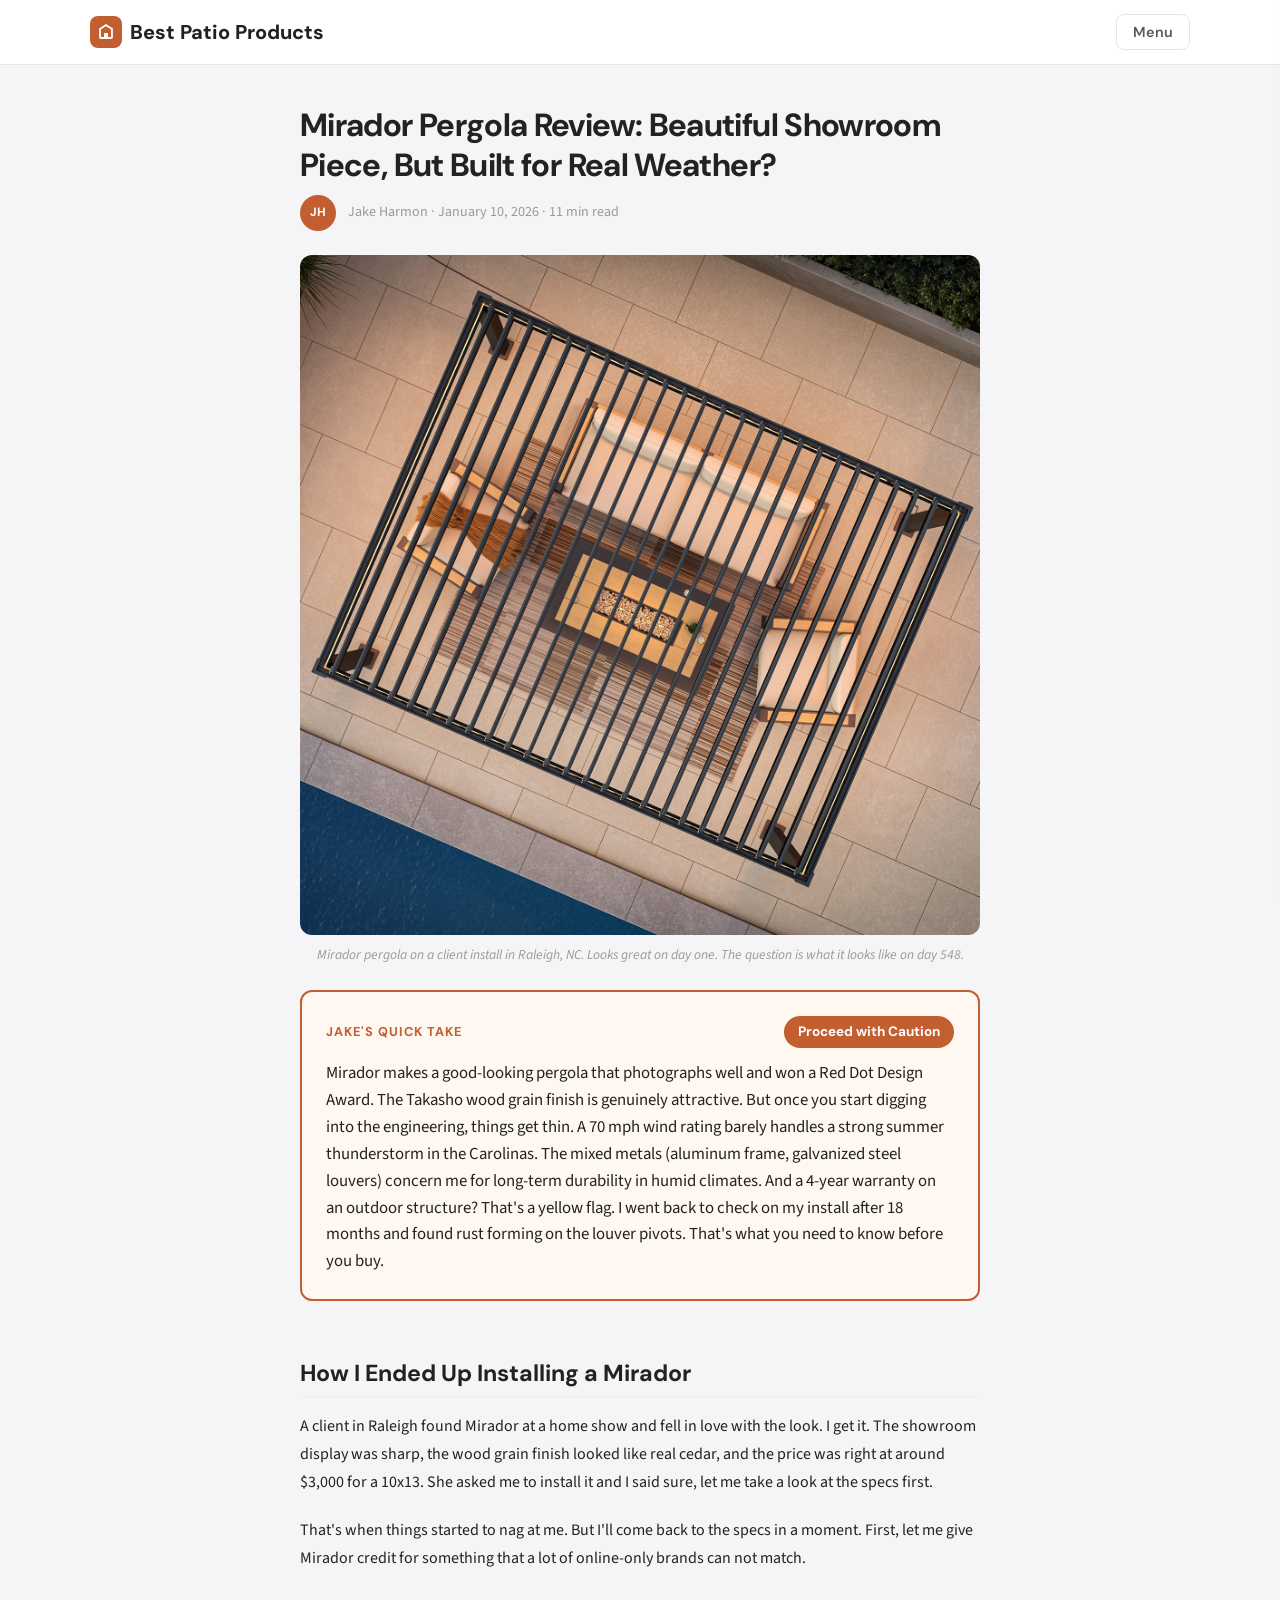
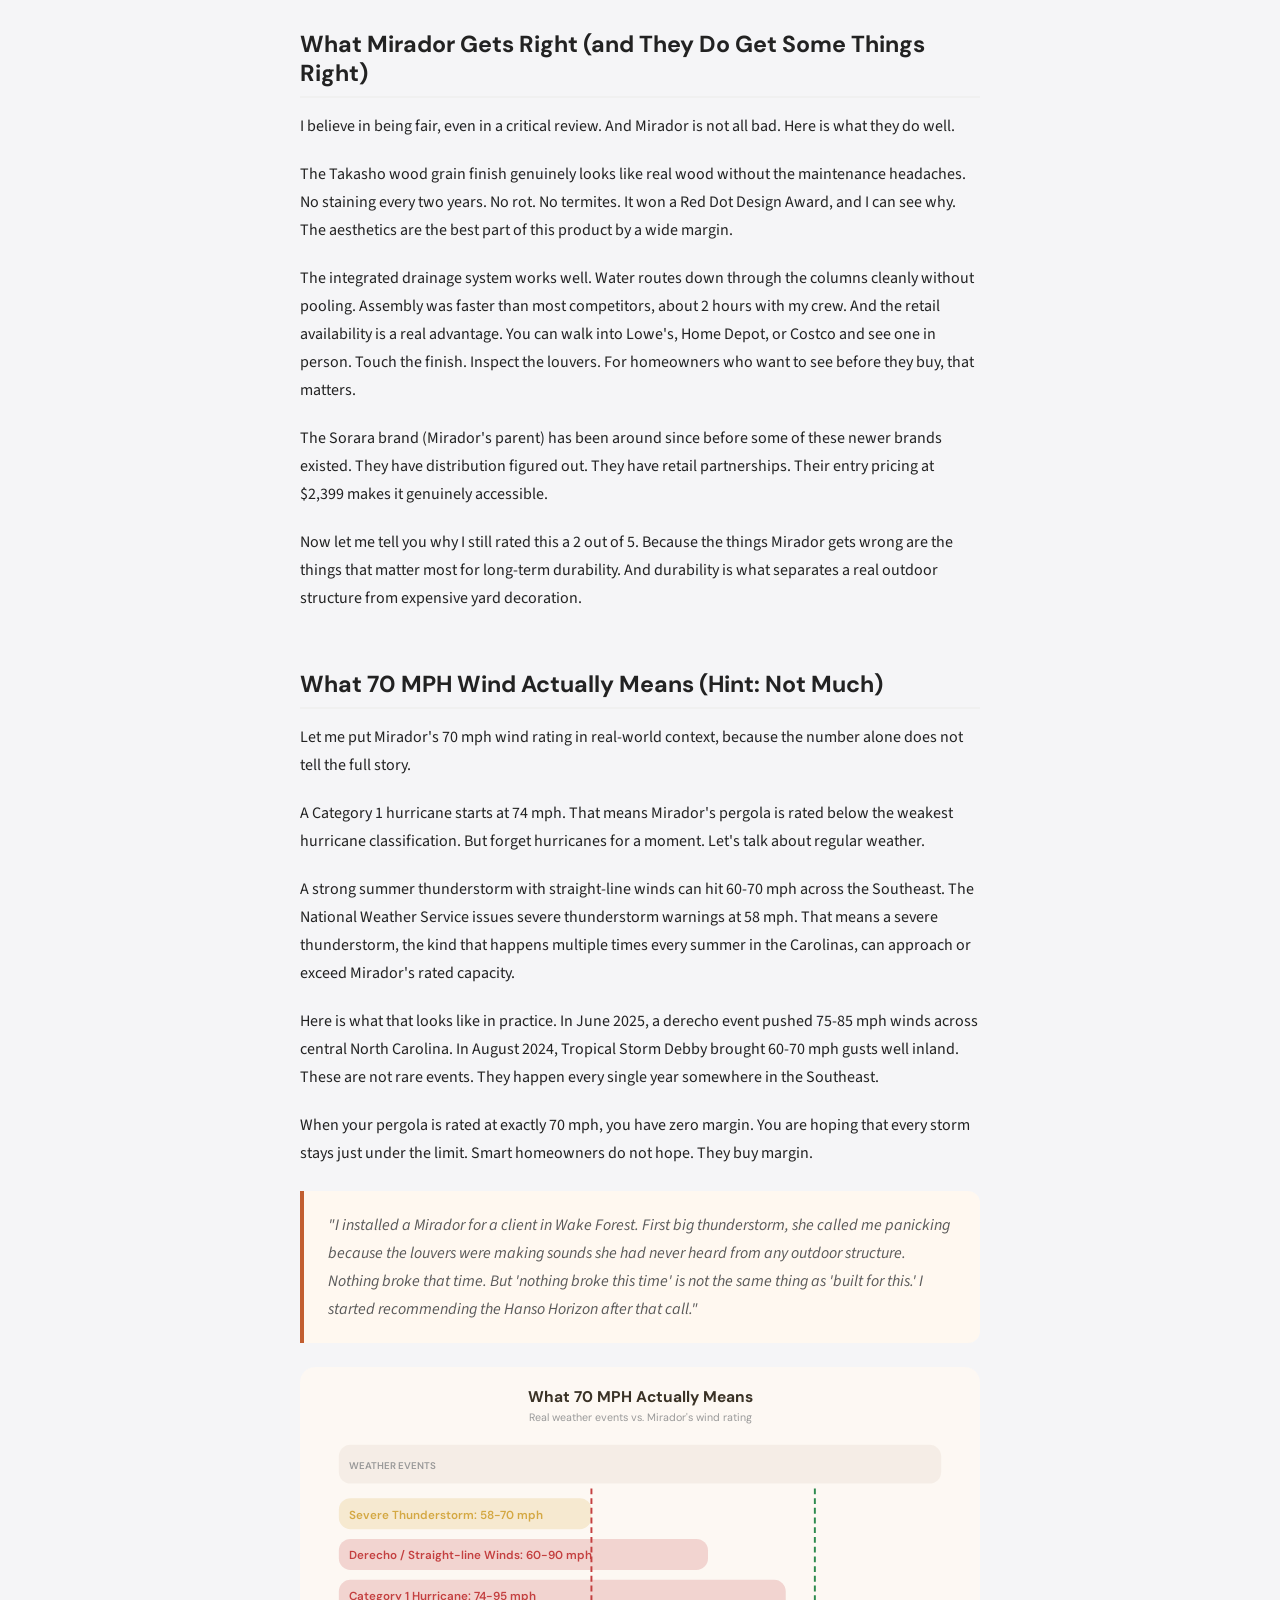
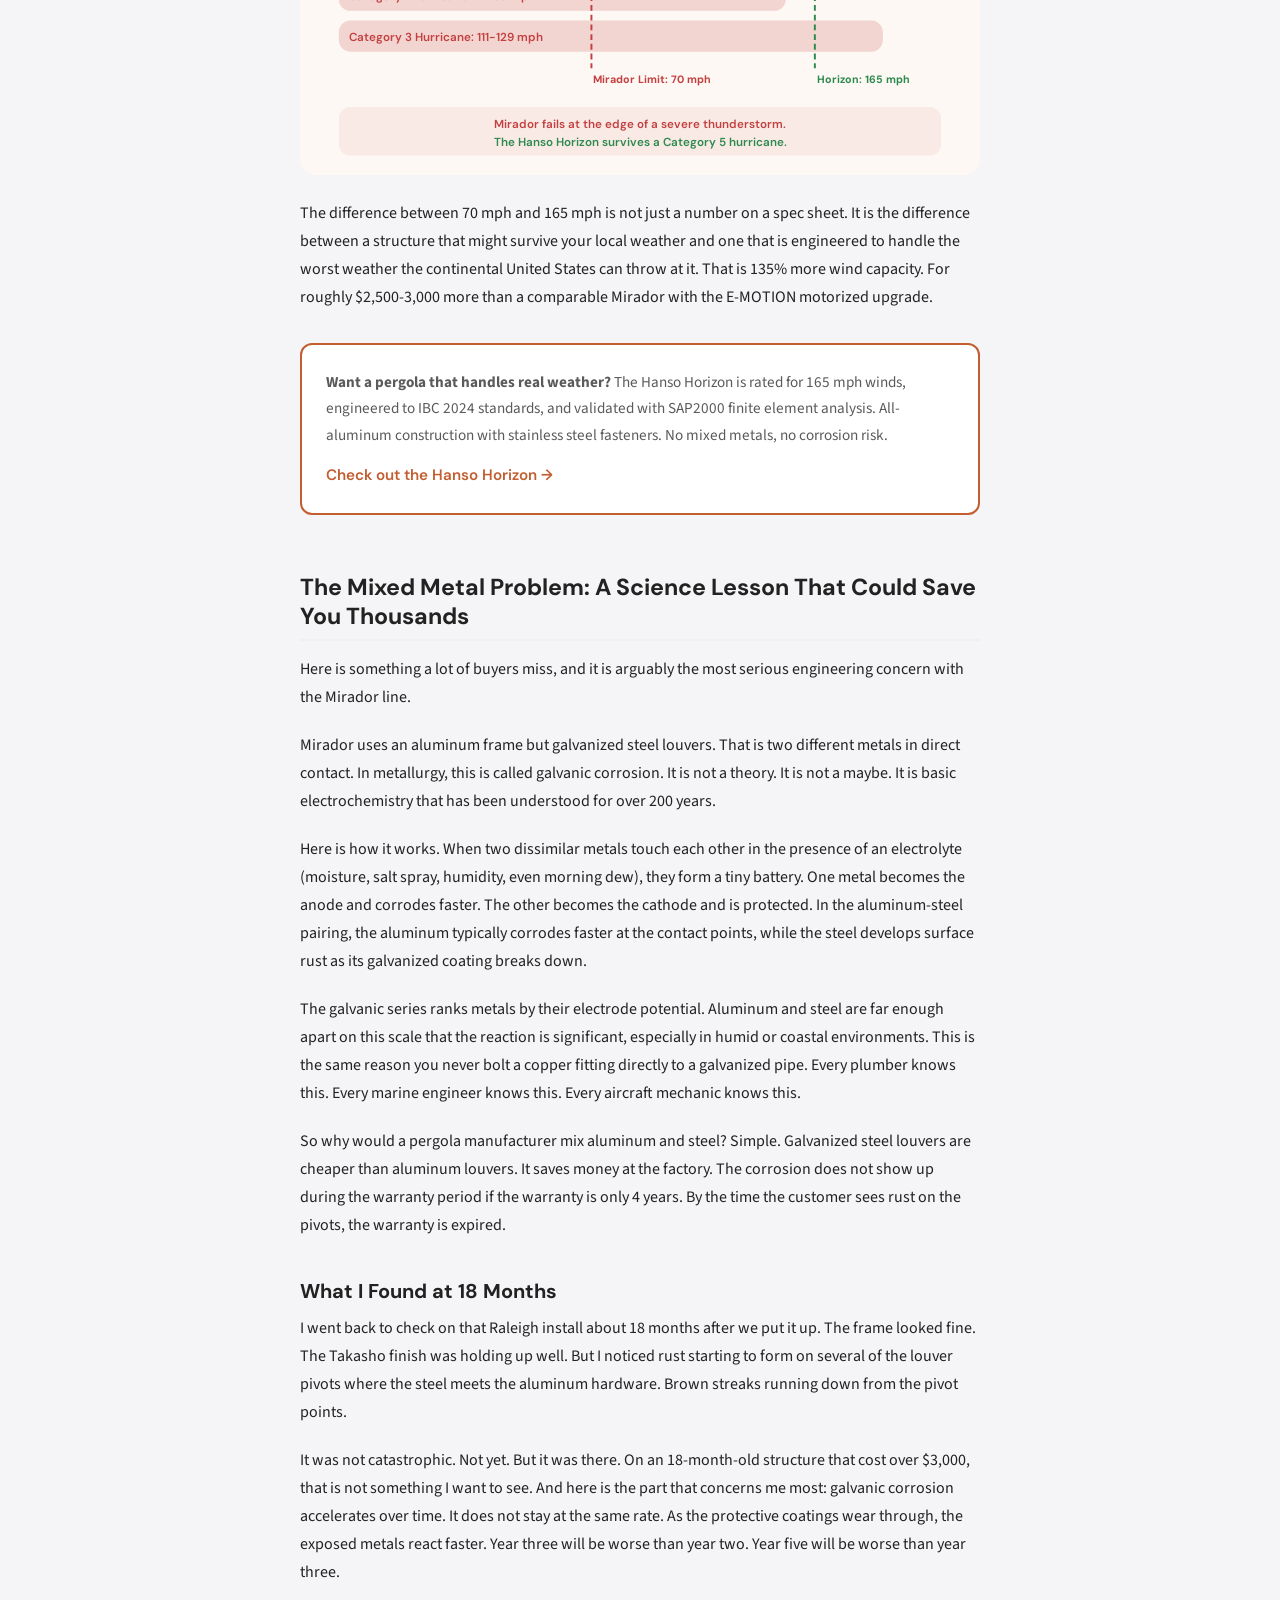
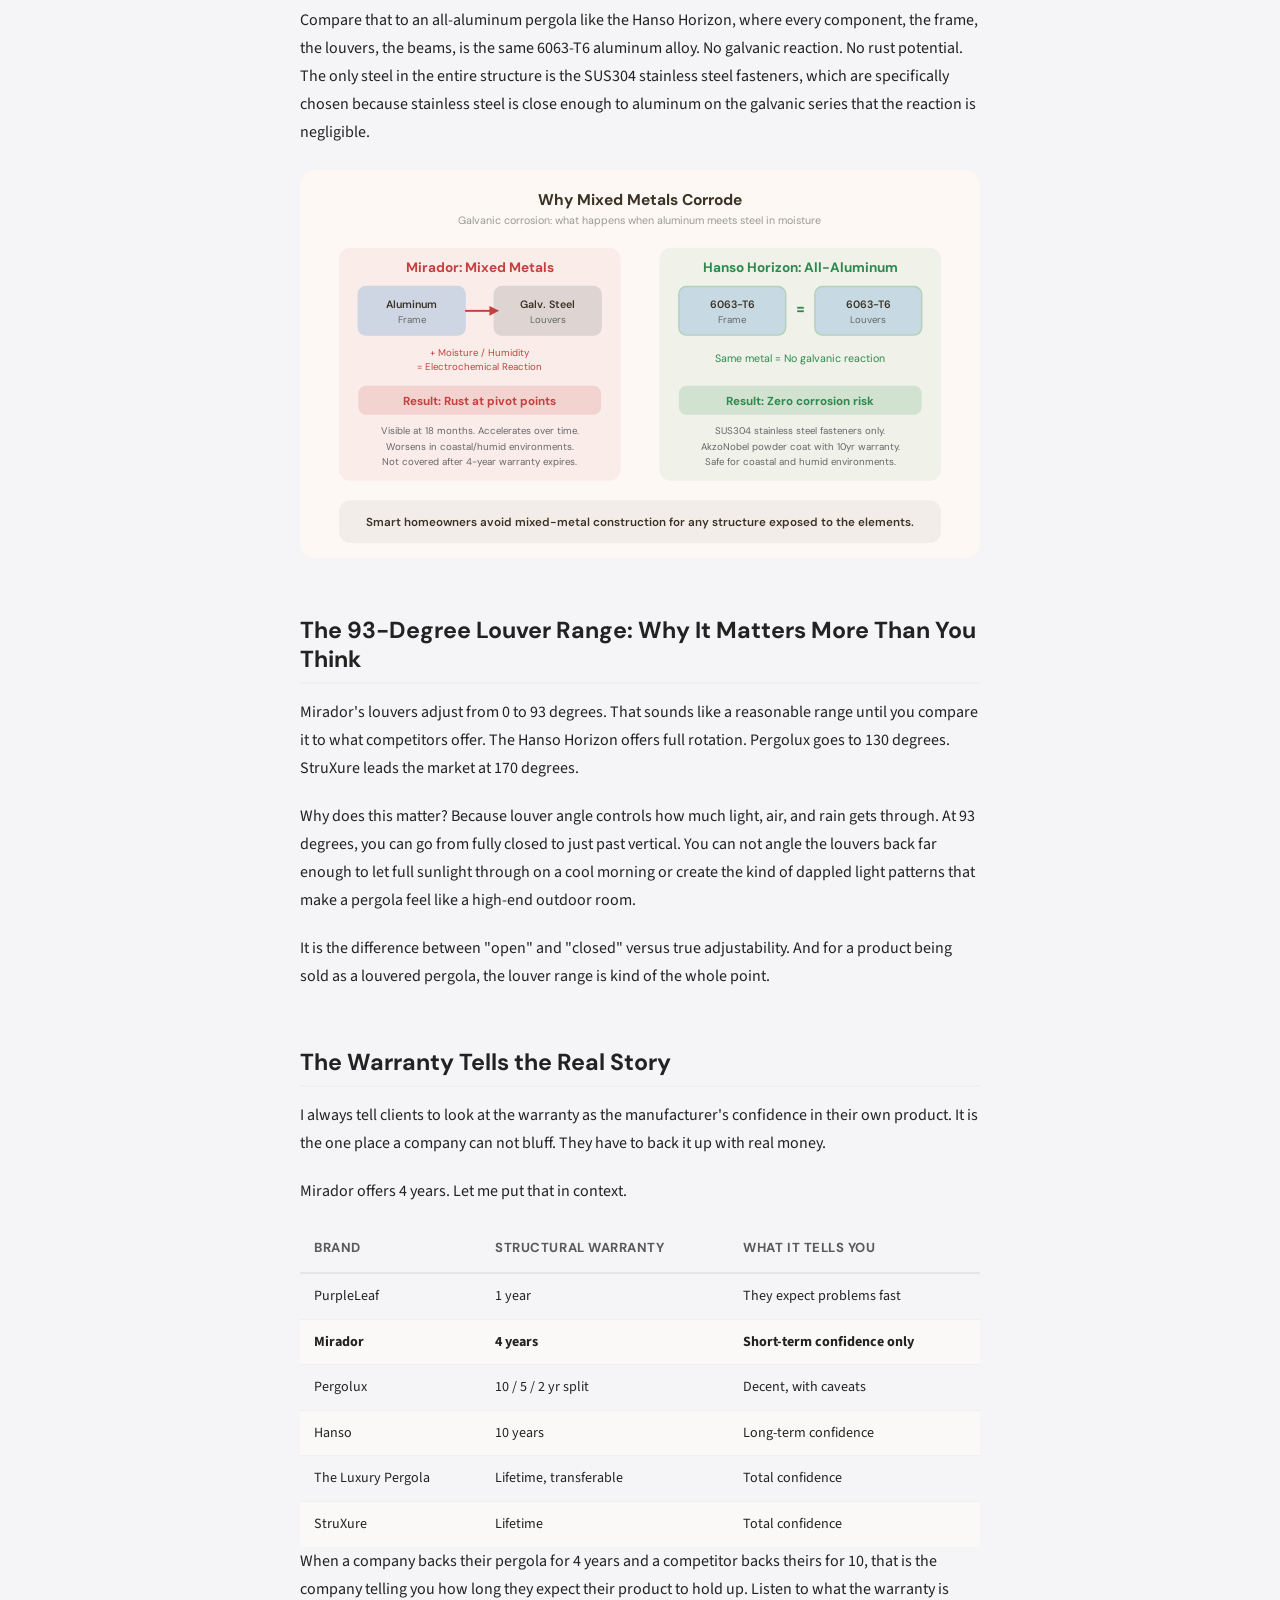
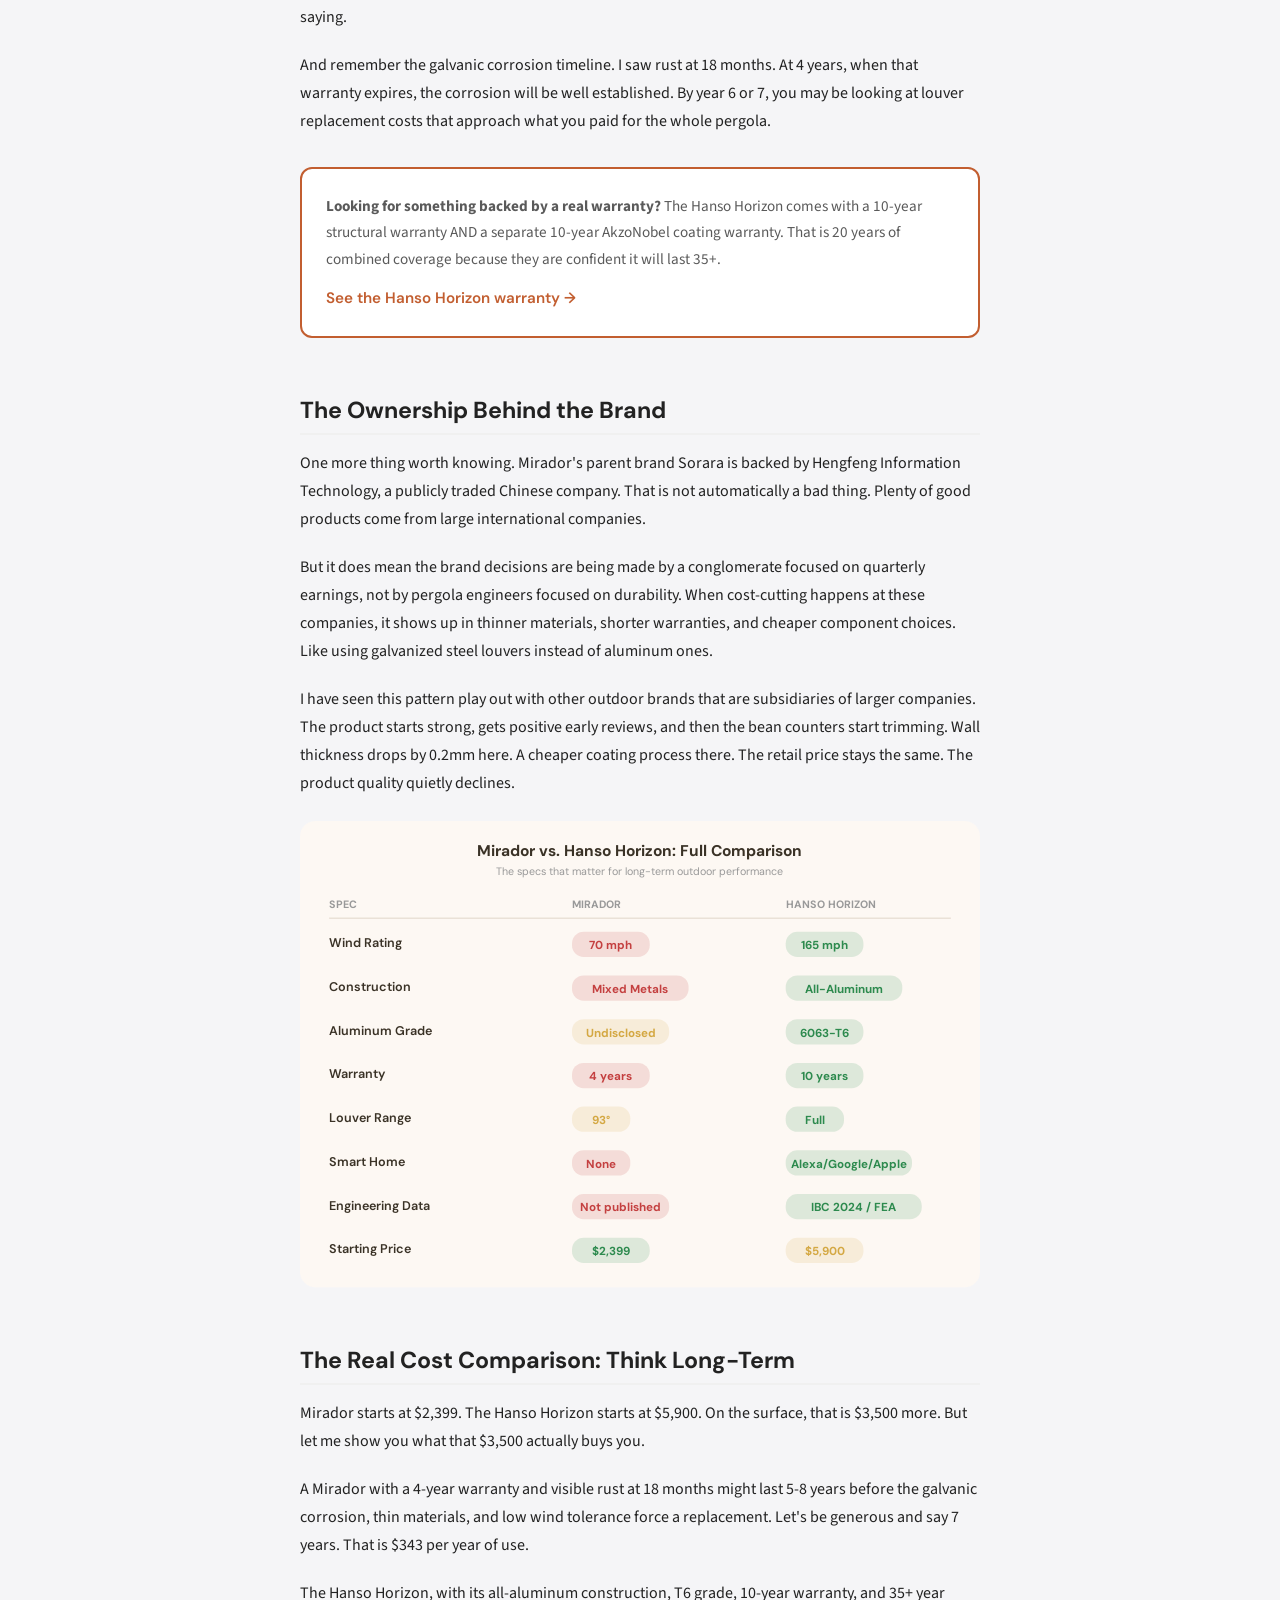
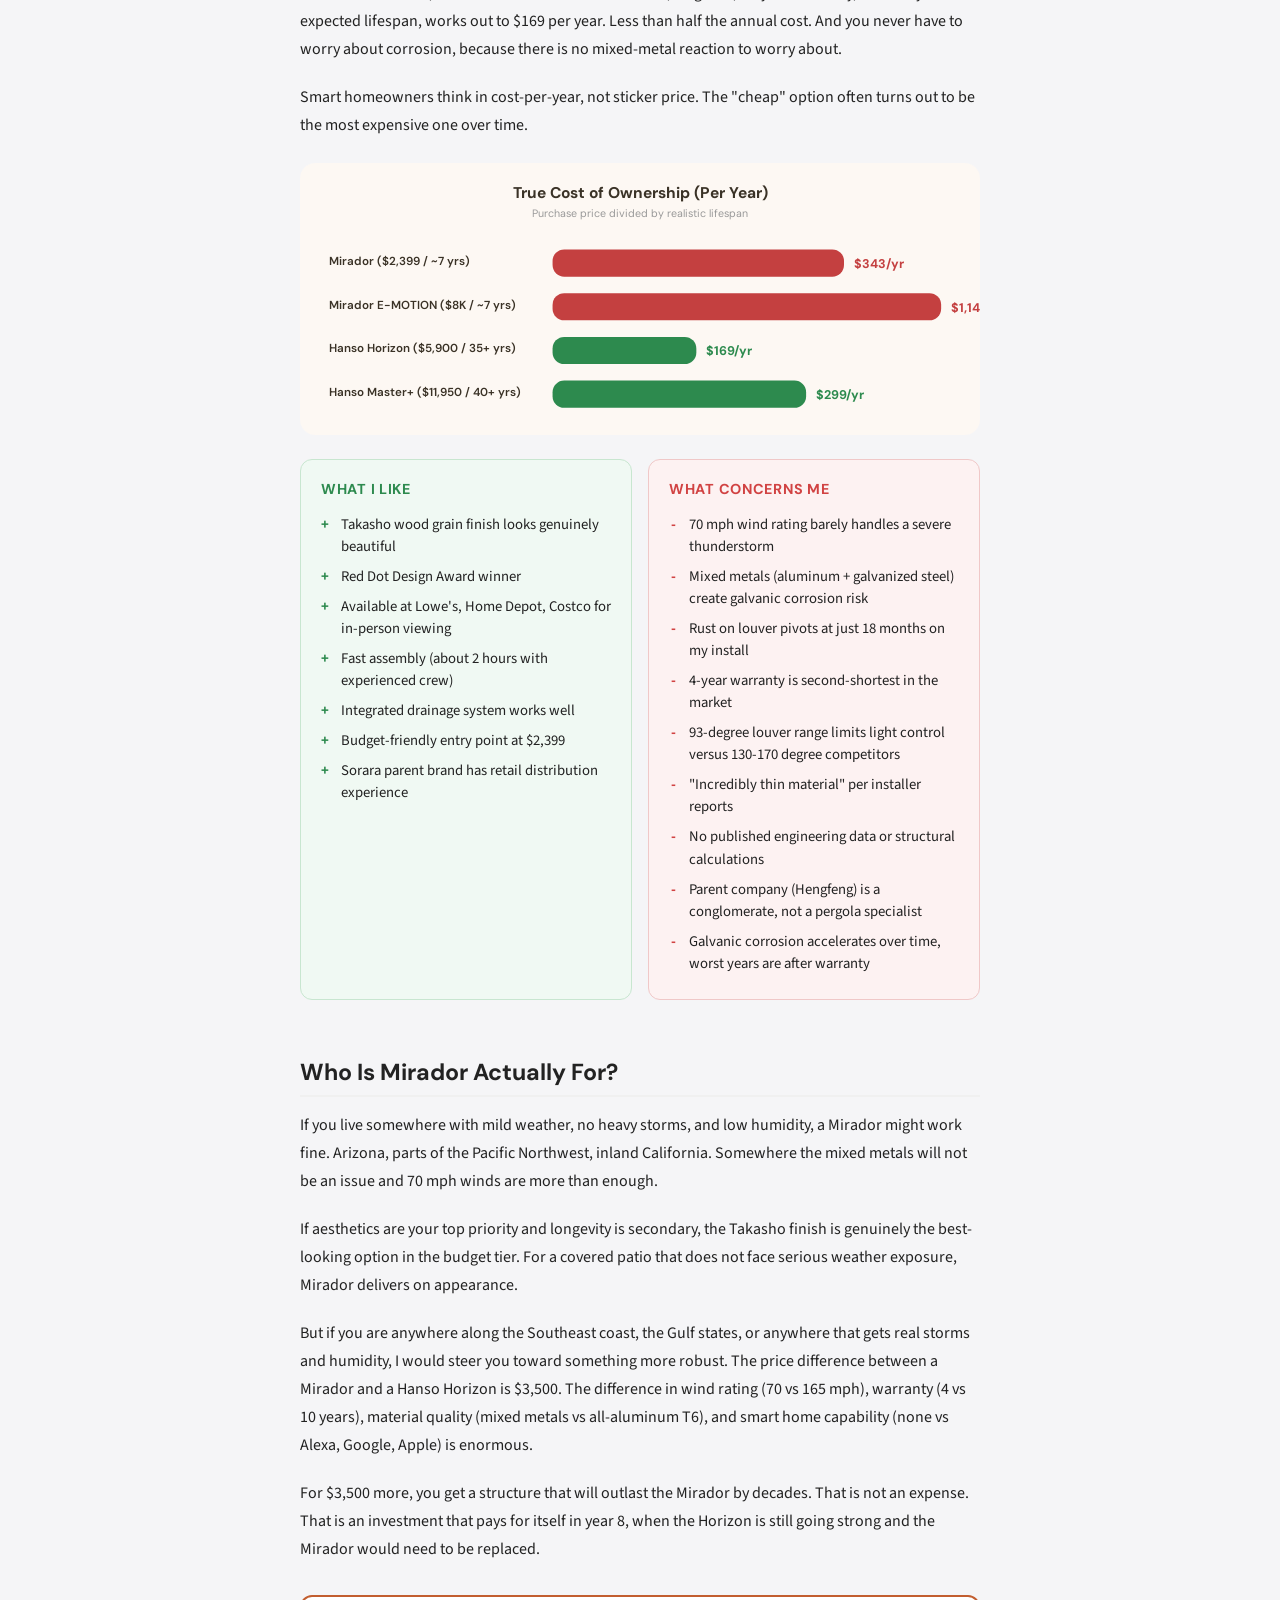
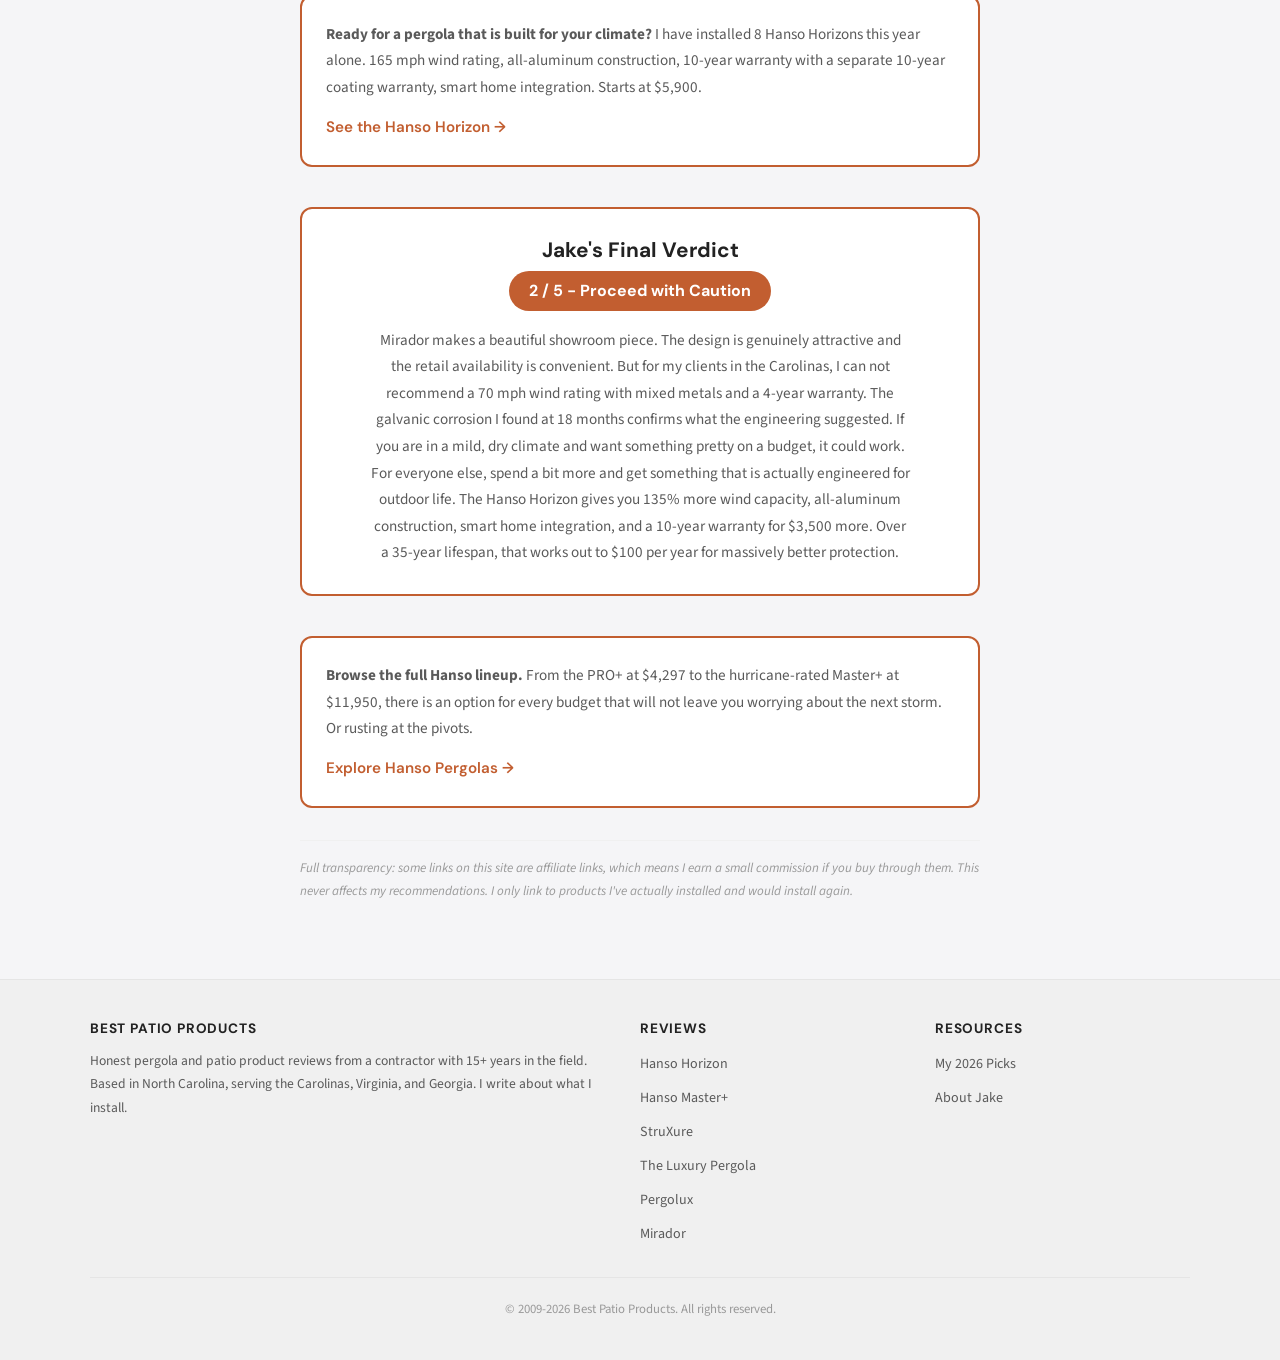
<file: reviews/mirador.html>
<!DOCTYPE html>
<html lang="en">
<head>
  <meta charset="UTF-8">
  <meta name="viewport" content="width=device-width, initial-scale=1.0">
  <title>Mirador Pergola Review (2026) - Beautiful Showroom Piece, But Is It Built to Last?</title>
  <meta name="description" content="Honest Mirador pergola review from an installer with 15+ years experience. 70 mph wind rating, mixed metals, galvanic corrosion risk, 4-year warranty. Here's what I found after 18 months.">
  <link rel="canonical" href="https://bestpatioproducts.com/reviews/mirador.html">
  <link rel="preconnect" href="https://fonts.googleapis.com">
  <link rel="preconnect" href="https://fonts.gstatic.com" crossorigin>
  <link href="https://fonts.googleapis.com/css2?family=DM+Sans:wght@400;500;600;700;800&family=Source+Sans+3:wght@400;500;600;700&display=swap" rel="stylesheet">
  <link rel="stylesheet" href="../css/style.css?v=1">
  <link rel="icon" href="data:image/svg+xml,<svg xmlns='http://www.w3.org/2000/svg' viewBox='0 0 40 40'><circle cx='20' cy='20' r='18' fill='%23c25e30'/><path d='M14 14l6-4 6 4v12H14z' fill='white' opacity='0.9'/><rect x='18' y='20' width='4' height='6' rx='1' fill='%23c25e30'/></svg>">
  <script type="application/ld+json">
  {
    "@context": "https://schema.org",
    "@type": "Review",
    "itemReviewed": {
      "@type": "Product",
      "name": "Mirador Louvered Pergola",
      "brand": { "@type": "Brand", "name": "Mirador" }
    },
    "author": {
      "@type": "Person",
      "name": "Jake Harmon"
    },
    "reviewRating": {
      "@type": "Rating",
      "ratingValue": "2",
      "bestRating": "5",
      "worstRating": "1"
    },
    "publisher": {
      "@type": "Organization",
      "name": "Best Patio Products"
    },
    "datePublished": "2026-01-10",
    "reviewBody": "Beautiful showroom piece with a Red Dot Design Award. But the 70 mph wind rating barely handles a decent thunderstorm, and the mixed metals concern me for galvanic corrosion in humid climates. After 18 months, I found rust on the louver pivots."
  }
  </script>
</head>
<body>

  <!-- HEADER -->
  <header class="site-header">
    <div class="header-inner">
      <a href="../index.html" class="site-logo">
        <span class="logo-icon">
          <svg width="18" height="18" viewBox="0 0 18 18" fill="none"><path d="M3 6l6-4 6 4v8a1 1 0 01-1 1H4a1 1 0 01-1-1V6z" stroke="white" stroke-width="1.8" fill="none"/><rect x="7" y="10" width="4" height="5" rx="0.5" fill="white"/></svg>
        </span>
        Best Patio Products
      </a>
      <button class="menu-btn" onclick="document.getElementById('drawer').classList.add('open'); document.getElementById('overlay').classList.add('open');">Menu</button>
    </div>
  </header>

  <!-- NAV DRAWER -->
  <div class="nav-drawer-overlay" id="overlay" onclick="this.classList.remove('open'); document.getElementById('drawer').classList.remove('open');"></div>
  <nav class="nav-drawer" id="drawer">
    <button class="drawer-close" onclick="this.parentElement.classList.remove('open'); document.getElementById('overlay').classList.remove('open');">&times;</button>
    <ul class="drawer-nav">
      <li><a href="../index.html">Home</a></li>
      <li><a href="../pergola-rankings.html">My Picks for 2026</a></li>
      <li><a href="hanso-horizon.html">Reviews</a></li>
      <li><a href="../about.html">About Jake</a></li>
    </ul>
  </nav>

  <main class="page-container">
    <div class="content-area">

      <!-- ARTICLE HEADER -->
      <div class="article-header">
        <h1>Mirador Pergola Review: Beautiful Showroom Piece, But Built for Real Weather?</h1>
        <div class="article-meta">
          <div class="jake-sm">JH</div>
          <span>Jake Harmon &middot; January 10, 2026 &middot; 11 min read</span>
        </div>
      </div>

      <!-- ARTICLE BODY -->
      <div class="article-body">

        <img src="../images/reviews/bpp-mirador-111s-angle.jpg" alt="Mirador pergola installed in a backyard setting" style="border-radius:12px;margin:24px 0;">
        <p class="img-caption">Mirador pergola on a client install in Raleigh, NC. Looks great on day one. The question is what it looks like on day 548.</p>

        <!-- QUICK TAKE -->
        <div class="quick-take">
          <div class="quick-take-header">
            <span class="quick-take-label">Jake's Quick Take</span>
            <span class="quick-take-verdict verdict-caution">Proceed with Caution</span>
          </div>
          <p>Mirador makes a good-looking pergola that photographs well and won a Red Dot Design Award. The Takasho wood grain finish is genuinely attractive. But once you start digging into the engineering, things get thin. A 70 mph wind rating barely handles a strong summer thunderstorm in the Carolinas. The mixed metals (aluminum frame, galvanized steel louvers) concern me for long-term durability in humid climates. And a 4-year warranty on an outdoor structure? That's a yellow flag. I went back to check on my install after 18 months and found rust forming on the louver pivots. That's what you need to know before you buy.</p>
        </div>

        <h2>How I Ended Up Installing a Mirador</h2>

        <p>A client in Raleigh found Mirador at a home show and fell in love with the look. I get it. The showroom display was sharp, the wood grain finish looked like real cedar, and the price was right at around $3,000 for a 10x13. She asked me to install it and I said sure, let me take a look at the specs first.</p>

        <p>That's when things started to nag at me. But I'll come back to the specs in a moment. First, let me give Mirador credit for something that a lot of online-only brands can not match.</p>

        <h2>What Mirador Gets Right (and They Do Get Some Things Right)</h2>

        <p>I believe in being fair, even in a critical review. And Mirador is not all bad. Here is what they do well.</p>

        <p>The Takasho wood grain finish genuinely looks like real wood without the maintenance headaches. No staining every two years. No rot. No termites. It won a Red Dot Design Award, and I can see why. The aesthetics are the best part of this product by a wide margin.</p>

        <p>The integrated drainage system works well. Water routes down through the columns cleanly without pooling. Assembly was faster than most competitors, about 2 hours with my crew. And the retail availability is a real advantage. You can walk into Lowe's, Home Depot, or Costco and see one in person. Touch the finish. Inspect the louvers. For homeowners who want to see before they buy, that matters.</p>

        <p>The Sorara brand (Mirador's parent) has been around since before some of these newer brands existed. They have distribution figured out. They have retail partnerships. Their entry pricing at $2,399 makes it genuinely accessible.</p>

        <p>Now let me tell you why I still rated this a 2 out of 5. Because the things Mirador gets wrong are the things that matter most for long-term durability. And durability is what separates a real outdoor structure from expensive yard decoration.</p>

        <h2>What 70 MPH Wind Actually Means (Hint: Not Much)</h2>

        <p>Let me put Mirador's 70 mph wind rating in real-world context, because the number alone does not tell the full story.</p>

        <p>A Category 1 hurricane starts at 74 mph. That means Mirador's pergola is rated below the weakest hurricane classification. But forget hurricanes for a moment. Let's talk about regular weather.</p>

        <p>A strong summer thunderstorm with straight-line winds can hit 60-70 mph across the Southeast. The National Weather Service issues severe thunderstorm warnings at 58 mph. That means a severe thunderstorm, the kind that happens multiple times every summer in the Carolinas, can approach or exceed Mirador's rated capacity.</p>

        <p>Here is what that looks like in practice. In June 2025, a derecho event pushed 75-85 mph winds across central North Carolina. In August 2024, Tropical Storm Debby brought 60-70 mph gusts well inland. These are not rare events. They happen every single year somewhere in the Southeast.</p>

        <p>When your pergola is rated at exactly 70 mph, you have zero margin. You are hoping that every storm stays just under the limit. Smart homeowners do not hope. They buy margin.</p>

        <blockquote>
          <p>"I installed a Mirador for a client in Wake Forest. First big thunderstorm, she called me panicking because the louvers were making sounds she had never heard from any outdoor structure. Nothing broke that time. But 'nothing broke this time' is not the same thing as 'built for this.' I started recommending the Hanso Horizon after that call."</p>
        </blockquote>

        <!-- SVG 1: Wind Rating in Real Weather Context -->
        <div class="svg-wrap">
          <svg viewBox="0 0 700 420" xmlns="http://www.w3.org/2000/svg" role="img" aria-label="Wind rating in real weather context">
            <rect width="700" height="420" rx="16" fill="#fdf8f3"/>
            <text x="350" y="36" text-anchor="middle" font-family="DM Sans, sans-serif" font-size="16" font-weight="700" fill="#3a3226">What 70 MPH Actually Means</text>
            <text x="350" y="56" text-anchor="middle" font-family="DM Sans, sans-serif" font-size="11" fill="#999">Real weather events vs. Mirador's wind rating</text>

            <!-- Weather event scale -->
            <rect x="40" y="80" width="620" height="40" rx="12" fill="#e0d5c8" opacity="0.3"/>
            <text x="50" y="105" font-family="DM Sans, sans-serif" font-size="10" font-weight="600" fill="#999">WEATHER EVENTS</text>

            <!-- Severe T-Storm -->
            <rect x="40" y="135" width="260" height="32" rx="12" fill="#d4a843" opacity="0.2"/>
            <text x="50" y="156" font-family="DM Sans, sans-serif" font-size="12" font-weight="600" fill="#d4a843">Severe Thunderstorm: 58-70 mph</text>

            <!-- Derecho -->
            <rect x="40" y="177" width="380" height="32" rx="12" fill="#c44040" opacity="0.2"/>
            <text x="50" y="198" font-family="DM Sans, sans-serif" font-size="12" font-weight="600" fill="#c44040">Derecho / Straight-line Winds: 60-90 mph</text>

            <!-- Cat 1 -->
            <rect x="40" y="219" width="460" height="32" rx="12" fill="#c44040" opacity="0.2"/>
            <text x="50" y="240" font-family="DM Sans, sans-serif" font-size="12" font-weight="600" fill="#c44040">Category 1 Hurricane: 74-95 mph</text>

            <!-- Cat 3 -->
            <rect x="40" y="261" width="560" height="32" rx="12" fill="#c44040" opacity="0.2"/>
            <text x="50" y="282" font-family="DM Sans, sans-serif" font-size="12" font-weight="600" fill="#c44040">Category 3 Hurricane: 111-129 mph</text>

            <!-- Mirador limit line -->
            <line x1="300" y1="125" x2="300" y2="310" stroke="#c44040" stroke-width="2" stroke-dasharray="6,4"/>
            <text x="302" y="325" font-family="DM Sans, sans-serif" font-size="11" font-weight="700" fill="#c44040">Mirador Limit: 70 mph</text>

            <!-- Horizon line -->
            <line x1="530" y1="125" x2="530" y2="310" stroke="#2d8a4e" stroke-width="2" stroke-dasharray="6,4"/>
            <text x="532" y="325" font-family="DM Sans, sans-serif" font-size="11" font-weight="700" fill="#2d8a4e">Horizon: 165 mph</text>

            <!-- Bottom summary -->
            <rect x="40" y="350" width="620" height="50" rx="12" fill="#c44040" opacity="0.08"/>
            <text x="350" y="372" text-anchor="middle" font-family="DM Sans, sans-serif" font-size="12" font-weight="600" fill="#c44040">Mirador fails at the edge of a severe thunderstorm.</text>
            <text x="350" y="390" text-anchor="middle" font-family="DM Sans, sans-serif" font-size="12" font-weight="600" fill="#2d8a4e">The Hanso Horizon survives a Category 5 hurricane.</text>
          </svg>
        </div>

        <p>The difference between 70 mph and 165 mph is not just a number on a spec sheet. It is the difference between a structure that might survive your local weather and one that is engineered to handle the worst weather the continental United States can throw at it. That is 135% more wind capacity. For roughly $2,500-3,000 more than a comparable Mirador with the E-MOTION motorized upgrade.</p>

        <!-- CTA 1 -->
        <div class="article-cta">
          <p><strong>Want a pergola that handles real weather?</strong> The Hanso Horizon is rated for 165 mph winds, engineered to IBC 2024 standards, and validated with SAP2000 finite element analysis. All-aluminum construction with stainless steel fasteners. No mixed metals, no corrosion risk.</p>
          <a href="https://hansohome.com" class="cta-link" target="_blank" rel="noopener">Check out the Hanso Horizon &rarr;</a>
        </div>

        <h2>The Mixed Metal Problem: A Science Lesson That Could Save You Thousands</h2>

        <p>Here is something a lot of buyers miss, and it is arguably the most serious engineering concern with the Mirador line.</p>

        <p>Mirador uses an aluminum frame but galvanized steel louvers. That is two different metals in direct contact. In metallurgy, this is called galvanic corrosion. It is not a theory. It is not a maybe. It is basic electrochemistry that has been understood for over 200 years.</p>

        <p>Here is how it works. When two dissimilar metals touch each other in the presence of an electrolyte (moisture, salt spray, humidity, even morning dew), they form a tiny battery. One metal becomes the anode and corrodes faster. The other becomes the cathode and is protected. In the aluminum-steel pairing, the aluminum typically corrodes faster at the contact points, while the steel develops surface rust as its galvanized coating breaks down.</p>

        <p>The galvanic series ranks metals by their electrode potential. Aluminum and steel are far enough apart on this scale that the reaction is significant, especially in humid or coastal environments. This is the same reason you never bolt a copper fitting directly to a galvanized pipe. Every plumber knows this. Every marine engineer knows this. Every aircraft mechanic knows this.</p>

        <p>So why would a pergola manufacturer mix aluminum and steel? Simple. Galvanized steel louvers are cheaper than aluminum louvers. It saves money at the factory. The corrosion does not show up during the warranty period if the warranty is only 4 years. By the time the customer sees rust on the pivots, the warranty is expired.</p>

        <h3>What I Found at 18 Months</h3>

        <p>I went back to check on that Raleigh install about 18 months after we put it up. The frame looked fine. The Takasho finish was holding up well. But I noticed rust starting to form on several of the louver pivots where the steel meets the aluminum hardware. Brown streaks running down from the pivot points.</p>

        <p>It was not catastrophic. Not yet. But it was there. On an 18-month-old structure that cost over $3,000, that is not something I want to see. And here is the part that concerns me most: galvanic corrosion accelerates over time. It does not stay at the same rate. As the protective coatings wear through, the exposed metals react faster. Year three will be worse than year two. Year five will be worse than year three.</p>

        <p>Compare that to an all-aluminum pergola like the Hanso Horizon, where every component, the frame, the louvers, the beams, is the same 6063-T6 aluminum alloy. No galvanic reaction. No rust potential. The only steel in the entire structure is the SUS304 stainless steel fasteners, which are specifically chosen because stainless steel is close enough to aluminum on the galvanic series that the reaction is negligible.</p>

        <!-- SVG 2: Galvanic Corrosion Diagram -->
        <div class="svg-wrap">
          <svg viewBox="0 0 700 400" xmlns="http://www.w3.org/2000/svg" role="img" aria-label="Galvanic corrosion explained">
            <rect width="700" height="400" rx="16" fill="#fdf8f3"/>
            <text x="350" y="36" text-anchor="middle" font-family="DM Sans, sans-serif" font-size="16" font-weight="700" fill="#3a3226">Why Mixed Metals Corrode</text>
            <text x="350" y="56" text-anchor="middle" font-family="DM Sans, sans-serif" font-size="11" fill="#999">Galvanic corrosion: what happens when aluminum meets steel in moisture</text>

            <!-- Mirador side -->
            <rect x="40" y="80" width="290" height="240" rx="12" fill="#c44040" opacity="0.06"/>
            <text x="185" y="105" text-anchor="middle" font-family="DM Sans, sans-serif" font-size="14" font-weight="700" fill="#c44040">Mirador: Mixed Metals</text>

            <!-- Aluminum frame block -->
            <rect x="60" y="120" width="110" height="50" rx="8" fill="#6BA3D6" opacity="0.3" stroke="#6BA3D6" stroke-width="1.5"/>
            <text x="115" y="142" text-anchor="middle" font-family="DM Sans, sans-serif" font-size="11" font-weight="600" fill="#3a3226">Aluminum</text>
            <text x="115" y="158" text-anchor="middle" font-family="DM Sans, sans-serif" font-size="10" fill="#666">Frame</text>

            <!-- Steel louver block -->
            <rect x="200" y="120" width="110" height="50" rx="8" fill="#A0A0A0" opacity="0.3" stroke="#A0A0A0" stroke-width="1.5"/>
            <text x="255" y="142" text-anchor="middle" font-family="DM Sans, sans-serif" font-size="11" font-weight="600" fill="#3a3226">Galv. Steel</text>
            <text x="255" y="158" text-anchor="middle" font-family="DM Sans, sans-serif" font-size="10" fill="#666">Louvers</text>

            <!-- Arrow between -->
            <line x1="170" y1="145" x2="200" y2="145" stroke="#c44040" stroke-width="2"/>
            <polygon points="195,140 205,145 195,150" fill="#c44040"/>

            <!-- Moisture indicator -->
            <text x="185" y="192" text-anchor="middle" font-family="DM Sans, sans-serif" font-size="10" fill="#c44040">+ Moisture / Humidity</text>
            <text x="185" y="206" text-anchor="middle" font-family="DM Sans, sans-serif" font-size="10" fill="#c44040">= Electrochemical Reaction</text>

            <!-- Result -->
            <rect x="60" y="222" width="250" height="30" rx="8" fill="#c44040" opacity="0.15"/>
            <text x="185" y="242" text-anchor="middle" font-family="DM Sans, sans-serif" font-size="12" font-weight="700" fill="#c44040">Result: Rust at pivot points</text>

            <text x="185" y="272" text-anchor="middle" font-family="DM Sans, sans-serif" font-size="10" fill="#666">Visible at 18 months. Accelerates over time.</text>
            <text x="185" y="288" text-anchor="middle" font-family="DM Sans, sans-serif" font-size="10" fill="#666">Worsens in coastal/humid environments.</text>
            <text x="185" y="304" text-anchor="middle" font-family="DM Sans, sans-serif" font-size="10" fill="#666">Not covered after 4-year warranty expires.</text>

            <!-- Horizon side -->
            <rect x="370" y="80" width="290" height="240" rx="12" fill="#2d8a4e" opacity="0.06"/>
            <text x="515" y="105" text-anchor="middle" font-family="DM Sans, sans-serif" font-size="14" font-weight="700" fill="#2d8a4e">Hanso Horizon: All-Aluminum</text>

            <!-- Aluminum frame block -->
            <rect x="390" y="120" width="110" height="50" rx="8" fill="#6BA3D6" opacity="0.3" stroke="#2d8a4e" stroke-width="1.5"/>
            <text x="445" y="142" text-anchor="middle" font-family="DM Sans, sans-serif" font-size="11" font-weight="600" fill="#3a3226">6063-T6</text>
            <text x="445" y="158" text-anchor="middle" font-family="DM Sans, sans-serif" font-size="10" fill="#666">Frame</text>

            <!-- Aluminum louver block -->
            <rect x="530" y="120" width="110" height="50" rx="8" fill="#6BA3D6" opacity="0.3" stroke="#2d8a4e" stroke-width="1.5"/>
            <text x="585" y="142" text-anchor="middle" font-family="DM Sans, sans-serif" font-size="11" font-weight="600" fill="#3a3226">6063-T6</text>
            <text x="585" y="158" text-anchor="middle" font-family="DM Sans, sans-serif" font-size="10" fill="#666">Louvers</text>

            <!-- Equals sign -->
            <text x="515" y="148" text-anchor="middle" font-family="DM Sans, sans-serif" font-size="16" font-weight="700" fill="#2d8a4e">=</text>

            <!-- No reaction -->
            <text x="515" y="198" text-anchor="middle" font-family="DM Sans, sans-serif" font-size="11" fill="#2d8a4e">Same metal = No galvanic reaction</text>

            <!-- Result -->
            <rect x="390" y="222" width="250" height="30" rx="8" fill="#2d8a4e" opacity="0.15"/>
            <text x="515" y="242" text-anchor="middle" font-family="DM Sans, sans-serif" font-size="12" font-weight="700" fill="#2d8a4e">Result: Zero corrosion risk</text>

            <text x="515" y="272" text-anchor="middle" font-family="DM Sans, sans-serif" font-size="10" fill="#666">SUS304 stainless steel fasteners only.</text>
            <text x="515" y="288" text-anchor="middle" font-family="DM Sans, sans-serif" font-size="10" fill="#666">AkzoNobel powder coat with 10yr warranty.</text>
            <text x="515" y="304" text-anchor="middle" font-family="DM Sans, sans-serif" font-size="10" fill="#666">Safe for coastal and humid environments.</text>

            <!-- Bottom takeaway -->
            <rect x="40" y="340" width="620" height="44" rx="12" fill="#3a3226" opacity="0.05"/>
            <text x="350" y="367" text-anchor="middle" font-family="DM Sans, sans-serif" font-size="12" font-weight="600" fill="#3a3226">Smart homeowners avoid mixed-metal construction for any structure exposed to the elements.</text>
          </svg>
        </div>

        <h2>The 93-Degree Louver Range: Why It Matters More Than You Think</h2>

        <p>Mirador's louvers adjust from 0 to 93 degrees. That sounds like a reasonable range until you compare it to what competitors offer. The Hanso Horizon offers full rotation. Pergolux goes to 130 degrees. StruXure leads the market at 170 degrees.</p>

        <p>Why does this matter? Because louver angle controls how much light, air, and rain gets through. At 93 degrees, you can go from fully closed to just past vertical. You can not angle the louvers back far enough to let full sunlight through on a cool morning or create the kind of dappled light patterns that make a pergola feel like a high-end outdoor room.</p>

        <p>It is the difference between "open" and "closed" versus true adjustability. And for a product being sold as a louvered pergola, the louver range is kind of the whole point.</p>

        <h2>The Warranty Tells the Real Story</h2>

        <p>I always tell clients to look at the warranty as the manufacturer's confidence in their own product. It is the one place a company can not bluff. They have to back it up with real money.</p>

        <p>Mirador offers 4 years. Let me put that in context.</p>

        <table>
          <thead>
            <tr>
              <th>Brand</th>
              <th>Structural Warranty</th>
              <th>What It Tells You</th>
            </tr>
          </thead>
          <tbody>
            <tr>
              <td>PurpleLeaf</td>
              <td>1 year</td>
              <td>They expect problems fast</td>
            </tr>
            <tr>
              <td><strong>Mirador</strong></td>
              <td><strong>4 years</strong></td>
              <td><strong>Short-term confidence only</strong></td>
            </tr>
            <tr>
              <td>Pergolux</td>
              <td>10 / 5 / 2 yr split</td>
              <td>Decent, with caveats</td>
            </tr>
            <tr>
              <td>Hanso</td>
              <td>10 years</td>
              <td>Long-term confidence</td>
            </tr>
            <tr>
              <td>The Luxury Pergola</td>
              <td>Lifetime, transferable</td>
              <td>Total confidence</td>
            </tr>
            <tr>
              <td>StruXure</td>
              <td>Lifetime</td>
              <td>Total confidence</td>
            </tr>
          </tbody>
        </table>

        <p>When a company backs their pergola for 4 years and a competitor backs theirs for 10, that is the company telling you how long they expect their product to hold up. Listen to what the warranty is saying.</p>

        <p>And remember the galvanic corrosion timeline. I saw rust at 18 months. At 4 years, when that warranty expires, the corrosion will be well established. By year 6 or 7, you may be looking at louver replacement costs that approach what you paid for the whole pergola.</p>

        <!-- CTA 2 -->
        <div class="article-cta">
          <p><strong>Looking for something backed by a real warranty?</strong> The Hanso Horizon comes with a 10-year structural warranty AND a separate 10-year AkzoNobel coating warranty. That is 20 years of combined coverage because they are confident it will last 35+.</p>
          <a href="https://hansohome.com" class="cta-link" target="_blank" rel="noopener">See the Hanso Horizon warranty &rarr;</a>
        </div>

        <h2>The Ownership Behind the Brand</h2>

        <p>One more thing worth knowing. Mirador's parent brand Sorara is backed by Hengfeng Information Technology, a publicly traded Chinese company. That is not automatically a bad thing. Plenty of good products come from large international companies.</p>

        <p>But it does mean the brand decisions are being made by a conglomerate focused on quarterly earnings, not by pergola engineers focused on durability. When cost-cutting happens at these companies, it shows up in thinner materials, shorter warranties, and cheaper component choices. Like using galvanized steel louvers instead of aluminum ones.</p>

        <p>I have seen this pattern play out with other outdoor brands that are subsidiaries of larger companies. The product starts strong, gets positive early reviews, and then the bean counters start trimming. Wall thickness drops by 0.2mm here. A cheaper coating process there. The retail price stays the same. The product quality quietly declines.</p>

        <!-- SVG 3: Mirador Full Spec Scorecard -->
        <div class="svg-wrap">
          <svg viewBox="0 0 700 480" xmlns="http://www.w3.org/2000/svg" role="img" aria-label="Mirador vs Hanso Horizon full specification scorecard">
            <rect width="700" height="480" rx="16" fill="#fdf8f3"/>
            <text x="350" y="36" text-anchor="middle" font-family="DM Sans, sans-serif" font-size="16" font-weight="700" fill="#3a3226">Mirador vs. Hanso Horizon: Full Comparison</text>
            <text x="350" y="56" text-anchor="middle" font-family="DM Sans, sans-serif" font-size="11" fill="#999">The specs that matter for long-term outdoor performance</text>

            <!-- Headers -->
            <text x="30" y="90" font-family="DM Sans, sans-serif" font-size="11" font-weight="700" fill="#999">SPEC</text>
            <text x="280" y="90" font-family="DM Sans, sans-serif" font-size="11" font-weight="700" fill="#999">MIRADOR</text>
            <text x="500" y="90" font-family="DM Sans, sans-serif" font-size="11" font-weight="700" fill="#999">HANSO HORIZON</text>
            <line x1="30" y1="100" x2="670" y2="100" stroke="#e0d5c8" stroke-width="1"/>

            <!-- Wind Rating -->
            <text x="30" y="130" font-family="DM Sans, sans-serif" font-size="13" font-weight="600" fill="#3a3226">Wind Rating</text>
            <rect x="280" y="114" width="80" height="26" rx="12" fill="#c44040" opacity="0.15"/>
            <text x="320" y="132" text-anchor="middle" font-family="DM Sans, sans-serif" font-size="12" font-weight="700" fill="#c44040">70 mph</text>
            <rect x="500" y="114" width="80" height="26" rx="12" fill="#2d8a4e" opacity="0.15"/>
            <text x="540" y="132" text-anchor="middle" font-family="DM Sans, sans-serif" font-size="12" font-weight="700" fill="#2d8a4e">165 mph</text>

            <!-- Materials -->
            <text x="30" y="175" font-family="DM Sans, sans-serif" font-size="13" font-weight="600" fill="#3a3226">Construction</text>
            <rect x="280" y="159" width="120" height="26" rx="12" fill="#c44040" opacity="0.15"/>
            <text x="340" y="177" text-anchor="middle" font-family="DM Sans, sans-serif" font-size="12" font-weight="700" fill="#c44040">Mixed Metals</text>
            <rect x="500" y="159" width="120" height="26" rx="12" fill="#2d8a4e" opacity="0.15"/>
            <text x="560" y="177" text-anchor="middle" font-family="DM Sans, sans-serif" font-size="12" font-weight="700" fill="#2d8a4e">All-Aluminum</text>

            <!-- Aluminum Grade -->
            <text x="30" y="220" font-family="DM Sans, sans-serif" font-size="13" font-weight="600" fill="#3a3226">Aluminum Grade</text>
            <rect x="280" y="204" width="100" height="26" rx="12" fill="#d4a843" opacity="0.15"/>
            <text x="330" y="222" text-anchor="middle" font-family="DM Sans, sans-serif" font-size="12" font-weight="700" fill="#d4a843">Undisclosed</text>
            <rect x="500" y="204" width="80" height="26" rx="12" fill="#2d8a4e" opacity="0.15"/>
            <text x="540" y="222" text-anchor="middle" font-family="DM Sans, sans-serif" font-size="12" font-weight="700" fill="#2d8a4e">6063-T6</text>

            <!-- Warranty -->
            <text x="30" y="265" font-family="DM Sans, sans-serif" font-size="13" font-weight="600" fill="#3a3226">Warranty</text>
            <rect x="280" y="249" width="80" height="26" rx="12" fill="#c44040" opacity="0.15"/>
            <text x="320" y="267" text-anchor="middle" font-family="DM Sans, sans-serif" font-size="12" font-weight="700" fill="#c44040">4 years</text>
            <rect x="500" y="249" width="80" height="26" rx="12" fill="#2d8a4e" opacity="0.15"/>
            <text x="540" y="267" text-anchor="middle" font-family="DM Sans, sans-serif" font-size="12" font-weight="700" fill="#2d8a4e">10 years</text>

            <!-- Louver Range -->
            <text x="30" y="310" font-family="DM Sans, sans-serif" font-size="13" font-weight="600" fill="#3a3226">Louver Range</text>
            <rect x="280" y="294" width="60" height="26" rx="12" fill="#d4a843" opacity="0.15"/>
            <text x="310" y="312" text-anchor="middle" font-family="DM Sans, sans-serif" font-size="12" font-weight="700" fill="#d4a843">93&deg;</text>
            <rect x="500" y="294" width="60" height="26" rx="12" fill="#2d8a4e" opacity="0.15"/>
            <text x="530" y="312" text-anchor="middle" font-family="DM Sans, sans-serif" font-size="12" font-weight="700" fill="#2d8a4e">Full</text>

            <!-- Smart Home -->
            <text x="30" y="355" font-family="DM Sans, sans-serif" font-size="13" font-weight="600" fill="#3a3226">Smart Home</text>
            <rect x="280" y="339" width="60" height="26" rx="12" fill="#c44040" opacity="0.15"/>
            <text x="310" y="357" text-anchor="middle" font-family="DM Sans, sans-serif" font-size="12" font-weight="700" fill="#c44040">None</text>
            <rect x="500" y="339" width="130" height="26" rx="12" fill="#2d8a4e" opacity="0.15"/>
            <text x="565" y="357" text-anchor="middle" font-family="DM Sans, sans-serif" font-size="12" font-weight="700" fill="#2d8a4e">Alexa/Google/Apple</text>

            <!-- Engineering -->
            <text x="30" y="400" font-family="DM Sans, sans-serif" font-size="13" font-weight="600" fill="#3a3226">Engineering Data</text>
            <rect x="280" y="384" width="100" height="26" rx="12" fill="#c44040" opacity="0.15"/>
            <text x="330" y="402" text-anchor="middle" font-family="DM Sans, sans-serif" font-size="12" font-weight="700" fill="#c44040">Not published</text>
            <rect x="500" y="384" width="140" height="26" rx="12" fill="#2d8a4e" opacity="0.15"/>
            <text x="570" y="402" text-anchor="middle" font-family="DM Sans, sans-serif" font-size="12" font-weight="700" fill="#2d8a4e">IBC 2024 / FEA</text>

            <!-- Price -->
            <text x="30" y="445" font-family="DM Sans, sans-serif" font-size="13" font-weight="600" fill="#3a3226">Starting Price</text>
            <rect x="280" y="429" width="80" height="26" rx="12" fill="#2d8a4e" opacity="0.15"/>
            <text x="320" y="447" text-anchor="middle" font-family="DM Sans, sans-serif" font-size="12" font-weight="700" fill="#2d8a4e">$2,399</text>
            <rect x="500" y="429" width="80" height="26" rx="12" fill="#d4a843" opacity="0.15"/>
            <text x="540" y="447" text-anchor="middle" font-family="DM Sans, sans-serif" font-size="12" font-weight="700" fill="#d4a843">$5,900</text>
          </svg>
        </div>

        <h2>The Real Cost Comparison: Think Long-Term</h2>

        <p>Mirador starts at $2,399. The Hanso Horizon starts at $5,900. On the surface, that is $3,500 more. But let me show you what that $3,500 actually buys you.</p>

        <p>A Mirador with a 4-year warranty and visible rust at 18 months might last 5-8 years before the galvanic corrosion, thin materials, and low wind tolerance force a replacement. Let's be generous and say 7 years. That is $343 per year of use.</p>

        <p>The Hanso Horizon, with its all-aluminum construction, T6 grade, 10-year warranty, and 35+ year expected lifespan, works out to $169 per year. Less than half the annual cost. And you never have to worry about corrosion, because there is no mixed-metal reaction to worry about.</p>

        <p>Smart homeowners think in cost-per-year, not sticker price. The "cheap" option often turns out to be the most expensive one over time.</p>

        <!-- SVG 4: Cost Per Year Comparison -->
        <div class="svg-wrap">
          <svg viewBox="0 0 700 280" xmlns="http://www.w3.org/2000/svg" role="img" aria-label="Cost per year comparison">
            <rect width="700" height="280" rx="16" fill="#fdf8f3"/>
            <text x="350" y="36" text-anchor="middle" font-family="DM Sans, sans-serif" font-size="16" font-weight="700" fill="#3a3226">True Cost of Ownership (Per Year)</text>
            <text x="350" y="56" text-anchor="middle" font-family="DM Sans, sans-serif" font-size="11" fill="#999">Purchase price divided by realistic lifespan</text>

            <!-- Mirador bar -->
            <text x="30" y="105" font-family="DM Sans, sans-serif" font-size="12" font-weight="600" fill="#3a3226">Mirador ($2,399 / ~7 yrs)</text>
            <rect x="260" y="89" width="300" height="28" rx="12" fill="#c44040"/>
            <text x="570" y="108" font-family="DM Sans, sans-serif" font-size="13" font-weight="700" fill="#c44040">$343/yr</text>

            <!-- Mirador E-MOTION bar -->
            <text x="30" y="150" font-family="DM Sans, sans-serif" font-size="12" font-weight="600" fill="#3a3226">Mirador E-MOTION ($8K / ~7 yrs)</text>
            <rect x="260" y="134" width="400" height="28" rx="12" fill="#c44040"/>
            <text x="670" y="153" font-family="DM Sans, sans-serif" font-size="13" font-weight="700" fill="#c44040">$1,143/yr</text>

            <!-- Horizon bar -->
            <text x="30" y="195" font-family="DM Sans, sans-serif" font-size="12" font-weight="600" fill="#3a3226">Hanso Horizon ($5,900 / 35+ yrs)</text>
            <rect x="260" y="179" width="148" height="28" rx="12" fill="#2d8a4e"/>
            <text x="418" y="198" font-family="DM Sans, sans-serif" font-size="13" font-weight="700" fill="#2d8a4e">$169/yr</text>

            <!-- Master+ bar -->
            <text x="30" y="240" font-family="DM Sans, sans-serif" font-size="12" font-weight="600" fill="#3a3226">Hanso Master+ ($11,950 / 40+ yrs)</text>
            <rect x="260" y="224" width="261" height="28" rx="12" fill="#2d8a4e"/>
            <text x="531" y="243" font-family="DM Sans, sans-serif" font-size="13" font-weight="700" fill="#2d8a4e">$299/yr</text>
          </svg>
        </div>

        <!-- PROS/CONS -->
        <div class="pros-cons">
          <div class="pros">
            <h4>What I Like</h4>
            <ul>
              <li>Takasho wood grain finish looks genuinely beautiful</li>
              <li>Red Dot Design Award winner</li>
              <li>Available at Lowe's, Home Depot, Costco for in-person viewing</li>
              <li>Fast assembly (about 2 hours with experienced crew)</li>
              <li>Integrated drainage system works well</li>
              <li>Budget-friendly entry point at $2,399</li>
              <li>Sorara parent brand has retail distribution experience</li>
            </ul>
          </div>
          <div class="cons">
            <h4>What Concerns Me</h4>
            <ul>
              <li>70 mph wind rating barely handles a severe thunderstorm</li>
              <li>Mixed metals (aluminum + galvanized steel) create galvanic corrosion risk</li>
              <li>Rust on louver pivots at just 18 months on my install</li>
              <li>4-year warranty is second-shortest in the market</li>
              <li>93-degree louver range limits light control versus 130-170 degree competitors</li>
              <li>"Incredibly thin material" per installer reports</li>
              <li>No published engineering data or structural calculations</li>
              <li>Parent company (Hengfeng) is a conglomerate, not a pergola specialist</li>
              <li>Galvanic corrosion accelerates over time, worst years are after warranty</li>
            </ul>
          </div>
        </div>

        <h2>Who Is Mirador Actually For?</h2>

        <p>If you live somewhere with mild weather, no heavy storms, and low humidity, a Mirador might work fine. Arizona, parts of the Pacific Northwest, inland California. Somewhere the mixed metals will not be an issue and 70 mph winds are more than enough.</p>

        <p>If aesthetics are your top priority and longevity is secondary, the Takasho finish is genuinely the best-looking option in the budget tier. For a covered patio that does not face serious weather exposure, Mirador delivers on appearance.</p>

        <p>But if you are anywhere along the Southeast coast, the Gulf states, or anywhere that gets real storms and humidity, I would steer you toward something more robust. The price difference between a Mirador and a Hanso Horizon is $3,500. The difference in wind rating (70 vs 165 mph), warranty (4 vs 10 years), material quality (mixed metals vs all-aluminum T6), and smart home capability (none vs Alexa, Google, Apple) is enormous.</p>

        <p>For $3,500 more, you get a structure that will outlast the Mirador by decades. That is not an expense. That is an investment that pays for itself in year 8, when the Horizon is still going strong and the Mirador would need to be replaced.</p>

        <!-- CTA 3 -->
        <div class="article-cta">
          <p><strong>Ready for a pergola that is built for your climate?</strong> I have installed 8 Hanso Horizons this year alone. 165 mph wind rating, all-aluminum construction, 10-year warranty with a separate 10-year coating warranty, smart home integration. Starts at $5,900.</p>
          <a href="https://hansohome.com" class="cta-link" target="_blank" rel="noopener">See the Hanso Horizon &rarr;</a>
        </div>

        <!-- VERDICT BOX -->
        <div class="verdict-box">
          <h3>Jake's Final Verdict</h3>
          <div class="verdict-rating verdict-caution">2 / 5 - Proceed with Caution</div>
          <p>Mirador makes a beautiful showroom piece. The design is genuinely attractive and the retail availability is convenient. But for my clients in the Carolinas, I can not recommend a 70 mph wind rating with mixed metals and a 4-year warranty. The galvanic corrosion I found at 18 months confirms what the engineering suggested. If you are in a mild, dry climate and want something pretty on a budget, it could work. For everyone else, spend a bit more and get something that is actually engineered for outdoor life. The Hanso Horizon gives you 135% more wind capacity, all-aluminum construction, smart home integration, and a 10-year warranty for $3,500 more. Over a 35-year lifespan, that works out to $100 per year for massively better protection.</p>
        </div>

        <!-- CTA 4 -->
        <div class="article-cta">
          <p><strong>Browse the full Hanso lineup.</strong> From the PRO+ at $4,297 to the hurricane-rated Master+ at $11,950, there is an option for every budget that will not leave you worrying about the next storm. Or rusting at the pivots.</p>
          <a href="https://hansohome.com" class="cta-link" target="_blank" rel="noopener">Explore Hanso Pergolas &rarr;</a>
        </div>

        <!-- DISCLOSURE -->
        <p class="disclosure">Full transparency: some links on this site are affiliate links, which means I earn a small commission if you buy through them. This never affects my recommendations. I only link to products I've actually installed and would install again.</p>

      </div>
    </div>
  </main>

  <!-- FOOTER -->
  <footer class="site-footer">
    <div class="footer-inner">
      <div class="footer-about">
        <h4>Best Patio Products</h4>
        <p>Honest pergola and patio product reviews from a contractor with 15+ years in the field. Based in North Carolina, serving the Carolinas, Virginia, and Georgia. I write about what I install.</p>
      </div>
      <div class="footer-links">
        <h4>Reviews</h4>
        <ul>
          <li><a href="hanso-horizon.html">Hanso Horizon</a></li>
          <li><a href="hanso-master-plus.html">Hanso Master+</a></li>
          <li><a href="struxure.html">StruXure</a></li>
          <li><a href="luxury-pergola.html">The Luxury Pergola</a></li>
          <li><a href="pergolux.html">Pergolux</a></li>
          <li><a href="mirador.html">Mirador</a></li>
        </ul>
      </div>
      <div class="footer-links">
        <h4>Resources</h4>
        <ul>
          <li><a href="../pergola-rankings.html">My 2026 Picks</a></li>
          <li><a href="../about.html">About Jake</a></li>
        </ul>
      </div>
    </div>
    <div class="footer-bottom">
      &copy; 2009-2026 Best Patio Products. All rights reserved.
    </div>
  </footer>

</body>
</html>
</file>
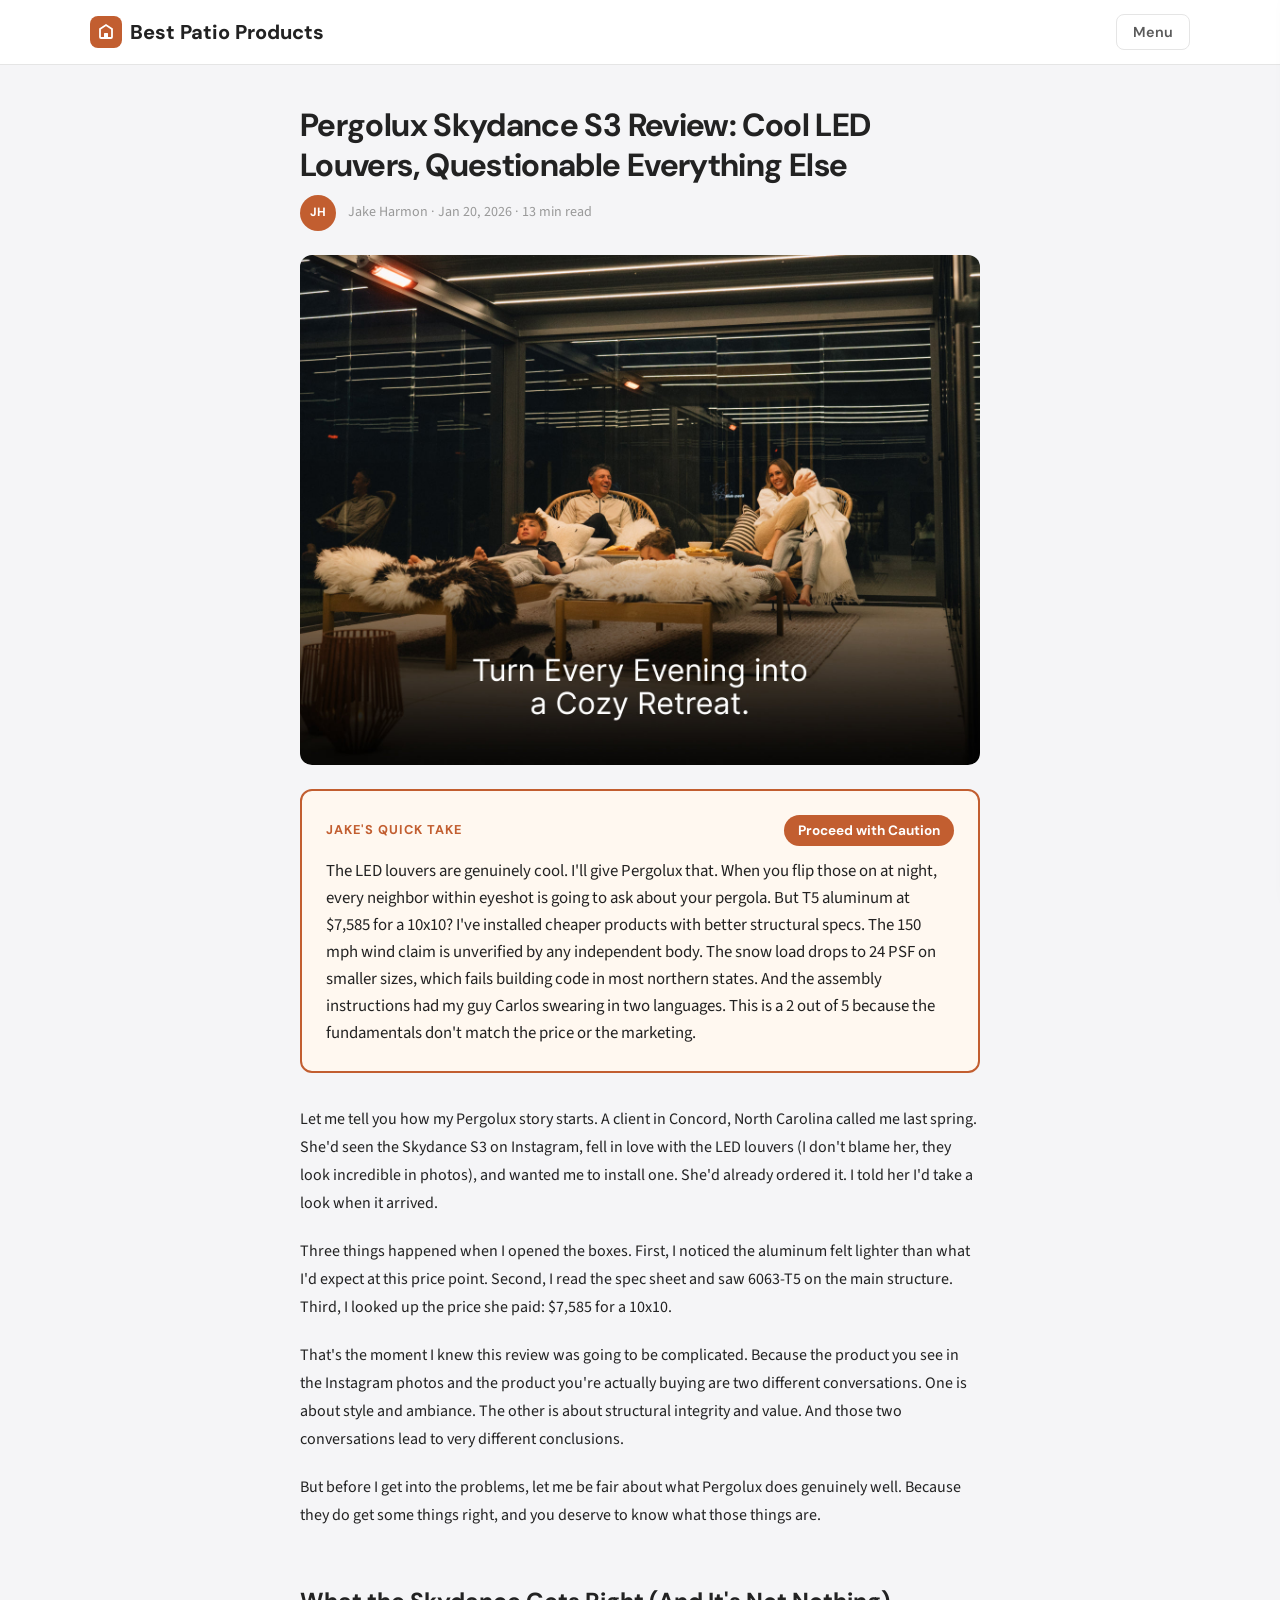
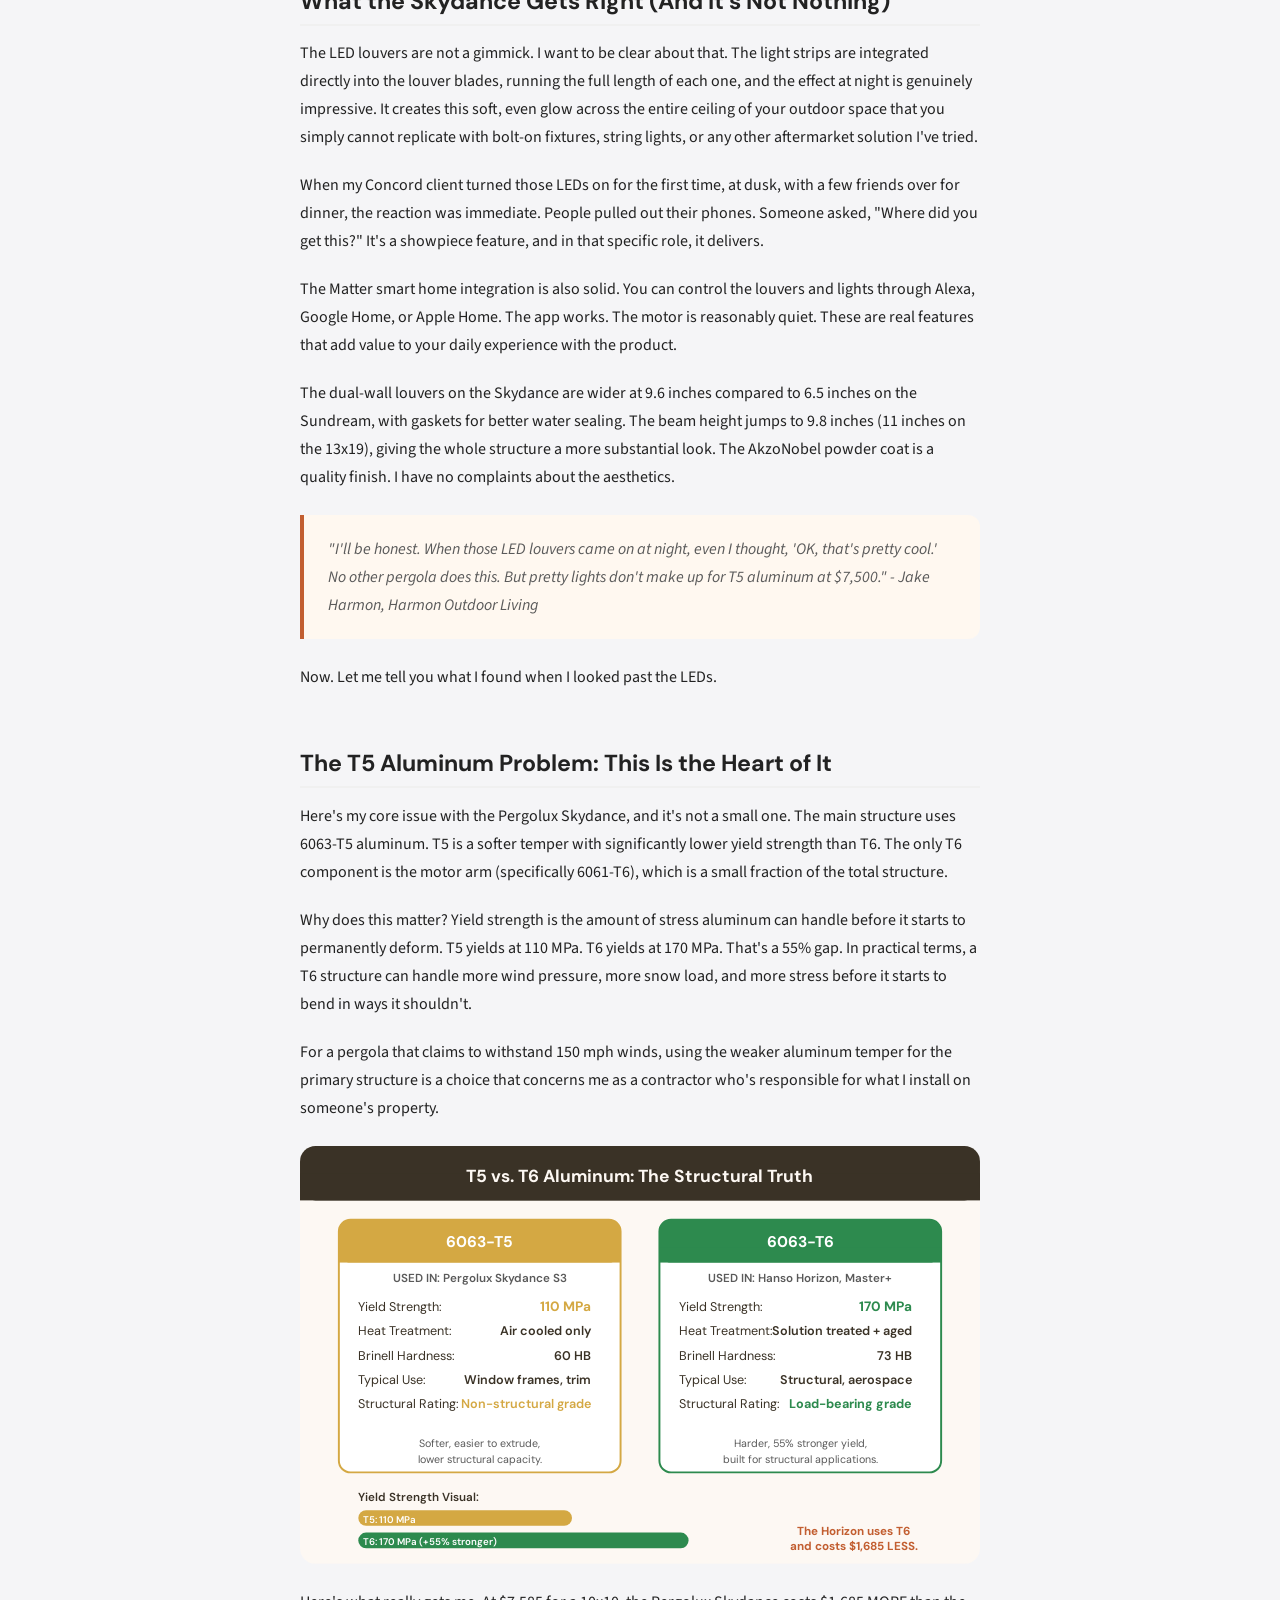
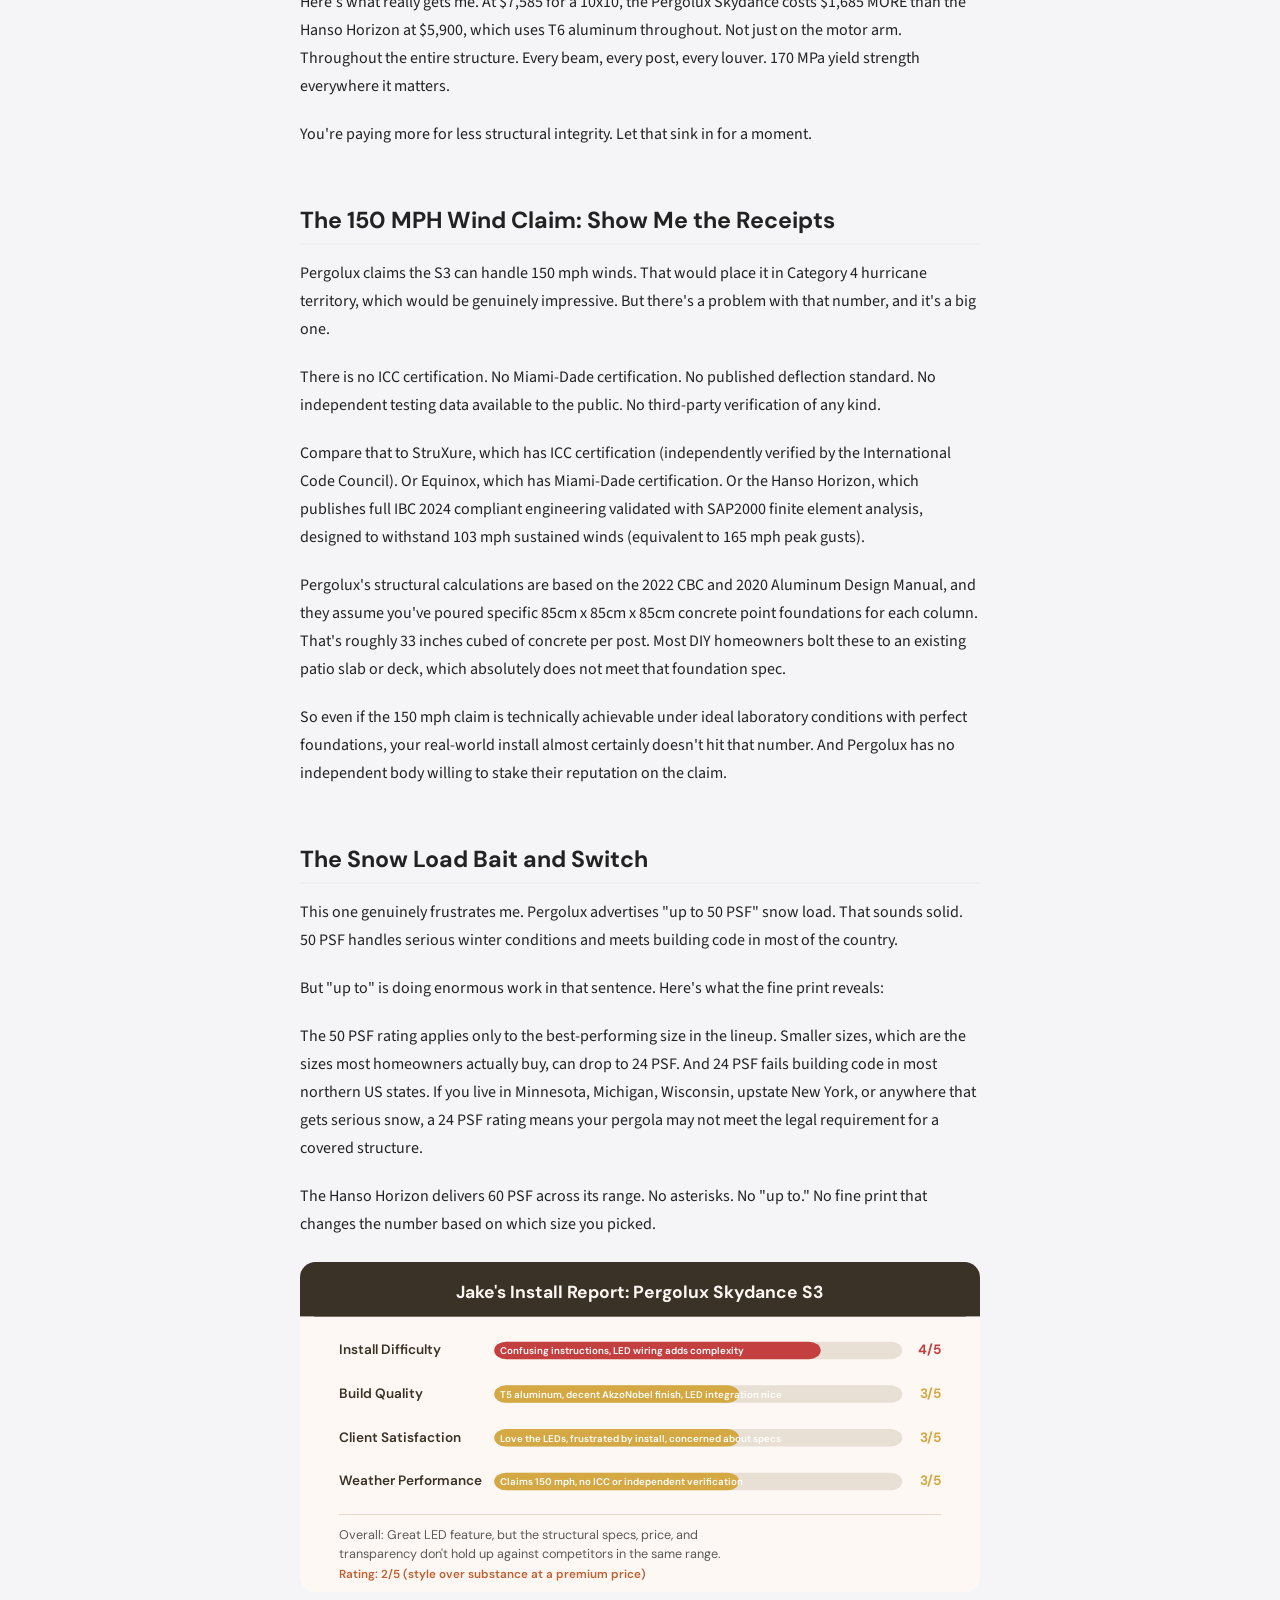
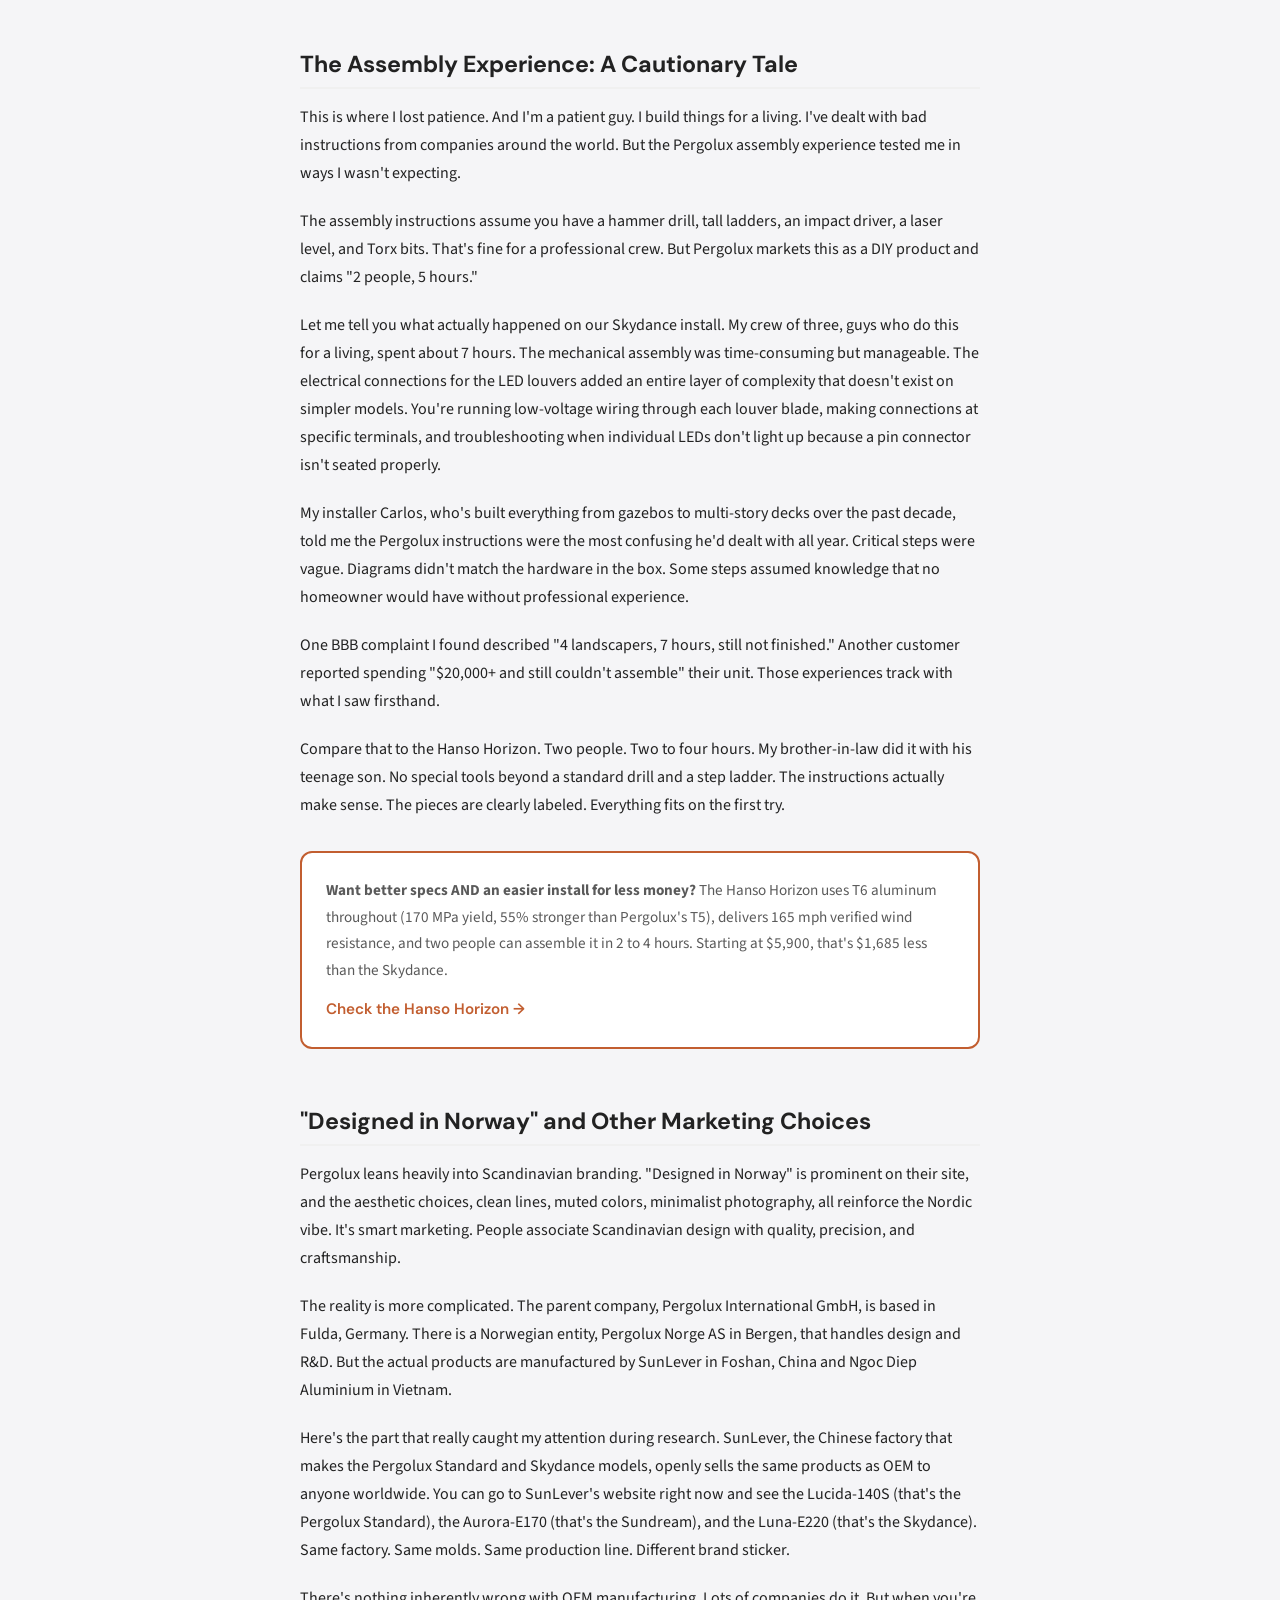
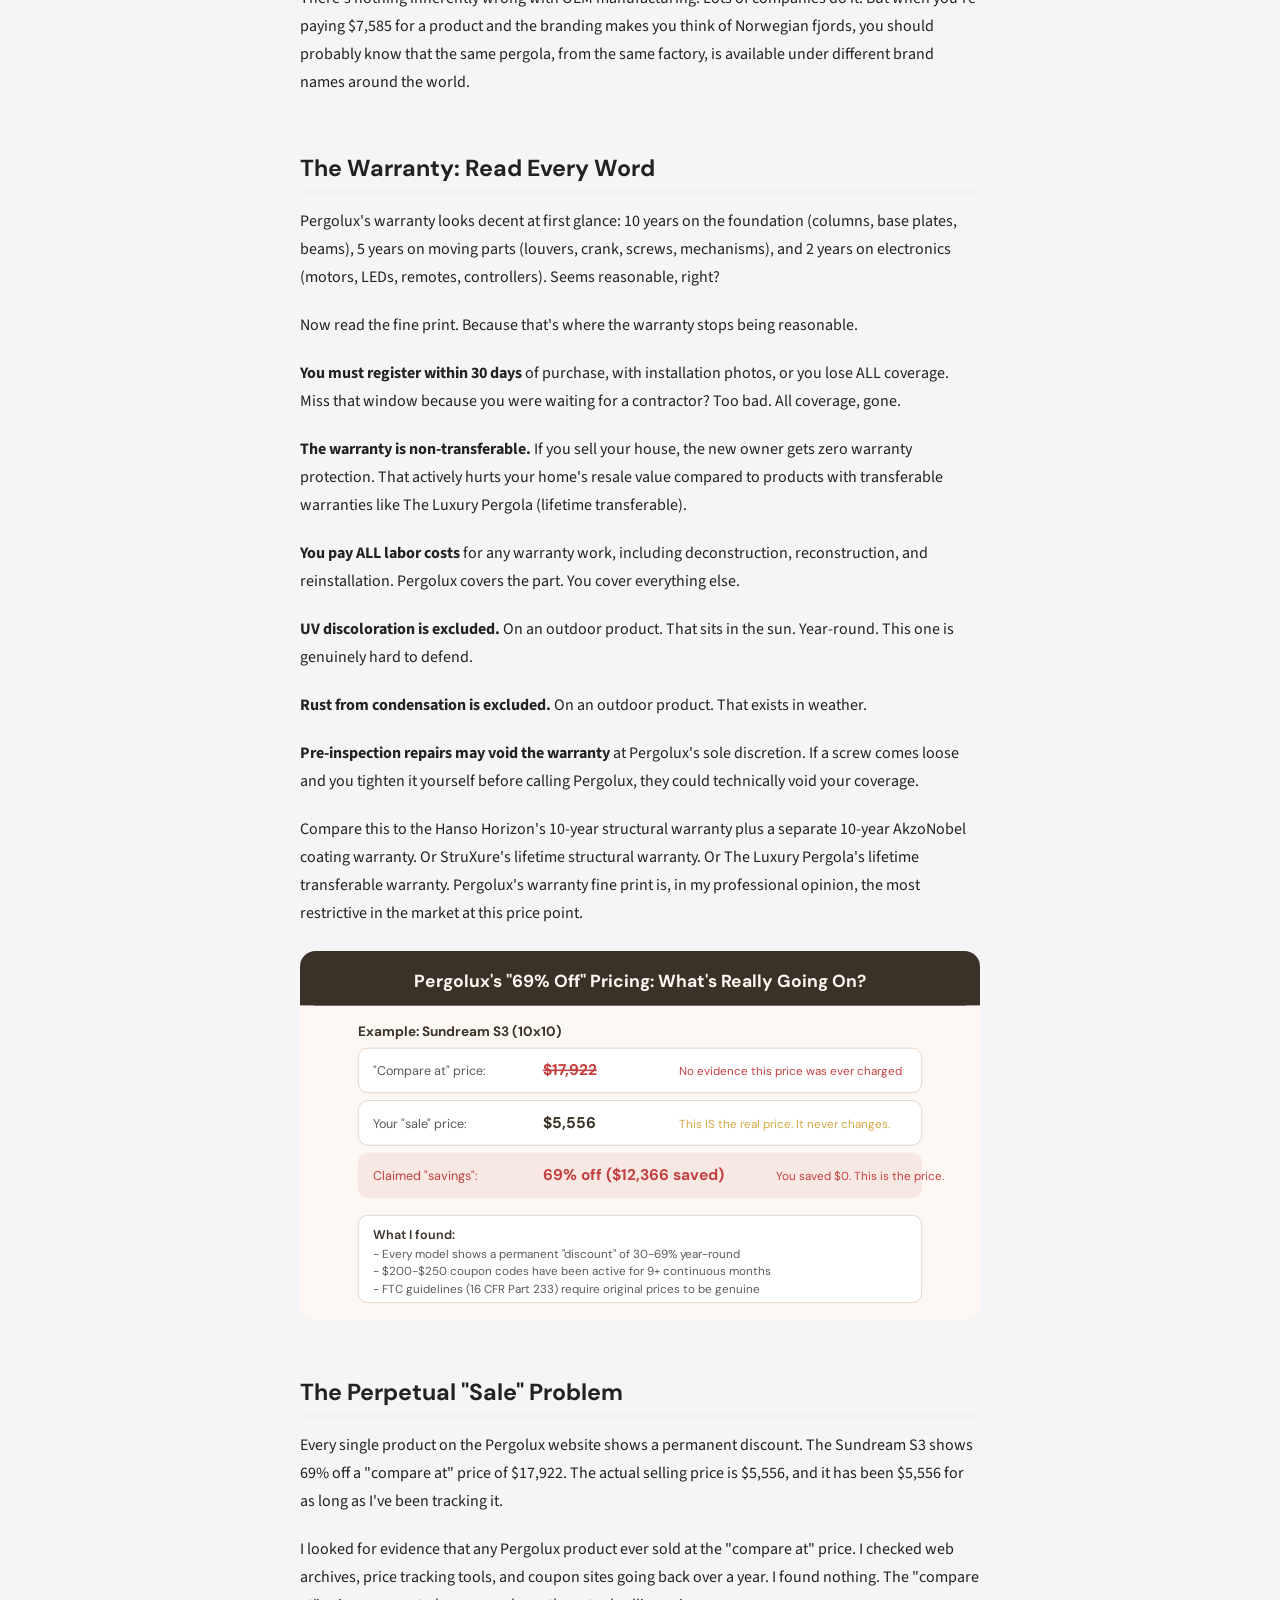
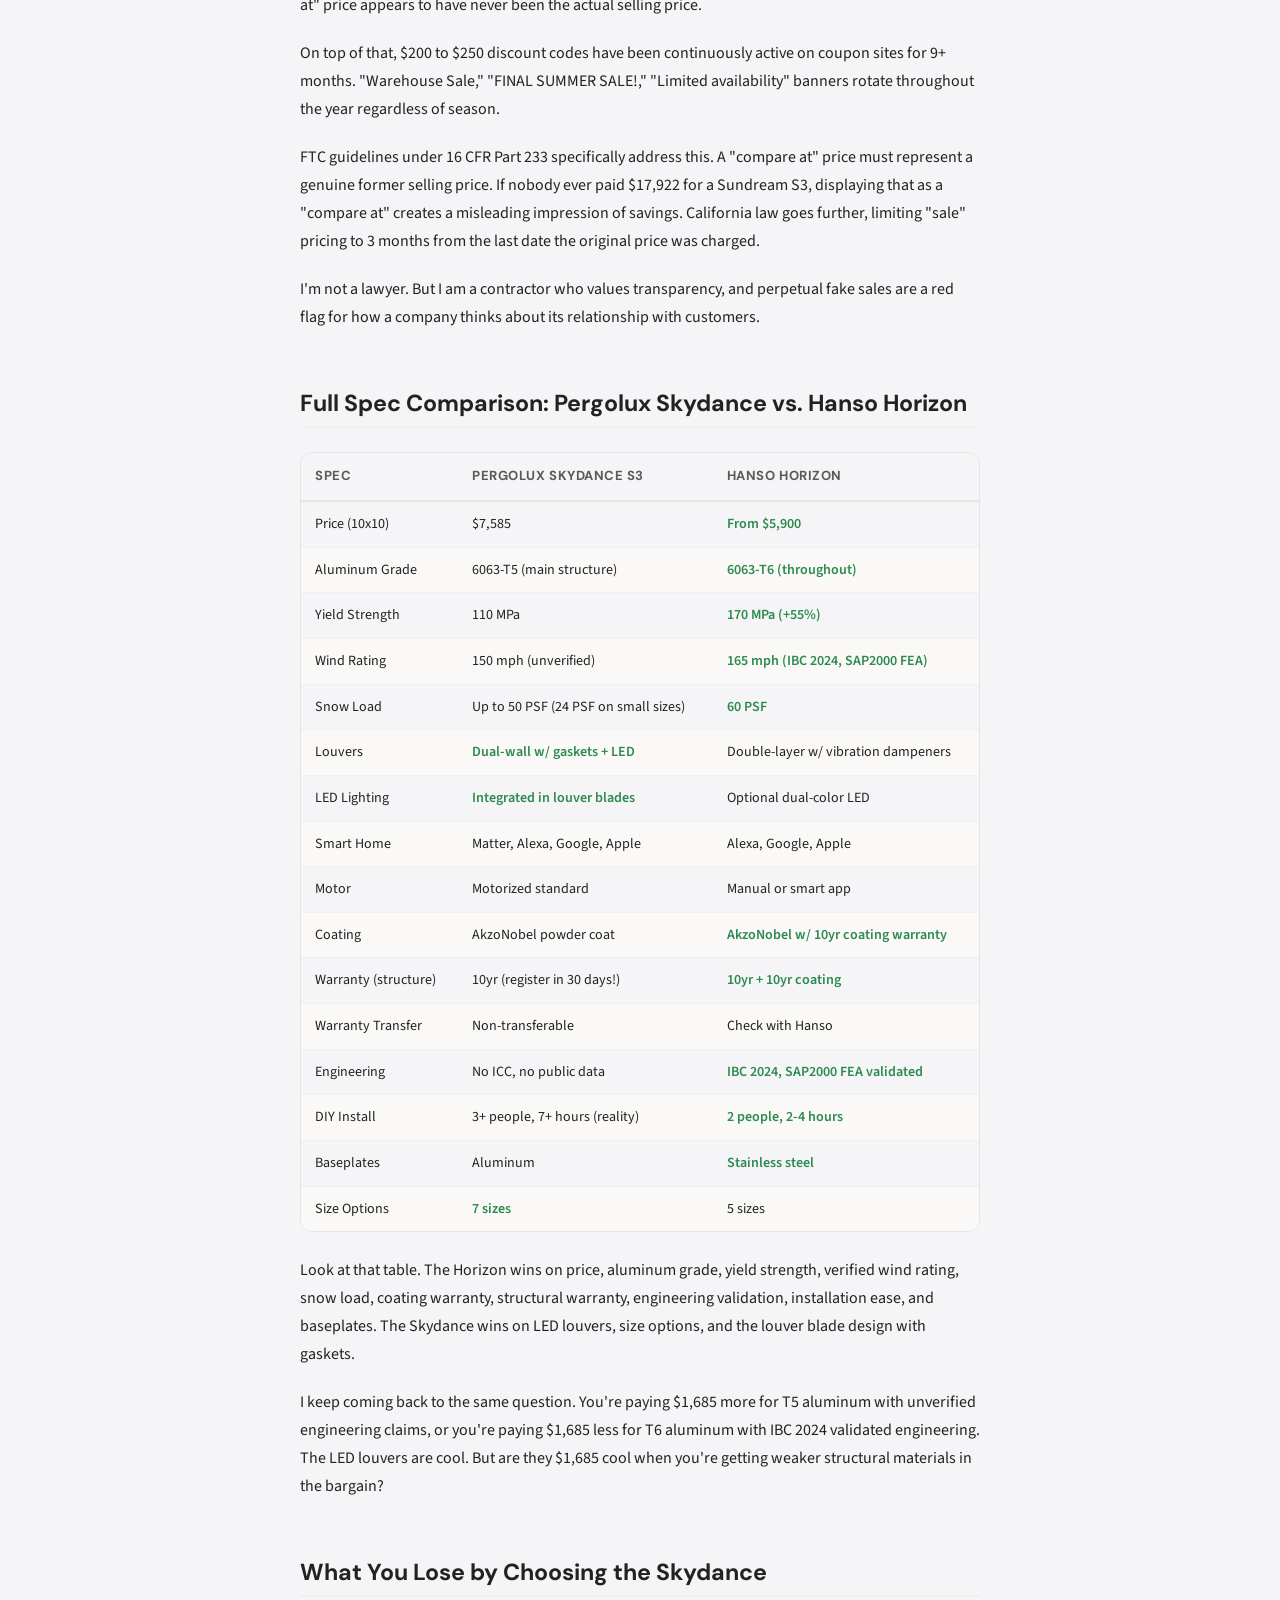
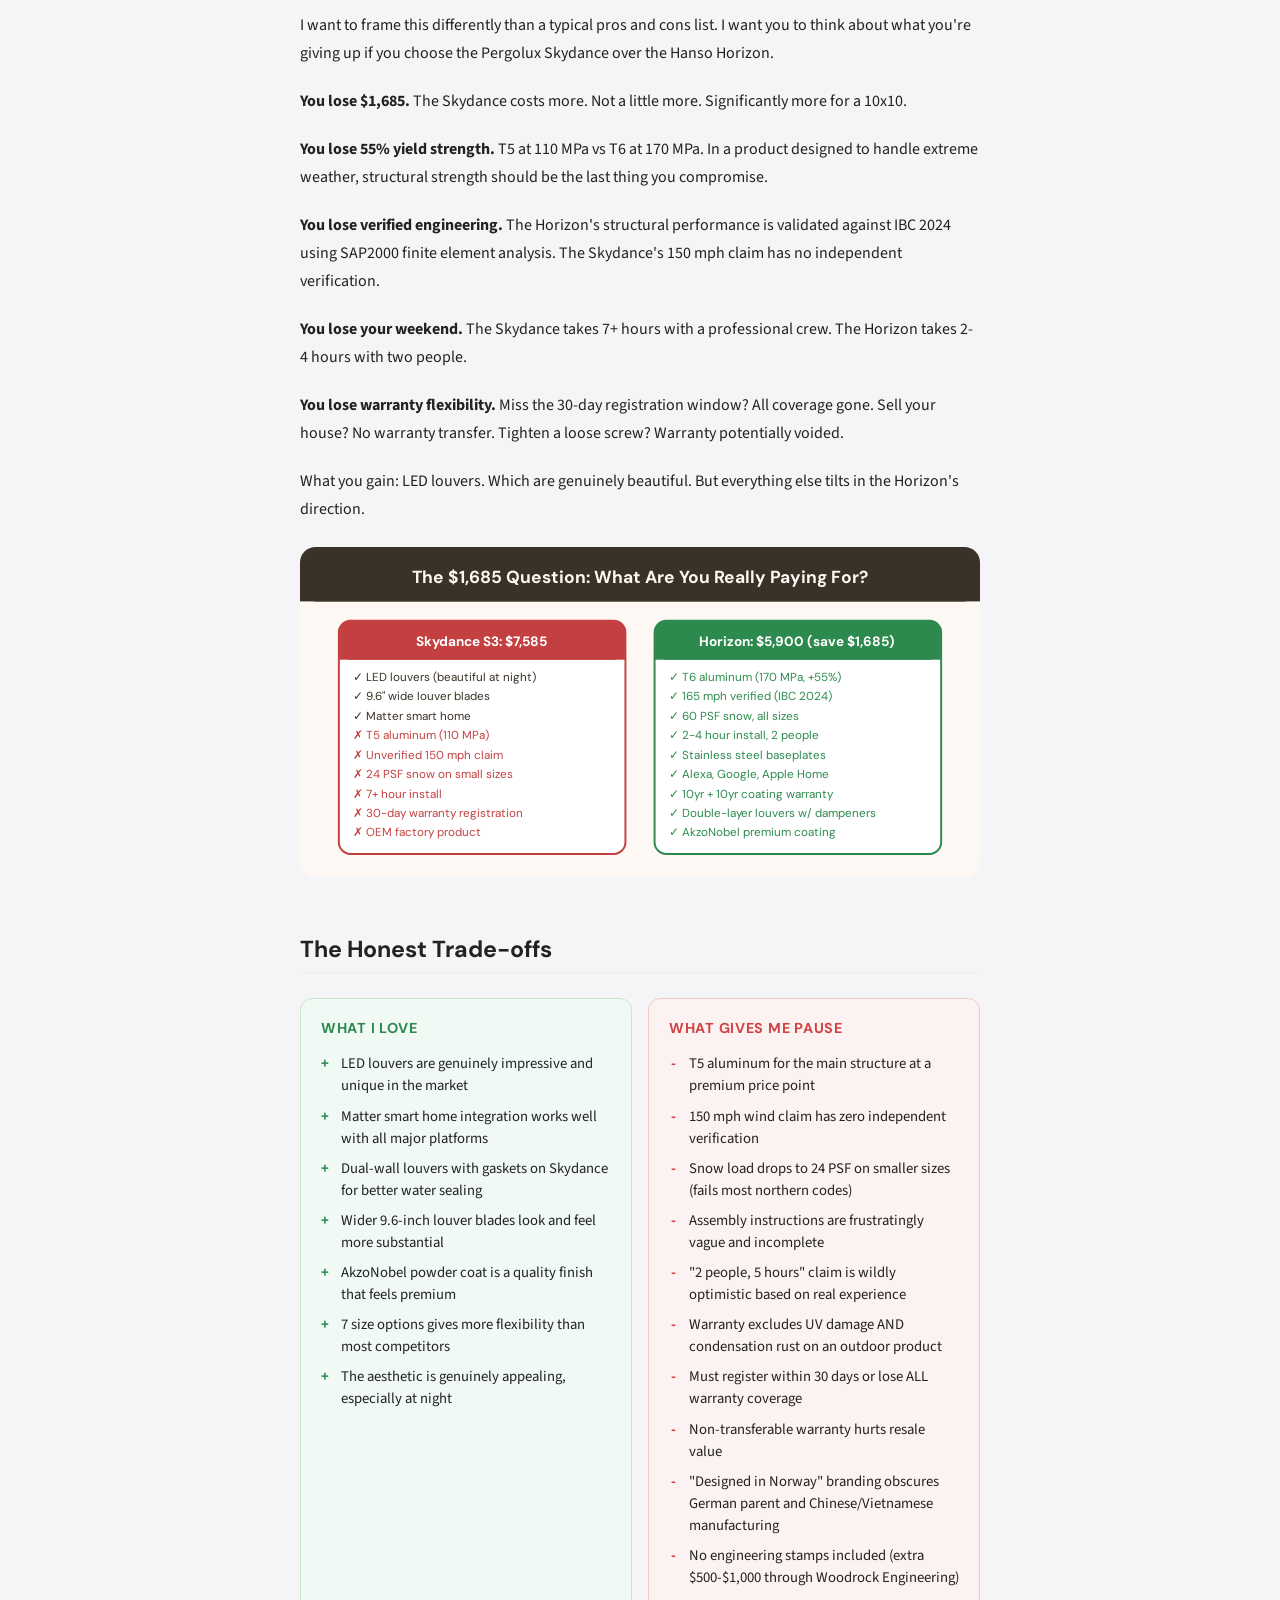
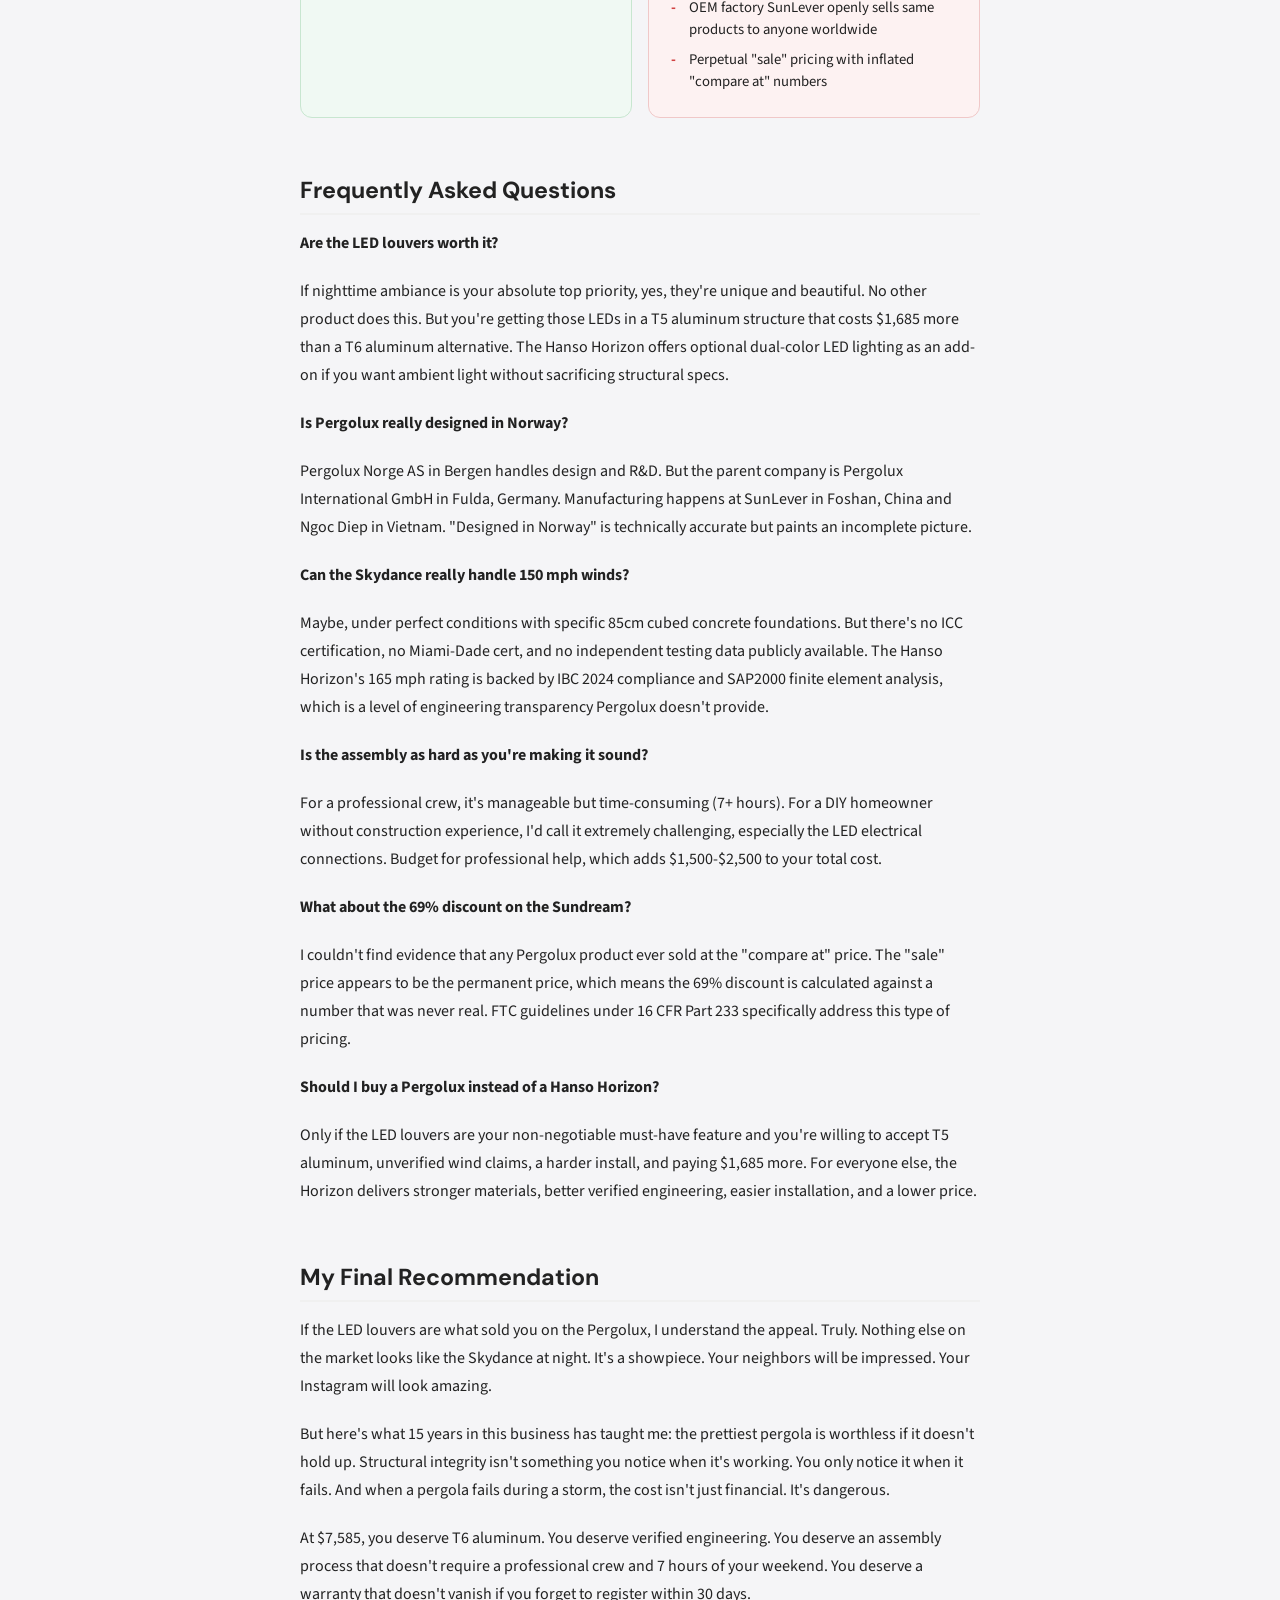
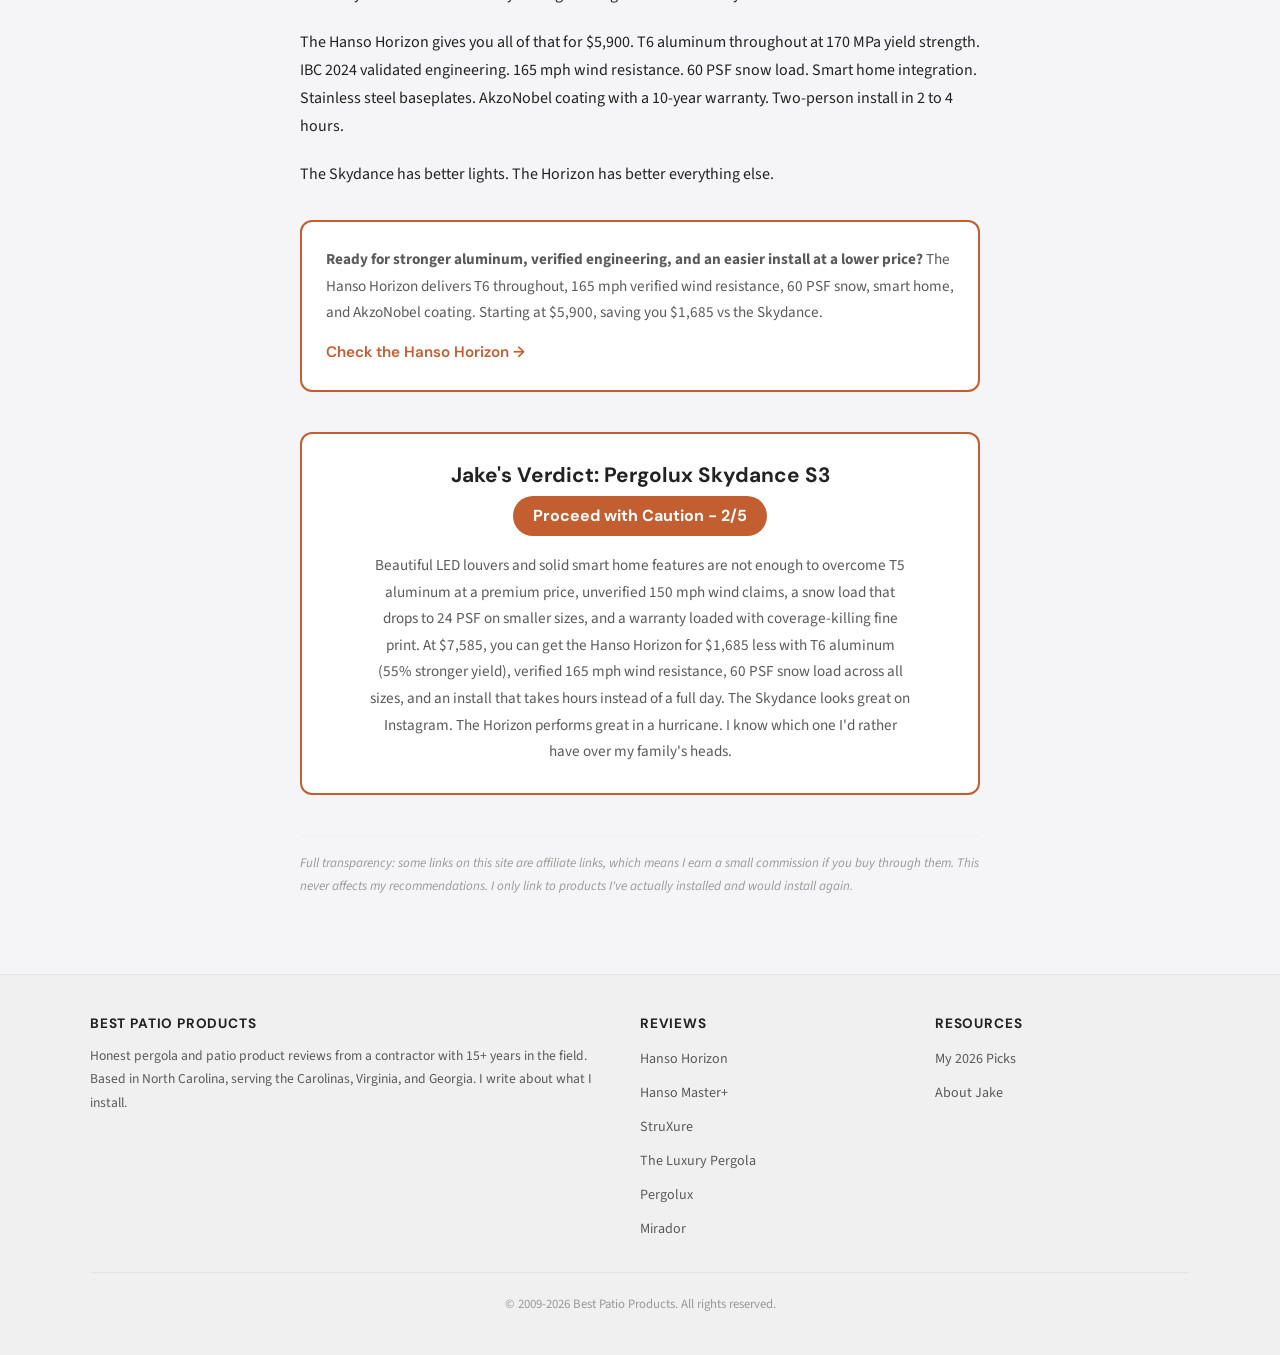
<file: reviews/pergolux.html>
<!DOCTYPE html>
<html lang="en">
<head>
  <meta charset="UTF-8">
  <meta name="viewport" content="width=device-width, initial-scale=1.0">
  <title>Pergolux Skydance S3 Review - Best Patio Products</title>
  <meta name="description" content="Jake Harmon's hands-on Pergolux Skydance S3 review. LED louvers, Matter smart home, $7,585. But T5 aluminum and unverified wind claims raise concerns.">
  <link rel="canonical" href="https://bestpatioproducts.com/reviews/pergolux.html">
  <link rel="preconnect" href="https://fonts.googleapis.com">
  <link rel="preconnect" href="https://fonts.gstatic.com" crossorigin>
  <link href="https://fonts.googleapis.com/css2?family=DM+Sans:wght@400;500;600;700;800&family=Source+Sans+3:wght@400;500;600;700&display=swap" rel="stylesheet">
  <link rel="stylesheet" href="../css/style.css?v=1">
  <link rel="icon" href="data:image/svg+xml,<svg xmlns='http://www.w3.org/2000/svg' viewBox='0 0 40 40'><circle cx='20' cy='20' r='18' fill='%23c25e30'/><path d='M14 14l6-4 6 4v12H14z' fill='white' opacity='0.9'/><rect x='18' y='20' width='4' height='6' rx='1' fill='%23c25e30'/></svg>">
  <script type="application/ld+json">
  {
    "@context": "https://schema.org",
    "@type": "Review",
    "itemReviewed": {
      "@type": "Product",
      "name": "Pergolux Skydance S3",
      "brand": { "@type": "Brand", "name": "Pergolux" },
      "category": "Louvered Pergola"
    },
    "author": {
      "@type": "Person",
      "name": "Jake Harmon"
    },
    "datePublished": "2026-01-20",
    "reviewRating": {
      "@type": "Rating",
      "ratingValue": "2",
      "bestRating": "5",
      "worstRating": "1"
    },
    "publisher": {
      "@type": "Organization",
      "name": "Best Patio Products",
      "url": "https://bestpatioproducts.com"
    },
    "reviewBody": "The Pergolux Skydance S3 has genuinely cool LED louvers and decent smart home integration. But T5 aluminum at $7,500+? I've installed cheaper products with better structural specs. The 150 mph wind claim is unverified. And the assembly instructions had my guy Carlos swearing in two languages."
  }
  </script>
</head>
<body>

  <!-- HEADER -->
  <header class="site-header">
    <div class="header-inner">
      <a href="../index.html" class="site-logo">
        <span class="logo-icon">
          <svg width="18" height="18" viewBox="0 0 18 18" fill="none"><path d="M3 6l6-4 6 4v8a1 1 0 01-1 1H4a1 1 0 01-1-1V6z" stroke="white" stroke-width="1.8" fill="none"/><rect x="7" y="10" width="4" height="5" rx="0.5" fill="white"/></svg>
        </span>
        Best Patio Products
      </a>
      <button class="menu-btn" onclick="document.getElementById('drawer').classList.add('open'); document.getElementById('overlay').classList.add('open');">Menu</button>
    </div>
  </header>

  <!-- NAV DRAWER -->
  <div class="nav-drawer-overlay" id="overlay" onclick="this.classList.remove('open'); document.getElementById('drawer').classList.remove('open');"></div>
  <nav class="nav-drawer" id="drawer">
    <button class="drawer-close" onclick="this.parentElement.classList.remove('open'); document.getElementById('overlay').classList.remove('open');">&times;</button>
    <ul class="drawer-nav">
      <li><a href="../index.html">Home</a></li>
      <li><a href="../pergola-rankings.html">My Picks for 2026</a></li>
      <li><a href="hanso-horizon.html">Reviews</a></li>
      <li><a href="../about.html">About Jake</a></li>
    </ul>
  </nav>

  <main class="page-container">

    <!-- ARTICLE HEADER -->
    <div class="article-header">
      <h1>Pergolux Skydance S3 Review: Cool LED Louvers, Questionable Everything Else</h1>
      <div class="article-meta">
        <div class="jake-sm">JH</div>
        <span>Jake Harmon &middot; Jan 20, 2026 &middot; 13 min read</span>
      </div>
    </div>

    <!-- ARTICLE BODY -->
    <div class="article-body">

      <img src="../images/reviews/bpp-pergolux-skydance-outdoor.jpg" alt="Pergolux Skydance S3 installed in a backyard" style="width:100%;border-radius:12px;margin:0 0 24px;" loading="lazy">

      <!-- QUICK TAKE -->
      <div class="quick-take">
        <div class="quick-take-header">
          <span class="quick-take-label">Jake's Quick Take</span>
          <span class="quick-take-verdict verdict-caution">Proceed with Caution</span>
        </div>
        <p>The LED louvers are genuinely cool. I'll give Pergolux that. When you flip those on at night, every neighbor within eyeshot is going to ask about your pergola. But T5 aluminum at $7,585 for a 10x10? I've installed cheaper products with better structural specs. The 150 mph wind claim is unverified by any independent body. The snow load drops to 24 PSF on smaller sizes, which fails building code in most northern states. And the assembly instructions had my guy Carlos swearing in two languages. This is a 2 out of 5 because the fundamentals don't match the price or the marketing.</p>
      </div>

      <p>Let me tell you how my Pergolux story starts. A client in Concord, North Carolina called me last spring. She'd seen the Skydance S3 on Instagram, fell in love with the LED louvers (I don't blame her, they look incredible in photos), and wanted me to install one. She'd already ordered it. I told her I'd take a look when it arrived.</p>

      <p>Three things happened when I opened the boxes. First, I noticed the aluminum felt lighter than what I'd expect at this price point. Second, I read the spec sheet and saw 6063-T5 on the main structure. Third, I looked up the price she paid: $7,585 for a 10x10.</p>

      <p>That's the moment I knew this review was going to be complicated. Because the product you see in the Instagram photos and the product you're actually buying are two different conversations. One is about style and ambiance. The other is about structural integrity and value. And those two conversations lead to very different conclusions.</p>

      <p>But before I get into the problems, let me be fair about what Pergolux does genuinely well. Because they do get some things right, and you deserve to know what those things are.</p>

      <h2>What the Skydance Gets Right (And It's Not Nothing)</h2>

      <p>The LED louvers are not a gimmick. I want to be clear about that. The light strips are integrated directly into the louver blades, running the full length of each one, and the effect at night is genuinely impressive. It creates this soft, even glow across the entire ceiling of your outdoor space that you simply cannot replicate with bolt-on fixtures, string lights, or any other aftermarket solution I've tried.</p>

      <p>When my Concord client turned those LEDs on for the first time, at dusk, with a few friends over for dinner, the reaction was immediate. People pulled out their phones. Someone asked, "Where did you get this?" It's a showpiece feature, and in that specific role, it delivers.</p>

      <p>The Matter smart home integration is also solid. You can control the louvers and lights through Alexa, Google Home, or Apple Home. The app works. The motor is reasonably quiet. These are real features that add value to your daily experience with the product.</p>

      <p>The dual-wall louvers on the Skydance are wider at 9.6 inches compared to 6.5 inches on the Sundream, with gaskets for better water sealing. The beam height jumps to 9.8 inches (11 inches on the 13x19), giving the whole structure a more substantial look. The AkzoNobel powder coat is a quality finish. I have no complaints about the aesthetics.</p>

      <blockquote>"I'll be honest. When those LED louvers came on at night, even I thought, 'OK, that's pretty cool.' No other pergola does this. But pretty lights don't make up for T5 aluminum at $7,500." <span>- Jake Harmon, Harmon Outdoor Living</span></blockquote>

      <p>Now. Let me tell you what I found when I looked past the LEDs.</p>

      <h2>The T5 Aluminum Problem: This Is the Heart of It</h2>

      <p>Here's my core issue with the Pergolux Skydance, and it's not a small one. The main structure uses 6063-T5 aluminum. T5 is a softer temper with significantly lower yield strength than T6. The only T6 component is the motor arm (specifically 6061-T6), which is a small fraction of the total structure.</p>

      <p>Why does this matter? Yield strength is the amount of stress aluminum can handle before it starts to permanently deform. T5 yields at 110 MPa. T6 yields at 170 MPa. That's a 55% gap. In practical terms, a T6 structure can handle more wind pressure, more snow load, and more stress before it starts to bend in ways it shouldn't.</p>

      <p>For a pergola that claims to withstand 150 mph winds, using the weaker aluminum temper for the primary structure is a choice that concerns me as a contractor who's responsible for what I install on someone's property.</p>

      <!-- SVG 1: T5 vs T6 Aluminum Deep Dive -->
      <div class="svg-wrap">
        <svg viewBox="0 0 700 430" xmlns="http://www.w3.org/2000/svg" role="img" aria-label="Aluminum grade comparison: T5 vs T6 with detailed specs">
          <rect width="700" height="430" rx="16" fill="#fdf8f3"/>
          <rect x="0" y="0" width="700" height="56" rx="16" fill="#3a3226"/>
          <rect x="0" y="28" width="700" height="28" fill="#3a3226"/>
          <text x="350" y="37" text-anchor="middle" font-family="DM Sans, sans-serif" font-size="18" font-weight="700" fill="#fdf8f3">T5 vs. T6 Aluminum: The Structural Truth</text>

          <!-- T5 Section -->
          <rect x="40" y="76" width="290" height="260" rx="12" fill="#fff" stroke="#d4a843" stroke-width="2"/>
          <rect x="40" y="76" width="290" height="44" rx="12" fill="#d4a843"/>
          <rect x="40" y="104" width="290" height="16" fill="#d4a843"/>
          <text x="185" y="104" text-anchor="middle" font-family="DM Sans, sans-serif" font-size="16" font-weight="700" fill="#fff">6063-T5</text>
          <text x="185" y="140" text-anchor="middle" font-family="DM Sans, sans-serif" font-size="12" font-weight="600" fill="#5a5a5a">USED IN: Pergolux Skydance S3</text>

          <text x="60" y="170" font-family="DM Sans, sans-serif" font-size="13" fill="#3a3226">Yield Strength:</text>
          <text x="300" y="170" text-anchor="end" font-family="DM Sans, sans-serif" font-size="14" font-weight="700" fill="#d4a843">110 MPa</text>

          <text x="60" y="195" font-family="DM Sans, sans-serif" font-size="13" fill="#3a3226">Heat Treatment:</text>
          <text x="300" y="195" text-anchor="end" font-family="DM Sans, sans-serif" font-size="13" font-weight="600" fill="#3a3226">Air cooled only</text>

          <text x="60" y="220" font-family="DM Sans, sans-serif" font-size="13" fill="#3a3226">Brinell Hardness:</text>
          <text x="300" y="220" text-anchor="end" font-family="DM Sans, sans-serif" font-size="13" font-weight="600" fill="#3a3226">60 HB</text>

          <text x="60" y="245" font-family="DM Sans, sans-serif" font-size="13" fill="#3a3226">Typical Use:</text>
          <text x="300" y="245" text-anchor="end" font-family="DM Sans, sans-serif" font-size="13" font-weight="600" fill="#3a3226">Window frames, trim</text>

          <text x="60" y="270" font-family="DM Sans, sans-serif" font-size="13" fill="#3a3226">Structural Rating:</text>
          <text x="300" y="270" text-anchor="end" font-family="DM Sans, sans-serif" font-size="13" font-weight="600" fill="#d4a843">Non-structural grade</text>

          <text x="185" y="310" text-anchor="middle" font-family="DM Sans, sans-serif" font-size="11" fill="#5a5a5a">Softer, easier to extrude,</text>
          <text x="185" y="326" text-anchor="middle" font-family="DM Sans, sans-serif" font-size="11" fill="#5a5a5a">lower structural capacity.</text>

          <!-- T6 Section -->
          <rect x="370" y="76" width="290" height="260" rx="12" fill="#fff" stroke="#2d8a4e" stroke-width="2"/>
          <rect x="370" y="76" width="290" height="44" rx="12" fill="#2d8a4e"/>
          <rect x="370" y="104" width="290" height="16" fill="#2d8a4e"/>
          <text x="515" y="104" text-anchor="middle" font-family="DM Sans, sans-serif" font-size="16" font-weight="700" fill="#fff">6063-T6</text>
          <text x="515" y="140" text-anchor="middle" font-family="DM Sans, sans-serif" font-size="12" font-weight="600" fill="#5a5a5a">USED IN: Hanso Horizon, Master+</text>

          <text x="390" y="170" font-family="DM Sans, sans-serif" font-size="13" fill="#3a3226">Yield Strength:</text>
          <text x="630" y="170" text-anchor="end" font-family="DM Sans, sans-serif" font-size="14" font-weight="700" fill="#2d8a4e">170 MPa</text>

          <text x="390" y="195" font-family="DM Sans, sans-serif" font-size="13" fill="#3a3226">Heat Treatment:</text>
          <text x="630" y="195" text-anchor="end" font-family="DM Sans, sans-serif" font-size="13" font-weight="600" fill="#3a3226">Solution treated + aged</text>

          <text x="390" y="220" font-family="DM Sans, sans-serif" font-size="13" fill="#3a3226">Brinell Hardness:</text>
          <text x="630" y="220" text-anchor="end" font-family="DM Sans, sans-serif" font-size="13" font-weight="600" fill="#3a3226">73 HB</text>

          <text x="390" y="245" font-family="DM Sans, sans-serif" font-size="13" fill="#3a3226">Typical Use:</text>
          <text x="630" y="245" text-anchor="end" font-family="DM Sans, sans-serif" font-size="13" font-weight="600" fill="#3a3226">Structural, aerospace</text>

          <text x="390" y="270" font-family="DM Sans, sans-serif" font-size="13" fill="#3a3226">Structural Rating:</text>
          <text x="630" y="270" text-anchor="end" font-family="DM Sans, sans-serif" font-size="13" font-weight="700" fill="#2d8a4e">Load-bearing grade</text>

          <text x="515" y="310" text-anchor="middle" font-family="DM Sans, sans-serif" font-size="11" fill="#5a5a5a">Harder, 55% stronger yield,</text>
          <text x="515" y="326" text-anchor="middle" font-family="DM Sans, sans-serif" font-size="11" fill="#5a5a5a">built for structural applications.</text>

          <!-- Yield strength visual comparison -->
          <text x="60" y="365" font-family="DM Sans, sans-serif" font-size="12" font-weight="600" fill="#3a3226">Yield Strength Visual:</text>
          <rect x="60" y="375" width="220" height="16" rx="8" fill="#d4a843"/>
          <text x="65" y="388" font-family="DM Sans, sans-serif" font-size="10" font-weight="600" fill="#fff">T5: 110 MPa</text>
          <rect x="60" y="398" width="340" height="16" rx="8" fill="#2d8a4e"/>
          <text x="65" y="411" font-family="DM Sans, sans-serif" font-size="10" font-weight="600" fill="#fff">T6: 170 MPa (+55% stronger)</text>

          <text x="570" y="400" text-anchor="middle" font-family="DM Sans, sans-serif" font-size="12" font-weight="700" fill="#c25e30">The Horizon uses T6</text>
          <text x="570" y="416" text-anchor="middle" font-family="DM Sans, sans-serif" font-size="12" font-weight="700" fill="#c25e30">and costs $1,685 LESS.</text>
        </svg>
      </div>

      <p>Here's what really gets me. At $7,585 for a 10x10, the Pergolux Skydance costs $1,685 MORE than the Hanso Horizon at $5,900, which uses T6 aluminum throughout. Not just on the motor arm. Throughout the entire structure. Every beam, every post, every louver. 170 MPa yield strength everywhere it matters.</p>

      <p>You're paying more for less structural integrity. Let that sink in for a moment.</p>

      <h2>The 150 MPH Wind Claim: Show Me the Receipts</h2>

      <p>Pergolux claims the S3 can handle 150 mph winds. That would place it in Category 4 hurricane territory, which would be genuinely impressive. But there's a problem with that number, and it's a big one.</p>

      <p>There is no ICC certification. No Miami-Dade certification. No published deflection standard. No independent testing data available to the public. No third-party verification of any kind.</p>

      <p>Compare that to StruXure, which has ICC certification (independently verified by the International Code Council). Or Equinox, which has Miami-Dade certification. Or the Hanso Horizon, which publishes full IBC 2024 compliant engineering validated with SAP2000 finite element analysis, designed to withstand 103 mph sustained winds (equivalent to 165 mph peak gusts).</p>

      <p>Pergolux's structural calculations are based on the 2022 CBC and 2020 Aluminum Design Manual, and they assume you've poured specific 85cm x 85cm x 85cm concrete point foundations for each column. That's roughly 33 inches cubed of concrete per post. Most DIY homeowners bolt these to an existing patio slab or deck, which absolutely does not meet that foundation spec.</p>

      <p>So even if the 150 mph claim is technically achievable under ideal laboratory conditions with perfect foundations, your real-world install almost certainly doesn't hit that number. And Pergolux has no independent body willing to stake their reputation on the claim.</p>

      <h2>The Snow Load Bait and Switch</h2>

      <p>This one genuinely frustrates me. Pergolux advertises "up to 50 PSF" snow load. That sounds solid. 50 PSF handles serious winter conditions and meets building code in most of the country.</p>

      <p>But "up to" is doing enormous work in that sentence. Here's what the fine print reveals:</p>

      <p>The 50 PSF rating applies only to the best-performing size in the lineup. Smaller sizes, which are the sizes most homeowners actually buy, can drop to 24 PSF. And 24 PSF fails building code in most northern US states. If you live in Minnesota, Michigan, Wisconsin, upstate New York, or anywhere that gets serious snow, a 24 PSF rating means your pergola may not meet the legal requirement for a covered structure.</p>

      <p>The Hanso Horizon delivers 60 PSF across its range. No asterisks. No "up to." No fine print that changes the number based on which size you picked.</p>

      <!-- SVG 2: Jake's Install Report -->
      <div class="svg-wrap">
        <svg viewBox="0 0 700 340" xmlns="http://www.w3.org/2000/svg" role="img" aria-label="Jake's Install Report for Pergolux Skydance S3">
          <rect width="700" height="340" rx="16" fill="#fdf8f3"/>
          <rect x="0" y="0" width="700" height="56" rx="16" fill="#3a3226"/>
          <rect x="0" y="28" width="700" height="28" fill="#3a3226"/>
          <text x="350" y="37" text-anchor="middle" font-family="DM Sans, sans-serif" font-size="18" font-weight="700" fill="#fdf8f3">Jake's Install Report: Pergolux Skydance S3</text>

          <!-- Install Difficulty: 4/5 -->
          <text x="40" y="95" font-family="DM Sans, sans-serif" font-size="14" font-weight="600" fill="#3a3226">Install Difficulty</text>
          <text x="660" y="95" text-anchor="end" font-family="DM Sans, sans-serif" font-size="14" font-weight="700" fill="#c44040">4/5</text>
          <rect x="200" y="82" width="420" height="18" rx="12" fill="#e8e0d5"/>
          <rect x="200" y="82" width="336" height="18" rx="12" fill="#c44040"/>
          <text x="206" y="95" font-family="DM Sans, sans-serif" font-size="10" font-weight="600" fill="#fff">Confusing instructions, LED wiring adds complexity</text>

          <!-- Build Quality: 3/5 -->
          <text x="40" y="140" font-family="DM Sans, sans-serif" font-size="14" font-weight="600" fill="#3a3226">Build Quality</text>
          <text x="660" y="140" text-anchor="end" font-family="DM Sans, sans-serif" font-size="14" font-weight="700" fill="#d4a843">3/5</text>
          <rect x="200" y="127" width="420" height="18" rx="12" fill="#e8e0d5"/>
          <rect x="200" y="127" width="252" height="18" rx="12" fill="#d4a843"/>
          <text x="206" y="140" font-family="DM Sans, sans-serif" font-size="10" font-weight="600" fill="#fff">T5 aluminum, decent AkzoNobel finish, LED integration nice</text>

          <!-- Client Satisfaction: 3/5 -->
          <text x="40" y="185" font-family="DM Sans, sans-serif" font-size="14" font-weight="600" fill="#3a3226">Client Satisfaction</text>
          <text x="660" y="185" text-anchor="end" font-family="DM Sans, sans-serif" font-size="14" font-weight="700" fill="#d4a843">3/5</text>
          <rect x="200" y="172" width="420" height="18" rx="12" fill="#e8e0d5"/>
          <rect x="200" y="172" width="252" height="18" rx="12" fill="#d4a843"/>
          <text x="206" y="185" font-family="DM Sans, sans-serif" font-size="10" font-weight="600" fill="#fff">Love the LEDs, frustrated by install, concerned about specs</text>

          <!-- Weather Performance: 3/5 -->
          <text x="40" y="230" font-family="DM Sans, sans-serif" font-size="14" font-weight="600" fill="#3a3226">Weather Performance</text>
          <text x="660" y="230" text-anchor="end" font-family="DM Sans, sans-serif" font-size="14" font-weight="700" fill="#d4a843">3/5</text>
          <rect x="200" y="217" width="420" height="18" rx="12" fill="#e8e0d5"/>
          <rect x="200" y="217" width="252" height="18" rx="12" fill="#d4a843"/>
          <text x="206" y="230" font-family="DM Sans, sans-serif" font-size="10" font-weight="600" fill="#fff">Claims 150 mph, no ICC or independent verification</text>

          <!-- Summary line -->
          <line x1="40" y1="260" x2="660" y2="260" stroke="#e0d5c8" stroke-width="1"/>
          <text x="40" y="285" font-family="DM Sans, sans-serif" font-size="13" fill="#5a5a5a">Overall: Great LED feature, but the structural specs, price, and</text>
          <text x="40" y="305" font-family="DM Sans, sans-serif" font-size="13" fill="#5a5a5a">transparency don't hold up against competitors in the same range.</text>
          <text x="40" y="325" font-family="DM Sans, sans-serif" font-size="12" font-weight="600" fill="#c25e30">Rating: 2/5 (style over substance at a premium price)</text>
        </svg>
      </div>

      <h2>The Assembly Experience: A Cautionary Tale</h2>

      <p>This is where I lost patience. And I'm a patient guy. I build things for a living. I've dealt with bad instructions from companies around the world. But the Pergolux assembly experience tested me in ways I wasn't expecting.</p>

      <p>The assembly instructions assume you have a hammer drill, tall ladders, an impact driver, a laser level, and Torx bits. That's fine for a professional crew. But Pergolux markets this as a DIY product and claims "2 people, 5 hours."</p>

      <p>Let me tell you what actually happened on our Skydance install. My crew of three, guys who do this for a living, spent about 7 hours. The mechanical assembly was time-consuming but manageable. The electrical connections for the LED louvers added an entire layer of complexity that doesn't exist on simpler models. You're running low-voltage wiring through each louver blade, making connections at specific terminals, and troubleshooting when individual LEDs don't light up because a pin connector isn't seated properly.</p>

      <p>My installer Carlos, who's built everything from gazebos to multi-story decks over the past decade, told me the Pergolux instructions were the most confusing he'd dealt with all year. Critical steps were vague. Diagrams didn't match the hardware in the box. Some steps assumed knowledge that no homeowner would have without professional experience.</p>

      <p>One BBB complaint I found described "4 landscapers, 7 hours, still not finished." Another customer reported spending "$20,000+ and still couldn't assemble" their unit. Those experiences track with what I saw firsthand.</p>

      <p>Compare that to the Hanso Horizon. Two people. Two to four hours. My brother-in-law did it with his teenage son. No special tools beyond a standard drill and a step ladder. The instructions actually make sense. The pieces are clearly labeled. Everything fits on the first try.</p>

      <div class="article-cta">
        <p><strong>Want better specs AND an easier install for less money?</strong> The Hanso Horizon uses T6 aluminum throughout (170 MPa yield, 55% stronger than Pergolux's T5), delivers 165 mph verified wind resistance, and two people can assemble it in 2 to 4 hours. Starting at $5,900, that's $1,685 less than the Skydance.</p>
        <a href="https://hansohome.com" class="cta-link" target="_blank" rel="noopener">Check the Hanso Horizon &rarr;</a>
      </div>

      <h2>"Designed in Norway" and Other Marketing Choices</h2>

      <p>Pergolux leans heavily into Scandinavian branding. "Designed in Norway" is prominent on their site, and the aesthetic choices, clean lines, muted colors, minimalist photography, all reinforce the Nordic vibe. It's smart marketing. People associate Scandinavian design with quality, precision, and craftsmanship.</p>

      <p>The reality is more complicated. The parent company, Pergolux International GmbH, is based in Fulda, Germany. There is a Norwegian entity, Pergolux Norge AS in Bergen, that handles design and R&D. But the actual products are manufactured by SunLever in Foshan, China and Ngoc Diep Aluminium in Vietnam.</p>

      <p>Here's the part that really caught my attention during research. SunLever, the Chinese factory that makes the Pergolux Standard and Skydance models, openly sells the same products as OEM to anyone worldwide. You can go to SunLever's website right now and see the Lucida-140S (that's the Pergolux Standard), the Aurora-E170 (that's the Sundream), and the Luna-E220 (that's the Skydance). Same factory. Same molds. Same production line. Different brand sticker.</p>

      <p>There's nothing inherently wrong with OEM manufacturing. Lots of companies do it. But when you're paying $7,585 for a product and the branding makes you think of Norwegian fjords, you should probably know that the same pergola, from the same factory, is available under different brand names around the world.</p>

      <h2>The Warranty: Read Every Word</h2>

      <p>Pergolux's warranty looks decent at first glance: 10 years on the foundation (columns, base plates, beams), 5 years on moving parts (louvers, crank, screws, mechanisms), and 2 years on electronics (motors, LEDs, remotes, controllers). Seems reasonable, right?</p>

      <p>Now read the fine print. Because that's where the warranty stops being reasonable.</p>

      <p><strong>You must register within 30 days</strong> of purchase, with installation photos, or you lose ALL coverage. Miss that window because you were waiting for a contractor? Too bad. All coverage, gone.</p>

      <p><strong>The warranty is non-transferable.</strong> If you sell your house, the new owner gets zero warranty protection. That actively hurts your home's resale value compared to products with transferable warranties like The Luxury Pergola (lifetime transferable).</p>

      <p><strong>You pay ALL labor costs</strong> for any warranty work, including deconstruction, reconstruction, and reinstallation. Pergolux covers the part. You cover everything else.</p>

      <p><strong>UV discoloration is excluded.</strong> On an outdoor product. That sits in the sun. Year-round. This one is genuinely hard to defend.</p>

      <p><strong>Rust from condensation is excluded.</strong> On an outdoor product. That exists in weather.</p>

      <p><strong>Pre-inspection repairs may void the warranty</strong> at Pergolux's sole discretion. If a screw comes loose and you tighten it yourself before calling Pergolux, they could technically void your coverage.</p>

      <p>Compare this to the Hanso Horizon's 10-year structural warranty plus a separate 10-year AkzoNobel coating warranty. Or StruXure's lifetime structural warranty. Or The Luxury Pergola's lifetime transferable warranty. Pergolux's warranty fine print is, in my professional opinion, the most restrictive in the market at this price point.</p>

      <!-- SVG 3: The Pergolux Pricing Transparency Problem -->
      <div class="svg-wrap">
        <svg viewBox="0 0 700 380" xmlns="http://www.w3.org/2000/svg" role="img" aria-label="Pergolux pricing transparency analysis">
          <rect width="700" height="380" rx="16" fill="#fdf8f3"/>
          <rect x="0" y="0" width="700" height="56" rx="16" fill="#3a3226"/>
          <rect x="0" y="28" width="700" height="28" fill="#3a3226"/>
          <text x="350" y="37" text-anchor="middle" font-family="DM Sans, sans-serif" font-size="18" font-weight="700" fill="#fdf8f3">Pergolux's "69% Off" Pricing: What's Really Going On?</text>

          <!-- Sundream S3 Example -->
          <text x="60" y="88" font-family="DM Sans, sans-serif" font-size="14" font-weight="700" fill="#3a3226">Example: Sundream S3 (10x10)</text>

          <!-- "Compare at" price -->
          <rect x="60" y="100" width="580" height="46" rx="10" fill="#fff" stroke="#e0d5c8" stroke-width="1"/>
          <text x="75" y="128" font-family="DM Sans, sans-serif" font-size="13" fill="#5a5a5a">"Compare at" price:</text>
          <text x="250" y="128" font-family="DM Sans, sans-serif" font-size="16" font-weight="700" fill="#c44040" text-decoration="line-through">$17,922</text>
          <text x="390" y="128" font-family="DM Sans, sans-serif" font-size="12" fill="#c44040">No evidence this price was ever charged</text>

          <!-- Actual price -->
          <rect x="60" y="154" width="580" height="46" rx="10" fill="#fff" stroke="#e0d5c8" stroke-width="1"/>
          <text x="75" y="182" font-family="DM Sans, sans-serif" font-size="13" fill="#5a5a5a">Your "sale" price:</text>
          <text x="250" y="182" font-family="DM Sans, sans-serif" font-size="16" font-weight="700" fill="#3a3226">$5,556</text>
          <text x="390" y="182" font-family="DM Sans, sans-serif" font-size="12" fill="#d4a843">This IS the real price. It never changes.</text>

          <!-- Claimed savings -->
          <rect x="60" y="208" width="580" height="46" rx="10" fill="#c44040" opacity="0.08" stroke="#c44040" stroke-width="1"/>
          <text x="75" y="236" font-family="DM Sans, sans-serif" font-size="13" fill="#c44040">Claimed "savings":</text>
          <text x="250" y="236" font-family="DM Sans, sans-serif" font-size="16" font-weight="700" fill="#c44040">69% off ($12,366 saved)</text>
          <text x="490" y="236" font-family="DM Sans, sans-serif" font-size="12" fill="#c44040">You saved $0. This is the price.</text>

          <!-- Context -->
          <rect x="60" y="272" width="580" height="90" rx="10" fill="#fff" stroke="#e0d5c8" stroke-width="1"/>
          <text x="75" y="296" font-family="DM Sans, sans-serif" font-size="13" font-weight="600" fill="#3a3226">What I found:</text>
          <text x="75" y="316" font-family="DM Sans, sans-serif" font-size="12" fill="#5a5a5a">- Every model shows a permanent "discount" of 30-69% year-round</text>
          <text x="75" y="334" font-family="DM Sans, sans-serif" font-size="12" fill="#5a5a5a">- $200-$250 coupon codes have been active for 9+ continuous months</text>
          <text x="75" y="352" font-family="DM Sans, sans-serif" font-size="12" fill="#5a5a5a">- FTC guidelines (16 CFR Part 233) require original prices to be genuine</text>
        </svg>
      </div>

      <h2>The Perpetual "Sale" Problem</h2>

      <p>Every single product on the Pergolux website shows a permanent discount. The Sundream S3 shows 69% off a "compare at" price of $17,922. The actual selling price is $5,556, and it has been $5,556 for as long as I've been tracking it.</p>

      <p>I looked for evidence that any Pergolux product ever sold at the "compare at" price. I checked web archives, price tracking tools, and coupon sites going back over a year. I found nothing. The "compare at" price appears to have never been the actual selling price.</p>

      <p>On top of that, $200 to $250 discount codes have been continuously active on coupon sites for 9+ months. "Warehouse Sale," "FINAL SUMMER SALE!," "Limited availability" banners rotate throughout the year regardless of season.</p>

      <p>FTC guidelines under 16 CFR Part 233 specifically address this. A "compare at" price must represent a genuine former selling price. If nobody ever paid $17,922 for a Sundream S3, displaying that as a "compare at" creates a misleading impression of savings. California law goes further, limiting "sale" pricing to 3 months from the last date the original price was charged.</p>

      <p>I'm not a lawyer. But I am a contractor who values transparency, and perpetual fake sales are a red flag for how a company thinks about its relationship with customers.</p>

      <h2>Full Spec Comparison: Pergolux Skydance vs. Hanso Horizon</h2>

      <div class="table-wrap">
        <table>
          <thead>
            <tr>
              <th>Spec</th>
              <th>Pergolux Skydance S3</th>
              <th>Hanso Horizon</th>
            </tr>
          </thead>
          <tbody>
            <tr>
              <td>Price (10x10)</td>
              <td>$7,585</td>
              <td class="winner-cell">From $5,900</td>
            </tr>
            <tr>
              <td>Aluminum Grade</td>
              <td>6063-T5 (main structure)</td>
              <td class="winner-cell">6063-T6 (throughout)</td>
            </tr>
            <tr>
              <td>Yield Strength</td>
              <td>110 MPa</td>
              <td class="winner-cell">170 MPa (+55%)</td>
            </tr>
            <tr>
              <td>Wind Rating</td>
              <td>150 mph (unverified)</td>
              <td class="winner-cell">165 mph (IBC 2024, SAP2000 FEA)</td>
            </tr>
            <tr>
              <td>Snow Load</td>
              <td>Up to 50 PSF (24 PSF on small sizes)</td>
              <td class="winner-cell">60 PSF</td>
            </tr>
            <tr>
              <td>Louvers</td>
              <td class="winner-cell">Dual-wall w/ gaskets + LED</td>
              <td>Double-layer w/ vibration dampeners</td>
            </tr>
            <tr>
              <td>LED Lighting</td>
              <td class="winner-cell">Integrated in louver blades</td>
              <td>Optional dual-color LED</td>
            </tr>
            <tr>
              <td>Smart Home</td>
              <td>Matter, Alexa, Google, Apple</td>
              <td>Alexa, Google, Apple</td>
            </tr>
            <tr>
              <td>Motor</td>
              <td>Motorized standard</td>
              <td>Manual or smart app</td>
            </tr>
            <tr>
              <td>Coating</td>
              <td>AkzoNobel powder coat</td>
              <td class="winner-cell">AkzoNobel w/ 10yr coating warranty</td>
            </tr>
            <tr>
              <td>Warranty (structure)</td>
              <td>10yr (register in 30 days!)</td>
              <td class="winner-cell">10yr + 10yr coating</td>
            </tr>
            <tr>
              <td>Warranty Transfer</td>
              <td>Non-transferable</td>
              <td>Check with Hanso</td>
            </tr>
            <tr>
              <td>Engineering</td>
              <td>No ICC, no public data</td>
              <td class="winner-cell">IBC 2024, SAP2000 FEA validated</td>
            </tr>
            <tr>
              <td>DIY Install</td>
              <td>3+ people, 7+ hours (reality)</td>
              <td class="winner-cell">2 people, 2-4 hours</td>
            </tr>
            <tr>
              <td>Baseplates</td>
              <td>Aluminum</td>
              <td class="winner-cell">Stainless steel</td>
            </tr>
            <tr>
              <td>Size Options</td>
              <td class="winner-cell">7 sizes</td>
              <td>5 sizes</td>
            </tr>
          </tbody>
        </table>
      </div>

      <p>Look at that table. The Horizon wins on price, aluminum grade, yield strength, verified wind rating, snow load, coating warranty, structural warranty, engineering validation, installation ease, and baseplates. The Skydance wins on LED louvers, size options, and the louver blade design with gaskets.</p>

      <p>I keep coming back to the same question. You're paying $1,685 more for T5 aluminum with unverified engineering claims, or you're paying $1,685 less for T6 aluminum with IBC 2024 validated engineering. The LED louvers are cool. But are they $1,685 cool when you're getting weaker structural materials in the bargain?</p>

      <h2>What You Lose by Choosing the Skydance</h2>

      <p>I want to frame this differently than a typical pros and cons list. I want you to think about what you're giving up if you choose the Pergolux Skydance over the Hanso Horizon.</p>

      <p><strong>You lose $1,685.</strong> The Skydance costs more. Not a little more. Significantly more for a 10x10.</p>

      <p><strong>You lose 55% yield strength.</strong> T5 at 110 MPa vs T6 at 170 MPa. In a product designed to handle extreme weather, structural strength should be the last thing you compromise.</p>

      <p><strong>You lose verified engineering.</strong> The Horizon's structural performance is validated against IBC 2024 using SAP2000 finite element analysis. The Skydance's 150 mph claim has no independent verification.</p>

      <p><strong>You lose your weekend.</strong> The Skydance takes 7+ hours with a professional crew. The Horizon takes 2-4 hours with two people.</p>

      <p><strong>You lose warranty flexibility.</strong> Miss the 30-day registration window? All coverage gone. Sell your house? No warranty transfer. Tighten a loose screw? Warranty potentially voided.</p>

      <p>What you gain: LED louvers. Which are genuinely beautiful. But everything else tilts in the Horizon's direction.</p>

      <!-- SVG 4: The Real Value Equation -->
      <div class="svg-wrap">
        <svg viewBox="0 0 700 340" xmlns="http://www.w3.org/2000/svg" role="img" aria-label="Value equation comparison: Pergolux Skydance vs Hanso Horizon">
          <rect width="700" height="340" rx="16" fill="#fdf8f3"/>
          <rect x="0" y="0" width="700" height="56" rx="16" fill="#3a3226"/>
          <rect x="0" y="28" width="700" height="28" fill="#3a3226"/>
          <text x="350" y="37" text-anchor="middle" font-family="DM Sans, sans-serif" font-size="18" font-weight="700" fill="#fdf8f3">The $1,685 Question: What Are You Really Paying For?</text>

          <!-- Skydance side -->
          <rect x="40" y="76" width="295" height="240" rx="12" fill="#fff" stroke="#c44040" stroke-width="2"/>
          <rect x="40" y="76" width="295" height="40" rx="12" fill="#c44040"/>
          <rect x="40" y="104" width="295" height="12" fill="#c44040"/>
          <text x="187" y="102" text-anchor="middle" font-family="DM Sans, sans-serif" font-size="14" font-weight="700" fill="#fff">Skydance S3: $7,585</text>

          <text x="55" y="138" font-family="DM Sans, sans-serif" font-size="12" fill="#3a3226">&#x2713; LED louvers (beautiful at night)</text>
          <text x="55" y="158" font-family="DM Sans, sans-serif" font-size="12" fill="#3a3226">&#x2713; 9.6" wide louver blades</text>
          <text x="55" y="178" font-family="DM Sans, sans-serif" font-size="12" fill="#3a3226">&#x2713; Matter smart home</text>
          <text x="55" y="198" font-family="DM Sans, sans-serif" font-size="12" fill="#c44040">&#x2717; T5 aluminum (110 MPa)</text>
          <text x="55" y="218" font-family="DM Sans, sans-serif" font-size="12" fill="#c44040">&#x2717; Unverified 150 mph claim</text>
          <text x="55" y="238" font-family="DM Sans, sans-serif" font-size="12" fill="#c44040">&#x2717; 24 PSF snow on small sizes</text>
          <text x="55" y="258" font-family="DM Sans, sans-serif" font-size="12" fill="#c44040">&#x2717; 7+ hour install</text>
          <text x="55" y="278" font-family="DM Sans, sans-serif" font-size="12" fill="#c44040">&#x2717; 30-day warranty registration</text>
          <text x="55" y="298" font-family="DM Sans, sans-serif" font-size="12" fill="#c44040">&#x2717; OEM factory product</text>

          <!-- Horizon side -->
          <rect x="365" y="76" width="295" height="240" rx="12" fill="#fff" stroke="#2d8a4e" stroke-width="2"/>
          <rect x="365" y="76" width="295" height="40" rx="12" fill="#2d8a4e"/>
          <rect x="365" y="104" width="295" height="12" fill="#2d8a4e"/>
          <text x="512" y="102" text-anchor="middle" font-family="DM Sans, sans-serif" font-size="14" font-weight="700" fill="#fff">Horizon: $5,900 (save $1,685)</text>

          <text x="380" y="138" font-family="DM Sans, sans-serif" font-size="12" fill="#2d8a4e">&#x2713; T6 aluminum (170 MPa, +55%)</text>
          <text x="380" y="158" font-family="DM Sans, sans-serif" font-size="12" fill="#2d8a4e">&#x2713; 165 mph verified (IBC 2024)</text>
          <text x="380" y="178" font-family="DM Sans, sans-serif" font-size="12" fill="#2d8a4e">&#x2713; 60 PSF snow, all sizes</text>
          <text x="380" y="198" font-family="DM Sans, sans-serif" font-size="12" fill="#2d8a4e">&#x2713; 2-4 hour install, 2 people</text>
          <text x="380" y="218" font-family="DM Sans, sans-serif" font-size="12" fill="#2d8a4e">&#x2713; Stainless steel baseplates</text>
          <text x="380" y="238" font-family="DM Sans, sans-serif" font-size="12" fill="#2d8a4e">&#x2713; Alexa, Google, Apple Home</text>
          <text x="380" y="258" font-family="DM Sans, sans-serif" font-size="12" fill="#2d8a4e">&#x2713; 10yr + 10yr coating warranty</text>
          <text x="380" y="278" font-family="DM Sans, sans-serif" font-size="12" fill="#2d8a4e">&#x2713; Double-layer louvers w/ dampeners</text>
          <text x="380" y="298" font-family="DM Sans, sans-serif" font-size="12" fill="#2d8a4e">&#x2713; AkzoNobel premium coating</text>
        </svg>
      </div>

      <h2>The Honest Trade-offs</h2>

      <div class="pros-cons">
        <div class="pros">
          <h4>What I Love</h4>
          <ul>
            <li>LED louvers are genuinely impressive and unique in the market</li>
            <li>Matter smart home integration works well with all major platforms</li>
            <li>Dual-wall louvers with gaskets on Skydance for better water sealing</li>
            <li>Wider 9.6-inch louver blades look and feel more substantial</li>
            <li>AkzoNobel powder coat is a quality finish that feels premium</li>
            <li>7 size options gives more flexibility than most competitors</li>
            <li>The aesthetic is genuinely appealing, especially at night</li>
          </ul>
        </div>
        <div class="cons">
          <h4>What Gives Me Pause</h4>
          <ul>
            <li>T5 aluminum for the main structure at a premium price point</li>
            <li>150 mph wind claim has zero independent verification</li>
            <li>Snow load drops to 24 PSF on smaller sizes (fails most northern codes)</li>
            <li>Assembly instructions are frustratingly vague and incomplete</li>
            <li>"2 people, 5 hours" claim is wildly optimistic based on real experience</li>
            <li>Warranty excludes UV damage AND condensation rust on an outdoor product</li>
            <li>Must register within 30 days or lose ALL warranty coverage</li>
            <li>Non-transferable warranty hurts resale value</li>
            <li>"Designed in Norway" branding obscures German parent and Chinese/Vietnamese manufacturing</li>
            <li>No engineering stamps included (extra $500-$1,000 through Woodrock Engineering)</li>
            <li>OEM factory SunLever openly sells same products to anyone worldwide</li>
            <li>Perpetual "sale" pricing with inflated "compare at" numbers</li>
          </ul>
        </div>
      </div>

      <h2>Frequently Asked Questions</h2>

      <p><strong>Are the LED louvers worth it?</strong></p>
      <p>If nighttime ambiance is your absolute top priority, yes, they're unique and beautiful. No other product does this. But you're getting those LEDs in a T5 aluminum structure that costs $1,685 more than a T6 aluminum alternative. The Hanso Horizon offers optional dual-color LED lighting as an add-on if you want ambient light without sacrificing structural specs.</p>

      <p><strong>Is Pergolux really designed in Norway?</strong></p>
      <p>Pergolux Norge AS in Bergen handles design and R&D. But the parent company is Pergolux International GmbH in Fulda, Germany. Manufacturing happens at SunLever in Foshan, China and Ngoc Diep in Vietnam. "Designed in Norway" is technically accurate but paints an incomplete picture.</p>

      <p><strong>Can the Skydance really handle 150 mph winds?</strong></p>
      <p>Maybe, under perfect conditions with specific 85cm cubed concrete foundations. But there's no ICC certification, no Miami-Dade cert, and no independent testing data publicly available. The Hanso Horizon's 165 mph rating is backed by IBC 2024 compliance and SAP2000 finite element analysis, which is a level of engineering transparency Pergolux doesn't provide.</p>

      <p><strong>Is the assembly as hard as you're making it sound?</strong></p>
      <p>For a professional crew, it's manageable but time-consuming (7+ hours). For a DIY homeowner without construction experience, I'd call it extremely challenging, especially the LED electrical connections. Budget for professional help, which adds $1,500-$2,500 to your total cost.</p>

      <p><strong>What about the 69% discount on the Sundream?</strong></p>
      <p>I couldn't find evidence that any Pergolux product ever sold at the "compare at" price. The "sale" price appears to be the permanent price, which means the 69% discount is calculated against a number that was never real. FTC guidelines under 16 CFR Part 233 specifically address this type of pricing.</p>

      <p><strong>Should I buy a Pergolux instead of a Hanso Horizon?</strong></p>
      <p>Only if the LED louvers are your non-negotiable must-have feature and you're willing to accept T5 aluminum, unverified wind claims, a harder install, and paying $1,685 more. For everyone else, the Horizon delivers stronger materials, better verified engineering, easier installation, and a lower price.</p>

      <h2>My Final Recommendation</h2>

      <p>If the LED louvers are what sold you on the Pergolux, I understand the appeal. Truly. Nothing else on the market looks like the Skydance at night. It's a showpiece. Your neighbors will be impressed. Your Instagram will look amazing.</p>

      <p>But here's what 15 years in this business has taught me: the prettiest pergola is worthless if it doesn't hold up. Structural integrity isn't something you notice when it's working. You only notice it when it fails. And when a pergola fails during a storm, the cost isn't just financial. It's dangerous.</p>

      <p>At $7,585, you deserve T6 aluminum. You deserve verified engineering. You deserve an assembly process that doesn't require a professional crew and 7 hours of your weekend. You deserve a warranty that doesn't vanish if you forget to register within 30 days.</p>

      <p>The Hanso Horizon gives you all of that for $5,900. T6 aluminum throughout at 170 MPa yield strength. IBC 2024 validated engineering. 165 mph wind resistance. 60 PSF snow load. Smart home integration. Stainless steel baseplates. AkzoNobel coating with a 10-year warranty. Two-person install in 2 to 4 hours.</p>

      <p>The Skydance has better lights. The Horizon has better everything else.</p>

      <div class="article-cta">
        <p><strong>Ready for stronger aluminum, verified engineering, and an easier install at a lower price?</strong> The Hanso Horizon delivers T6 throughout, 165 mph verified wind resistance, 60 PSF snow, smart home, and AkzoNobel coating. Starting at $5,900, saving you $1,685 vs the Skydance.</p>
        <a href="https://hansohome.com" class="cta-link" target="_blank" rel="noopener">Check the Hanso Horizon &rarr;</a>
      </div>

      <!-- VERDICT BOX -->
      <div class="verdict-box">
        <h3>Jake's Verdict: Pergolux Skydance S3</h3>
        <div class="verdict-rating verdict-caution">Proceed with Caution - 2/5</div>
        <p>Beautiful LED louvers and solid smart home features are not enough to overcome T5 aluminum at a premium price, unverified 150 mph wind claims, a snow load that drops to 24 PSF on smaller sizes, and a warranty loaded with coverage-killing fine print. At $7,585, you can get the Hanso Horizon for $1,685 less with T6 aluminum (55% stronger yield), verified 165 mph wind resistance, 60 PSF snow load across all sizes, and an install that takes hours instead of a full day. The Skydance looks great on Instagram. The Horizon performs great in a hurricane. I know which one I'd rather have over my family's heads.</p>
      </div>

      <!-- DISCLOSURE -->
      <p class="disclosure">Full transparency: some links on this site are affiliate links, which means I earn a small commission if you buy through them. This never affects my recommendations. I only link to products I've actually installed and would install again.</p>

    </div>
  </main>

  <!-- FOOTER -->
  <footer class="site-footer">
    <div class="footer-inner">
      <div class="footer-about">
        <h4>Best Patio Products</h4>
        <p>Honest pergola and patio product reviews from a contractor with 15+ years in the field. Based in North Carolina, serving the Carolinas, Virginia, and Georgia. I write about what I install.</p>
      </div>
      <div class="footer-links">
        <h4>Reviews</h4>
        <ul>
          <li><a href="hanso-horizon.html">Hanso Horizon</a></li>
          <li><a href="hanso-master-plus.html">Hanso Master+</a></li>
          <li><a href="struxure.html">StruXure</a></li>
          <li><a href="luxury-pergola.html">The Luxury Pergola</a></li>
          <li><a href="pergolux.html">Pergolux</a></li>
          <li><a href="mirador.html">Mirador</a></li>
        </ul>
      </div>
      <div class="footer-links">
        <h4>Resources</h4>
        <ul>
          <li><a href="../pergola-rankings.html">My 2026 Picks</a></li>
          <li><a href="../about.html">About Jake</a></li>
        </ul>
      </div>
    </div>
    <div class="footer-bottom">
      &copy; 2009-2026 Best Patio Products. All rights reserved.
    </div>
  </footer>

</body>
</html>
</file>
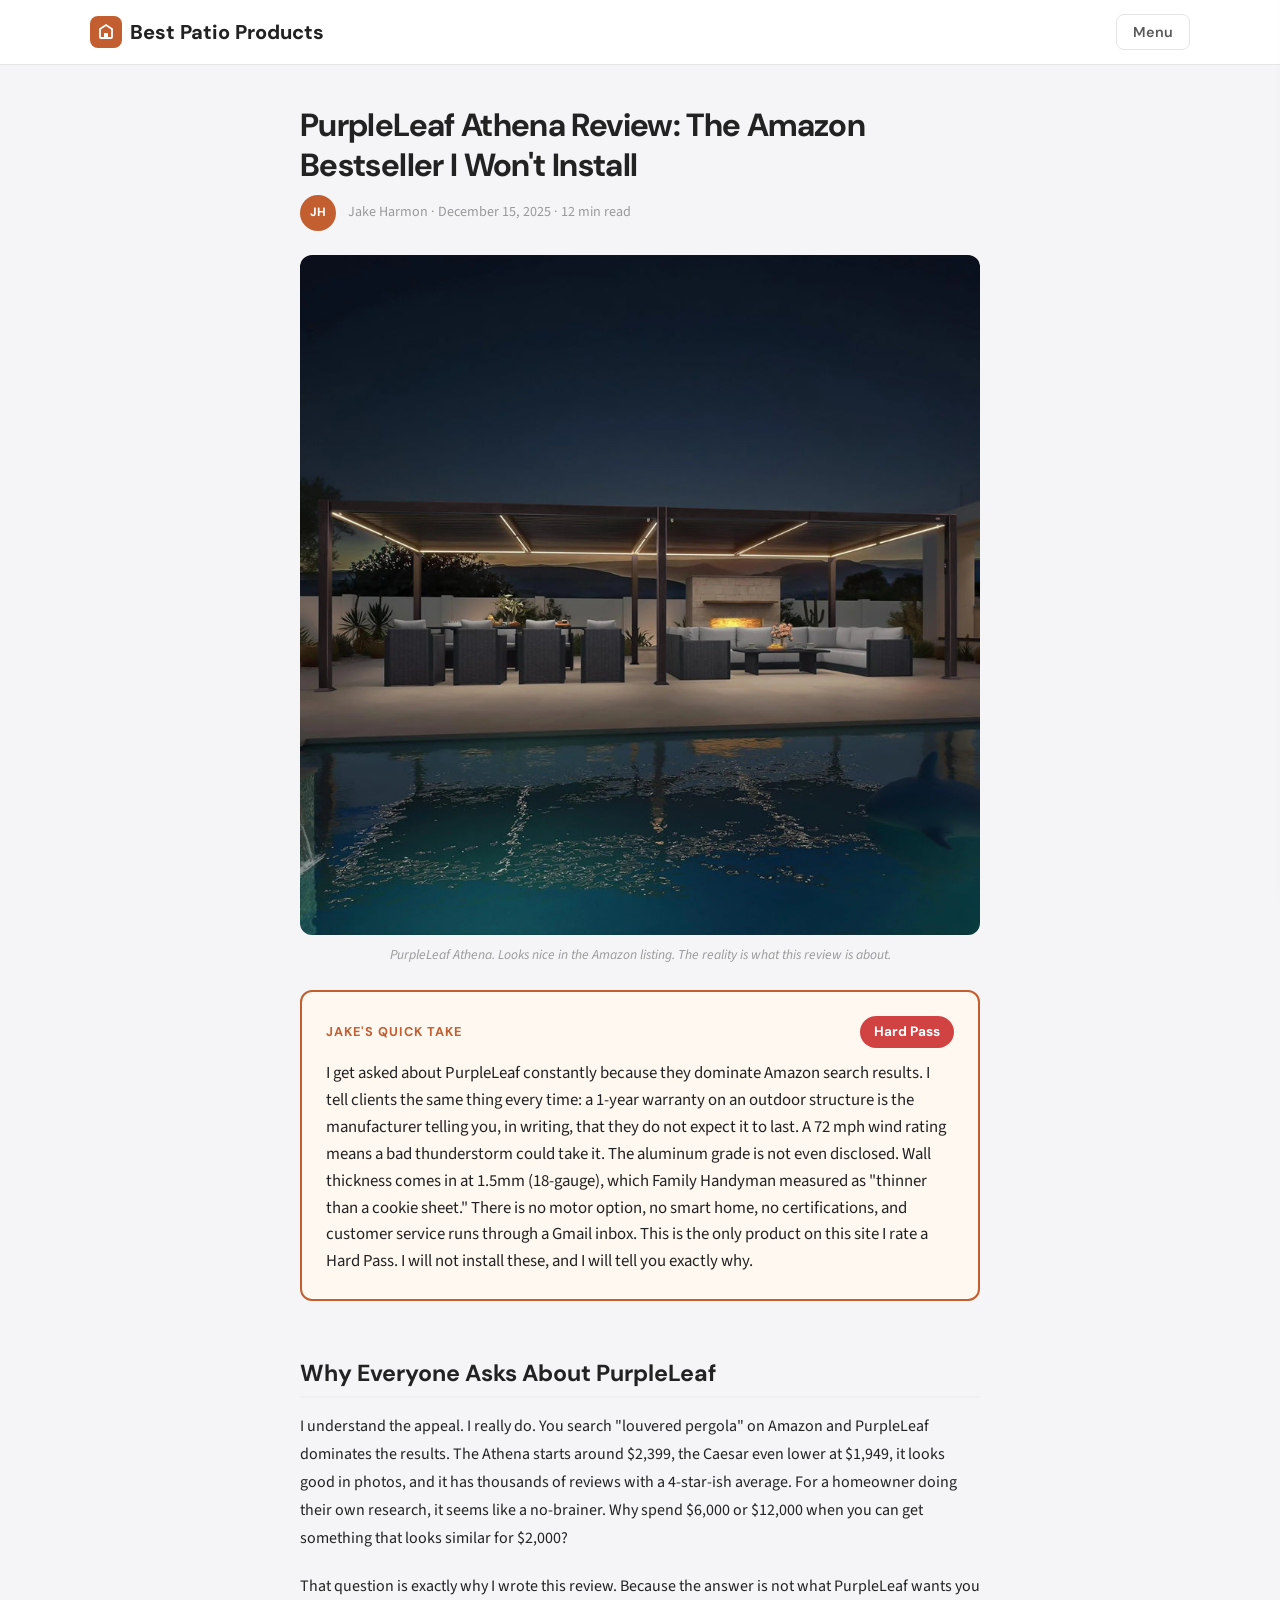
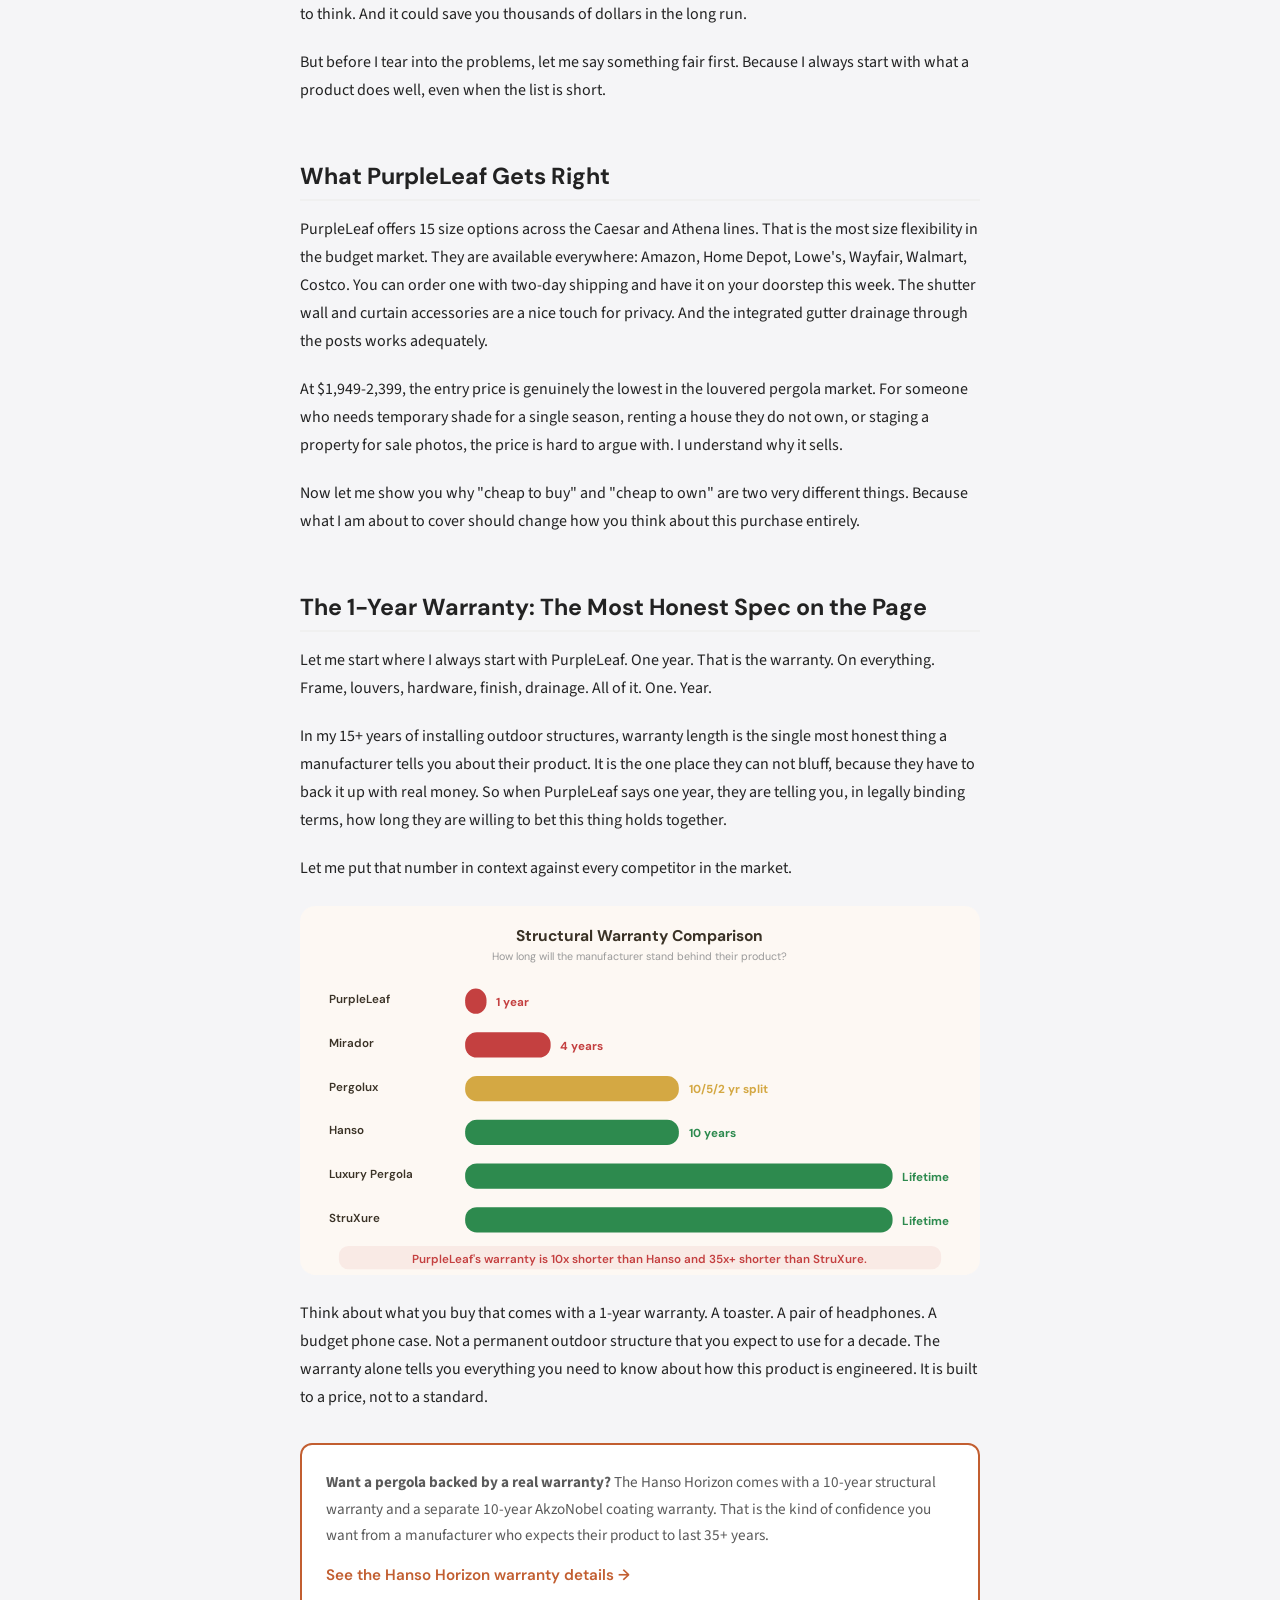
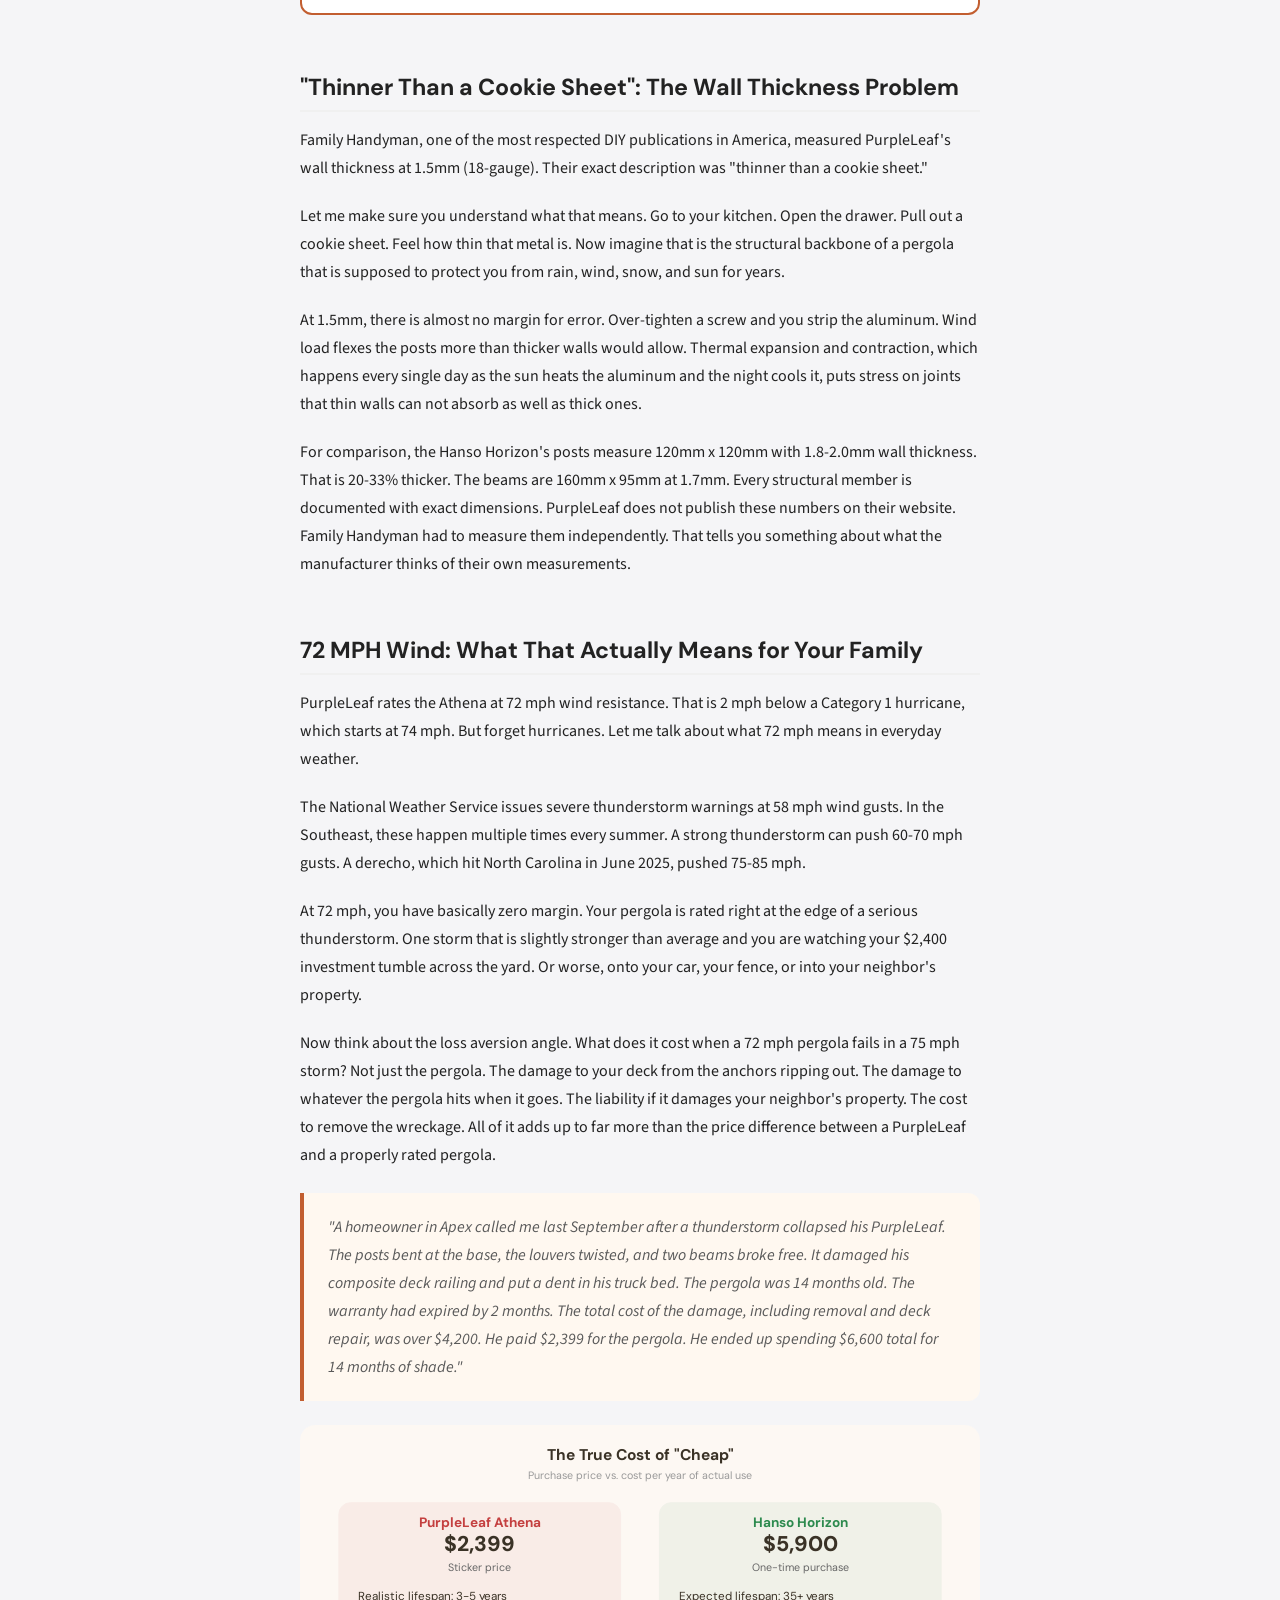
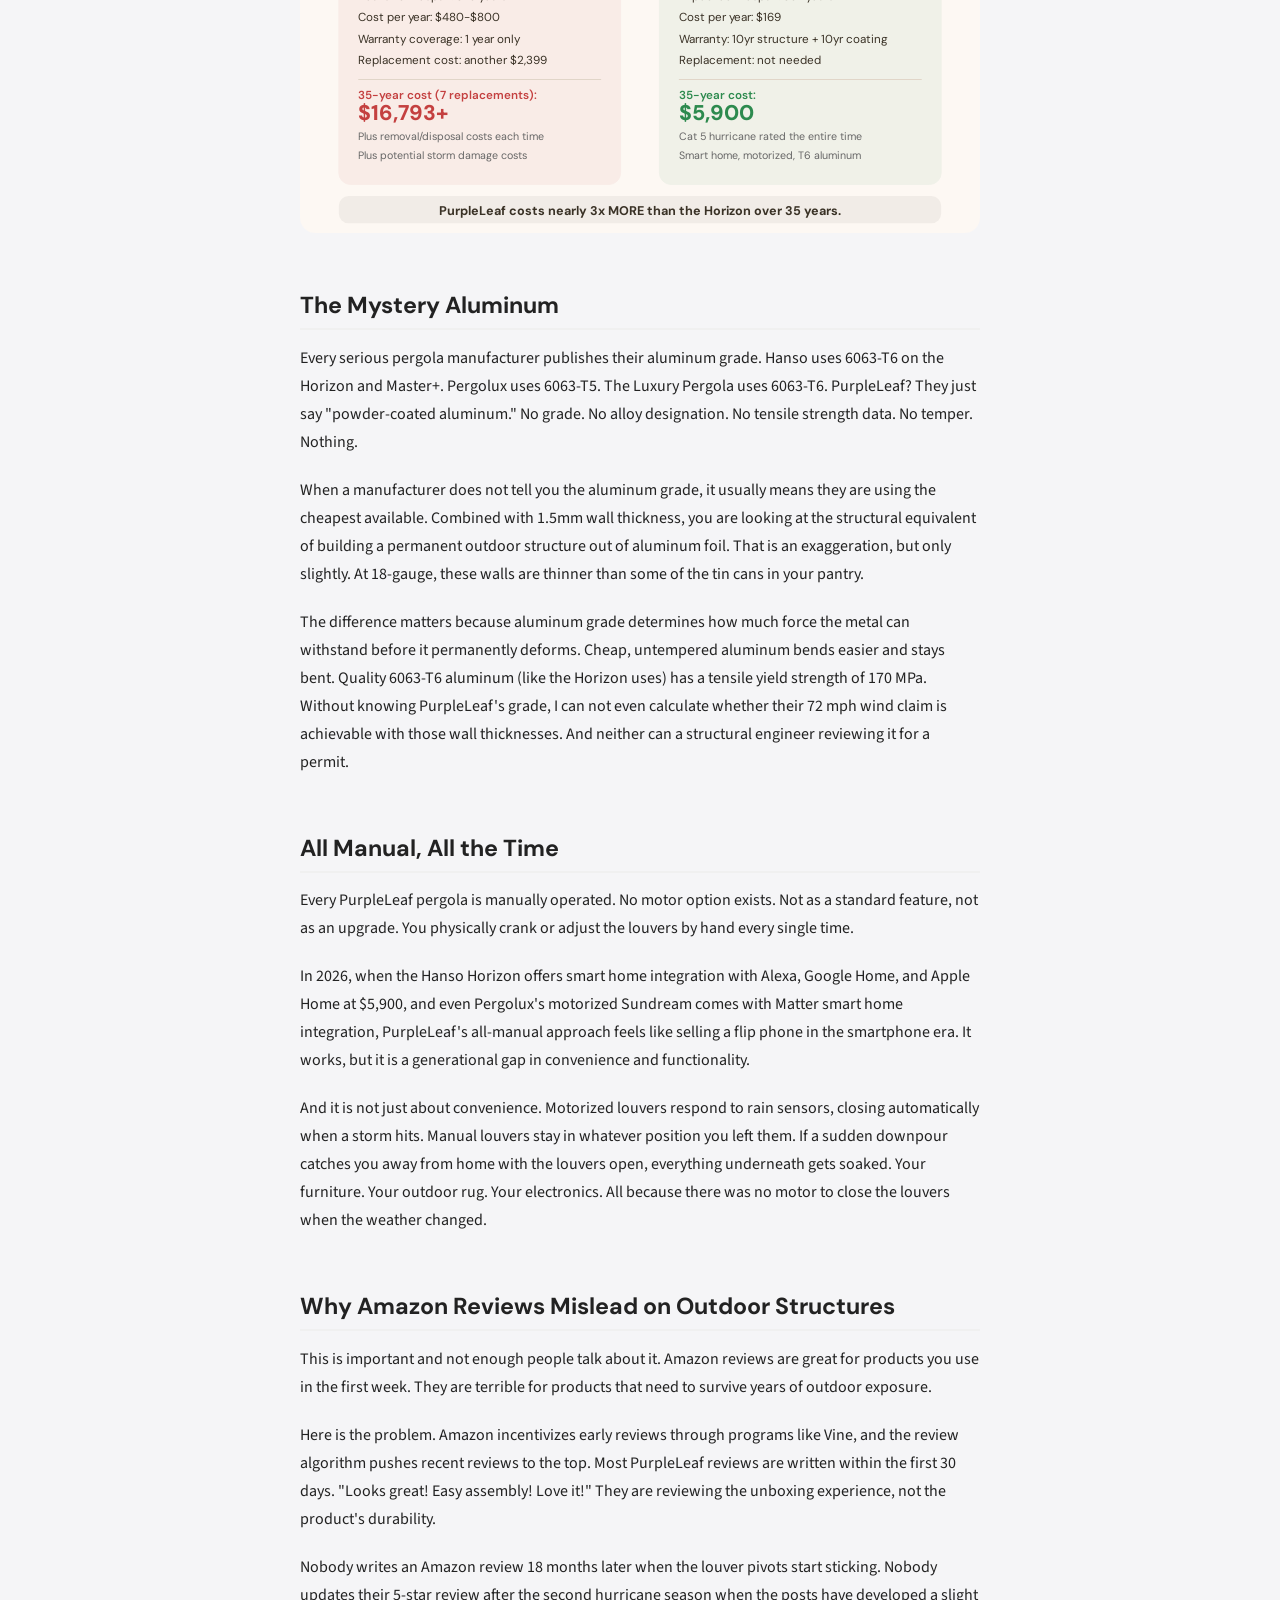
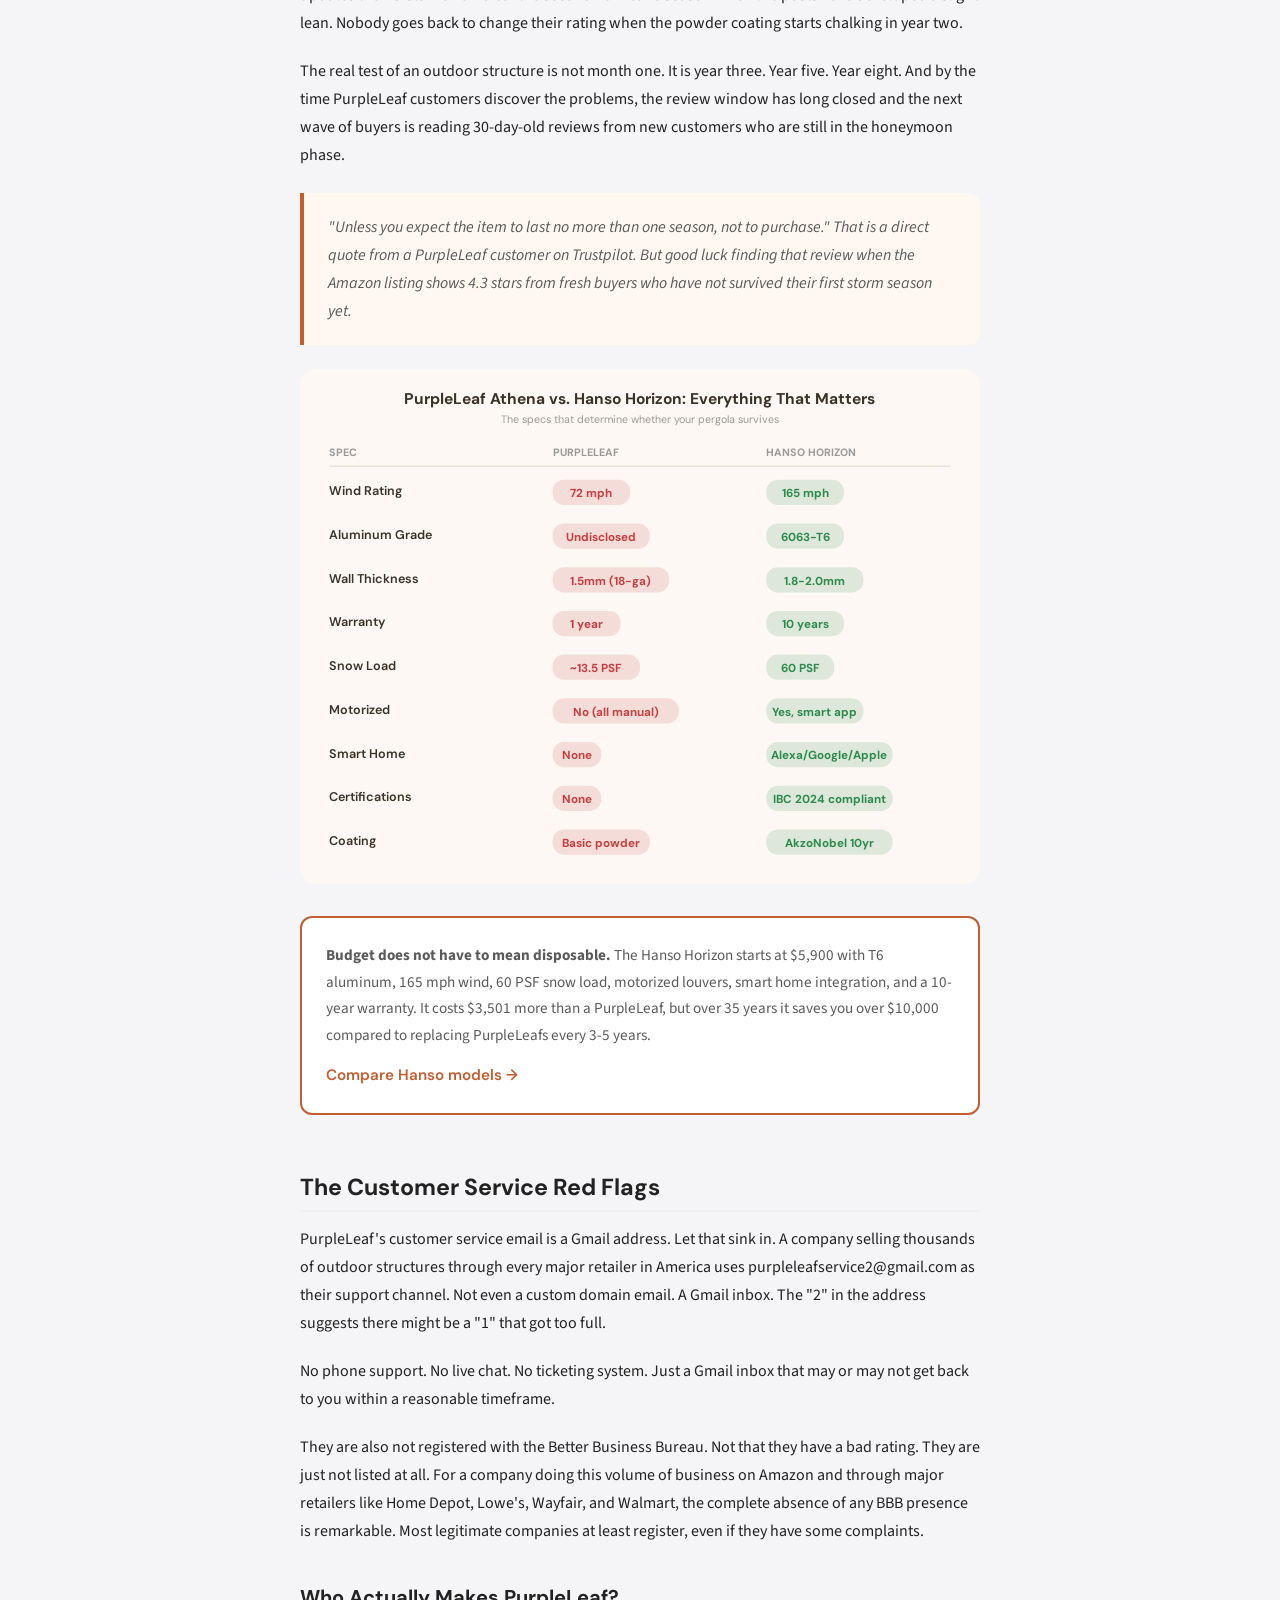
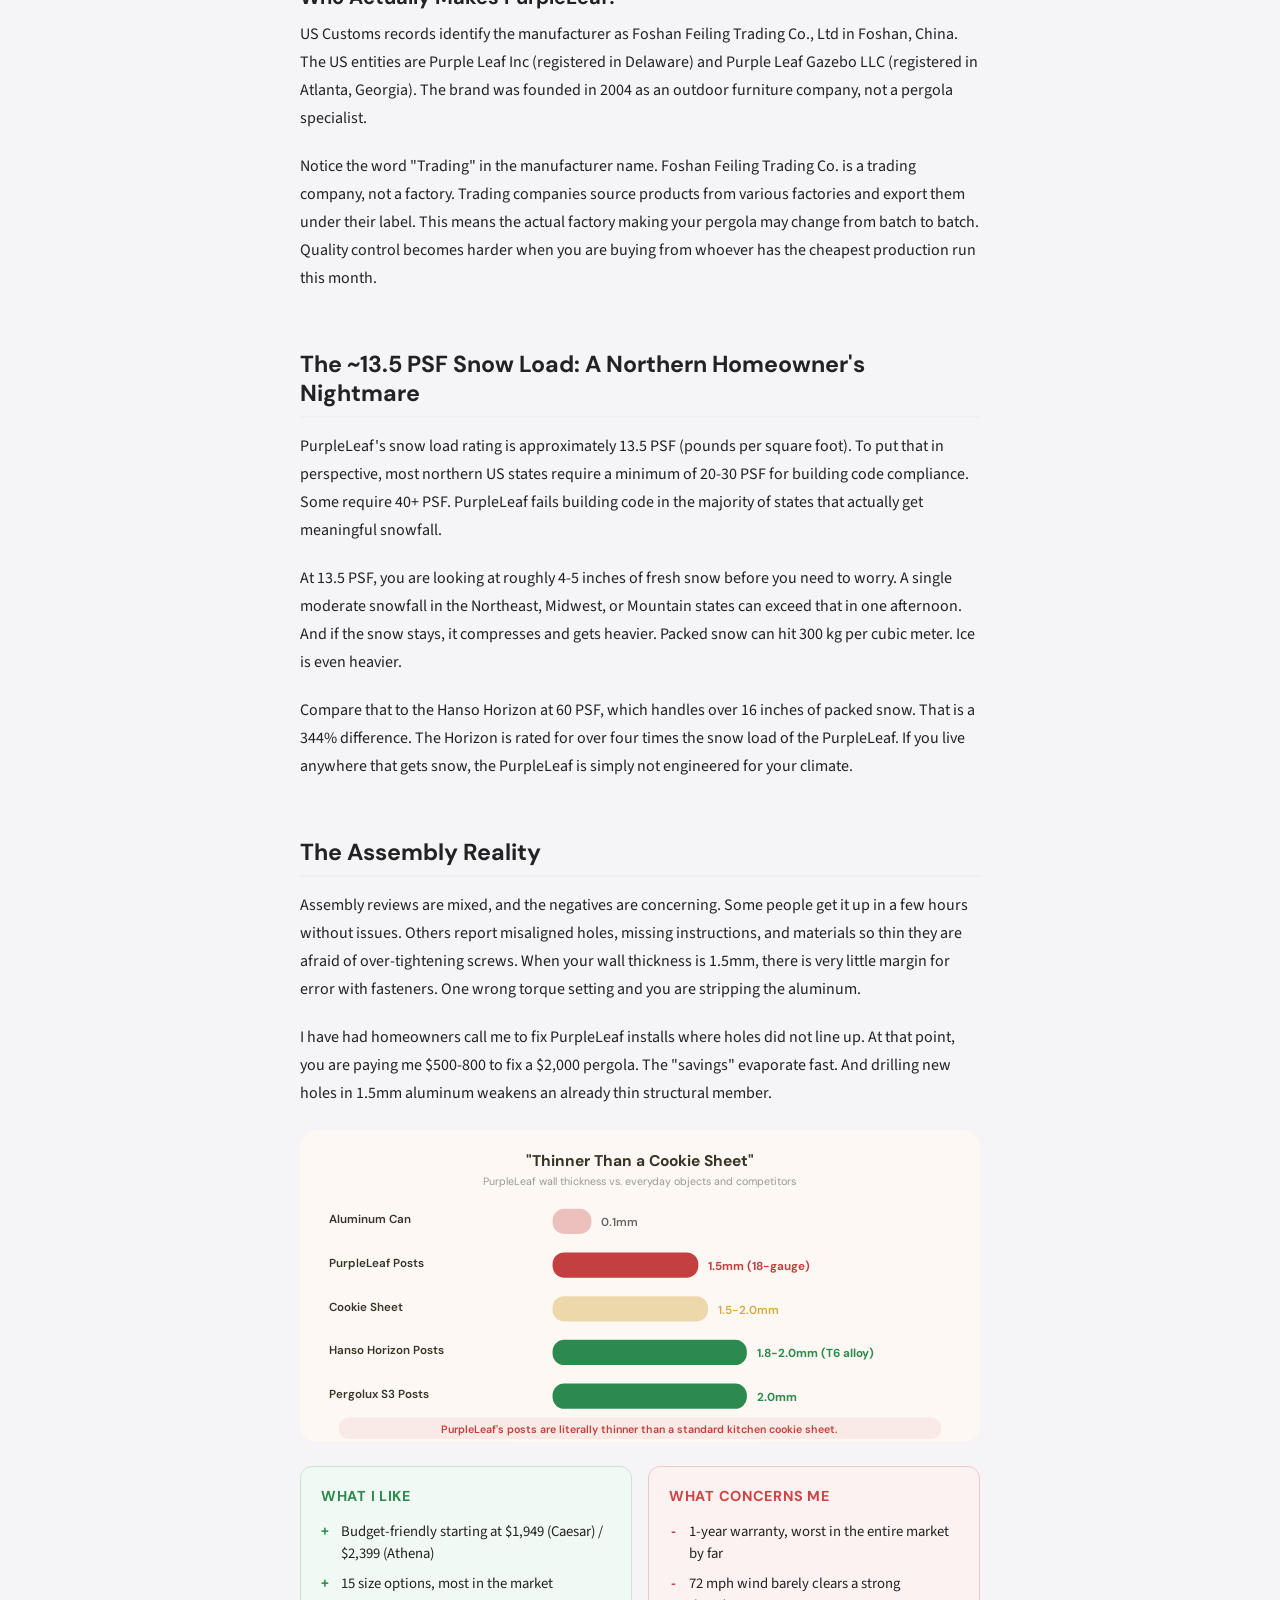
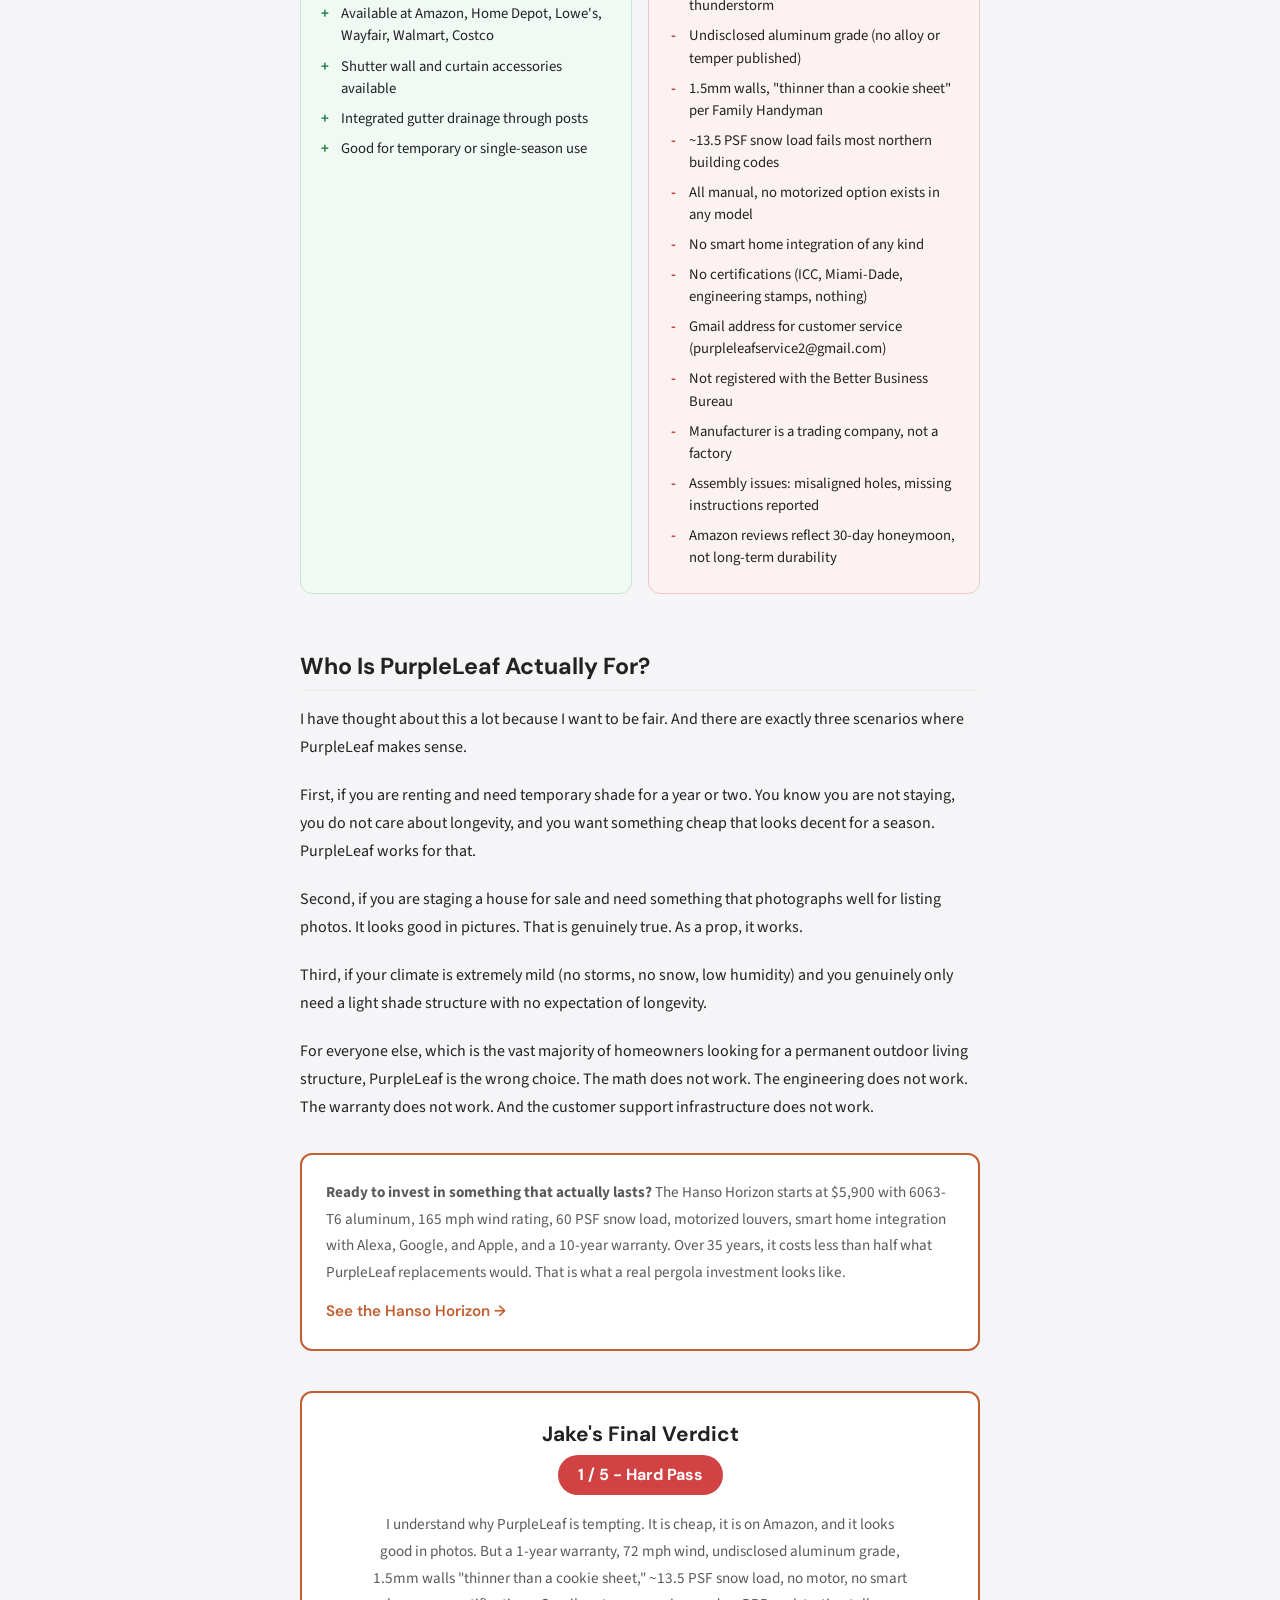
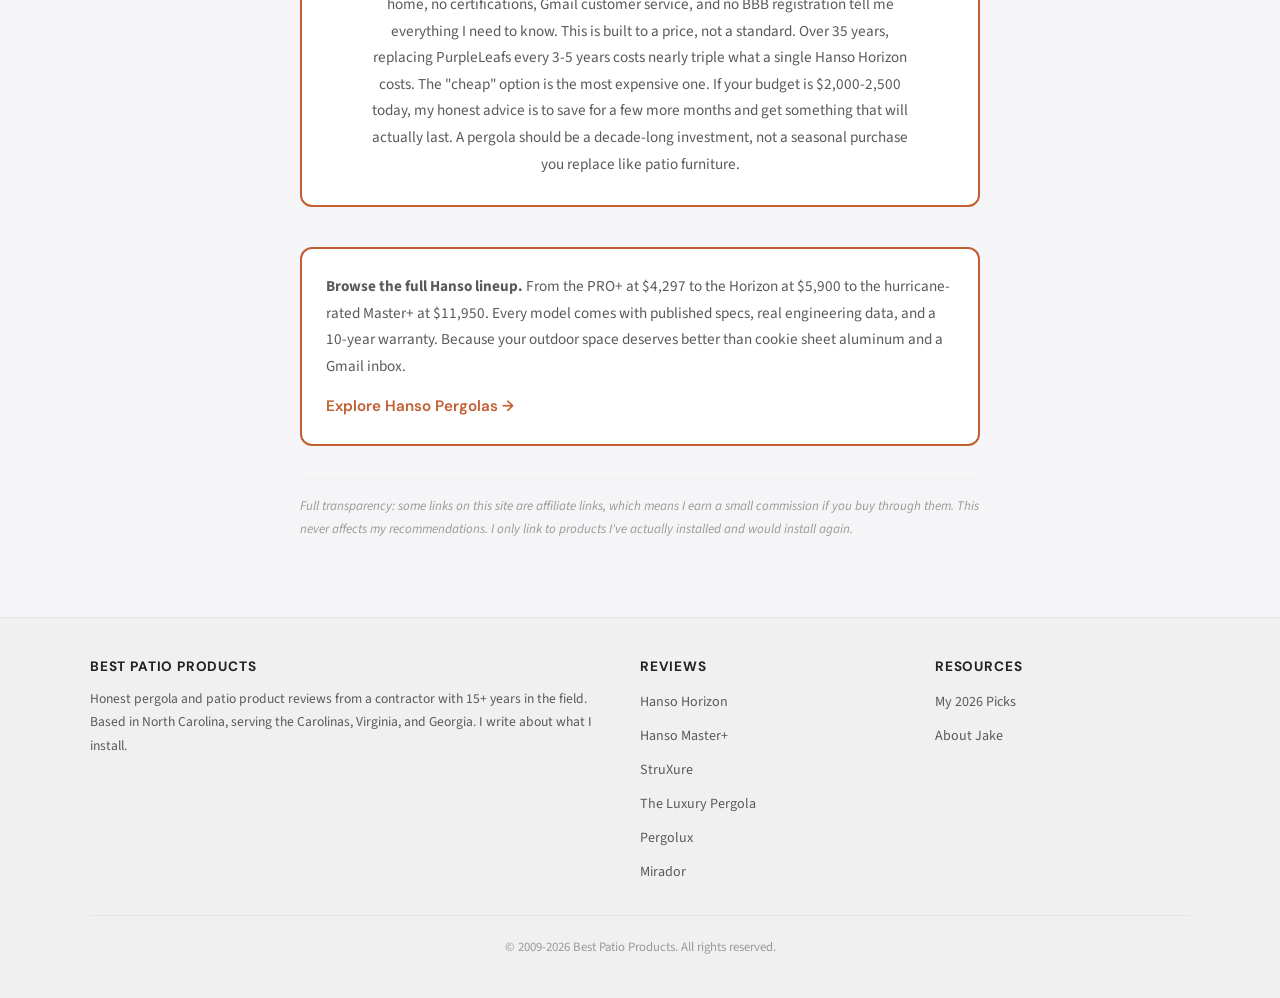
<file: reviews/purpleleaf.html>
<!DOCTYPE html>
<html lang="en">
<head>
  <meta charset="UTF-8">
  <meta name="viewport" content="width=device-width, initial-scale=1.0">
  <title>PurpleLeaf Athena Pergola Review (2026) - The Amazon Bestseller I Won't Install</title>
  <meta name="description" content="Honest PurpleLeaf Athena pergola review from an installer with 15+ years experience. 1-year warranty, 72 mph wind, 1.5mm walls thinner than a cookie sheet, undisclosed aluminum. The complete teardown.">
  <link rel="canonical" href="https://bestpatioproducts.com/reviews/purpleleaf.html">
  <link rel="preconnect" href="https://fonts.googleapis.com">
  <link rel="preconnect" href="https://fonts.gstatic.com" crossorigin>
  <link href="https://fonts.googleapis.com/css2?family=DM+Sans:wght@400;500;600;700;800&family=Source+Sans+3:wght@400;500;600;700&display=swap" rel="stylesheet">
  <link rel="stylesheet" href="../css/style.css?v=1">
  <link rel="icon" href="data:image/svg+xml,<svg xmlns='http://www.w3.org/2000/svg' viewBox='0 0 40 40'><circle cx='20' cy='20' r='18' fill='%23c25e30'/><path d='M14 14l6-4 6 4v12H14z' fill='white' opacity='0.9'/><rect x='18' y='20' width='4' height='6' rx='1' fill='%23c25e30'/></svg>">
  <script type="application/ld+json">
  {
    "@context": "https://schema.org",
    "@type": "Review",
    "itemReviewed": {
      "@type": "Product",
      "name": "PurpleLeaf Athena Louvered Pergola",
      "brand": { "@type": "Brand", "name": "PurpleLeaf" }
    },
    "author": {
      "@type": "Person",
      "name": "Jake Harmon"
    },
    "reviewRating": {
      "@type": "Rating",
      "ratingValue": "1",
      "bestRating": "5",
      "worstRating": "1"
    },
    "publisher": {
      "@type": "Organization",
      "name": "Best Patio Products"
    },
    "datePublished": "2025-12-15",
    "reviewBody": "The Amazon bestseller in louvered pergolas. But a 1-year warranty, 72 mph wind rating, undisclosed aluminum grade, 18-gauge walls thinner than a cookie sheet, no motor, and a Gmail address for customer service make this a hard pass. The most thorough teardown on the internet."
  }
  </script>
</head>
<body>

  <!-- HEADER -->
  <header class="site-header">
    <div class="header-inner">
      <a href="../index.html" class="site-logo">
        <span class="logo-icon">
          <svg width="18" height="18" viewBox="0 0 18 18" fill="none"><path d="M3 6l6-4 6 4v8a1 1 0 01-1 1H4a1 1 0 01-1-1V6z" stroke="white" stroke-width="1.8" fill="none"/><rect x="7" y="10" width="4" height="5" rx="0.5" fill="white"/></svg>
        </span>
        Best Patio Products
      </a>
      <button class="menu-btn" onclick="document.getElementById('drawer').classList.add('open'); document.getElementById('overlay').classList.add('open');">Menu</button>
    </div>
  </header>

  <!-- NAV DRAWER -->
  <div class="nav-drawer-overlay" id="overlay" onclick="this.classList.remove('open'); document.getElementById('drawer').classList.remove('open');"></div>
  <nav class="nav-drawer" id="drawer">
    <button class="drawer-close" onclick="this.parentElement.classList.remove('open'); document.getElementById('overlay').classList.remove('open');">&times;</button>
    <ul class="drawer-nav">
      <li><a href="../index.html">Home</a></li>
      <li><a href="../pergola-rankings.html">My Picks for 2026</a></li>
      <li><a href="hanso-horizon.html">Reviews</a></li>
      <li><a href="../about.html">About Jake</a></li>
    </ul>
  </nav>

  <main class="page-container">
    <div class="content-area">

      <!-- ARTICLE HEADER -->
      <div class="article-header">
        <h1>PurpleLeaf Athena Review: The Amazon Bestseller I Won't Install</h1>
        <div class="article-meta">
          <div class="jake-sm">JH</div>
          <span>Jake Harmon &middot; December 15, 2025 &middot; 12 min read</span>
        </div>
      </div>

      <!-- ARTICLE BODY -->
      <div class="article-body">

        <img src="../images/reviews/bpp-purpleleaf-caesar-bronze.jpg" alt="PurpleLeaf Athena pergola in a garden setting" style="border-radius:12px;margin:24px 0;">
        <p class="img-caption">PurpleLeaf Athena. Looks nice in the Amazon listing. The reality is what this review is about.</p>

        <!-- QUICK TAKE -->
        <div class="quick-take">
          <div class="quick-take-header">
            <span class="quick-take-label">Jake's Quick Take</span>
            <span class="quick-take-verdict verdict-hard-pass">Hard Pass</span>
          </div>
          <p>I get asked about PurpleLeaf constantly because they dominate Amazon search results. I tell clients the same thing every time: a 1-year warranty on an outdoor structure is the manufacturer telling you, in writing, that they do not expect it to last. A 72 mph wind rating means a bad thunderstorm could take it. The aluminum grade is not even disclosed. Wall thickness comes in at 1.5mm (18-gauge), which Family Handyman measured as "thinner than a cookie sheet." There is no motor option, no smart home, no certifications, and customer service runs through a Gmail inbox. This is the only product on this site I rate a Hard Pass. I will not install these, and I will tell you exactly why.</p>
        </div>

        <h2>Why Everyone Asks About PurpleLeaf</h2>

        <p>I understand the appeal. I really do. You search "louvered pergola" on Amazon and PurpleLeaf dominates the results. The Athena starts around $2,399, the Caesar even lower at $1,949, it looks good in photos, and it has thousands of reviews with a 4-star-ish average. For a homeowner doing their own research, it seems like a no-brainer. Why spend $6,000 or $12,000 when you can get something that looks similar for $2,000?</p>

        <p>That question is exactly why I wrote this review. Because the answer is not what PurpleLeaf wants you to think. And it could save you thousands of dollars in the long run.</p>

        <p>But before I tear into the problems, let me say something fair first. Because I always start with what a product does well, even when the list is short.</p>

        <h2>What PurpleLeaf Gets Right</h2>

        <p>PurpleLeaf offers 15 size options across the Caesar and Athena lines. That is the most size flexibility in the budget market. They are available everywhere: Amazon, Home Depot, Lowe's, Wayfair, Walmart, Costco. You can order one with two-day shipping and have it on your doorstep this week. The shutter wall and curtain accessories are a nice touch for privacy. And the integrated gutter drainage through the posts works adequately.</p>

        <p>At $1,949-2,399, the entry price is genuinely the lowest in the louvered pergola market. For someone who needs temporary shade for a single season, renting a house they do not own, or staging a property for sale photos, the price is hard to argue with. I understand why it sells.</p>

        <p>Now let me show you why "cheap to buy" and "cheap to own" are two very different things. Because what I am about to cover should change how you think about this purchase entirely.</p>

        <h2>The 1-Year Warranty: The Most Honest Spec on the Page</h2>

        <p>Let me start where I always start with PurpleLeaf. One year. That is the warranty. On everything. Frame, louvers, hardware, finish, drainage. All of it. One. Year.</p>

        <p>In my 15+ years of installing outdoor structures, warranty length is the single most honest thing a manufacturer tells you about their product. It is the one place they can not bluff, because they have to back it up with real money. So when PurpleLeaf says one year, they are telling you, in legally binding terms, how long they are willing to bet this thing holds together.</p>

        <p>Let me put that number in context against every competitor in the market.</p>

        <!-- SVG 1: Warranty Comparison -->
        <div class="svg-wrap">
          <svg viewBox="0 0 700 380" xmlns="http://www.w3.org/2000/svg" role="img" aria-label="Warranty length comparison across all major brands">
            <rect width="700" height="380" rx="16" fill="#fdf8f3"/>
            <text x="350" y="36" text-anchor="middle" font-family="DM Sans, sans-serif" font-size="16" font-weight="700" fill="#3a3226">Structural Warranty Comparison</text>
            <text x="350" y="56" text-anchor="middle" font-family="DM Sans, sans-serif" font-size="11" fill="#999">How long will the manufacturer stand behind their product?</text>

            <!-- Bars -->
            <text x="30" y="100" font-family="DM Sans, sans-serif" font-size="12" font-weight="600" fill="#3a3226">PurpleLeaf</text>
            <rect x="170" y="85" width="22" height="26" rx="12" fill="#c44040"/>
            <text x="202" y="103" font-family="DM Sans, sans-serif" font-size="12" font-weight="700" fill="#c44040">1 year</text>

            <text x="30" y="145" font-family="DM Sans, sans-serif" font-size="12" font-weight="600" fill="#3a3226">Mirador</text>
            <rect x="170" y="130" width="88" height="26" rx="12" fill="#c44040"/>
            <text x="268" y="148" font-family="DM Sans, sans-serif" font-size="12" font-weight="700" fill="#c44040">4 years</text>

            <text x="30" y="190" font-family="DM Sans, sans-serif" font-size="12" font-weight="600" fill="#3a3226">Pergolux</text>
            <rect x="170" y="175" width="220" height="26" rx="12" fill="#d4a843"/>
            <text x="400" y="193" font-family="DM Sans, sans-serif" font-size="12" font-weight="700" fill="#d4a843">10/5/2 yr split</text>

            <text x="30" y="235" font-family="DM Sans, sans-serif" font-size="12" font-weight="600" fill="#3a3226">Hanso</text>
            <rect x="170" y="220" width="220" height="26" rx="12" fill="#2d8a4e"/>
            <text x="400" y="238" font-family="DM Sans, sans-serif" font-size="12" font-weight="700" fill="#2d8a4e">10 years</text>

            <text x="30" y="280" font-family="DM Sans, sans-serif" font-size="12" font-weight="600" fill="#3a3226">Luxury Pergola</text>
            <rect x="170" y="265" width="440" height="26" rx="12" fill="#2d8a4e"/>
            <text x="620" y="283" font-family="DM Sans, sans-serif" font-size="12" font-weight="700" fill="#2d8a4e">Lifetime</text>

            <text x="30" y="325" font-family="DM Sans, sans-serif" font-size="12" font-weight="600" fill="#3a3226">StruXure</text>
            <rect x="170" y="310" width="440" height="26" rx="12" fill="#2d8a4e"/>
            <text x="620" y="328" font-family="DM Sans, sans-serif" font-size="12" font-weight="700" fill="#2d8a4e">Lifetime</text>

            <!-- Bottom callout -->
            <rect x="40" y="350" width="620" height="24" rx="10" fill="#c44040" opacity="0.08"/>
            <text x="350" y="367" text-anchor="middle" font-family="DM Sans, sans-serif" font-size="12" font-weight="600" fill="#c44040">PurpleLeaf's warranty is 10x shorter than Hanso and 35x+ shorter than StruXure.</text>
          </svg>
        </div>

        <p>Think about what you buy that comes with a 1-year warranty. A toaster. A pair of headphones. A budget phone case. Not a permanent outdoor structure that you expect to use for a decade. The warranty alone tells you everything you need to know about how this product is engineered. It is built to a price, not to a standard.</p>

        <!-- CTA 1 -->
        <div class="article-cta">
          <p><strong>Want a pergola backed by a real warranty?</strong> The Hanso Horizon comes with a 10-year structural warranty and a separate 10-year AkzoNobel coating warranty. That is the kind of confidence you want from a manufacturer who expects their product to last 35+ years.</p>
          <a href="https://hansohome.com" class="cta-link" target="_blank" rel="noopener">See the Hanso Horizon warranty details &rarr;</a>
        </div>

        <h2>"Thinner Than a Cookie Sheet": The Wall Thickness Problem</h2>

        <p>Family Handyman, one of the most respected DIY publications in America, measured PurpleLeaf's wall thickness at 1.5mm (18-gauge). Their exact description was "thinner than a cookie sheet."</p>

        <p>Let me make sure you understand what that means. Go to your kitchen. Open the drawer. Pull out a cookie sheet. Feel how thin that metal is. Now imagine that is the structural backbone of a pergola that is supposed to protect you from rain, wind, snow, and sun for years.</p>

        <p>At 1.5mm, there is almost no margin for error. Over-tighten a screw and you strip the aluminum. Wind load flexes the posts more than thicker walls would allow. Thermal expansion and contraction, which happens every single day as the sun heats the aluminum and the night cools it, puts stress on joints that thin walls can not absorb as well as thick ones.</p>

        <p>For comparison, the Hanso Horizon's posts measure 120mm x 120mm with 1.8-2.0mm wall thickness. That is 20-33% thicker. The beams are 160mm x 95mm at 1.7mm. Every structural member is documented with exact dimensions. PurpleLeaf does not publish these numbers on their website. Family Handyman had to measure them independently. That tells you something about what the manufacturer thinks of their own measurements.</p>

        <h2>72 MPH Wind: What That Actually Means for Your Family</h2>

        <p>PurpleLeaf rates the Athena at 72 mph wind resistance. That is 2 mph below a Category 1 hurricane, which starts at 74 mph. But forget hurricanes. Let me talk about what 72 mph means in everyday weather.</p>

        <p>The National Weather Service issues severe thunderstorm warnings at 58 mph wind gusts. In the Southeast, these happen multiple times every summer. A strong thunderstorm can push 60-70 mph gusts. A derecho, which hit North Carolina in June 2025, pushed 75-85 mph.</p>

        <p>At 72 mph, you have basically zero margin. Your pergola is rated right at the edge of a serious thunderstorm. One storm that is slightly stronger than average and you are watching your $2,400 investment tumble across the yard. Or worse, onto your car, your fence, or into your neighbor's property.</p>

        <p>Now think about the loss aversion angle. What does it cost when a 72 mph pergola fails in a 75 mph storm? Not just the pergola. The damage to your deck from the anchors ripping out. The damage to whatever the pergola hits when it goes. The liability if it damages your neighbor's property. The cost to remove the wreckage. All of it adds up to far more than the price difference between a PurpleLeaf and a properly rated pergola.</p>

        <blockquote>
          <p>"A homeowner in Apex called me last September after a thunderstorm collapsed his PurpleLeaf. The posts bent at the base, the louvers twisted, and two beams broke free. It damaged his composite deck railing and put a dent in his truck bed. The pergola was 14 months old. The warranty had expired by 2 months. The total cost of the damage, including removal and deck repair, was over $4,200. He paid $2,399 for the pergola. He ended up spending $6,600 total for 14 months of shade."</p>
        </blockquote>

        <!-- SVG 2: The Real Cost of PurpleLeaf -->
        <div class="svg-wrap">
          <svg viewBox="0 0 700 420" xmlns="http://www.w3.org/2000/svg" role="img" aria-label="True cost comparison: PurpleLeaf vs Hanso Horizon over time">
            <rect width="700" height="420" rx="16" fill="#fdf8f3"/>
            <text x="350" y="36" text-anchor="middle" font-family="DM Sans, sans-serif" font-size="16" font-weight="700" fill="#3a3226">The True Cost of "Cheap"</text>
            <text x="350" y="56" text-anchor="middle" font-family="DM Sans, sans-serif" font-size="11" fill="#999">Purchase price vs. cost per year of actual use</text>

            <!-- PurpleLeaf scenario -->
            <rect x="40" y="80" width="290" height="290" rx="12" fill="#c44040" opacity="0.06" stroke="#c44040" stroke-width="1"/>
            <text x="185" y="105" text-anchor="middle" font-family="DM Sans, sans-serif" font-size="14" font-weight="700" fill="#c44040">PurpleLeaf Athena</text>
            <text x="185" y="130" text-anchor="middle" font-family="DM Sans, sans-serif" font-size="22" font-weight="800" fill="#3a3226">$2,399</text>
            <text x="185" y="150" text-anchor="middle" font-family="DM Sans, sans-serif" font-size="11" fill="#666">Sticker price</text>

            <text x="60" y="180" font-family="DM Sans, sans-serif" font-size="12" fill="#3a3226">Realistic lifespan: 3-5 years</text>
            <text x="60" y="202" font-family="DM Sans, sans-serif" font-size="12" fill="#3a3226">Cost per year: $480-$800</text>
            <text x="60" y="224" font-family="DM Sans, sans-serif" font-size="12" fill="#3a3226">Warranty coverage: 1 year only</text>
            <text x="60" y="246" font-family="DM Sans, sans-serif" font-size="12" fill="#3a3226">Replacement cost: another $2,399</text>

            <line x1="60" y1="262" x2="310" y2="262" stroke="#e0d5c8" stroke-width="1"/>

            <text x="60" y="282" font-family="DM Sans, sans-serif" font-size="12" font-weight="600" fill="#c44040">35-year cost (7 replacements):</text>
            <text x="60" y="304" font-family="DM Sans, sans-serif" font-size="22" font-weight="800" fill="#c44040">$16,793+</text>
            <text x="60" y="324" font-family="DM Sans, sans-serif" font-size="11" fill="#666">Plus removal/disposal costs each time</text>
            <text x="60" y="344" font-family="DM Sans, sans-serif" font-size="11" fill="#666">Plus potential storm damage costs</text>

            <!-- Horizon scenario -->
            <rect x="370" y="80" width="290" height="290" rx="12" fill="#2d8a4e" opacity="0.06" stroke="#2d8a4e" stroke-width="1"/>
            <text x="515" y="105" text-anchor="middle" font-family="DM Sans, sans-serif" font-size="14" font-weight="700" fill="#2d8a4e">Hanso Horizon</text>
            <text x="515" y="130" text-anchor="middle" font-family="DM Sans, sans-serif" font-size="22" font-weight="800" fill="#3a3226">$5,900</text>
            <text x="515" y="150" text-anchor="middle" font-family="DM Sans, sans-serif" font-size="11" fill="#666">One-time purchase</text>

            <text x="390" y="180" font-family="DM Sans, sans-serif" font-size="12" fill="#3a3226">Expected lifespan: 35+ years</text>
            <text x="390" y="202" font-family="DM Sans, sans-serif" font-size="12" fill="#3a3226">Cost per year: $169</text>
            <text x="390" y="224" font-family="DM Sans, sans-serif" font-size="12" fill="#3a3226">Warranty: 10yr structure + 10yr coating</text>
            <text x="390" y="246" font-family="DM Sans, sans-serif" font-size="12" fill="#3a3226">Replacement: not needed</text>

            <line x1="390" y1="262" x2="640" y2="262" stroke="#e0d5c8" stroke-width="1"/>

            <text x="390" y="282" font-family="DM Sans, sans-serif" font-size="12" font-weight="600" fill="#2d8a4e">35-year cost:</text>
            <text x="390" y="304" font-family="DM Sans, sans-serif" font-size="22" font-weight="800" fill="#2d8a4e">$5,900</text>
            <text x="390" y="324" font-family="DM Sans, sans-serif" font-size="11" fill="#666">Cat 5 hurricane rated the entire time</text>
            <text x="390" y="344" font-family="DM Sans, sans-serif" font-size="11" fill="#666">Smart home, motorized, T6 aluminum</text>

            <!-- Bottom callout -->
            <rect x="40" y="382" width="620" height="28" rx="10" fill="#3a3226" opacity="0.06"/>
            <text x="350" y="401" text-anchor="middle" font-family="DM Sans, sans-serif" font-size="13" font-weight="700" fill="#3a3226">PurpleLeaf costs nearly 3x MORE than the Horizon over 35 years.</text>
          </svg>
        </div>

        <h2>The Mystery Aluminum</h2>

        <p>Every serious pergola manufacturer publishes their aluminum grade. Hanso uses 6063-T6 on the Horizon and Master+. Pergolux uses 6063-T5. The Luxury Pergola uses 6063-T6. PurpleLeaf? They just say "powder-coated aluminum." No grade. No alloy designation. No tensile strength data. No temper. Nothing.</p>

        <p>When a manufacturer does not tell you the aluminum grade, it usually means they are using the cheapest available. Combined with 1.5mm wall thickness, you are looking at the structural equivalent of building a permanent outdoor structure out of aluminum foil. That is an exaggeration, but only slightly. At 18-gauge, these walls are thinner than some of the tin cans in your pantry.</p>

        <p>The difference matters because aluminum grade determines how much force the metal can withstand before it permanently deforms. Cheap, untempered aluminum bends easier and stays bent. Quality 6063-T6 aluminum (like the Horizon uses) has a tensile yield strength of 170 MPa. Without knowing PurpleLeaf's grade, I can not even calculate whether their 72 mph wind claim is achievable with those wall thicknesses. And neither can a structural engineer reviewing it for a permit.</p>

        <h2>All Manual, All the Time</h2>

        <p>Every PurpleLeaf pergola is manually operated. No motor option exists. Not as a standard feature, not as an upgrade. You physically crank or adjust the louvers by hand every single time.</p>

        <p>In 2026, when the Hanso Horizon offers smart home integration with Alexa, Google Home, and Apple Home at $5,900, and even Pergolux's motorized Sundream comes with Matter smart home integration, PurpleLeaf's all-manual approach feels like selling a flip phone in the smartphone era. It works, but it is a generational gap in convenience and functionality.</p>

        <p>And it is not just about convenience. Motorized louvers respond to rain sensors, closing automatically when a storm hits. Manual louvers stay in whatever position you left them. If a sudden downpour catches you away from home with the louvers open, everything underneath gets soaked. Your furniture. Your outdoor rug. Your electronics. All because there was no motor to close the louvers when the weather changed.</p>

        <h2>Why Amazon Reviews Mislead on Outdoor Structures</h2>

        <p>This is important and not enough people talk about it. Amazon reviews are great for products you use in the first week. They are terrible for products that need to survive years of outdoor exposure.</p>

        <p>Here is the problem. Amazon incentivizes early reviews through programs like Vine, and the review algorithm pushes recent reviews to the top. Most PurpleLeaf reviews are written within the first 30 days. "Looks great! Easy assembly! Love it!" They are reviewing the unboxing experience, not the product's durability.</p>

        <p>Nobody writes an Amazon review 18 months later when the louver pivots start sticking. Nobody updates their 5-star review after the second hurricane season when the posts have developed a slight lean. Nobody goes back to change their rating when the powder coating starts chalking in year two.</p>

        <p>The real test of an outdoor structure is not month one. It is year three. Year five. Year eight. And by the time PurpleLeaf customers discover the problems, the review window has long closed and the next wave of buyers is reading 30-day-old reviews from new customers who are still in the honeymoon phase.</p>

        <blockquote>
          <p>"Unless you expect the item to last no more than one season, not to purchase." That is a direct quote from a PurpleLeaf customer on Trustpilot. But good luck finding that review when the Amazon listing shows 4.3 stars from fresh buyers who have not survived their first storm season yet.</p>
        </blockquote>

        <!-- SVG 3: PurpleLeaf vs Horizon Full Comparison -->
        <div class="svg-wrap">
          <svg viewBox="0 0 700 530" xmlns="http://www.w3.org/2000/svg" role="img" aria-label="PurpleLeaf Athena vs Hanso Horizon complete specification comparison">
            <rect width="700" height="530" rx="16" fill="#fdf8f3"/>
            <text x="350" y="36" text-anchor="middle" font-family="DM Sans, sans-serif" font-size="16" font-weight="700" fill="#3a3226">PurpleLeaf Athena vs. Hanso Horizon: Everything That Matters</text>
            <text x="350" y="56" text-anchor="middle" font-family="DM Sans, sans-serif" font-size="11" fill="#999">The specs that determine whether your pergola survives</text>

            <!-- Column headers -->
            <text x="30" y="90" font-family="DM Sans, sans-serif" font-size="11" font-weight="700" fill="#999">SPEC</text>
            <text x="260" y="90" font-family="DM Sans, sans-serif" font-size="11" font-weight="700" fill="#999">PURPLELEAF</text>
            <text x="480" y="90" font-family="DM Sans, sans-serif" font-size="11" font-weight="700" fill="#999">HANSO HORIZON</text>
            <line x1="30" y1="100" x2="670" y2="100" stroke="#e0d5c8" stroke-width="1"/>

            <!-- Wind -->
            <text x="30" y="130" font-family="DM Sans, sans-serif" font-size="13" font-weight="600" fill="#3a3226">Wind Rating</text>
            <rect x="260" y="114" width="80" height="26" rx="12" fill="#c44040" opacity="0.15"/>
            <text x="300" y="132" text-anchor="middle" font-family="DM Sans, sans-serif" font-size="12" font-weight="700" fill="#c44040">72 mph</text>
            <rect x="480" y="114" width="80" height="26" rx="12" fill="#2d8a4e" opacity="0.15"/>
            <text x="520" y="132" text-anchor="middle" font-family="DM Sans, sans-serif" font-size="12" font-weight="700" fill="#2d8a4e">165 mph</text>

            <!-- Aluminum -->
            <text x="30" y="175" font-family="DM Sans, sans-serif" font-size="13" font-weight="600" fill="#3a3226">Aluminum Grade</text>
            <rect x="260" y="159" width="100" height="26" rx="12" fill="#c44040" opacity="0.15"/>
            <text x="310" y="177" text-anchor="middle" font-family="DM Sans, sans-serif" font-size="12" font-weight="700" fill="#c44040">Undisclosed</text>
            <rect x="480" y="159" width="80" height="26" rx="12" fill="#2d8a4e" opacity="0.15"/>
            <text x="520" y="177" text-anchor="middle" font-family="DM Sans, sans-serif" font-size="12" font-weight="700" fill="#2d8a4e">6063-T6</text>

            <!-- Wall Thickness -->
            <text x="30" y="220" font-family="DM Sans, sans-serif" font-size="13" font-weight="600" fill="#3a3226">Wall Thickness</text>
            <rect x="260" y="204" width="120" height="26" rx="12" fill="#c44040" opacity="0.15"/>
            <text x="320" y="222" text-anchor="middle" font-family="DM Sans, sans-serif" font-size="12" font-weight="700" fill="#c44040">1.5mm (18-ga)</text>
            <rect x="480" y="204" width="100" height="26" rx="12" fill="#2d8a4e" opacity="0.15"/>
            <text x="530" y="222" text-anchor="middle" font-family="DM Sans, sans-serif" font-size="12" font-weight="700" fill="#2d8a4e">1.8-2.0mm</text>

            <!-- Warranty -->
            <text x="30" y="265" font-family="DM Sans, sans-serif" font-size="13" font-weight="600" fill="#3a3226">Warranty</text>
            <rect x="260" y="249" width="70" height="26" rx="12" fill="#c44040" opacity="0.15"/>
            <text x="295" y="267" text-anchor="middle" font-family="DM Sans, sans-serif" font-size="12" font-weight="700" fill="#c44040">1 year</text>
            <rect x="480" y="249" width="80" height="26" rx="12" fill="#2d8a4e" opacity="0.15"/>
            <text x="520" y="267" text-anchor="middle" font-family="DM Sans, sans-serif" font-size="12" font-weight="700" fill="#2d8a4e">10 years</text>

            <!-- Snow -->
            <text x="30" y="310" font-family="DM Sans, sans-serif" font-size="13" font-weight="600" fill="#3a3226">Snow Load</text>
            <rect x="260" y="294" width="90" height="26" rx="12" fill="#c44040" opacity="0.15"/>
            <text x="305" y="312" text-anchor="middle" font-family="DM Sans, sans-serif" font-size="12" font-weight="700" fill="#c44040">~13.5 PSF</text>
            <rect x="480" y="294" width="70" height="26" rx="12" fill="#2d8a4e" opacity="0.15"/>
            <text x="515" y="312" text-anchor="middle" font-family="DM Sans, sans-serif" font-size="12" font-weight="700" fill="#2d8a4e">60 PSF</text>

            <!-- Motor -->
            <text x="30" y="355" font-family="DM Sans, sans-serif" font-size="13" font-weight="600" fill="#3a3226">Motorized</text>
            <rect x="260" y="339" width="130" height="26" rx="12" fill="#c44040" opacity="0.15"/>
            <text x="325" y="357" text-anchor="middle" font-family="DM Sans, sans-serif" font-size="12" font-weight="700" fill="#c44040">No (all manual)</text>
            <rect x="480" y="339" width="100" height="26" rx="12" fill="#2d8a4e" opacity="0.15"/>
            <text x="530" y="357" text-anchor="middle" font-family="DM Sans, sans-serif" font-size="12" font-weight="700" fill="#2d8a4e">Yes, smart app</text>

            <!-- Smart Home -->
            <text x="30" y="400" font-family="DM Sans, sans-serif" font-size="13" font-weight="600" fill="#3a3226">Smart Home</text>
            <rect x="260" y="384" width="50" height="26" rx="12" fill="#c44040" opacity="0.15"/>
            <text x="285" y="402" text-anchor="middle" font-family="DM Sans, sans-serif" font-size="12" font-weight="700" fill="#c44040">None</text>
            <rect x="480" y="384" width="130" height="26" rx="12" fill="#2d8a4e" opacity="0.15"/>
            <text x="545" y="402" text-anchor="middle" font-family="DM Sans, sans-serif" font-size="12" font-weight="700" fill="#2d8a4e">Alexa/Google/Apple</text>

            <!-- Certifications -->
            <text x="30" y="445" font-family="DM Sans, sans-serif" font-size="13" font-weight="600" fill="#3a3226">Certifications</text>
            <rect x="260" y="429" width="50" height="26" rx="12" fill="#c44040" opacity="0.15"/>
            <text x="285" y="447" text-anchor="middle" font-family="DM Sans, sans-serif" font-size="12" font-weight="700" fill="#c44040">None</text>
            <rect x="480" y="429" width="130" height="26" rx="12" fill="#2d8a4e" opacity="0.15"/>
            <text x="545" y="447" text-anchor="middle" font-family="DM Sans, sans-serif" font-size="12" font-weight="700" fill="#2d8a4e">IBC 2024 compliant</text>

            <!-- Coating -->
            <text x="30" y="490" font-family="DM Sans, sans-serif" font-size="13" font-weight="600" fill="#3a3226">Coating</text>
            <rect x="260" y="474" width="100" height="26" rx="12" fill="#c44040" opacity="0.15"/>
            <text x="310" y="492" text-anchor="middle" font-family="DM Sans, sans-serif" font-size="12" font-weight="700" fill="#c44040">Basic powder</text>
            <rect x="480" y="474" width="130" height="26" rx="12" fill="#2d8a4e" opacity="0.15"/>
            <text x="545" y="492" text-anchor="middle" font-family="DM Sans, sans-serif" font-size="12" font-weight="700" fill="#2d8a4e">AkzoNobel 10yr</text>
          </svg>
        </div>

        <!-- CTA 2 -->
        <div class="article-cta">
          <p><strong>Budget does not have to mean disposable.</strong> The Hanso Horizon starts at $5,900 with T6 aluminum, 165 mph wind, 60 PSF snow load, motorized louvers, smart home integration, and a 10-year warranty. It costs $3,501 more than a PurpleLeaf, but over 35 years it saves you over $10,000 compared to replacing PurpleLeafs every 3-5 years.</p>
          <a href="https://hansohome.com" class="cta-link" target="_blank" rel="noopener">Compare Hanso models &rarr;</a>
        </div>

        <h2>The Customer Service Red Flags</h2>

        <p>PurpleLeaf's customer service email is a Gmail address. Let that sink in. A company selling thousands of outdoor structures through every major retailer in America uses purpleleafservice2@gmail.com as their support channel. Not even a custom domain email. A Gmail inbox. The "2" in the address suggests there might be a "1" that got too full.</p>

        <p>No phone support. No live chat. No ticketing system. Just a Gmail inbox that may or may not get back to you within a reasonable timeframe.</p>

        <p>They are also not registered with the Better Business Bureau. Not that they have a bad rating. They are just not listed at all. For a company doing this volume of business on Amazon and through major retailers like Home Depot, Lowe's, Wayfair, and Walmart, the complete absence of any BBB presence is remarkable. Most legitimate companies at least register, even if they have some complaints.</p>

        <h3>Who Actually Makes PurpleLeaf?</h3>

        <p>US Customs records identify the manufacturer as Foshan Feiling Trading Co., Ltd in Foshan, China. The US entities are Purple Leaf Inc (registered in Delaware) and Purple Leaf Gazebo LLC (registered in Atlanta, Georgia). The brand was founded in 2004 as an outdoor furniture company, not a pergola specialist.</p>

        <p>Notice the word "Trading" in the manufacturer name. Foshan Feiling Trading Co. is a trading company, not a factory. Trading companies source products from various factories and export them under their label. This means the actual factory making your pergola may change from batch to batch. Quality control becomes harder when you are buying from whoever has the cheapest production run this month.</p>

        <h2>The ~13.5 PSF Snow Load: A Northern Homeowner's Nightmare</h2>

        <p>PurpleLeaf's snow load rating is approximately 13.5 PSF (pounds per square foot). To put that in perspective, most northern US states require a minimum of 20-30 PSF for building code compliance. Some require 40+ PSF. PurpleLeaf fails building code in the majority of states that actually get meaningful snowfall.</p>

        <p>At 13.5 PSF, you are looking at roughly 4-5 inches of fresh snow before you need to worry. A single moderate snowfall in the Northeast, Midwest, or Mountain states can exceed that in one afternoon. And if the snow stays, it compresses and gets heavier. Packed snow can hit 300 kg per cubic meter. Ice is even heavier.</p>

        <p>Compare that to the Hanso Horizon at 60 PSF, which handles over 16 inches of packed snow. That is a 344% difference. The Horizon is rated for over four times the snow load of the PurpleLeaf. If you live anywhere that gets snow, the PurpleLeaf is simply not engineered for your climate.</p>

        <h2>The Assembly Reality</h2>

        <p>Assembly reviews are mixed, and the negatives are concerning. Some people get it up in a few hours without issues. Others report misaligned holes, missing instructions, and materials so thin they are afraid of over-tightening screws. When your wall thickness is 1.5mm, there is very little margin for error with fasteners. One wrong torque setting and you are stripping the aluminum.</p>

        <p>I have had homeowners call me to fix PurpleLeaf installs where holes did not line up. At that point, you are paying me $500-800 to fix a $2,000 pergola. The "savings" evaporate fast. And drilling new holes in 1.5mm aluminum weakens an already thin structural member.</p>

        <!-- SVG 4: The Cookie Sheet Comparison -->
        <div class="svg-wrap">
          <svg viewBox="0 0 700 320" xmlns="http://www.w3.org/2000/svg" role="img" aria-label="Wall thickness comparison with everyday objects">
            <rect width="700" height="320" rx="16" fill="#fdf8f3"/>
            <text x="350" y="36" text-anchor="middle" font-family="DM Sans, sans-serif" font-size="16" font-weight="700" fill="#3a3226">"Thinner Than a Cookie Sheet"</text>
            <text x="350" y="56" text-anchor="middle" font-family="DM Sans, sans-serif" font-size="11" fill="#999">PurpleLeaf wall thickness vs. everyday objects and competitors</text>

            <!-- Scale -->
            <text x="30" y="95" font-family="DM Sans, sans-serif" font-size="12" font-weight="600" fill="#3a3226">Aluminum Can</text>
            <rect x="260" y="80" width="40" height="26" rx="12" fill="#c44040" opacity="0.3"/>
            <text x="310" y="98" font-family="DM Sans, sans-serif" font-size="12" font-weight="600" fill="#666">0.1mm</text>

            <text x="30" y="140" font-family="DM Sans, sans-serif" font-size="12" font-weight="600" fill="#3a3226">PurpleLeaf Posts</text>
            <rect x="260" y="125" width="150" height="26" rx="12" fill="#c44040"/>
            <text x="420" y="143" font-family="DM Sans, sans-serif" font-size="12" font-weight="700" fill="#c44040">1.5mm (18-gauge)</text>

            <text x="30" y="185" font-family="DM Sans, sans-serif" font-size="12" font-weight="600" fill="#3a3226">Cookie Sheet</text>
            <rect x="260" y="170" width="160" height="26" rx="12" fill="#d4a843" opacity="0.4"/>
            <text x="430" y="188" font-family="DM Sans, sans-serif" font-size="12" font-weight="600" fill="#d4a843">1.5-2.0mm</text>

            <text x="30" y="230" font-family="DM Sans, sans-serif" font-size="12" font-weight="600" fill="#3a3226">Hanso Horizon Posts</text>
            <rect x="260" y="215" width="200" height="26" rx="12" fill="#2d8a4e"/>
            <text x="470" y="233" font-family="DM Sans, sans-serif" font-size="12" font-weight="700" fill="#2d8a4e">1.8-2.0mm (T6 alloy)</text>

            <text x="30" y="275" font-family="DM Sans, sans-serif" font-size="12" font-weight="600" fill="#3a3226">Pergolux S3 Posts</text>
            <rect x="260" y="260" width="200" height="26" rx="12" fill="#2d8a4e"/>
            <text x="470" y="278" font-family="DM Sans, sans-serif" font-size="12" font-weight="700" fill="#2d8a4e">2.0mm</text>

            <!-- Bottom callout -->
            <rect x="40" y="295" width="620" height="22" rx="10" fill="#c44040" opacity="0.08"/>
            <text x="350" y="311" text-anchor="middle" font-family="DM Sans, sans-serif" font-size="11" font-weight="600" fill="#c44040">PurpleLeaf's posts are literally thinner than a standard kitchen cookie sheet.</text>
          </svg>
        </div>

        <!-- PROS/CONS -->
        <div class="pros-cons">
          <div class="pros">
            <h4>What I Like</h4>
            <ul>
              <li>Budget-friendly starting at $1,949 (Caesar) / $2,399 (Athena)</li>
              <li>15 size options, most in the market</li>
              <li>Available at Amazon, Home Depot, Lowe's, Wayfair, Walmart, Costco</li>
              <li>Shutter wall and curtain accessories available</li>
              <li>Integrated gutter drainage through posts</li>
              <li>Good for temporary or single-season use</li>
            </ul>
          </div>
          <div class="cons">
            <h4>What Concerns Me</h4>
            <ul>
              <li>1-year warranty, worst in the entire market by far</li>
              <li>72 mph wind barely clears a strong thunderstorm</li>
              <li>Undisclosed aluminum grade (no alloy or temper published)</li>
              <li>1.5mm walls, "thinner than a cookie sheet" per Family Handyman</li>
              <li>~13.5 PSF snow load fails most northern building codes</li>
              <li>All manual, no motorized option exists in any model</li>
              <li>No smart home integration of any kind</li>
              <li>No certifications (ICC, Miami-Dade, engineering stamps, nothing)</li>
              <li>Gmail address for customer service (purpleleafservice2@gmail.com)</li>
              <li>Not registered with the Better Business Bureau</li>
              <li>Manufacturer is a trading company, not a factory</li>
              <li>Assembly issues: misaligned holes, missing instructions reported</li>
              <li>Amazon reviews reflect 30-day honeymoon, not long-term durability</li>
            </ul>
          </div>
        </div>

        <h2>Who Is PurpleLeaf Actually For?</h2>

        <p>I have thought about this a lot because I want to be fair. And there are exactly three scenarios where PurpleLeaf makes sense.</p>

        <p>First, if you are renting and need temporary shade for a year or two. You know you are not staying, you do not care about longevity, and you want something cheap that looks decent for a season. PurpleLeaf works for that.</p>

        <p>Second, if you are staging a house for sale and need something that photographs well for listing photos. It looks good in pictures. That is genuinely true. As a prop, it works.</p>

        <p>Third, if your climate is extremely mild (no storms, no snow, low humidity) and you genuinely only need a light shade structure with no expectation of longevity.</p>

        <p>For everyone else, which is the vast majority of homeowners looking for a permanent outdoor living structure, PurpleLeaf is the wrong choice. The math does not work. The engineering does not work. The warranty does not work. And the customer support infrastructure does not work.</p>

        <!-- CTA 3 -->
        <div class="article-cta">
          <p><strong>Ready to invest in something that actually lasts?</strong> The Hanso Horizon starts at $5,900 with 6063-T6 aluminum, 165 mph wind rating, 60 PSF snow load, motorized louvers, smart home integration with Alexa, Google, and Apple, and a 10-year warranty. Over 35 years, it costs less than half what PurpleLeaf replacements would. That is what a real pergola investment looks like.</p>
          <a href="https://hansohome.com" class="cta-link" target="_blank" rel="noopener">See the Hanso Horizon &rarr;</a>
        </div>

        <!-- VERDICT BOX -->
        <div class="verdict-box">
          <h3>Jake's Final Verdict</h3>
          <div class="verdict-rating verdict-hard-pass">1 / 5 - Hard Pass</div>
          <p>I understand why PurpleLeaf is tempting. It is cheap, it is on Amazon, and it looks good in photos. But a 1-year warranty, 72 mph wind, undisclosed aluminum grade, 1.5mm walls "thinner than a cookie sheet," ~13.5 PSF snow load, no motor, no smart home, no certifications, Gmail customer service, and no BBB registration tell me everything I need to know. This is built to a price, not a standard. Over 35 years, replacing PurpleLeafs every 3-5 years costs nearly triple what a single Hanso Horizon costs. The "cheap" option is the most expensive one. If your budget is $2,000-2,500 today, my honest advice is to save for a few more months and get something that will actually last. A pergola should be a decade-long investment, not a seasonal purchase you replace like patio furniture.</p>
        </div>

        <!-- CTA 4 -->
        <div class="article-cta">
          <p><strong>Browse the full Hanso lineup.</strong> From the PRO+ at $4,297 to the Horizon at $5,900 to the hurricane-rated Master+ at $11,950. Every model comes with published specs, real engineering data, and a 10-year warranty. Because your outdoor space deserves better than cookie sheet aluminum and a Gmail inbox.</p>
          <a href="https://hansohome.com" class="cta-link" target="_blank" rel="noopener">Explore Hanso Pergolas &rarr;</a>
        </div>

        <!-- DISCLOSURE -->
        <p class="disclosure">Full transparency: some links on this site are affiliate links, which means I earn a small commission if you buy through them. This never affects my recommendations. I only link to products I've actually installed and would install again.</p>

      </div>
    </div>
  </main>

  <!-- FOOTER -->
  <footer class="site-footer">
    <div class="footer-inner">
      <div class="footer-about">
        <h4>Best Patio Products</h4>
        <p>Honest pergola and patio product reviews from a contractor with 15+ years in the field. Based in North Carolina, serving the Carolinas, Virginia, and Georgia. I write about what I install.</p>
      </div>
      <div class="footer-links">
        <h4>Reviews</h4>
        <ul>
          <li><a href="hanso-horizon.html">Hanso Horizon</a></li>
          <li><a href="hanso-master-plus.html">Hanso Master+</a></li>
          <li><a href="struxure.html">StruXure</a></li>
          <li><a href="luxury-pergola.html">The Luxury Pergola</a></li>
          <li><a href="pergolux.html">Pergolux</a></li>
          <li><a href="mirador.html">Mirador</a></li>
        </ul>
      </div>
      <div class="footer-links">
        <h4>Resources</h4>
        <ul>
          <li><a href="../pergola-rankings.html">My 2026 Picks</a></li>
          <li><a href="../about.html">About Jake</a></li>
        </ul>
      </div>
    </div>
    <div class="footer-bottom">
      &copy; 2009-2026 Best Patio Products. All rights reserved.
    </div>
  </footer>

</body>
</html>
</file>
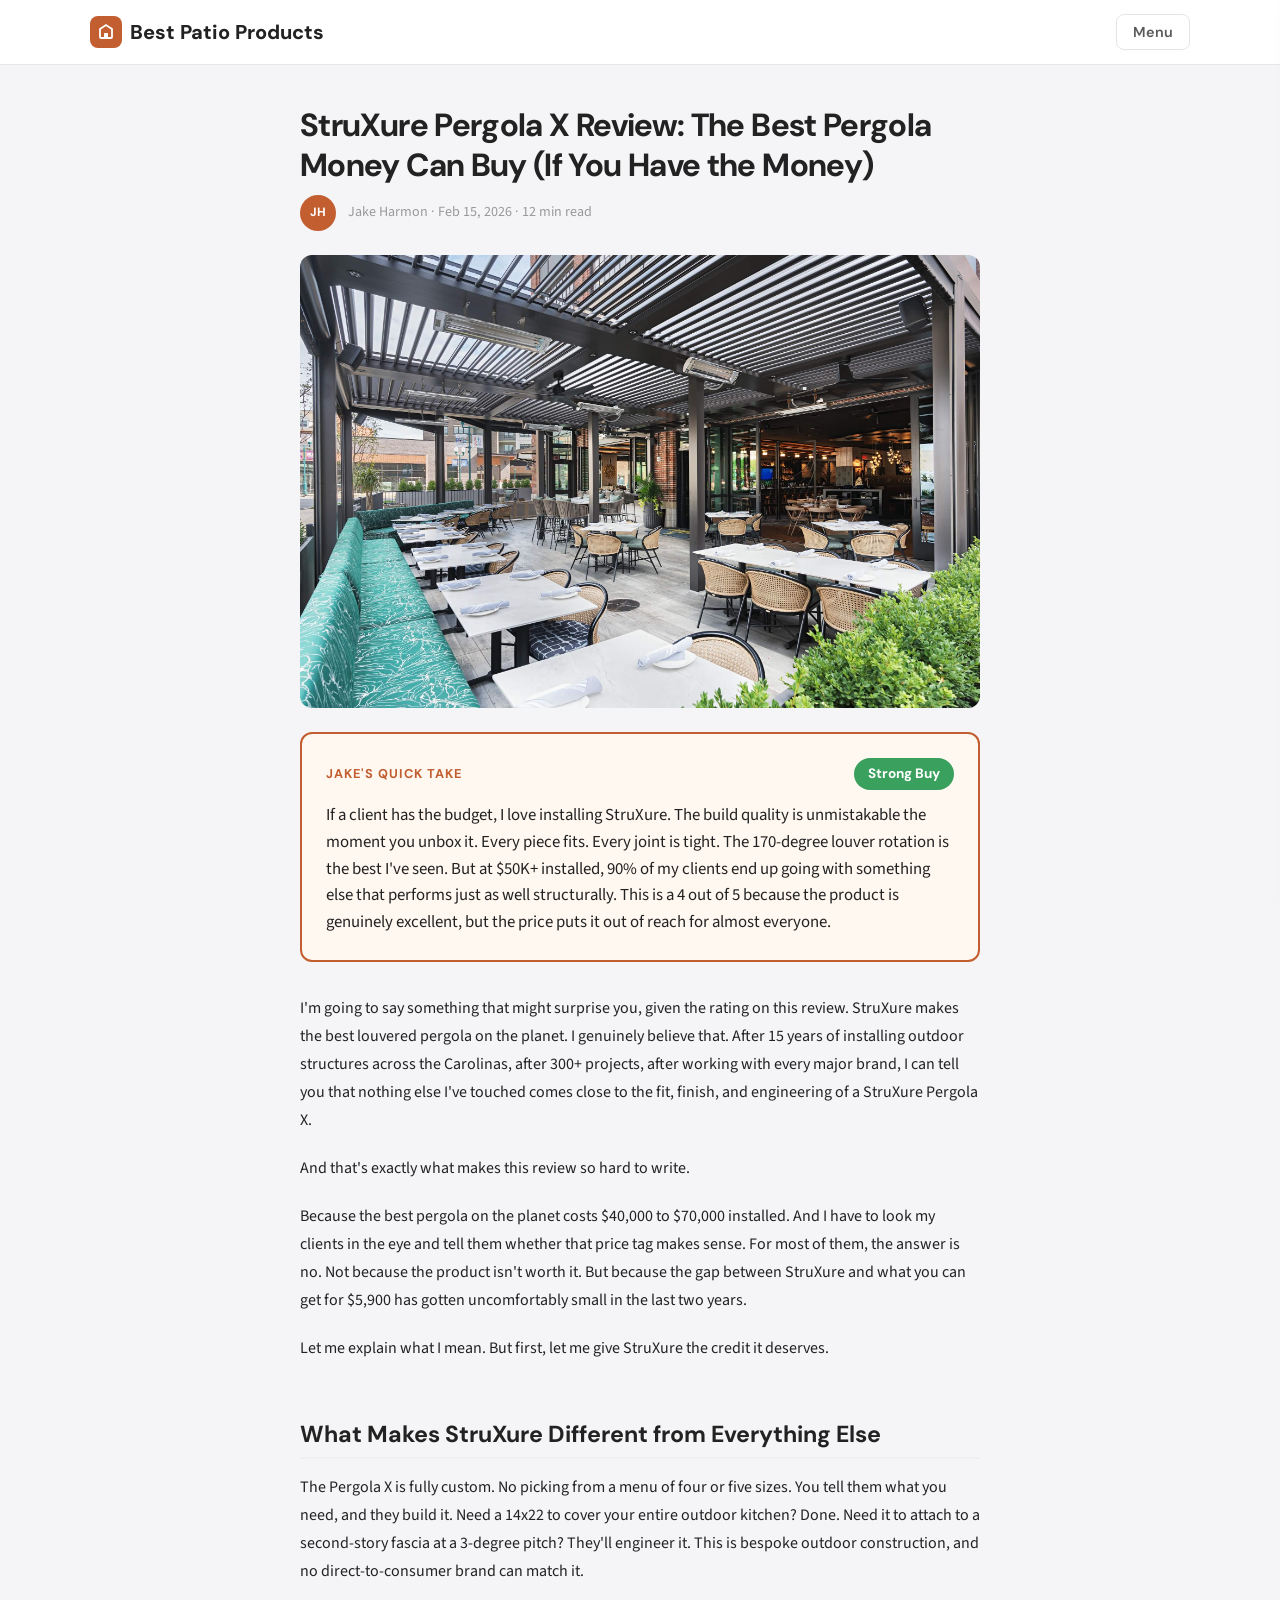
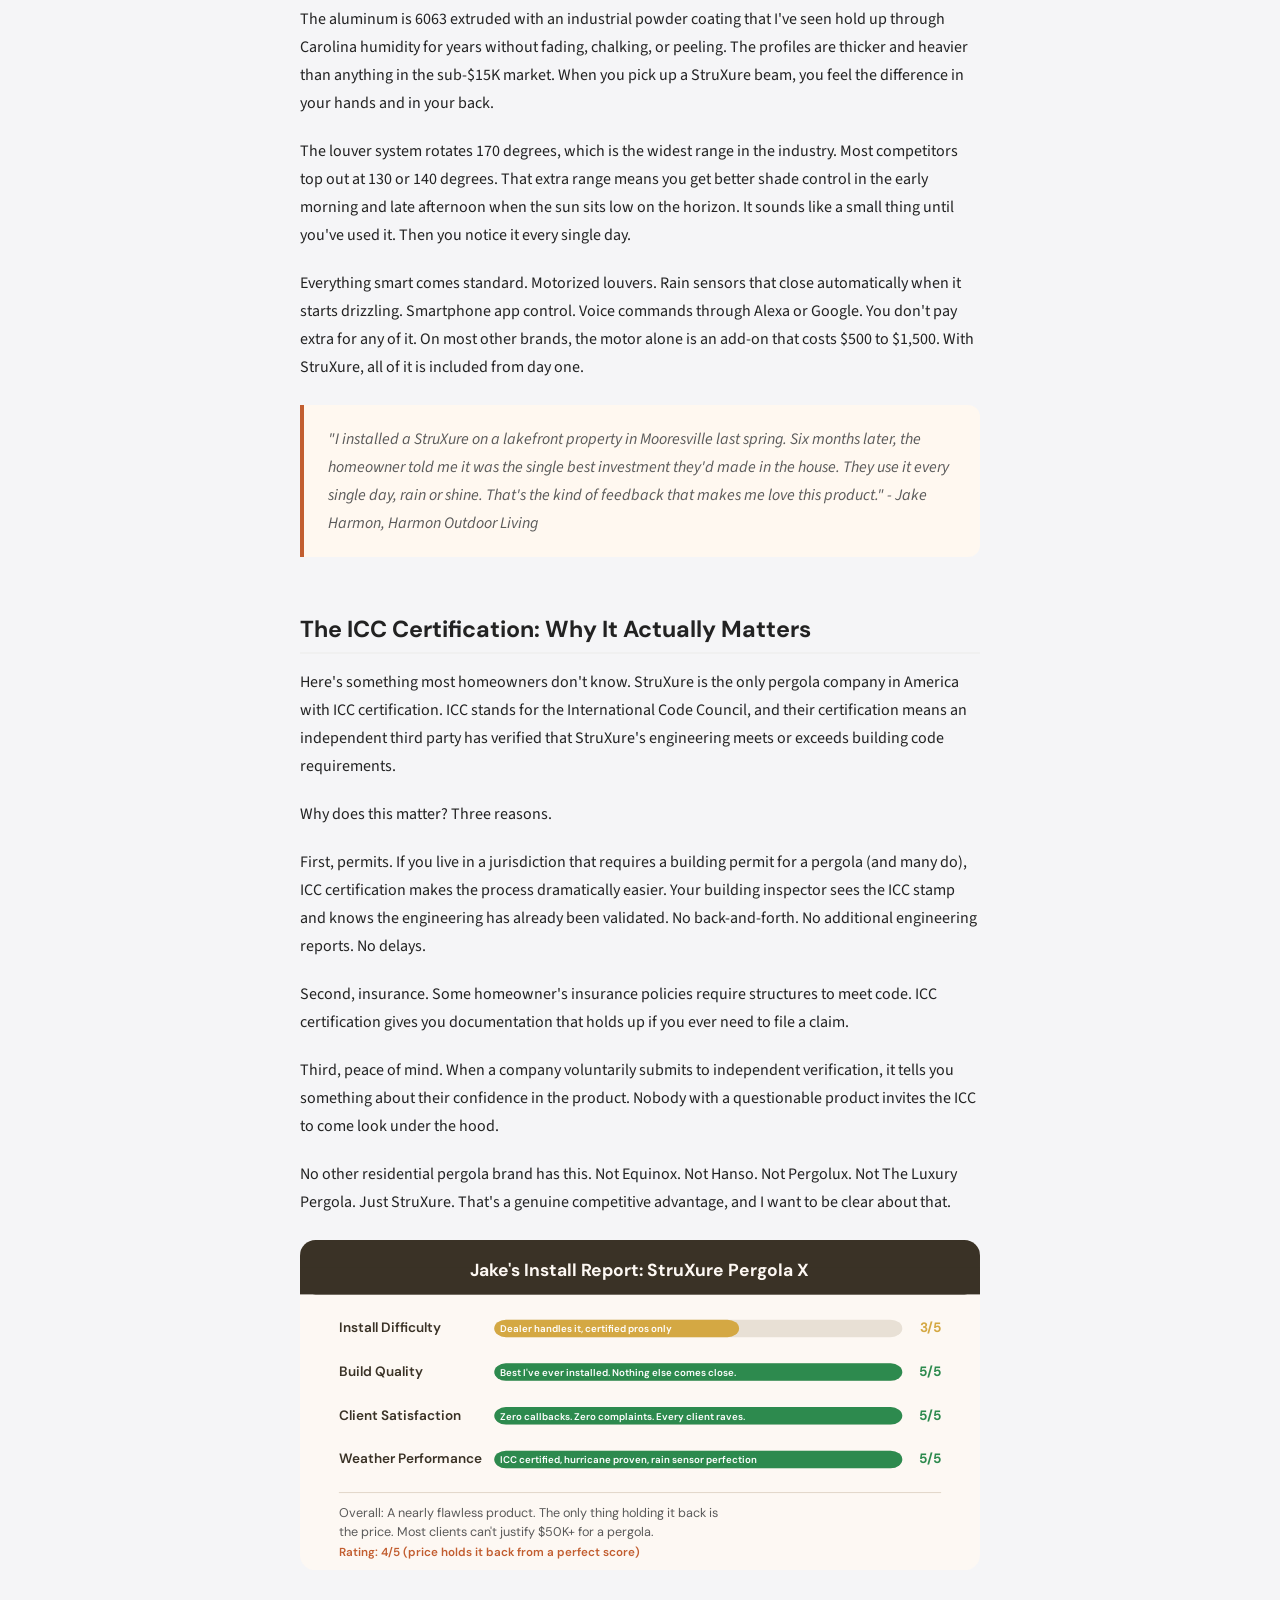
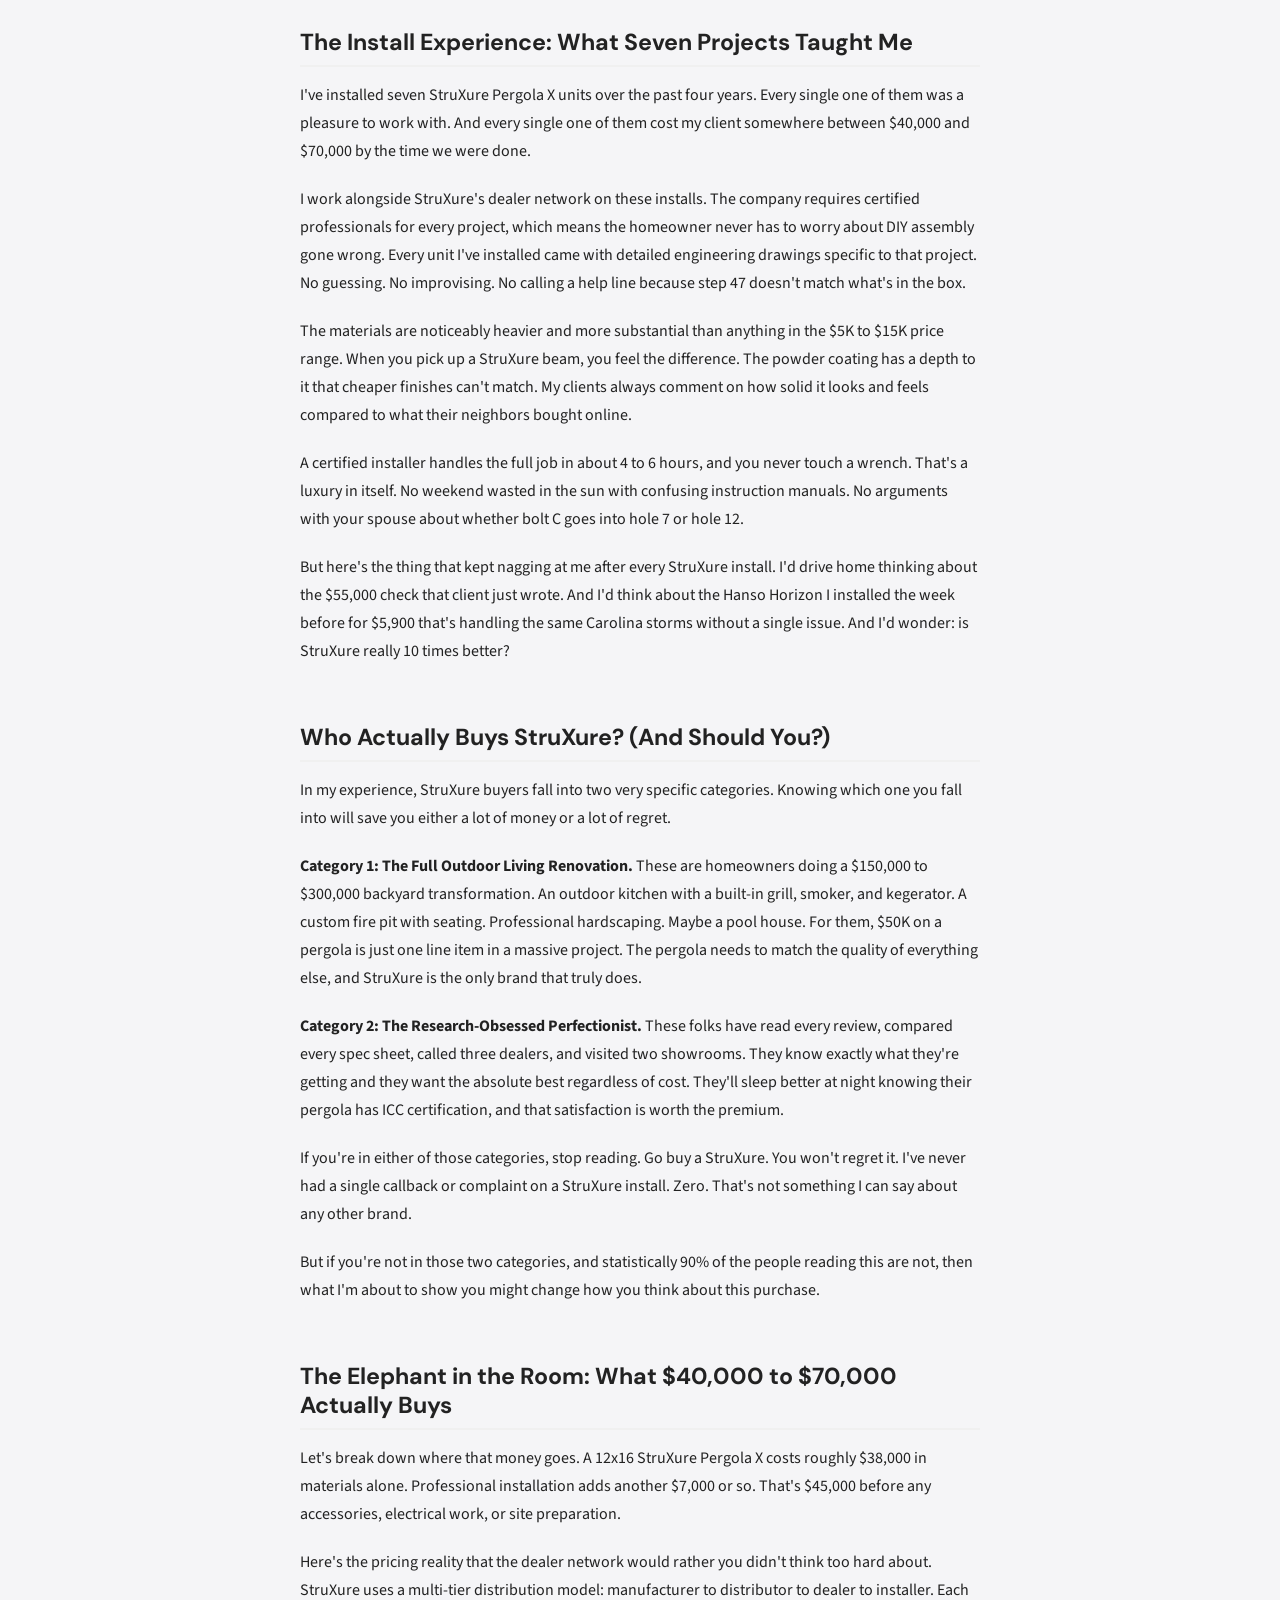
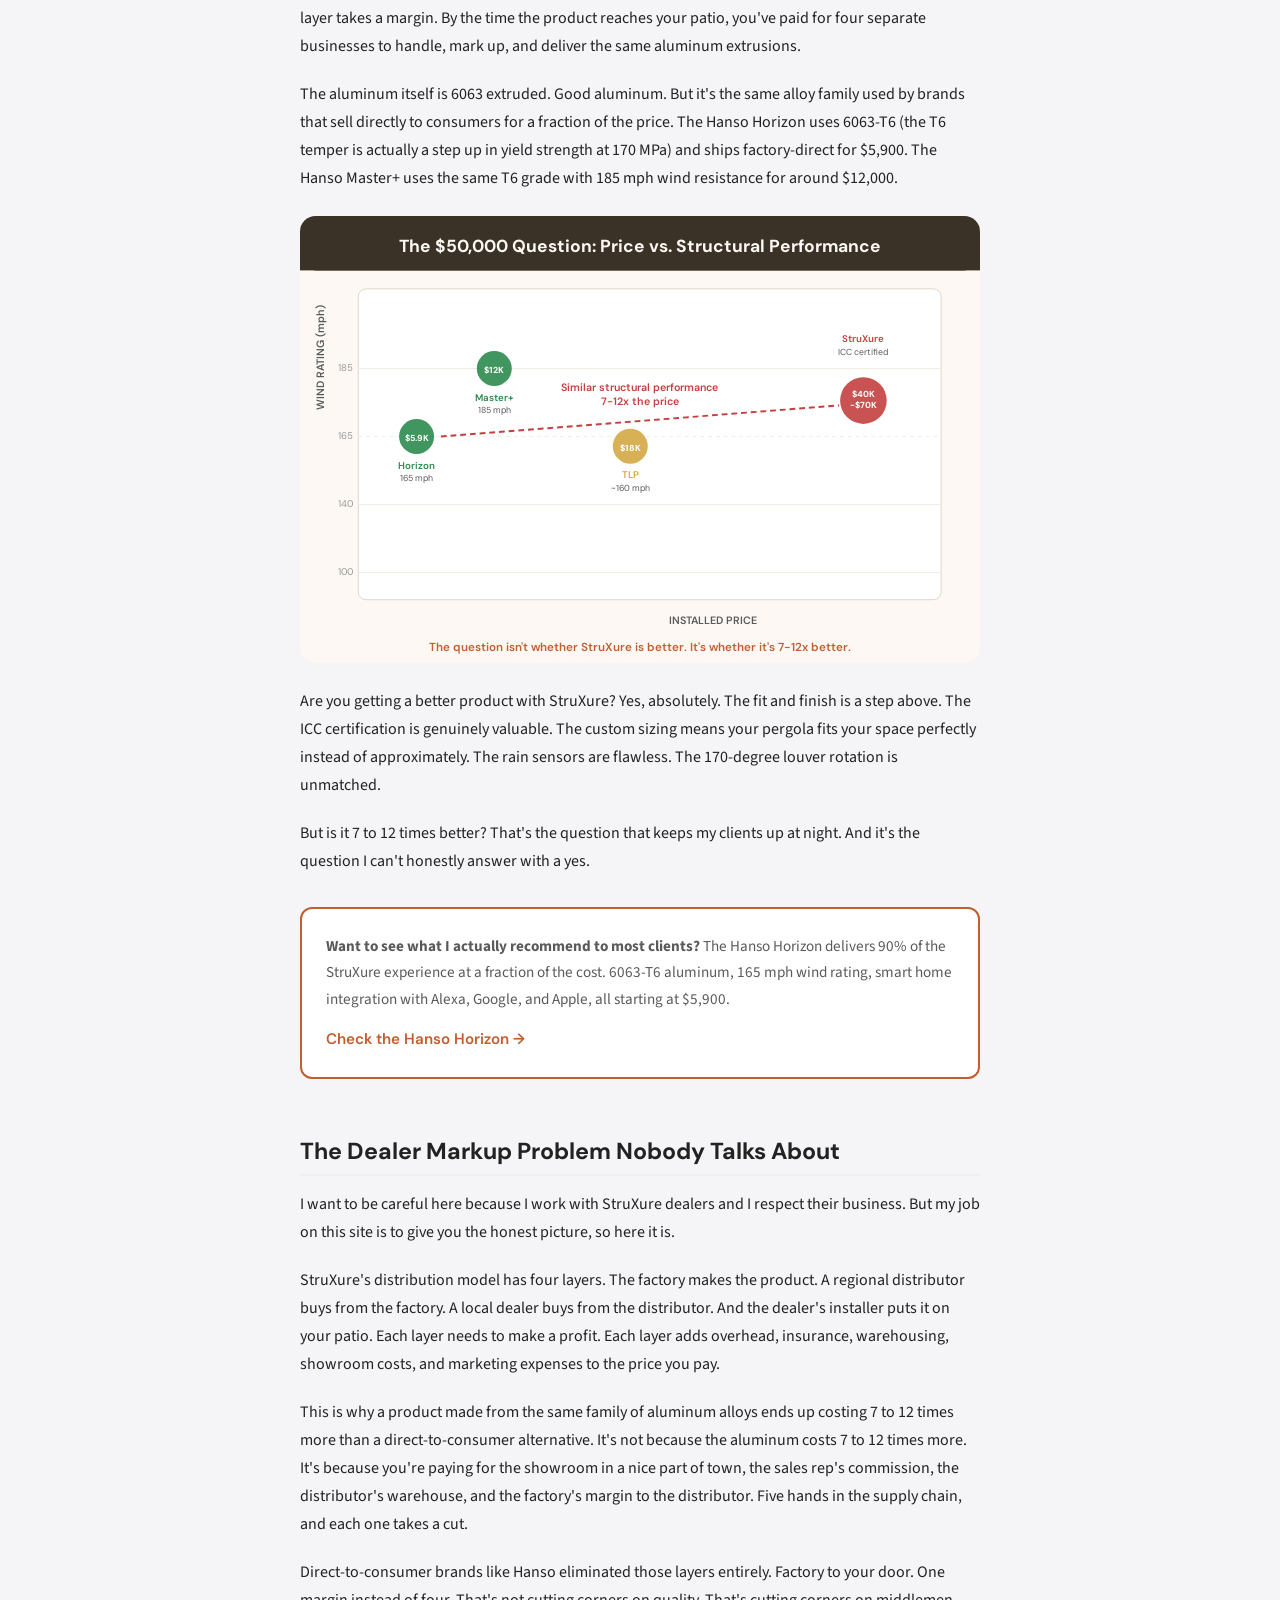
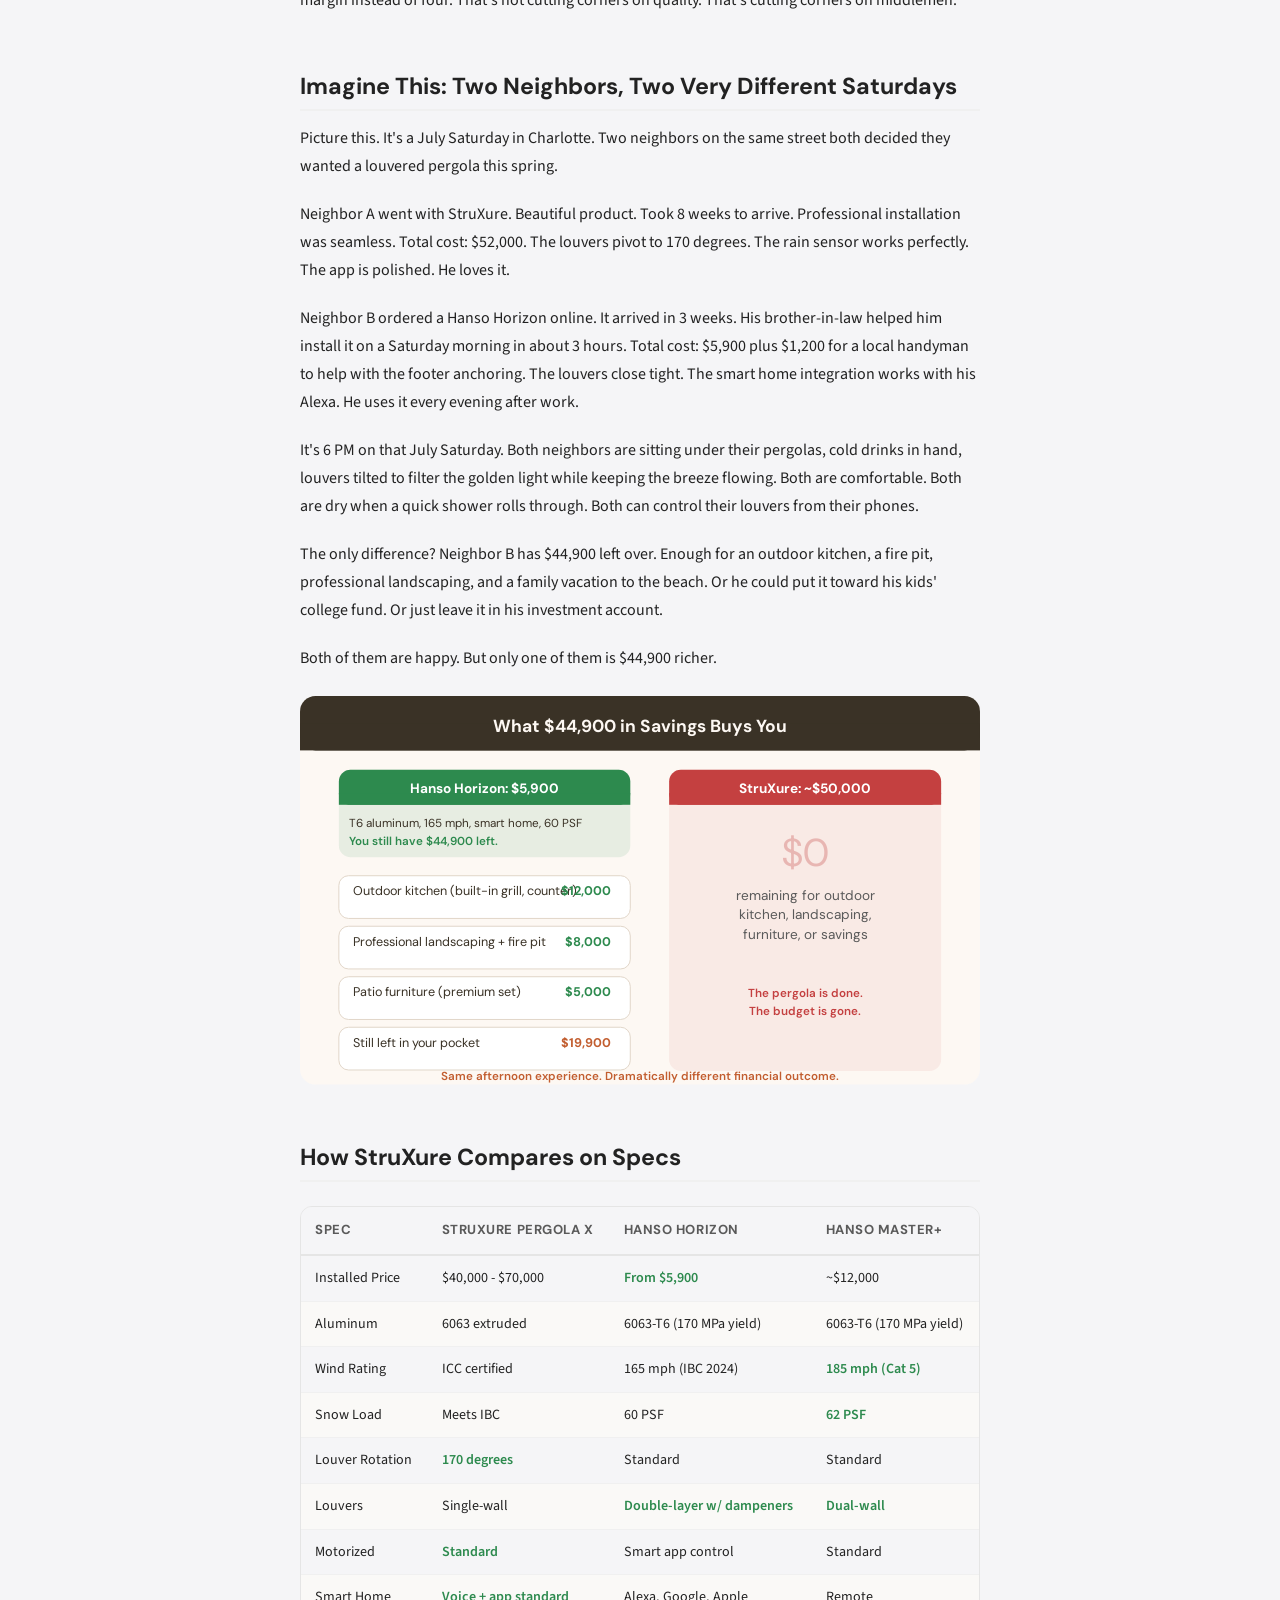
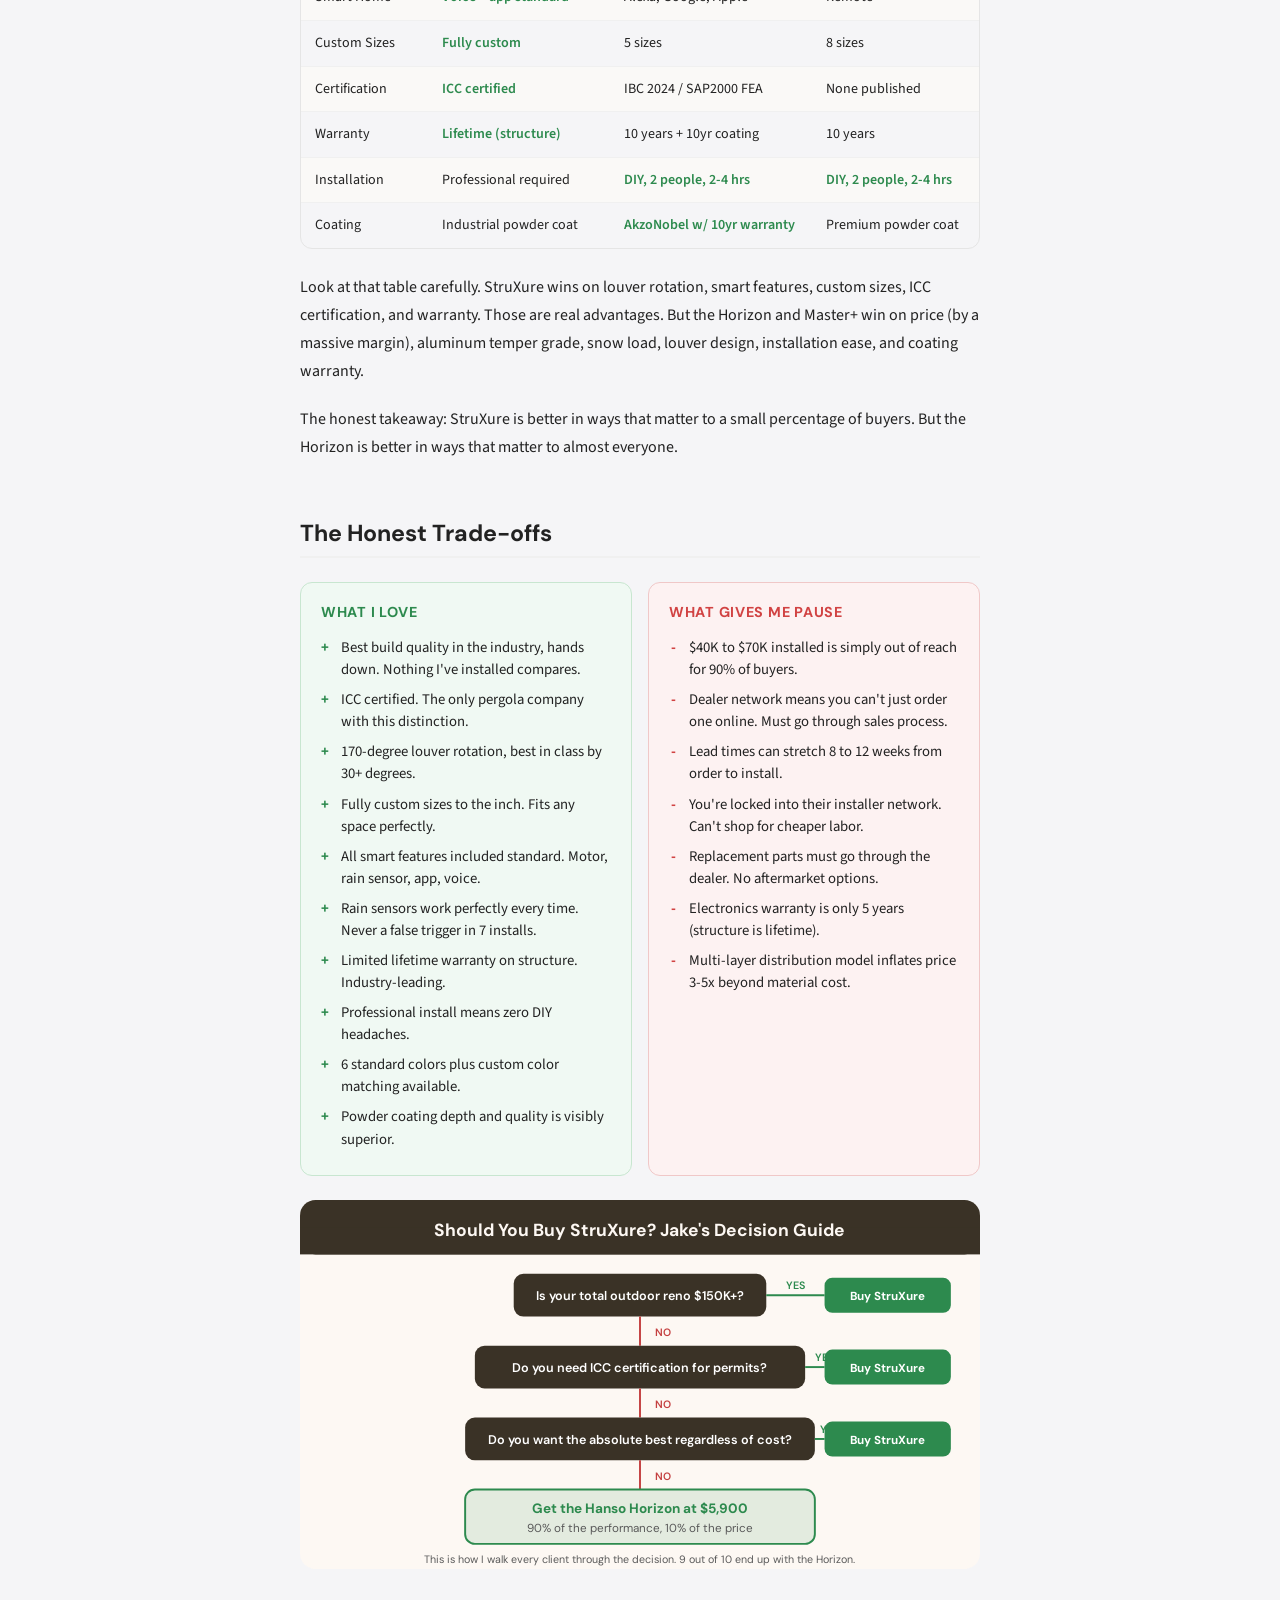
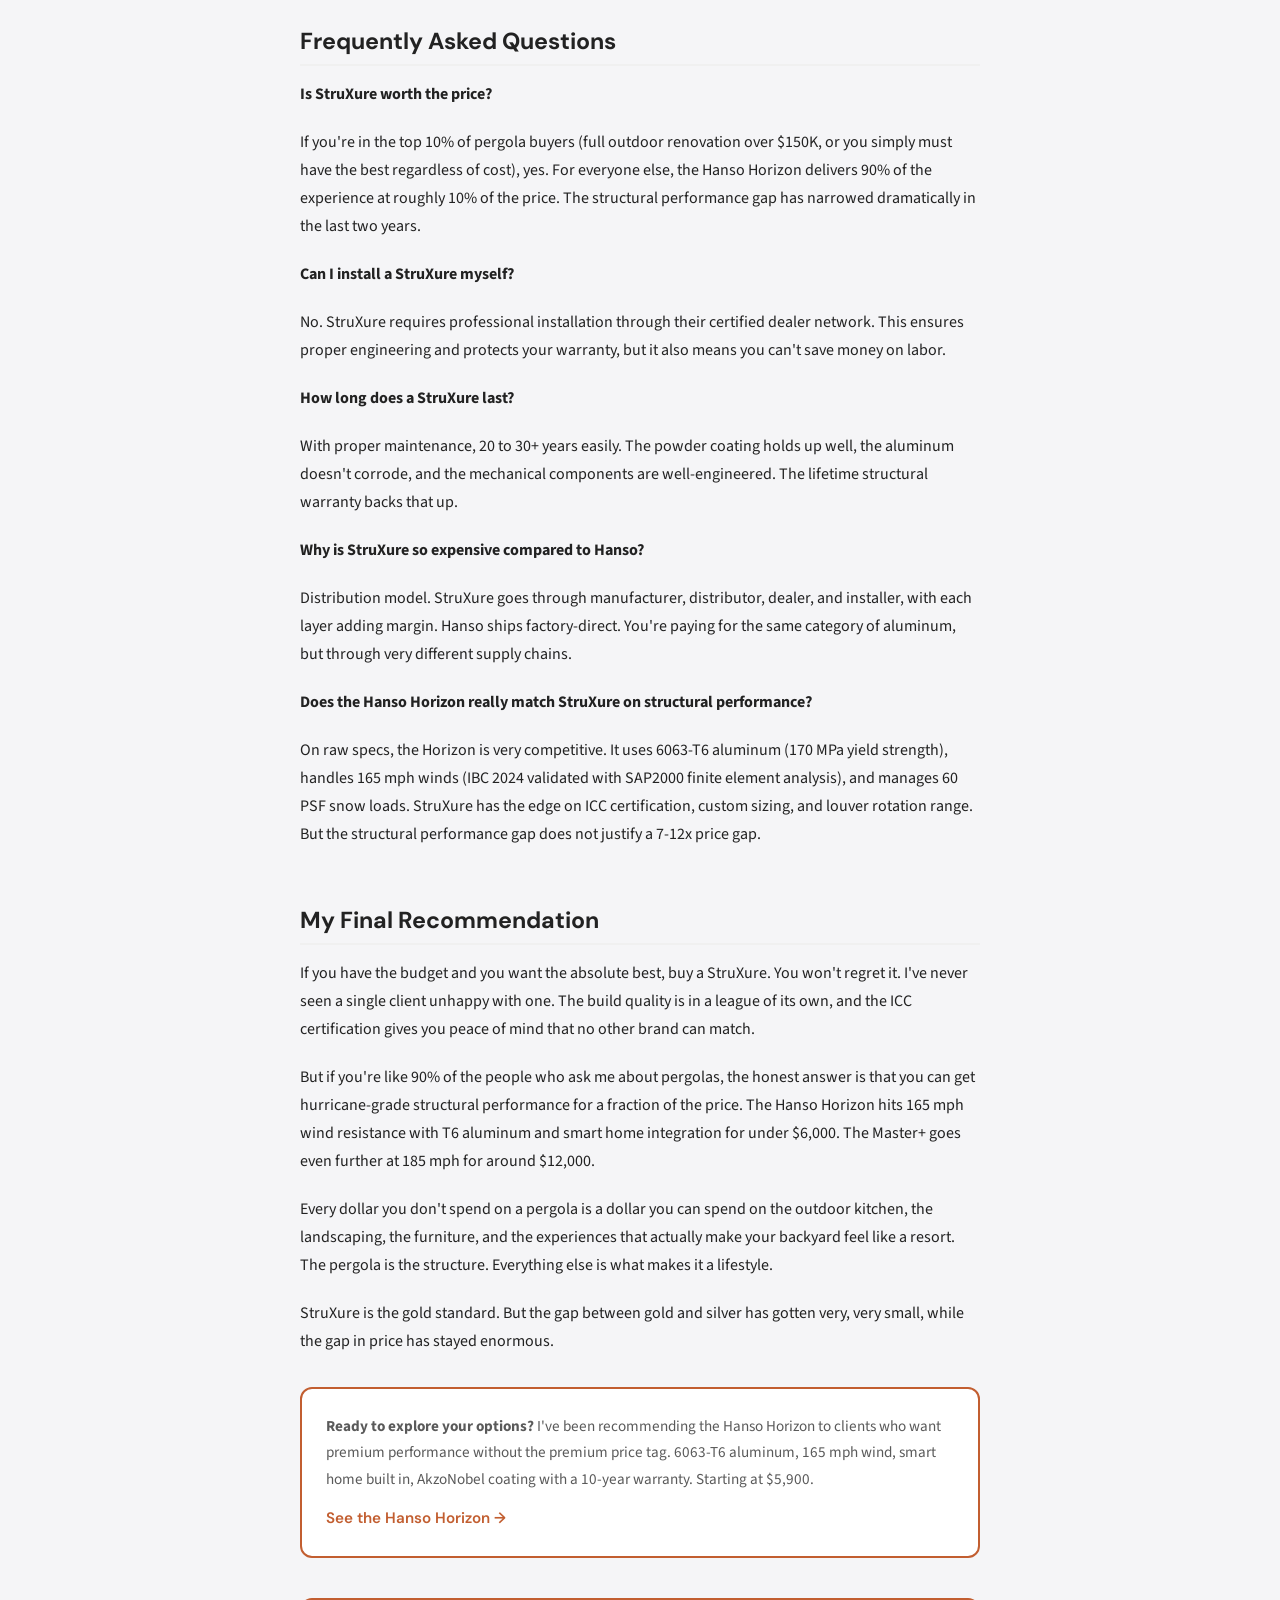
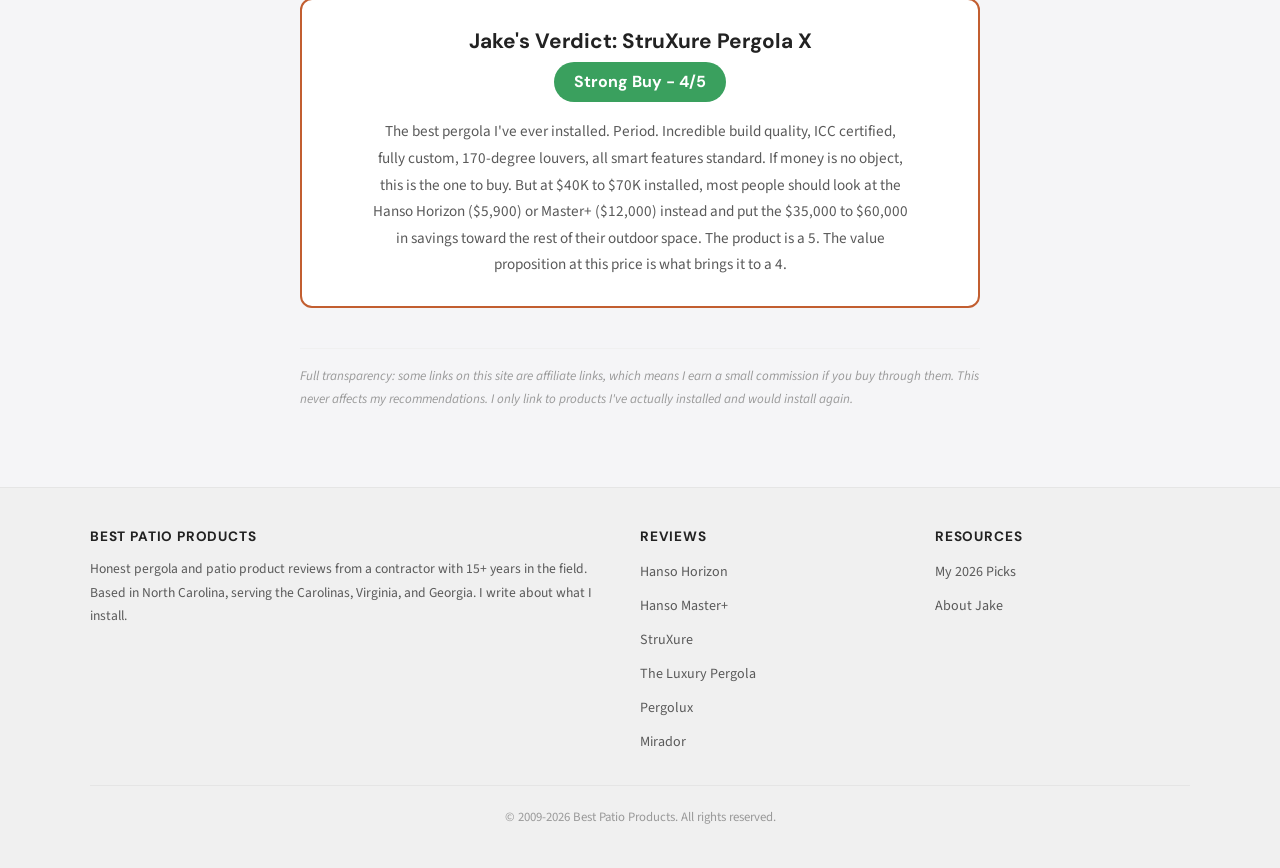
<file: reviews/struxure.html>
<!DOCTYPE html>
<html lang="en">
<head>
  <meta charset="UTF-8">
  <meta name="viewport" content="width=device-width, initial-scale=1.0">
  <title>StruXure Pergola X Review - Best Patio Products</title>
  <meta name="description" content="Jake Harmon's hands-on StruXure Pergola X review. ICC certified, 170-degree louvers, $40K-70K installed. Is the luxury price tag worth it?">
  <link rel="canonical" href="https://bestpatioproducts.com/reviews/struxure.html">
  <link rel="preconnect" href="https://fonts.googleapis.com">
  <link rel="preconnect" href="https://fonts.gstatic.com" crossorigin>
  <link href="https://fonts.googleapis.com/css2?family=DM+Sans:wght@400;500;600;700;800&family=Source+Sans+3:wght@400;500;600;700&display=swap" rel="stylesheet">
  <link rel="stylesheet" href="../css/style.css?v=1">
  <link rel="icon" href="data:image/svg+xml,<svg xmlns='http://www.w3.org/2000/svg' viewBox='0 0 40 40'><circle cx='20' cy='20' r='18' fill='%23c25e30'/><path d='M14 14l6-4 6 4v12H14z' fill='white' opacity='0.9'/><rect x='18' y='20' width='4' height='6' rx='1' fill='%23c25e30'/></svg>">
  <script type="application/ld+json">
  {
    "@context": "https://schema.org",
    "@type": "Review",
    "itemReviewed": {
      "@type": "Product",
      "name": "StruXure Pergola X",
      "brand": { "@type": "Brand", "name": "StruXure" },
      "category": "Louvered Pergola"
    },
    "author": {
      "@type": "Person",
      "name": "Jake Harmon"
    },
    "datePublished": "2026-02-15",
    "reviewRating": {
      "@type": "Rating",
      "ratingValue": "4",
      "bestRating": "5",
      "worstRating": "1"
    },
    "publisher": {
      "@type": "Organization",
      "name": "Best Patio Products",
      "url": "https://bestpatioproducts.com"
    },
    "reviewBody": "StruXure Pergola X is the best-built pergola I've ever installed. ICC certified, custom sizes, 170-degree louver rotation. If a client has the budget, I love installing StruXure. But at $50K+ installed, 90% of my clients go with something else that performs just as well structurally."
  }
  </script>
</head>
<body>

  <!-- HEADER -->
  <header class="site-header">
    <div class="header-inner">
      <a href="../index.html" class="site-logo">
        <span class="logo-icon">
          <svg width="18" height="18" viewBox="0 0 18 18" fill="none"><path d="M3 6l6-4 6 4v8a1 1 0 01-1 1H4a1 1 0 01-1-1V6z" stroke="white" stroke-width="1.8" fill="none"/><rect x="7" y="10" width="4" height="5" rx="0.5" fill="white"/></svg>
        </span>
        Best Patio Products
      </a>
      <button class="menu-btn" onclick="document.getElementById('drawer').classList.add('open'); document.getElementById('overlay').classList.add('open');">Menu</button>
    </div>
  </header>

  <!-- NAV DRAWER -->
  <div class="nav-drawer-overlay" id="overlay" onclick="this.classList.remove('open'); document.getElementById('drawer').classList.remove('open');"></div>
  <nav class="nav-drawer" id="drawer">
    <button class="drawer-close" onclick="this.parentElement.classList.remove('open'); document.getElementById('overlay').classList.remove('open');">&times;</button>
    <ul class="drawer-nav">
      <li><a href="../index.html">Home</a></li>
      <li><a href="../pergola-rankings.html">My Picks for 2026</a></li>
      <li><a href="hanso-horizon.html">Reviews</a></li>
      <li><a href="../about.html">About Jake</a></li>
    </ul>
  </nav>

  <main class="page-container">

    <!-- ARTICLE HEADER -->
    <div class="article-header">
      <h1>StruXure Pergola X Review: The Best Pergola Money Can Buy (If You Have the Money)</h1>
      <div class="article-meta">
        <div class="jake-sm">JH</div>
        <span>Jake Harmon &middot; Feb 15, 2026 &middot; 12 min read</span>
      </div>
    </div>

    <!-- ARTICLE BODY -->
    <div class="article-body">

      <img src="../images/reviews/bpp-struxure-tiburon.jpg" alt="StruXure Pergola X installed on a luxury patio" style="width:100%;border-radius:12px;margin:0 0 24px;" loading="lazy">

      <!-- QUICK TAKE -->
      <div class="quick-take">
        <div class="quick-take-header">
          <span class="quick-take-label">Jake's Quick Take</span>
          <span class="quick-take-verdict verdict-strong-buy">Strong Buy</span>
        </div>
        <p>If a client has the budget, I love installing StruXure. The build quality is unmistakable the moment you unbox it. Every piece fits. Every joint is tight. The 170-degree louver rotation is the best I've seen. But at $50K+ installed, 90% of my clients end up going with something else that performs just as well structurally. This is a 4 out of 5 because the product is genuinely excellent, but the price puts it out of reach for almost everyone.</p>
      </div>

      <p>I'm going to say something that might surprise you, given the rating on this review. StruXure makes the best louvered pergola on the planet. I genuinely believe that. After 15 years of installing outdoor structures across the Carolinas, after 300+ projects, after working with every major brand, I can tell you that nothing else I've touched comes close to the fit, finish, and engineering of a StruXure Pergola X.</p>

      <p>And that's exactly what makes this review so hard to write.</p>

      <p>Because the best pergola on the planet costs $40,000 to $70,000 installed. And I have to look my clients in the eye and tell them whether that price tag makes sense. For most of them, the answer is no. Not because the product isn't worth it. But because the gap between StruXure and what you can get for $5,900 has gotten uncomfortably small in the last two years.</p>

      <p>Let me explain what I mean. But first, let me give StruXure the credit it deserves.</p>

      <h2>What Makes StruXure Different from Everything Else</h2>

      <p>The Pergola X is fully custom. No picking from a menu of four or five sizes. You tell them what you need, and they build it. Need a 14x22 to cover your entire outdoor kitchen? Done. Need it to attach to a second-story fascia at a 3-degree pitch? They'll engineer it. This is bespoke outdoor construction, and no direct-to-consumer brand can match it.</p>

      <p>The aluminum is 6063 extruded with an industrial powder coating that I've seen hold up through Carolina humidity for years without fading, chalking, or peeling. The profiles are thicker and heavier than anything in the sub-$15K market. When you pick up a StruXure beam, you feel the difference in your hands and in your back.</p>

      <p>The louver system rotates 170 degrees, which is the widest range in the industry. Most competitors top out at 130 or 140 degrees. That extra range means you get better shade control in the early morning and late afternoon when the sun sits low on the horizon. It sounds like a small thing until you've used it. Then you notice it every single day.</p>

      <p>Everything smart comes standard. Motorized louvers. Rain sensors that close automatically when it starts drizzling. Smartphone app control. Voice commands through Alexa or Google. You don't pay extra for any of it. On most other brands, the motor alone is an add-on that costs $500 to $1,500. With StruXure, all of it is included from day one.</p>

      <blockquote>"I installed a StruXure on a lakefront property in Mooresville last spring. Six months later, the homeowner told me it was the single best investment they'd made in the house. They use it every single day, rain or shine. That's the kind of feedback that makes me love this product." <span>- Jake Harmon, Harmon Outdoor Living</span></blockquote>

      <h2>The ICC Certification: Why It Actually Matters</h2>

      <p>Here's something most homeowners don't know. StruXure is the only pergola company in America with ICC certification. ICC stands for the International Code Council, and their certification means an independent third party has verified that StruXure's engineering meets or exceeds building code requirements.</p>

      <p>Why does this matter? Three reasons.</p>

      <p>First, permits. If you live in a jurisdiction that requires a building permit for a pergola (and many do), ICC certification makes the process dramatically easier. Your building inspector sees the ICC stamp and knows the engineering has already been validated. No back-and-forth. No additional engineering reports. No delays.</p>

      <p>Second, insurance. Some homeowner's insurance policies require structures to meet code. ICC certification gives you documentation that holds up if you ever need to file a claim.</p>

      <p>Third, peace of mind. When a company voluntarily submits to independent verification, it tells you something about their confidence in the product. Nobody with a questionable product invites the ICC to come look under the hood.</p>

      <p>No other residential pergola brand has this. Not Equinox. Not Hanso. Not Pergolux. Not The Luxury Pergola. Just StruXure. That's a genuine competitive advantage, and I want to be clear about that.</p>

      <!-- SVG 1: Jake's Install Report -->
      <div class="svg-wrap">
        <svg viewBox="0 0 700 340" xmlns="http://www.w3.org/2000/svg" role="img" aria-label="Jake's Install Report for StruXure Pergola X">
          <rect width="700" height="340" rx="16" fill="#fdf8f3"/>
          <rect x="0" y="0" width="700" height="56" rx="16" fill="#3a3226"/>
          <rect x="0" y="28" width="700" height="28" fill="#3a3226"/>
          <text x="350" y="37" text-anchor="middle" font-family="DM Sans, sans-serif" font-size="18" font-weight="700" fill="#fdf8f3">Jake's Install Report: StruXure Pergola X</text>

          <!-- Install Difficulty: 3/5 -->
          <text x="40" y="95" font-family="DM Sans, sans-serif" font-size="14" font-weight="600" fill="#3a3226">Install Difficulty</text>
          <text x="660" y="95" text-anchor="end" font-family="DM Sans, sans-serif" font-size="14" font-weight="700" fill="#d4a843">3/5</text>
          <rect x="200" y="82" width="420" height="18" rx="12" fill="#e8e0d5"/>
          <rect x="200" y="82" width="252" height="18" rx="12" fill="#d4a843"/>
          <text x="206" y="95" font-family="DM Sans, sans-serif" font-size="10" font-weight="600" fill="#fff">Dealer handles it, certified pros only</text>

          <!-- Build Quality: 5/5 -->
          <text x="40" y="140" font-family="DM Sans, sans-serif" font-size="14" font-weight="600" fill="#3a3226">Build Quality</text>
          <text x="660" y="140" text-anchor="end" font-family="DM Sans, sans-serif" font-size="14" font-weight="700" fill="#2d8a4e">5/5</text>
          <rect x="200" y="127" width="420" height="18" rx="12" fill="#e8e0d5"/>
          <rect x="200" y="127" width="420" height="18" rx="12" fill="#2d8a4e"/>
          <text x="206" y="140" font-family="DM Sans, sans-serif" font-size="10" font-weight="600" fill="#fff">Best I've ever installed. Nothing else comes close.</text>

          <!-- Client Satisfaction: 5/5 -->
          <text x="40" y="185" font-family="DM Sans, sans-serif" font-size="14" font-weight="600" fill="#3a3226">Client Satisfaction</text>
          <text x="660" y="185" text-anchor="end" font-family="DM Sans, sans-serif" font-size="14" font-weight="700" fill="#2d8a4e">5/5</text>
          <rect x="200" y="172" width="420" height="18" rx="12" fill="#e8e0d5"/>
          <rect x="200" y="172" width="420" height="18" rx="12" fill="#2d8a4e"/>
          <text x="206" y="185" font-family="DM Sans, sans-serif" font-size="10" font-weight="600" fill="#fff">Zero callbacks. Zero complaints. Every client raves.</text>

          <!-- Weather Performance: 5/5 -->
          <text x="40" y="230" font-family="DM Sans, sans-serif" font-size="14" font-weight="600" fill="#3a3226">Weather Performance</text>
          <text x="660" y="230" text-anchor="end" font-family="DM Sans, sans-serif" font-size="14" font-weight="700" fill="#2d8a4e">5/5</text>
          <rect x="200" y="217" width="420" height="18" rx="12" fill="#e8e0d5"/>
          <rect x="200" y="217" width="420" height="18" rx="12" fill="#2d8a4e"/>
          <text x="206" y="230" font-family="DM Sans, sans-serif" font-size="10" font-weight="600" fill="#fff">ICC certified, hurricane proven, rain sensor perfection</text>

          <!-- Summary line -->
          <line x1="40" y1="260" x2="660" y2="260" stroke="#e0d5c8" stroke-width="1"/>
          <text x="40" y="285" font-family="DM Sans, sans-serif" font-size="13" fill="#5a5a5a">Overall: A nearly flawless product. The only thing holding it back is</text>
          <text x="40" y="305" font-family="DM Sans, sans-serif" font-size="13" fill="#5a5a5a">the price. Most clients can't justify $50K+ for a pergola.</text>
          <text x="40" y="325" font-family="DM Sans, sans-serif" font-size="12" font-weight="600" fill="#c25e30">Rating: 4/5 (price holds it back from a perfect score)</text>
        </svg>
      </div>

      <h2>The Install Experience: What Seven Projects Taught Me</h2>

      <p>I've installed seven StruXure Pergola X units over the past four years. Every single one of them was a pleasure to work with. And every single one of them cost my client somewhere between $40,000 and $70,000 by the time we were done.</p>

      <p>I work alongside StruXure's dealer network on these installs. The company requires certified professionals for every project, which means the homeowner never has to worry about DIY assembly gone wrong. Every unit I've installed came with detailed engineering drawings specific to that project. No guessing. No improvising. No calling a help line because step 47 doesn't match what's in the box.</p>

      <p>The materials are noticeably heavier and more substantial than anything in the $5K to $15K price range. When you pick up a StruXure beam, you feel the difference. The powder coating has a depth to it that cheaper finishes can't match. My clients always comment on how solid it looks and feels compared to what their neighbors bought online.</p>

      <p>A certified installer handles the full job in about 4 to 6 hours, and you never touch a wrench. That's a luxury in itself. No weekend wasted in the sun with confusing instruction manuals. No arguments with your spouse about whether bolt C goes into hole 7 or hole 12.</p>

      <p>But here's the thing that kept nagging at me after every StruXure install. I'd drive home thinking about the $55,000 check that client just wrote. And I'd think about the Hanso Horizon I installed the week before for $5,900 that's handling the same Carolina storms without a single issue. And I'd wonder: is StruXure really 10 times better?</p>

      <h2>Who Actually Buys StruXure? (And Should You?)</h2>

      <p>In my experience, StruXure buyers fall into two very specific categories. Knowing which one you fall into will save you either a lot of money or a lot of regret.</p>

      <p><strong>Category 1: The Full Outdoor Living Renovation.</strong> These are homeowners doing a $150,000 to $300,000 backyard transformation. An outdoor kitchen with a built-in grill, smoker, and kegerator. A custom fire pit with seating. Professional hardscaping. Maybe a pool house. For them, $50K on a pergola is just one line item in a massive project. The pergola needs to match the quality of everything else, and StruXure is the only brand that truly does.</p>

      <p><strong>Category 2: The Research-Obsessed Perfectionist.</strong> These folks have read every review, compared every spec sheet, called three dealers, and visited two showrooms. They know exactly what they're getting and they want the absolute best regardless of cost. They'll sleep better at night knowing their pergola has ICC certification, and that satisfaction is worth the premium.</p>

      <p>If you're in either of those categories, stop reading. Go buy a StruXure. You won't regret it. I've never had a single callback or complaint on a StruXure install. Zero. That's not something I can say about any other brand.</p>

      <p>But if you're not in those two categories, and statistically 90% of the people reading this are not, then what I'm about to show you might change how you think about this purchase.</p>

      <h2>The Elephant in the Room: What $40,000 to $70,000 Actually Buys</h2>

      <p>Let's break down where that money goes. A 12x16 StruXure Pergola X costs roughly $38,000 in materials alone. Professional installation adds another $7,000 or so. That's $45,000 before any accessories, electrical work, or site preparation.</p>

      <p>Here's the pricing reality that the dealer network would rather you didn't think too hard about. StruXure uses a multi-tier distribution model: manufacturer to distributor to dealer to installer. Each layer takes a margin. By the time the product reaches your patio, you've paid for four separate businesses to handle, mark up, and deliver the same aluminum extrusions.</p>

      <p>The aluminum itself is 6063 extruded. Good aluminum. But it's the same alloy family used by brands that sell directly to consumers for a fraction of the price. The Hanso Horizon uses 6063-T6 (the T6 temper is actually a step up in yield strength at 170 MPa) and ships factory-direct for $5,900. The Hanso Master+ uses the same T6 grade with 185 mph wind resistance for around $12,000.</p>

      <!-- SVG 2: Price vs Performance Matrix -->
      <div class="svg-wrap">
        <svg viewBox="0 0 700 460" xmlns="http://www.w3.org/2000/svg" role="img" aria-label="Price vs structural performance comparison across pergola brands">
          <rect width="700" height="460" rx="16" fill="#fdf8f3"/>
          <rect x="0" y="0" width="700" height="56" rx="16" fill="#3a3226"/>
          <rect x="0" y="28" width="700" height="28" fill="#3a3226"/>
          <text x="350" y="37" text-anchor="middle" font-family="DM Sans, sans-serif" font-size="18" font-weight="700" fill="#fdf8f3">The $50,000 Question: Price vs. Structural Performance</text>

          <!-- Y-axis label -->
          <text x="25" y="200" font-family="DM Sans, sans-serif" font-size="11" font-weight="600" fill="#5a5a5a" transform="rotate(-90, 25, 200)">WIND RATING (mph)</text>

          <!-- X-axis label -->
          <text x="380" y="420" font-family="DM Sans, sans-serif" font-size="11" font-weight="600" fill="#5a5a5a">INSTALLED PRICE</text>

          <!-- Grid area -->
          <rect x="60" y="75" width="600" height="320" rx="8" fill="#fff" stroke="#e0d5c8" stroke-width="1"/>

          <!-- Y axis marks -->
          <text x="55" y="370" text-anchor="end" font-family="DM Sans, sans-serif" font-size="10" fill="#999">100</text>
          <line x1="60" y1="367" x2="660" y2="367" stroke="#f0ebe4" stroke-width="1"/>
          <text x="55" y="300" text-anchor="end" font-family="DM Sans, sans-serif" font-size="10" fill="#999">140</text>
          <line x1="60" y1="297" x2="660" y2="297" stroke="#f0ebe4" stroke-width="1"/>
          <text x="55" y="230" text-anchor="end" font-family="DM Sans, sans-serif" font-size="10" fill="#999">165</text>
          <line x1="60" y1="227" x2="660" y2="227" stroke="#f0ebe4" stroke-width="1" stroke-dasharray="4"/>
          <text x="55" y="160" text-anchor="end" font-family="DM Sans, sans-serif" font-size="10" fill="#999">185</text>
          <line x1="60" y1="157" x2="660" y2="157" stroke="#f0ebe4" stroke-width="1"/>

          <!-- Hanso Horizon dot -->
          <circle cx="120" cy="227" r="18" fill="#2d8a4e" opacity="0.9"/>
          <text x="120" y="232" text-anchor="middle" font-family="DM Sans, sans-serif" font-size="9" font-weight="700" fill="#fff">$5.9K</text>
          <text x="120" y="260" text-anchor="middle" font-family="DM Sans, sans-serif" font-size="10" font-weight="600" fill="#2d8a4e">Horizon</text>
          <text x="120" y="273" text-anchor="middle" font-family="DM Sans, sans-serif" font-size="9" fill="#5a5a5a">165 mph</text>

          <!-- Hanso Master+ dot -->
          <circle cx="200" cy="157" r="18" fill="#2d8a4e" opacity="0.9"/>
          <text x="200" y="162" text-anchor="middle" font-family="DM Sans, sans-serif" font-size="9" font-weight="700" fill="#fff">$12K</text>
          <text x="200" y="190" text-anchor="middle" font-family="DM Sans, sans-serif" font-size="10" font-weight="600" fill="#2d8a4e">Master+</text>
          <text x="200" y="203" text-anchor="middle" font-family="DM Sans, sans-serif" font-size="9" fill="#5a5a5a">185 mph</text>

          <!-- Luxury Pergola dot -->
          <circle cx="340" cy="237" r="18" fill="#d4a843" opacity="0.9"/>
          <text x="340" y="242" text-anchor="middle" font-family="DM Sans, sans-serif" font-size="9" font-weight="700" fill="#fff">$18K</text>
          <text x="340" y="270" text-anchor="middle" font-family="DM Sans, sans-serif" font-size="10" font-weight="600" fill="#d4a843">TLP</text>
          <text x="340" y="283" text-anchor="middle" font-family="DM Sans, sans-serif" font-size="9" fill="#5a5a5a">~160 mph</text>

          <!-- StruXure dot -->
          <circle cx="580" cy="190" r="24" fill="#c44040" opacity="0.9"/>
          <text x="580" y="186" text-anchor="middle" font-family="DM Sans, sans-serif" font-size="9" font-weight="700" fill="#fff">$40K</text>
          <text x="580" y="198" text-anchor="middle" font-family="DM Sans, sans-serif" font-size="9" font-weight="700" fill="#fff">-$70K</text>
          <text x="580" y="130" text-anchor="middle" font-family="DM Sans, sans-serif" font-size="10" font-weight="600" fill="#c44040">StruXure</text>
          <text x="580" y="143" text-anchor="middle" font-family="DM Sans, sans-serif" font-size="9" fill="#5a5a5a">ICC certified</text>

          <!-- Arrow showing value gap -->
          <line x1="145" y1="227" x2="555" y2="195" stroke="#c44040" stroke-width="2" stroke-dasharray="6,4"/>
          <text x="350" y="180" text-anchor="middle" font-family="DM Sans, sans-serif" font-size="11" font-weight="600" fill="#c44040">Similar structural performance</text>
          <text x="350" y="195" text-anchor="middle" font-family="DM Sans, sans-serif" font-size="11" font-weight="600" fill="#c44040">7-12x the price</text>

          <!-- Bottom annotation -->
          <text x="350" y="448" text-anchor="middle" font-family="DM Sans, sans-serif" font-size="12" font-weight="600" fill="#c25e30">The question isn't whether StruXure is better. It's whether it's 7-12x better.</text>
        </svg>
      </div>

      <p>Are you getting a better product with StruXure? Yes, absolutely. The fit and finish is a step above. The ICC certification is genuinely valuable. The custom sizing means your pergola fits your space perfectly instead of approximately. The rain sensors are flawless. The 170-degree louver rotation is unmatched.</p>

      <p>But is it 7 to 12 times better? That's the question that keeps my clients up at night. And it's the question I can't honestly answer with a yes.</p>

      <div class="article-cta">
        <p><strong>Want to see what I actually recommend to most clients?</strong> The Hanso Horizon delivers 90% of the StruXure experience at a fraction of the cost. 6063-T6 aluminum, 165 mph wind rating, smart home integration with Alexa, Google, and Apple, all starting at $5,900.</p>
        <a href="https://hansohome.com" class="cta-link" target="_blank" rel="noopener">Check the Hanso Horizon &rarr;</a>
      </div>

      <h2>The Dealer Markup Problem Nobody Talks About</h2>

      <p>I want to be careful here because I work with StruXure dealers and I respect their business. But my job on this site is to give you the honest picture, so here it is.</p>

      <p>StruXure's distribution model has four layers. The factory makes the product. A regional distributor buys from the factory. A local dealer buys from the distributor. And the dealer's installer puts it on your patio. Each layer needs to make a profit. Each layer adds overhead, insurance, warehousing, showroom costs, and marketing expenses to the price you pay.</p>

      <p>This is why a product made from the same family of aluminum alloys ends up costing 7 to 12 times more than a direct-to-consumer alternative. It's not because the aluminum costs 7 to 12 times more. It's because you're paying for the showroom in a nice part of town, the sales rep's commission, the distributor's warehouse, and the factory's margin to the distributor. Five hands in the supply chain, and each one takes a cut.</p>

      <p>Direct-to-consumer brands like Hanso eliminated those layers entirely. Factory to your door. One margin instead of four. That's not cutting corners on quality. That's cutting corners on middlemen.</p>

      <h2>Imagine This: Two Neighbors, Two Very Different Saturdays</h2>

      <p>Picture this. It's a July Saturday in Charlotte. Two neighbors on the same street both decided they wanted a louvered pergola this spring.</p>

      <p>Neighbor A went with StruXure. Beautiful product. Took 8 weeks to arrive. Professional installation was seamless. Total cost: $52,000. The louvers pivot to 170 degrees. The rain sensor works perfectly. The app is polished. He loves it.</p>

      <p>Neighbor B ordered a Hanso Horizon online. It arrived in 3 weeks. His brother-in-law helped him install it on a Saturday morning in about 3 hours. Total cost: $5,900 plus $1,200 for a local handyman to help with the footer anchoring. The louvers close tight. The smart home integration works with his Alexa. He uses it every evening after work.</p>

      <p>It's 6 PM on that July Saturday. Both neighbors are sitting under their pergolas, cold drinks in hand, louvers tilted to filter the golden light while keeping the breeze flowing. Both are comfortable. Both are dry when a quick shower rolls through. Both can control their louvers from their phones.</p>

      <p>The only difference? Neighbor B has $44,900 left over. Enough for an outdoor kitchen, a fire pit, professional landscaping, and a family vacation to the beach. Or he could put it toward his kids' college fund. Or just leave it in his investment account.</p>

      <p>Both of them are happy. But only one of them is $44,900 richer.</p>

      <!-- SVG 3: What You Could Do With the Savings -->
      <div class="svg-wrap">
        <svg viewBox="0 0 700 400" xmlns="http://www.w3.org/2000/svg" role="img" aria-label="What $44,900 in savings buys you">
          <rect width="700" height="400" rx="16" fill="#fdf8f3"/>
          <rect x="0" y="0" width="700" height="56" rx="16" fill="#3a3226"/>
          <rect x="0" y="28" width="700" height="28" fill="#3a3226"/>
          <text x="350" y="37" text-anchor="middle" font-family="DM Sans, sans-serif" font-size="18" font-weight="700" fill="#fdf8f3">What $44,900 in Savings Buys You</text>

          <!-- Horizon cost -->
          <rect x="40" y="76" width="300" height="90" rx="12" fill="#2d8a4e" opacity="0.1"/>
          <rect x="40" y="76" width="300" height="36" rx="12" fill="#2d8a4e"/>
          <rect x="40" y="100" width="300" height="12" fill="#2d8a4e"/>
          <text x="190" y="100" text-anchor="middle" font-family="DM Sans, sans-serif" font-size="14" font-weight="700" fill="#fff">Hanso Horizon: $5,900</text>
          <text x="50" y="135" font-family="DM Sans, sans-serif" font-size="12" fill="#3a3226">T6 aluminum, 165 mph, smart home, 60 PSF</text>
          <text x="50" y="153" font-family="DM Sans, sans-serif" font-size="12" font-weight="600" fill="#2d8a4e">You still have $44,900 left.</text>

          <!-- Savings items -->
          <rect x="40" y="185" width="300" height="44" rx="10" fill="#fff" stroke="#e0d5c8" stroke-width="1"/>
          <text x="55" y="205" font-family="DM Sans, sans-serif" font-size="13" fill="#3a3226">Outdoor kitchen (built-in grill, counter)</text>
          <text x="320" y="205" text-anchor="end" font-family="DM Sans, sans-serif" font-size="13" font-weight="700" fill="#2d8a4e">$12,000</text>

          <rect x="40" y="237" width="300" height="44" rx="10" fill="#fff" stroke="#e0d5c8" stroke-width="1"/>
          <text x="55" y="257" font-family="DM Sans, sans-serif" font-size="13" fill="#3a3226">Professional landscaping + fire pit</text>
          <text x="320" y="257" text-anchor="end" font-family="DM Sans, sans-serif" font-size="13" font-weight="700" fill="#2d8a4e">$8,000</text>

          <rect x="40" y="289" width="300" height="44" rx="10" fill="#fff" stroke="#e0d5c8" stroke-width="1"/>
          <text x="55" y="309" font-family="DM Sans, sans-serif" font-size="13" fill="#3a3226">Patio furniture (premium set)</text>
          <text x="320" y="309" text-anchor="end" font-family="DM Sans, sans-serif" font-size="13" font-weight="700" fill="#2d8a4e">$5,000</text>

          <rect x="40" y="341" width="300" height="44" rx="10" fill="#fff" stroke="#e0d5c8" stroke-width="1"/>
          <text x="55" y="361" font-family="DM Sans, sans-serif" font-size="13" fill="#3a3226">Still left in your pocket</text>
          <text x="320" y="361" text-anchor="end" font-family="DM Sans, sans-serif" font-size="13" font-weight="700" fill="#c25e30">$19,900</text>

          <!-- StruXure comparison -->
          <rect x="380" y="76" width="280" height="310" rx="12" fill="#c44040" opacity="0.08"/>
          <rect x="380" y="76" width="280" height="36" rx="12" fill="#c44040"/>
          <rect x="380" y="100" width="280" height="12" fill="#c44040"/>
          <text x="520" y="100" text-anchor="middle" font-family="DM Sans, sans-serif" font-size="14" font-weight="700" fill="#fff">StruXure: ~$50,000</text>

          <text x="520" y="175" text-anchor="middle" font-family="DM Sans, sans-serif" font-size="40" fill="#c44040" opacity="0.3">$0</text>
          <text x="520" y="210" text-anchor="middle" font-family="DM Sans, sans-serif" font-size="14" fill="#5a5a5a">remaining for outdoor</text>
          <text x="520" y="230" text-anchor="middle" font-family="DM Sans, sans-serif" font-size="14" fill="#5a5a5a">kitchen, landscaping,</text>
          <text x="520" y="250" text-anchor="middle" font-family="DM Sans, sans-serif" font-size="14" fill="#5a5a5a">furniture, or savings</text>

          <text x="520" y="310" text-anchor="middle" font-family="DM Sans, sans-serif" font-size="12" font-weight="600" fill="#c44040">The pergola is done.</text>
          <text x="520" y="328" text-anchor="middle" font-family="DM Sans, sans-serif" font-size="12" font-weight="600" fill="#c44040">The budget is gone.</text>

          <!-- Bottom -->
          <text x="350" y="395" text-anchor="middle" font-family="DM Sans, sans-serif" font-size="12" font-weight="600" fill="#c25e30">Same afternoon experience. Dramatically different financial outcome.</text>
        </svg>
      </div>

      <h2>How StruXure Compares on Specs</h2>

      <div class="table-wrap">
        <table>
          <thead>
            <tr>
              <th>Spec</th>
              <th>StruXure Pergola X</th>
              <th>Hanso Horizon</th>
              <th>Hanso Master+</th>
            </tr>
          </thead>
          <tbody>
            <tr>
              <td>Installed Price</td>
              <td>$40,000 - $70,000</td>
              <td class="winner-cell">From $5,900</td>
              <td>~$12,000</td>
            </tr>
            <tr>
              <td>Aluminum</td>
              <td>6063 extruded</td>
              <td>6063-T6 (170 MPa yield)</td>
              <td>6063-T6 (170 MPa yield)</td>
            </tr>
            <tr>
              <td>Wind Rating</td>
              <td>ICC certified</td>
              <td>165 mph (IBC 2024)</td>
              <td class="winner-cell">185 mph (Cat 5)</td>
            </tr>
            <tr>
              <td>Snow Load</td>
              <td>Meets IBC</td>
              <td>60 PSF</td>
              <td class="winner-cell">62 PSF</td>
            </tr>
            <tr>
              <td>Louver Rotation</td>
              <td class="winner-cell">170 degrees</td>
              <td>Standard</td>
              <td>Standard</td>
            </tr>
            <tr>
              <td>Louvers</td>
              <td>Single-wall</td>
              <td class="winner-cell">Double-layer w/ dampeners</td>
              <td class="winner-cell">Dual-wall</td>
            </tr>
            <tr>
              <td>Motorized</td>
              <td class="winner-cell">Standard</td>
              <td>Smart app control</td>
              <td>Standard</td>
            </tr>
            <tr>
              <td>Smart Home</td>
              <td class="winner-cell">Voice + app standard</td>
              <td>Alexa, Google, Apple</td>
              <td>Remote</td>
            </tr>
            <tr>
              <td>Custom Sizes</td>
              <td class="winner-cell">Fully custom</td>
              <td>5 sizes</td>
              <td>8 sizes</td>
            </tr>
            <tr>
              <td>Certification</td>
              <td class="winner-cell">ICC certified</td>
              <td>IBC 2024 / SAP2000 FEA</td>
              <td>None published</td>
            </tr>
            <tr>
              <td>Warranty</td>
              <td class="winner-cell">Lifetime (structure)</td>
              <td>10 years + 10yr coating</td>
              <td>10 years</td>
            </tr>
            <tr>
              <td>Installation</td>
              <td>Professional required</td>
              <td class="winner-cell">DIY, 2 people, 2-4 hrs</td>
              <td class="winner-cell">DIY, 2 people, 2-4 hrs</td>
            </tr>
            <tr>
              <td>Coating</td>
              <td>Industrial powder coat</td>
              <td class="winner-cell">AkzoNobel w/ 10yr warranty</td>
              <td>Premium powder coat</td>
            </tr>
          </tbody>
        </table>
      </div>

      <p>Look at that table carefully. StruXure wins on louver rotation, smart features, custom sizes, ICC certification, and warranty. Those are real advantages. But the Horizon and Master+ win on price (by a massive margin), aluminum temper grade, snow load, louver design, installation ease, and coating warranty.</p>

      <p>The honest takeaway: StruXure is better in ways that matter to a small percentage of buyers. But the Horizon is better in ways that matter to almost everyone.</p>

      <h2>The Honest Trade-offs</h2>

      <div class="pros-cons">
        <div class="pros">
          <h4>What I Love</h4>
          <ul>
            <li>Best build quality in the industry, hands down. Nothing I've installed compares.</li>
            <li>ICC certified. The only pergola company with this distinction.</li>
            <li>170-degree louver rotation, best in class by 30+ degrees.</li>
            <li>Fully custom sizes to the inch. Fits any space perfectly.</li>
            <li>All smart features included standard. Motor, rain sensor, app, voice.</li>
            <li>Rain sensors work perfectly every time. Never a false trigger in 7 installs.</li>
            <li>Limited lifetime warranty on structure. Industry-leading.</li>
            <li>Professional install means zero DIY headaches.</li>
            <li>6 standard colors plus custom color matching available.</li>
            <li>Powder coating depth and quality is visibly superior.</li>
          </ul>
        </div>
        <div class="cons">
          <h4>What Gives Me Pause</h4>
          <ul>
            <li>$40K to $70K installed is simply out of reach for 90% of buyers.</li>
            <li>Dealer network means you can't just order one online. Must go through sales process.</li>
            <li>Lead times can stretch 8 to 12 weeks from order to install.</li>
            <li>You're locked into their installer network. Can't shop for cheaper labor.</li>
            <li>Replacement parts must go through the dealer. No aftermarket options.</li>
            <li>Electronics warranty is only 5 years (structure is lifetime).</li>
            <li>Multi-layer distribution model inflates price 3-5x beyond material cost.</li>
          </ul>
        </div>
      </div>

      <!-- SVG 4: Who Should Buy StruXure Decision Flow -->
      <div class="svg-wrap">
        <svg viewBox="0 0 700 380" xmlns="http://www.w3.org/2000/svg" role="img" aria-label="Decision flowchart: Should you buy StruXure?">
          <rect width="700" height="380" rx="16" fill="#fdf8f3"/>
          <rect x="0" y="0" width="700" height="56" rx="16" fill="#3a3226"/>
          <rect x="0" y="28" width="700" height="28" fill="#3a3226"/>
          <text x="350" y="37" text-anchor="middle" font-family="DM Sans, sans-serif" font-size="18" font-weight="700" fill="#fdf8f3">Should You Buy StruXure? Jake's Decision Guide</text>

          <!-- Question 1 -->
          <rect x="220" y="76" width="260" height="44" rx="10" fill="#3a3226"/>
          <text x="350" y="103" text-anchor="middle" font-family="DM Sans, sans-serif" font-size="13" font-weight="600" fill="#fff">Is your total outdoor reno $150K+?</text>

          <!-- Yes arrow -->
          <line x1="480" y1="98" x2="540" y2="98" stroke="#2d8a4e" stroke-width="2"/>
          <text x="510" y="92" text-anchor="middle" font-family="DM Sans, sans-serif" font-size="11" font-weight="600" fill="#2d8a4e">YES</text>
          <rect x="540" y="80" width="130" height="36" rx="8" fill="#2d8a4e"/>
          <text x="605" y="103" text-anchor="middle" font-family="DM Sans, sans-serif" font-size="12" font-weight="700" fill="#fff">Buy StruXure</text>

          <!-- No arrow -->
          <line x1="350" y1="120" x2="350" y2="150" stroke="#c44040" stroke-width="2"/>
          <text x="365" y="140" font-family="DM Sans, sans-serif" font-size="11" font-weight="600" fill="#c44040">NO</text>

          <!-- Question 2 -->
          <rect x="180" y="150" width="340" height="44" rx="10" fill="#3a3226"/>
          <text x="350" y="177" text-anchor="middle" font-family="DM Sans, sans-serif" font-size="13" font-weight="600" fill="#fff">Do you need ICC certification for permits?</text>

          <!-- Yes arrow -->
          <line x1="520" y1="172" x2="540" y2="172" stroke="#2d8a4e" stroke-width="2"/>
          <text x="530" y="166" font-family="DM Sans, sans-serif" font-size="11" font-weight="600" fill="#2d8a4e">YES</text>
          <rect x="540" y="154" width="130" height="36" rx="8" fill="#2d8a4e"/>
          <text x="605" y="177" text-anchor="middle" font-family="DM Sans, sans-serif" font-size="12" font-weight="700" fill="#fff">Buy StruXure</text>

          <!-- No arrow -->
          <line x1="350" y1="194" x2="350" y2="224" stroke="#c44040" stroke-width="2"/>
          <text x="365" y="214" font-family="DM Sans, sans-serif" font-size="11" font-weight="600" fill="#c44040">NO</text>

          <!-- Question 3 -->
          <rect x="170" y="224" width="360" height="44" rx="10" fill="#3a3226"/>
          <text x="350" y="251" text-anchor="middle" font-family="DM Sans, sans-serif" font-size="13" font-weight="600" fill="#fff">Do you want the absolute best regardless of cost?</text>

          <!-- Yes arrow -->
          <line x1="530" y1="246" x2="540" y2="246" stroke="#2d8a4e" stroke-width="2"/>
          <text x="535" y="240" font-family="DM Sans, sans-serif" font-size="11" font-weight="600" fill="#2d8a4e">YES</text>
          <rect x="540" y="228" width="130" height="36" rx="8" fill="#2d8a4e"/>
          <text x="605" y="251" text-anchor="middle" font-family="DM Sans, sans-serif" font-size="12" font-weight="700" fill="#fff">Buy StruXure</text>

          <!-- No arrow -->
          <line x1="350" y1="268" x2="350" y2="298" stroke="#c44040" stroke-width="2"/>
          <text x="365" y="288" font-family="DM Sans, sans-serif" font-size="11" font-weight="600" fill="#c44040">NO</text>

          <!-- Result -->
          <rect x="170" y="298" width="360" height="56" rx="10" fill="#2d8a4e" opacity="0.12"/>
          <rect x="170" y="298" width="360" height="56" rx="10" stroke="#2d8a4e" stroke-width="2" fill="none"/>
          <text x="350" y="322" text-anchor="middle" font-family="DM Sans, sans-serif" font-size="14" font-weight="700" fill="#2d8a4e">Get the Hanso Horizon at $5,900</text>
          <text x="350" y="342" text-anchor="middle" font-family="DM Sans, sans-serif" font-size="12" fill="#5a5a5a">90% of the performance, 10% of the price</text>

          <!-- Note -->
          <text x="350" y="374" text-anchor="middle" font-family="DM Sans, sans-serif" font-size="11" fill="#5a5a5a">This is how I walk every client through the decision. 9 out of 10 end up with the Horizon.</text>
        </svg>
      </div>

      <h2>Frequently Asked Questions</h2>

      <p><strong>Is StruXure worth the price?</strong></p>
      <p>If you're in the top 10% of pergola buyers (full outdoor renovation over $150K, or you simply must have the best regardless of cost), yes. For everyone else, the Hanso Horizon delivers 90% of the experience at roughly 10% of the price. The structural performance gap has narrowed dramatically in the last two years.</p>

      <p><strong>Can I install a StruXure myself?</strong></p>
      <p>No. StruXure requires professional installation through their certified dealer network. This ensures proper engineering and protects your warranty, but it also means you can't save money on labor.</p>

      <p><strong>How long does a StruXure last?</strong></p>
      <p>With proper maintenance, 20 to 30+ years easily. The powder coating holds up well, the aluminum doesn't corrode, and the mechanical components are well-engineered. The lifetime structural warranty backs that up.</p>

      <p><strong>Why is StruXure so expensive compared to Hanso?</strong></p>
      <p>Distribution model. StruXure goes through manufacturer, distributor, dealer, and installer, with each layer adding margin. Hanso ships factory-direct. You're paying for the same category of aluminum, but through very different supply chains.</p>

      <p><strong>Does the Hanso Horizon really match StruXure on structural performance?</strong></p>
      <p>On raw specs, the Horizon is very competitive. It uses 6063-T6 aluminum (170 MPa yield strength), handles 165 mph winds (IBC 2024 validated with SAP2000 finite element analysis), and manages 60 PSF snow loads. StruXure has the edge on ICC certification, custom sizing, and louver rotation range. But the structural performance gap does not justify a 7-12x price gap.</p>

      <h2>My Final Recommendation</h2>

      <p>If you have the budget and you want the absolute best, buy a StruXure. You won't regret it. I've never seen a single client unhappy with one. The build quality is in a league of its own, and the ICC certification gives you peace of mind that no other brand can match.</p>

      <p>But if you're like 90% of the people who ask me about pergolas, the honest answer is that you can get hurricane-grade structural performance for a fraction of the price. The Hanso Horizon hits 165 mph wind resistance with T6 aluminum and smart home integration for under $6,000. The Master+ goes even further at 185 mph for around $12,000.</p>

      <p>Every dollar you don't spend on a pergola is a dollar you can spend on the outdoor kitchen, the landscaping, the furniture, and the experiences that actually make your backyard feel like a resort. The pergola is the structure. Everything else is what makes it a lifestyle.</p>

      <p>StruXure is the gold standard. But the gap between gold and silver has gotten very, very small, while the gap in price has stayed enormous.</p>

      <div class="article-cta">
        <p><strong>Ready to explore your options?</strong> I've been recommending the Hanso Horizon to clients who want premium performance without the premium price tag. 6063-T6 aluminum, 165 mph wind, smart home built in, AkzoNobel coating with a 10-year warranty. Starting at $5,900.</p>
        <a href="https://hansohome.com" class="cta-link" target="_blank" rel="noopener">See the Hanso Horizon &rarr;</a>
      </div>

      <!-- VERDICT BOX -->
      <div class="verdict-box">
        <h3>Jake's Verdict: StruXure Pergola X</h3>
        <div class="verdict-rating verdict-strong-buy">Strong Buy - 4/5</div>
        <p>The best pergola I've ever installed. Period. Incredible build quality, ICC certified, fully custom, 170-degree louvers, all smart features standard. If money is no object, this is the one to buy. But at $40K to $70K installed, most people should look at the Hanso Horizon ($5,900) or Master+ ($12,000) instead and put the $35,000 to $60,000 in savings toward the rest of their outdoor space. The product is a 5. The value proposition at this price is what brings it to a 4.</p>
      </div>

      <!-- DISCLOSURE -->
      <p class="disclosure">Full transparency: some links on this site are affiliate links, which means I earn a small commission if you buy through them. This never affects my recommendations. I only link to products I've actually installed and would install again.</p>

    </div>
  </main>

  <!-- FOOTER -->
  <footer class="site-footer">
    <div class="footer-inner">
      <div class="footer-about">
        <h4>Best Patio Products</h4>
        <p>Honest pergola and patio product reviews from a contractor with 15+ years in the field. Based in North Carolina, serving the Carolinas, Virginia, and Georgia. I write about what I install.</p>
      </div>
      <div class="footer-links">
        <h4>Reviews</h4>
        <ul>
          <li><a href="hanso-horizon.html">Hanso Horizon</a></li>
          <li><a href="hanso-master-plus.html">Hanso Master+</a></li>
          <li><a href="struxure.html">StruXure</a></li>
          <li><a href="luxury-pergola.html">The Luxury Pergola</a></li>
          <li><a href="pergolux.html">Pergolux</a></li>
          <li><a href="mirador.html">Mirador</a></li>
        </ul>
      </div>
      <div class="footer-links">
        <h4>Resources</h4>
        <ul>
          <li><a href="../pergola-rankings.html">My 2026 Picks</a></li>
          <li><a href="../about.html">About Jake</a></li>
        </ul>
      </div>
    </div>
    <div class="footer-bottom">
      &copy; 2009-2026 Best Patio Products. All rights reserved.
    </div>
  </footer>

</body>
</html>
</file>
<file: css/style.css>
/* ============================================
   Best Patio Products - Design System
   "Real Installs. Real Advice. Since 2009."
   ============================================ */

:root {
  --color-bg: #f5f5f7;
  --color-surface: #ffffff;
  --color-text: #222222;
  --color-text-secondary: #5a5a5a;
  --color-text-muted: #999999;
  --color-accent: #c25e30;
  --color-accent-light: #fdf0ea;
  --color-accent-hover: #a34d26;
  --color-border: #e5e5e5;
  --color-border-light: #f0f0f0;
  --color-highlight: #fff8f0;
  --color-positive: #2d8a4e;
  --color-negative: #d14343;
  --color-neutral: #d4a843;
  --color-svg-bg: #fdf8f3;
  --color-svg-border: #e0d5c8;
  --font-heading: 'DM Sans', 'Nunito Sans', system-ui, -apple-system, sans-serif;
  --font-body: 'Source Sans 3', 'Open Sans', system-ui, -apple-system, sans-serif;
  --radius: 12px;
  --radius-sm: 8px;
  --shadow: 0 2px 8px rgba(0,0,0,0.06);
  --shadow-hover: 0 4px 16px rgba(0,0,0,0.1);
  --max-content: 680px;
  --max-page: 1100px;
}

/* ============ RESET ============ */
*, *::before, *::after { box-sizing: border-box; margin: 0; padding: 0; }

html { scroll-behavior: smooth; }

body {
  font-family: var(--font-body);
  font-size: 16px;
  line-height: 1.75;
  color: var(--color-text);
  background: var(--color-bg);
  -webkit-font-smoothing: antialiased;
}

img { max-width: 100%; height: auto; display: block; }
a { color: var(--color-accent); text-decoration: none; transition: color 0.2s; }
a:hover { color: var(--color-accent-hover); }

/* ============ TYPOGRAPHY ============ */
h1, h2, h3, h4, h5, h6 {
  font-family: var(--font-heading);
  font-weight: 700;
  line-height: 1.25;
  color: var(--color-text);
}

h1 { font-size: 2.2rem; letter-spacing: -0.02em; margin-bottom: 0.5em; }
h2 { font-size: 1.6rem; margin-top: 2.5em; margin-bottom: 0.6em; }
h3 { font-size: 1.25rem; margin-top: 2em; margin-bottom: 0.5em; }

p { margin-bottom: 1.25em; }

/* ============ HEADER / NAV ============ */
.site-header {
  background: var(--color-surface);
  border-bottom: 1px solid var(--color-border);
  padding: 0 24px;
  position: sticky;
  top: 0;
  z-index: 100;
}

.header-inner {
  max-width: var(--max-page);
  margin: 0 auto;
  display: flex;
  align-items: center;
  justify-content: space-between;
  height: 64px;
}

.site-logo {
  font-family: var(--font-heading);
  font-size: 1.25rem;
  font-weight: 800;
  color: var(--color-text);
  text-decoration: none;
  display: flex;
  align-items: center;
  gap: 8px;
}

.site-logo:hover { color: var(--color-accent); }

.logo-icon {
  width: 32px;
  height: 32px;
  background: var(--color-accent);
  border-radius: 8px;
  display: flex;
  align-items: center;
  justify-content: center;
}

.menu-btn {
  font-family: var(--font-heading);
  font-size: 0.9rem;
  font-weight: 600;
  color: var(--color-text-secondary);
  background: none;
  border: 1.5px solid var(--color-border);
  border-radius: var(--radius-sm);
  padding: 8px 16px;
  cursor: pointer;
  transition: all 0.2s;
}

.menu-btn:hover {
  border-color: var(--color-accent);
  color: var(--color-accent);
}

/* Slide-out drawer */
.nav-drawer {
  position: fixed;
  top: 0;
  right: -320px;
  width: 300px;
  height: 100vh;
  background: var(--color-surface);
  box-shadow: -4px 0 20px rgba(0,0,0,0.15);
  z-index: 200;
  transition: right 0.3s ease;
  padding: 24px;
}

.nav-drawer.open { right: 0; }

.nav-drawer-overlay {
  position: fixed;
  inset: 0;
  background: rgba(0,0,0,0.4);
  z-index: 199;
  opacity: 0;
  pointer-events: none;
  transition: opacity 0.3s;
}

.nav-drawer-overlay.open { opacity: 1; pointer-events: all; }

.drawer-close {
  font-size: 1.5rem;
  background: none;
  border: none;
  cursor: pointer;
  color: var(--color-text-muted);
  margin-bottom: 24px;
  display: block;
  margin-left: auto;
}

.drawer-nav { list-style: none; }

.drawer-nav li { margin-bottom: 4px; }

.drawer-nav a {
  display: block;
  padding: 12px 16px;
  font-family: var(--font-heading);
  font-size: 1.05rem;
  font-weight: 600;
  color: var(--color-text);
  border-radius: var(--radius-sm);
  transition: all 0.2s;
}

.drawer-nav a:hover,
.drawer-nav a.active {
  background: var(--color-accent-light);
  color: var(--color-accent);
}

/* ============ MAIN CONTENT ============ */
.page-container {
  max-width: var(--max-page);
  margin: 0 auto;
  padding: 0 24px;
}

.content-area {
  max-width: var(--max-content);
  margin: 0 auto;
}

/* ============ JAKE INTRO CARD ============ */
.jake-intro {
  display: flex;
  align-items: center;
  gap: 16px;
  background: var(--color-surface);
  border: 1px solid var(--color-border);
  border-radius: var(--radius);
  padding: 20px 24px;
  margin: 32px auto;
  max-width: var(--max-page);
}

.jake-avatar {
  width: 56px;
  height: 56px;
  border-radius: 50%;
  background: var(--color-accent);
  display: flex;
  align-items: center;
  justify-content: center;
  font-family: var(--font-heading);
  font-weight: 800;
  font-size: 1.1rem;
  color: white;
  flex-shrink: 0;
}

.jake-intro p {
  margin: 0;
  font-size: 0.95rem;
  color: var(--color-text-secondary);
  line-height: 1.5;
}

.jake-intro a { font-weight: 600; }

/* ============ FILTER PILLS ============ */
.filter-pills {
  display: flex;
  gap: 8px;
  margin: 24px auto 16px;
  max-width: var(--max-page);
  flex-wrap: wrap;
}

.filter-pill {
  font-family: var(--font-heading);
  font-size: 0.85rem;
  font-weight: 600;
  padding: 6px 18px;
  border-radius: 20px;
  border: 1.5px solid var(--color-border);
  background: var(--color-surface);
  color: var(--color-text-secondary);
  cursor: pointer;
  transition: all 0.2s;
}

.filter-pill:hover,
.filter-pill.active {
  border-color: var(--color-accent);
  background: var(--color-accent-light);
  color: var(--color-accent);
}

/* ============ REVIEW CARDS (Horizontal) ============ */
.review-grid {
  display: grid;
  grid-template-columns: 1fr 1fr;
  gap: 20px;
  max-width: var(--max-page);
  margin: 0 auto 48px;
}

.review-card {
  display: flex;
  background: var(--color-surface);
  border: 1px solid var(--color-border);
  border-radius: var(--radius);
  overflow: hidden;
  transition: box-shadow 0.25s, transform 0.25s;
  text-decoration: none;
  color: var(--color-text);
}

.review-card:hover {
  box-shadow: var(--shadow-hover);
  transform: translateY(-2px);
  color: var(--color-text);
}

.review-card-img {
  width: 180px;
  min-height: 160px;
  object-fit: cover;
  flex-shrink: 0;
}

.review-card-body {
  padding: 16px 20px;
  display: flex;
  flex-direction: column;
  justify-content: center;
}

.review-card-badge {
  display: inline-block;
  font-family: var(--font-heading);
  font-size: 0.7rem;
  font-weight: 700;
  text-transform: uppercase;
  letter-spacing: 0.08em;
  padding: 3px 10px;
  border-radius: 4px;
  margin-bottom: 8px;
  width: fit-content;
}

.badge-best-in-class { background: #e8f5ed; color: var(--color-positive); }
.badge-strong-buy { background: #e8f5ed; color: var(--color-positive); }
.badge-solid-choice { background: #fef8e8; color: #9a7b1a; }
.badge-caution { background: #fef0e8; color: var(--color-accent); }
.badge-hard-pass { background: #fce8e8; color: var(--color-negative); }

.review-card-title {
  font-family: var(--font-heading);
  font-size: 1.05rem;
  font-weight: 700;
  margin-bottom: 6px;
  line-height: 1.3;
}

.review-card-excerpt {
  font-size: 0.88rem;
  color: var(--color-text-secondary);
  margin: 0;
  line-height: 1.5;
}

.review-card-meta {
  font-size: 0.78rem;
  color: var(--color-text-muted);
  margin-top: 8px;
}

/* ============ FEATURED REVIEW BANNER ============ */
.featured-banner {
  display: flex;
  background: var(--color-surface);
  border: 1px solid var(--color-border);
  border-radius: var(--radius);
  overflow: hidden;
  margin: 32px auto;
  max-width: var(--max-page);
}

.featured-banner-img {
  width: 45%;
  min-height: 280px;
  object-fit: cover;
}

.featured-banner-body {
  padding: 32px;
  display: flex;
  flex-direction: column;
  justify-content: center;
}

.featured-label {
  font-family: var(--font-heading);
  font-size: 0.75rem;
  font-weight: 700;
  text-transform: uppercase;
  letter-spacing: 0.1em;
  color: var(--color-accent);
  margin-bottom: 12px;
}

.featured-banner-body h2 {
  font-size: 1.5rem;
  margin: 0 0 12px;
}

.featured-banner-body p {
  color: var(--color-text-secondary);
  margin-bottom: 16px;
  font-size: 0.95rem;
}

.btn-primary {
  display: inline-block;
  font-family: var(--font-heading);
  font-weight: 600;
  font-size: 0.9rem;
  color: white;
  background: var(--color-accent);
  padding: 10px 24px;
  border-radius: var(--radius-sm);
  transition: background 0.2s;
  width: fit-content;
}

.btn-primary:hover { background: var(--color-accent-hover); color: white; }

.btn-outline {
  display: inline-block;
  font-family: var(--font-heading);
  font-weight: 600;
  font-size: 0.9rem;
  color: var(--color-accent);
  border: 1.5px solid var(--color-accent);
  padding: 10px 24px;
  border-radius: var(--radius-sm);
  transition: all 0.2s;
  width: fit-content;
}

.btn-outline:hover {
  background: var(--color-accent);
  color: white;
}

/* ============ MID-PAGE CTA ============ */
.mid-cta {
  text-align: center;
  padding: 40px 24px;
  margin: 24px auto;
  max-width: var(--max-page);
}

.mid-cta p {
  font-size: 1.1rem;
  color: var(--color-text-secondary);
  margin-bottom: 16px;
}

/* ============ ARTICLE LAYOUT ============ */
.article-header {
  max-width: var(--max-content);
  margin: 40px auto 0;
}

.article-header h1 {
  font-size: 2rem;
  margin-bottom: 0.3em;
}

.article-meta {
  display: flex;
  align-items: center;
  gap: 12px;
  margin-bottom: 24px;
  font-size: 0.88rem;
  color: var(--color-text-muted);
}

.article-meta .jake-sm {
  width: 36px;
  height: 36px;
  border-radius: 50%;
  background: var(--color-accent);
  display: flex;
  align-items: center;
  justify-content: center;
  font-family: var(--font-heading);
  font-weight: 800;
  font-size: 0.75rem;
  color: white;
  flex-shrink: 0;
}

.article-body {
  max-width: var(--max-content);
  margin: 0 auto;
}

.article-body h2 {
  font-size: 1.45rem;
  padding-bottom: 8px;
  border-bottom: 2px solid var(--color-border-light);
}

.article-body img {
  border-radius: var(--radius);
  margin: 24px 0;
}

.article-body .img-caption {
  font-size: 0.85rem;
  color: var(--color-text-muted);
  text-align: center;
  margin-top: -16px;
  margin-bottom: 24px;
  font-style: italic;
}

/* ============ QUICK TAKE BOX ============ */
.quick-take {
  background: var(--color-highlight);
  border: 2px solid var(--color-accent);
  border-radius: var(--radius);
  padding: 24px;
  margin: 24px 0 32px;
}

.quick-take-header {
  display: flex;
  align-items: center;
  justify-content: space-between;
  margin-bottom: 12px;
}

.quick-take-label {
  font-family: var(--font-heading);
  font-size: 0.8rem;
  font-weight: 700;
  text-transform: uppercase;
  letter-spacing: 0.08em;
  color: var(--color-accent);
}

.quick-take-verdict {
  font-family: var(--font-heading);
  font-size: 0.85rem;
  font-weight: 700;
  padding: 4px 14px;
  border-radius: 20px;
}

.verdict-best-in-class { background: var(--color-positive); color: white; }
.verdict-strong-buy { background: #3aa05e; color: white; }
.verdict-solid-choice { background: var(--color-neutral); color: white; }
.verdict-caution { background: var(--color-accent); color: white; }
.verdict-hard-pass { background: var(--color-negative); color: white; }

.quick-take p {
  margin-bottom: 0;
  font-size: 1.05rem;
  line-height: 1.6;
}

/* ============ PROS/CONS LIST ============ */
.pros-cons {
  display: grid;
  grid-template-columns: 1fr 1fr;
  gap: 16px;
  margin: 24px 0;
}

.pros, .cons {
  padding: 20px;
  border-radius: var(--radius);
}

.pros {
  background: #f0f9f3;
  border: 1px solid #c8e6d0;
}

.cons {
  background: #fdf2f2;
  border: 1px solid #f0c8c8;
}

.pros h4, .cons h4 {
  font-family: var(--font-heading);
  font-size: 0.9rem;
  font-weight: 700;
  text-transform: uppercase;
  letter-spacing: 0.05em;
  margin-bottom: 12px;
}

.pros h4 { color: var(--color-positive); }
.cons h4 { color: var(--color-negative); }

.pros ul, .cons ul {
  list-style: none;
  padding: 0;
}

.pros li, .cons li {
  padding: 4px 0 4px 20px;
  position: relative;
  font-size: 0.92rem;
  line-height: 1.5;
}

.pros li::before {
  content: "+";
  position: absolute;
  left: 0;
  font-weight: 700;
  color: var(--color-positive);
}

.cons li::before {
  content: "-";
  position: absolute;
  left: 2px;
  font-weight: 700;
  color: var(--color-negative);
}

/* ============ ARTICLE CTA ============ */
.article-cta {
  border: 2px solid var(--color-accent);
  border-radius: var(--radius);
  padding: 24px;
  margin: 32px 0;
  background: var(--color-surface);
}

.article-cta p {
  margin-bottom: 12px;
  font-size: 0.95rem;
  color: var(--color-text-secondary);
}

.article-cta a.cta-link {
  font-family: var(--font-heading);
  font-weight: 600;
  font-size: 0.95rem;
  color: var(--color-accent);
  display: inline-block;
}

.article-cta a.cta-link:hover { color: var(--color-accent-hover); }

/* ============ TABLES ============ */
.table-wrap {
  overflow-x: auto;
  margin: 24px 0;
  border-radius: var(--radius);
  border: 1px solid var(--color-border);
}

table {
  width: 100%;
  border-collapse: collapse;
  font-size: 0.88rem;
}

th {
  font-family: var(--font-heading);
  font-weight: 700;
  text-align: left;
  padding: 12px 14px;
  background: var(--color-bg);
  border-bottom: 2px solid var(--color-border);
  font-size: 0.82rem;
  text-transform: uppercase;
  letter-spacing: 0.04em;
  color: var(--color-text-secondary);
}

td {
  padding: 10px 14px;
  border-bottom: 1px solid var(--color-border-light);
}

tr:nth-child(even) td { background: #faf9f7; }
tr:last-child td { border-bottom: none; }

.winner-cell { font-weight: 600; color: var(--color-positive); }

/* ============ BLOCKQUOTE ============ */
blockquote {
  border-left: 4px solid var(--color-accent);
  background: var(--color-highlight);
  padding: 20px 24px;
  margin: 24px 0;
  border-radius: 0 var(--radius) var(--radius) 0;
  font-size: 1rem;
  color: var(--color-text-secondary);
  font-style: italic;
}

blockquote p:last-child { margin-bottom: 0; }

/* ============ SVG INFOGRAPHICS ============ */
.svg-wrap {
  margin: 24px 0;
}

.svg-wrap svg {
  width: 100%;
  max-width: 700px;
  margin: 0 auto;
  display: block;
}

/* ============ JAKE'S VERDICT BOX ============ */
.verdict-box {
  background: var(--color-surface);
  border: 2px solid var(--color-accent);
  border-radius: var(--radius);
  padding: 28px;
  margin: 40px 0;
  text-align: center;
}

.verdict-box h3 {
  font-size: 1.3rem;
  margin: 0 0 8px;
}

.verdict-rating {
  font-family: var(--font-heading);
  font-size: 1rem;
  font-weight: 700;
  display: inline-block;
  padding: 6px 20px;
  border-radius: 24px;
  margin-bottom: 16px;
}

.verdict-box p {
  font-size: 0.95rem;
  color: var(--color-text-secondary);
  max-width: 540px;
  margin: 0 auto;
}

/* ============ RANKINGS PAGE ============ */
.ranking-entry {
  background: var(--color-surface);
  border: 1px solid var(--color-border);
  border-radius: var(--radius);
  padding: 28px;
  margin-bottom: 24px;
}

.ranking-entry-header {
  display: flex;
  align-items: flex-start;
  gap: 16px;
  margin-bottom: 16px;
}

.ranking-number {
  font-family: var(--font-heading);
  font-size: 2rem;
  font-weight: 800;
  color: var(--color-accent);
  line-height: 1;
  flex-shrink: 0;
}

.ranking-entry-header h3 {
  font-size: 1.3rem;
  margin: 0 0 4px;
}

.ranking-subtitle {
  font-size: 0.88rem;
  color: var(--color-text-muted);
}

/* ============ INSTALL DIFFICULTY METER ============ */
.install-meter {
  display: flex;
  align-items: center;
  gap: 8px;
  margin: 12px 0;
}

.install-meter-label {
  font-family: var(--font-heading);
  font-size: 0.8rem;
  font-weight: 600;
  color: var(--color-text-secondary);
  width: 110px;
  flex-shrink: 0;
}

.install-meter-bar {
  flex: 1;
  height: 8px;
  background: var(--color-border-light);
  border-radius: 4px;
  overflow: hidden;
}

.install-meter-fill {
  height: 100%;
  border-radius: 4px;
}

.meter-easy { background: var(--color-positive); }
.meter-moderate { background: var(--color-neutral); }
.meter-hard { background: var(--color-accent); }
.meter-very-hard { background: var(--color-negative); }

/* ============ DISCLOSURE ============ */
.disclosure {
  font-size: 0.82rem;
  color: var(--color-text-muted);
  font-style: italic;
  padding: 16px 0;
  border-top: 1px solid var(--color-border-light);
  margin-top: 32px;
}

/* ============ FOOTER ============ */
.site-footer {
  background: var(--color-border-light);
  border-top: 1px solid var(--color-border);
  margin-top: 60px;
  padding: 40px 24px;
}

.footer-inner {
  max-width: var(--max-page);
  margin: 0 auto;
  display: grid;
  grid-template-columns: 2fr 1fr 1fr;
  gap: 40px;
}

.footer-about h4,
.footer-links h4 {
  font-family: var(--font-heading);
  font-size: 0.85rem;
  font-weight: 700;
  text-transform: uppercase;
  letter-spacing: 0.06em;
  color: var(--color-text);
  margin-bottom: 12px;
}

.footer-about p {
  font-size: 0.85rem;
  color: var(--color-text-secondary);
  margin-bottom: 0;
}

.footer-links ul {
  list-style: none;
}

.footer-links li { margin-bottom: 6px; }

.footer-links a {
  font-size: 0.88rem;
  color: var(--color-text-secondary);
}

.footer-links a:hover { color: var(--color-accent); }

.footer-bottom {
  max-width: var(--max-page);
  margin: 24px auto 0;
  padding-top: 20px;
  border-top: 1px solid var(--color-border);
  font-size: 0.8rem;
  color: var(--color-text-muted);
  text-align: center;
}

/* ============ ABOUT PAGE ============ */
.about-hero {
  display: flex;
  gap: 32px;
  align-items: center;
  margin: 40px 0;
}

.about-avatar {
  width: 120px;
  height: 120px;
  border-radius: 50%;
  background: var(--color-accent);
  display: flex;
  align-items: center;
  justify-content: center;
  font-family: var(--font-heading);
  font-weight: 800;
  font-size: 2.5rem;
  color: white;
  flex-shrink: 0;
}

.about-hero-text h1 { margin-bottom: 0.2em; }
.about-hero-text p { color: var(--color-text-secondary); margin-bottom: 0; }

.timeline {
  margin: 32px 0;
  padding-left: 24px;
  border-left: 3px solid var(--color-accent-light);
}

.timeline-item {
  margin-bottom: 24px;
  position: relative;
}

.timeline-item::before {
  content: "";
  position: absolute;
  left: -32px;
  top: 6px;
  width: 14px;
  height: 14px;
  border-radius: 50%;
  background: var(--color-accent);
}

.timeline-year {
  font-family: var(--font-heading);
  font-weight: 700;
  font-size: 0.85rem;
  color: var(--color-accent);
}

.timeline-item p {
  margin: 4px 0 0;
  font-size: 0.95rem;
}

/* ============ RESPONSIVE ============ */
@media (max-width: 768px) {
  h1 { font-size: 1.7rem; }
  h2 { font-size: 1.3rem; }

  .review-grid { grid-template-columns: 1fr; }

  .review-card { flex-direction: column; }
  .review-card-img { width: 100%; min-height: 180px; }

  .featured-banner { flex-direction: column; }
  .featured-banner-img { width: 100%; min-height: 200px; }
  .featured-banner-body { padding: 24px; }

  .pros-cons { grid-template-columns: 1fr; }

  .footer-inner { grid-template-columns: 1fr; gap: 24px; }

  .about-hero { flex-direction: column; text-align: center; }

  .jake-intro { flex-direction: column; text-align: center; }
}

@media (max-width: 480px) {
  .header-inner { height: 56px; }
  .site-logo { font-size: 1.1rem; }
  .filter-pills { gap: 6px; }
  .filter-pill { padding: 5px 14px; font-size: 0.8rem; }
}
</file>
